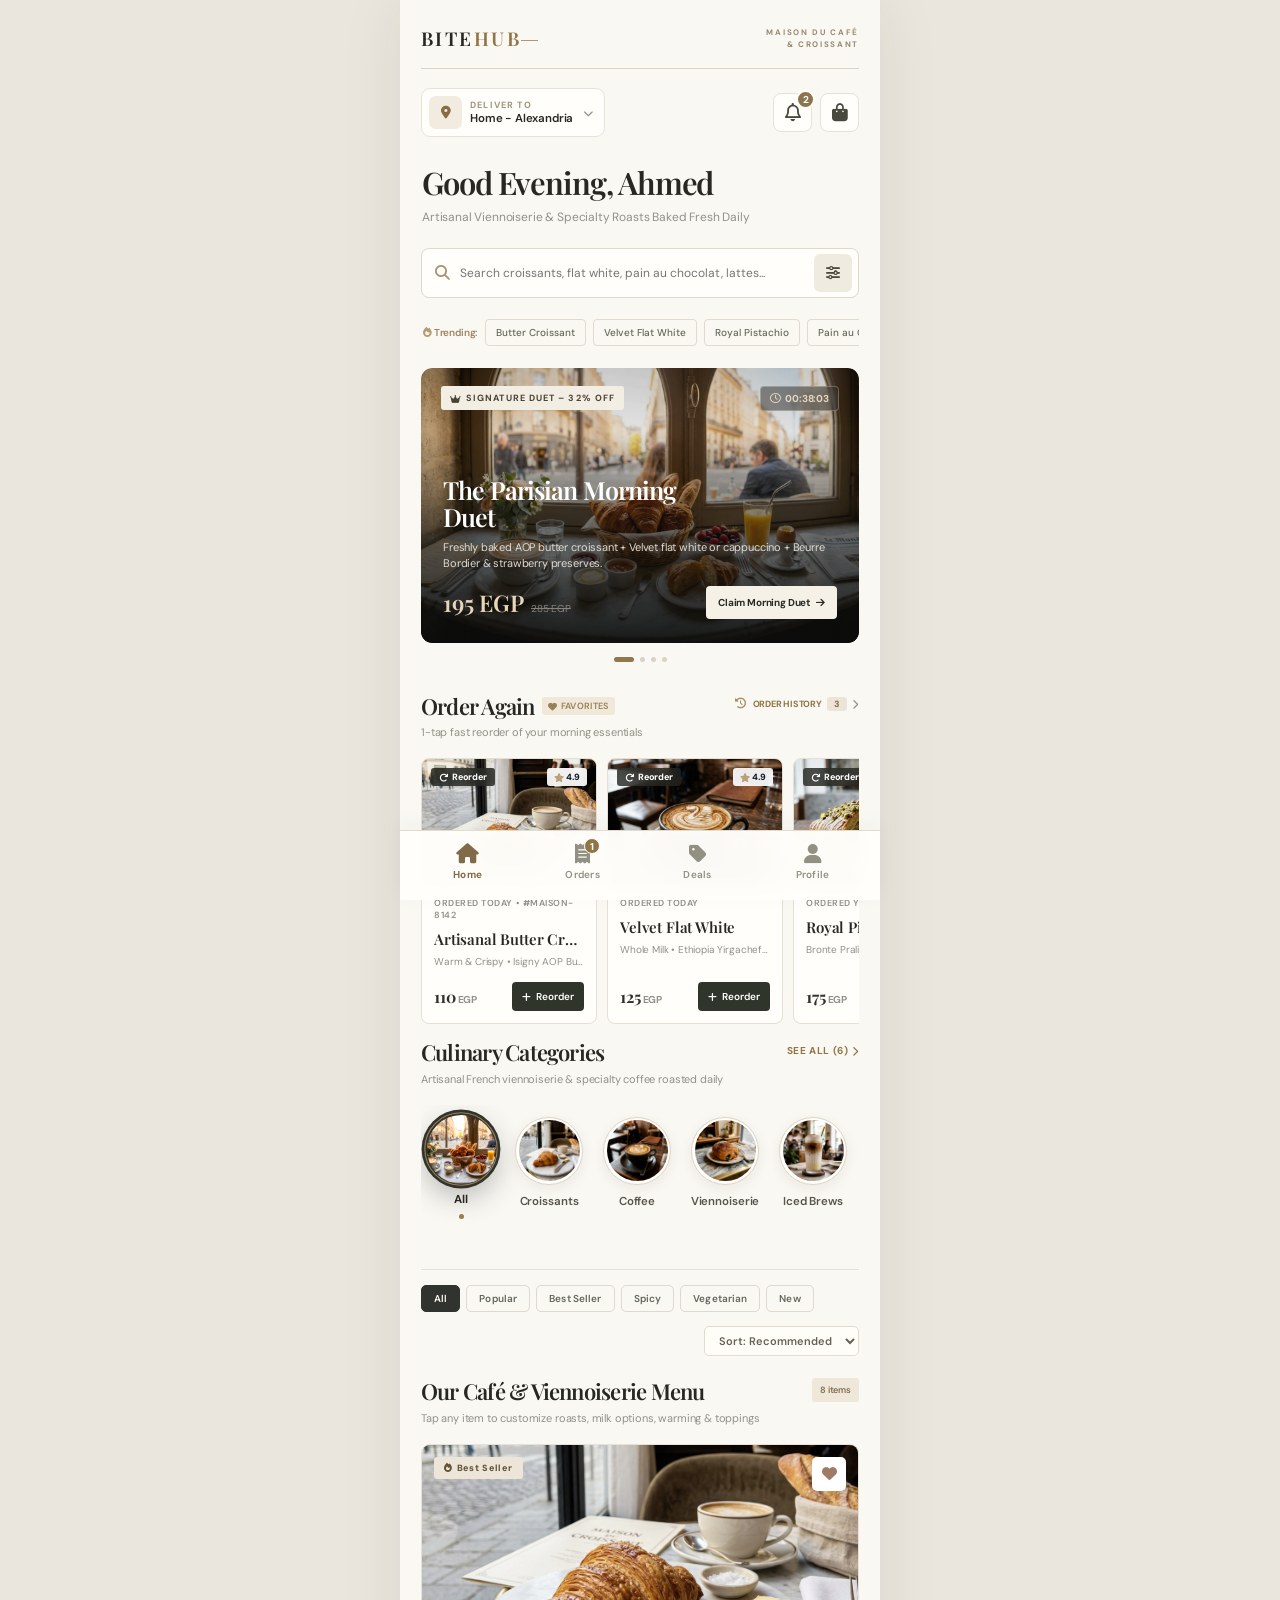
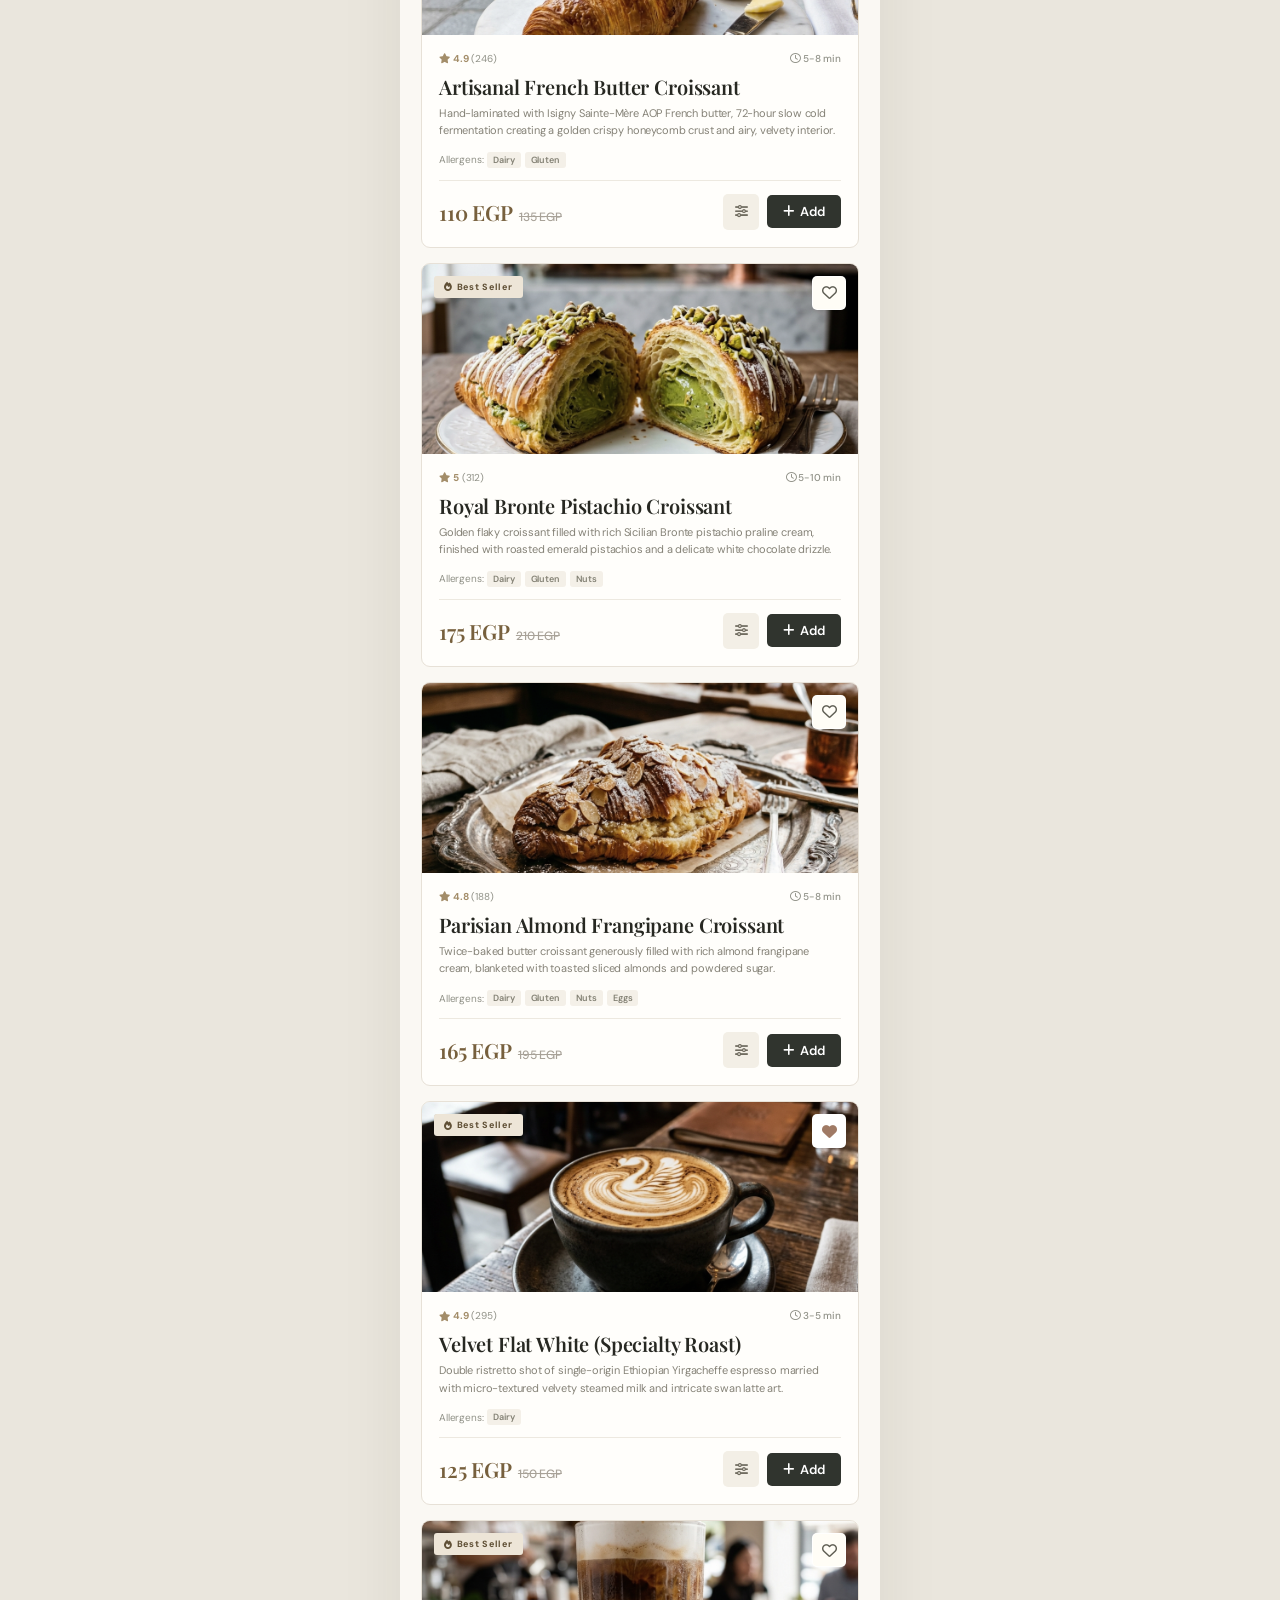
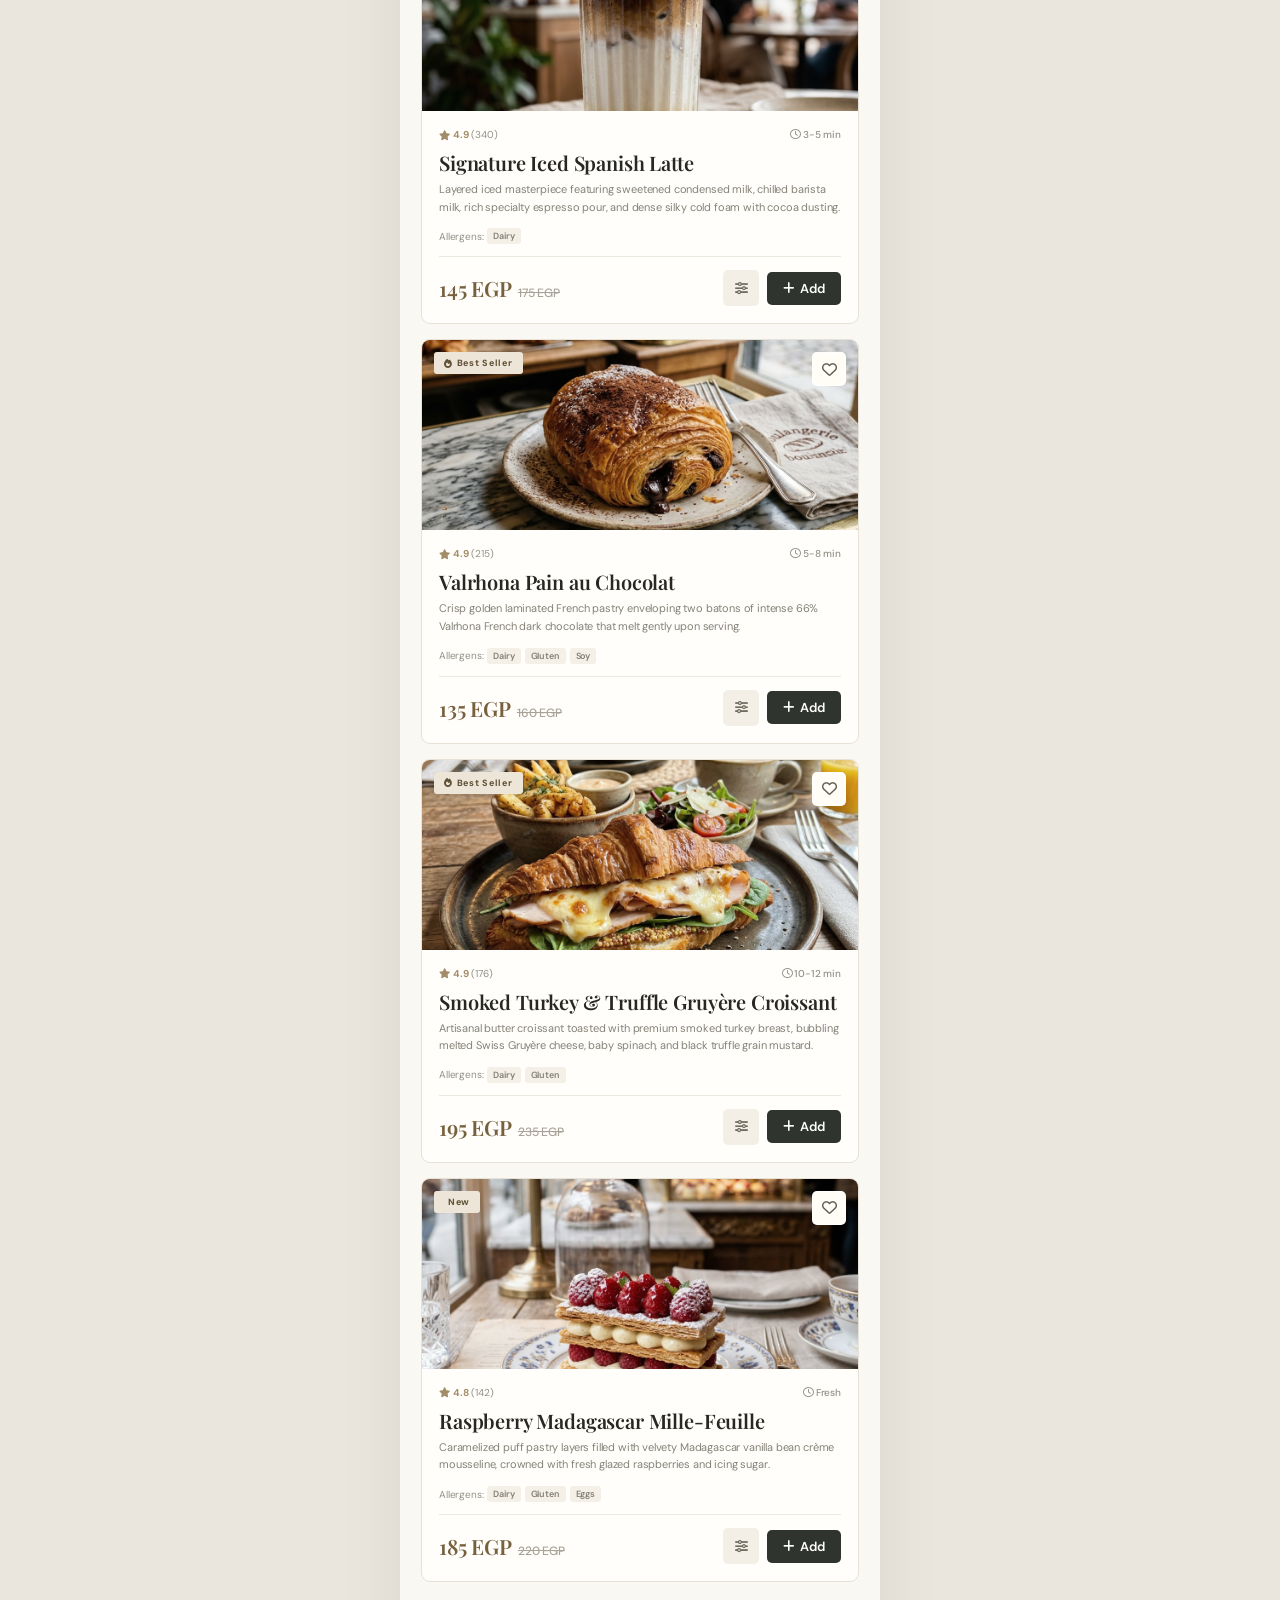
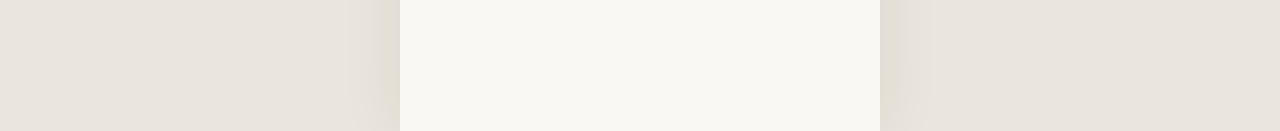
<file: index.html>
<!DOCTYPE html>
<html lang="en">
<head>
  <meta charset="UTF-8" />
  <meta name="viewport" content="width=device-width, initial-scale=1.0" />
  <title>BiteHub Maison - Artisanal Café & Viennoiserie (EGP)</title>

  <!-- Favicon & App Icons -->
  <link rel="icon" type="image/svg+xml" href="images/favicon.svg" />
  <link rel="alternate icon" type="image/png" href="images/favicon.png" />
  <link rel="apple-touch-icon" href="images/apple-touch-icon.png" />

  <!-- Modern Google Fonts -->
  <link rel="preconnect" href="https://fonts.googleapis.com">
  <link rel="preconnect" href="https://fonts.gstatic.com" crossorigin>
  <link href="https://fonts.googleapis.com/css2?family=Inter:wght@400;500;600;700;800&family=Outfit:wght@500;600;700;800;900&display=swap" rel="stylesheet">

  <link rel="stylesheet" href="style.css" />
  <link rel="stylesheet" href="luxe.css?v=6" />

  <!-- FontAwesome Icons -->
  <link
    rel="stylesheet"
    href="https://cdnjs.cloudflare.com/ajax/libs/font-awesome/6.5.2/css/all.min.css"
  />
</head>

<body>

  <main class="app home-app">
    <div class="luxe-wordmark" aria-label="BiteHub Maison edition"><strong>BITE<span>HUB</span><span class="wordmark-stem"></span></strong><small>MAISON DU CAFÉ<br>& CROISSANT</small></div>

    <!-- 1. LOCATION ON LEFT & ICONS ON RIGHT -->
    <header class="home-top-bar">
      <!-- Location on Left -->
      <div class="home-location-pill location-picker" title="Switch Delivery Location">
        <div class="loc-pin-bubble">
          <i class="fa-solid fa-location-dot"></i>
        </div>
        <div class="loc-pill-text">
          <span class="deliver-tag">Deliver to</span>
          <strong class="dynamic-active-address">Home – Alexandria</strong>
        </div>
        <i class="fa-solid fa-chevron-down loc-chevron"></i>
      </div>

      <div class="header-actions">
        <!-- Notification Bell with Unread Badge -->
        <button class="icon-circle-btn open-notif-btn" aria-label="Notifications" title="Notifications">
          <i class="fa-regular fa-bell"></i>
          <span class="notif-badge" style="display:none;">2</span>
        </button>

        <!-- Shopping Cart Icon with Item Count Badge -->
        <button class="icon-circle-btn open-cart-btn" aria-label="Shopping Cart" title="Shopping Cart">
          <i class="fa-solid fa-bag-shopping"></i>
          <span class="cart-badge" style="display:none;">0</span>
        </button>
      </div>
    </header>

    <!-- 2. NAME & WELCOME -->
    <section class="home-welcome-box">
      <h1 class="dynamic-user-greeting">Good Morning, Ahmed</h1>
      <p class="greeting-subtitle">Artisanal Viennoiserie & Specialty Roasts Baked Fresh Daily</p>
    </section>

    <!-- 3. SEARCH -->
    <section class="search-discovery-section" style="position:relative;">
      <div class="search-bar" id="searchBarWrapper">
        <i class="fa-solid fa-magnifying-glass search-icon"></i>
        <input
          type="text"
          id="searchInput"
          placeholder="Search croissants, flat white, pain au chocolat, lattes..."
          autocomplete="off"
        />
        <button class="clear-search-btn" id="clearSearchBtn" aria-label="Clear search" style="display: none;">
          <i class="fa-solid fa-xmark"></i>
        </button>
        <button class="filter-btn" id="filterModalBtn" aria-label="Filter" onclick="toggleSortMenu()">
          <i class="fa-solid fa-sliders"></i>
        </button>
      </div>

      <!-- Live Search Dropdown -->
      <div id="searchDropdown" class="search-dropdown" style="display:none;"></div>

      <!-- Quick Suggested Searches -->
      <div class="search-suggestions" id="searchSuggestions">
        <span class="suggest-label" id="suggestLabel"><i class="fa-solid fa-fire"></i> <span id="trendingLabelText">Trending:</span></span>
        <button class="suggest-pill" data-tag-en="Butter Croissant" data-tag-ar="كرواسون زبدة" onclick="applySearchTag(this)">Butter Croissant</button>
        <button class="suggest-pill" data-tag-en="Velvet Flat White" data-tag-ar="فلات وايت" onclick="applySearchTag(this)">Velvet Flat White</button>
        <button class="suggest-pill" data-tag-en="Royal Pistachio" data-tag-ar="كرواسون بستاشيو" onclick="applySearchTag(this)">Royal Pistachio</button>
        <button class="suggest-pill" data-tag-en="Pain au Chocolat" data-tag-ar="بان أو شوكولا" onclick="applySearchTag(this)">Pain au Chocolat</button>
        <button class="suggest-pill" data-tag-en="Spanish Latte" data-tag-ar="سبانش لاتيه" onclick="applySearchTag(this)">Spanish Latte</button>
        <button class="suggest-pill" data-tag-en="Savory Croissant" data-tag-ar="كرواسون مالح" onclick="applySearchTag(this)">Savory Croissant</button>
        <button class="suggest-pill" data-tag-en="Vanilla Mille-Feuille" data-tag-ar="ميل فوي" onclick="applySearchTag(this)">Vanilla Mille-Feuille</button>
      </div>
    </section>

    <style>
      .search-dropdown {
        position: absolute;
        top: calc(100% - 8px);
        left: 0; right: 0;
        background: var(--surface);
        border: 1px solid var(--border);
        border-radius: 16px;
        box-shadow: 0 16px 40px rgba(0,0,0,0.13);
        z-index: 500;
        overflow: hidden;
        max-height: 340px;
        overflow-y: auto;
        scrollbar-width: none;
      }
      .search-dropdown::-webkit-scrollbar { display: none; }
      .sdrop-item {
        display: flex;
        align-items: center;
        gap: 12px;
        padding: 10px 14px;
        border-bottom: 1px solid var(--border-light);
        cursor: pointer;
        transition: background 0.15s;
      }
      .sdrop-item:last-child { border-bottom: none; }
      .sdrop-item:hover { background: var(--surface-alt); }
      .sdrop-img {
        width: 44px; height: 44px;
        border-radius: 10px;
        object-fit: cover;
        flex-shrink: 0;
      }
      .sdrop-info { flex: 1; min-width: 0; }
      .sdrop-name {
        font-size: 13px; font-weight: 700;
        color: var(--text);
        white-space: nowrap; overflow: hidden; text-overflow: ellipsis;
      }
      .sdrop-price {
        font-size: 11px; color: var(--primary); font-weight: 700; margin-top: 2px;
      }
      .sdrop-add-btn {
        background: var(--primary-gradient);
        color: #fff;
        border: none;
        border-radius: 8px;
        padding: 6px 12px;
        font-size: 12px;
        font-weight: 700;
        cursor: pointer;
        flex-shrink: 0;
        transition: opacity 0.15s;
      }
      .sdrop-add-btn:hover { opacity: 0.88; }
      .sdrop-empty {
        padding: 20px;
        text-align: center;
        font-size: 13px;
        color: var(--muted);
      }
      .sdrop-count {
        padding: 8px 14px 6px;
        font-size: 10px;
        font-weight: 700;
        color: var(--muted);
        text-transform: uppercase;
        letter-spacing: 0.4px;
        border-bottom: 1px solid var(--border-light);
      }
    </style>

    <!-- 4. FLASH SALE, DEAL OF THE DAY & SPECIAL OFFERS (CAROUSEL) -->
    <section class="home-carousel-section" aria-label="Featured Feasts Carousel">
      <div class="home-carousel-wrapper" id="dealsCarouselWrapper">
        <div class="home-carousel-track" id="dealsCarouselTrack">

          <!-- Slide 1: The Parisian Morning Duet (32% OFF) -->
          <article class="carousel-slide-item" style="background-image: url('images/banner_morning_duo.jpg');">
            <div class="slide-header-badges">
              <span class="slide-main-badge flash">
                <i class="fa-solid fa-crown"></i> Signature Duet – 32% OFF
              </span>
              <span class="slide-timer-chip">
                <i class="fa-regular fa-clock"></i> <strong class="flash-sale-timer">01:42:35</strong>
              </span>
            </div>
            <div class="slide-body-content">
              <h3>The Parisian Morning Duet</h3>
              <p>Freshly baked AOP butter croissant + Velvet flat white or cappuccino + Beurre Bordier & strawberry preserves.</p>
              <div class="slide-footer-row">
                <div class="slide-price-stack">
                  <span class="current-val">195 EGP</span>
                  <span class="original-val">285 EGP</span>
                </div>
                <a href="product-detail.html?deal=deal-morning-duo" class="slide-cta-btn">
                  <span>Claim Morning Duet</span> <i class="fa-solid fa-arrow-right"></i>
                </a>
              </div>
            </div>
          </article>

          <!-- Slide 2: Roastery Tasting Flight (32% OFF) -->
          <article class="carousel-slide-item" style="background-image: url('images/banner_tasting_flight.jpg');">
            <div class="slide-header-badges">
              <span class="slide-main-badge day-deal">
                <i class="fa-solid fa-mug-hot"></i> Roastery Flight – 32% OFF
              </span>
              <span class="slide-timer-chip">
                <i class="fa-solid fa-stopwatch"></i> <strong class="deal-of-day-timer">23h : 59m : 59s</strong>
              </span>
            </div>
            <div class="slide-body-content">
              <h3>Specialty Roastery Tasting Flight</h3>
              <p>Layered Iced Spanish Latte with cold foam + Warm Valrhona Pain au Chocolat + Single-origin espresso tasting.</p>
              <div class="slide-footer-row">
                <div class="slide-price-stack">
                  <span class="current-val">245 EGP</span>
                  <span class="original-val">360 EGP</span>
                </div>
                <a href="product-detail.html?deal=deal-tasting-flight" class="slide-cta-btn">
                  <span>Order Flight</span> <i class="fa-solid fa-arrow-right"></i>
                </a>
              </div>
            </div>
          </article>

          <!-- Slide 3: Royal Pistachio Croissant -->
          <article class="carousel-slide-item" style="background-image: url('images/croissant_pistachio.jpg');">
            <div class="slide-header-badges">
              <span class="slide-main-badge offer">
                <i class="fa-solid fa-star"></i> Chef's Creation
              </span>
              <span class="slide-timer-chip" style="color: #93c5fd; border-color: rgba(147, 197, 253, 0.4);">
                <i class="fa-solid fa-fire"></i> Best Seller
              </span>
            </div>
            <div class="slide-body-content">
              <h3>Royal Bronte Pistachio Croissant</h3>
              <p>Filled with silky Sicilian Bronte pistachio praline cream, topped with roasted emerald pistachios & white chocolate.</p>
              <div class="slide-footer-row">
                <div class="slide-price-stack">
                  <span class="current-val">175 EGP</span>
                  <span class="original-val">210 EGP</span>
                </div>
                <a href="product-detail.html?id=croissant-pistachio" class="slide-cta-btn">
                  <span>Taste Luxury</span> <i class="fa-solid fa-arrow-right"></i>
                </a>
              </div>
            </div>
          </article>

          <!-- Slide 4: Maison Welcome Promo -->
          <article class="carousel-slide-item" style="background-image: url('images/croissant_almond.jpg');">
            <div class="slide-header-badges">
              <span class="slide-main-badge offer" style="background: linear-gradient(135deg, #10b981 0%, #059669 100%);">
                <i class="fa-solid fa-ticket"></i> Welcome Voucher
              </span>
              <span class="slide-timer-chip" style="color: #6ee7b7; border-color: rgba(110, 231, 183, 0.4);">
                Code: MAISON50
              </span>
            </div>
            <div class="slide-body-content">
              <h3>Save 50 EGP on First Order</h3>
              <p>Apply code MAISON50 at checkout for an instant 50 EGP discount on artisan coffee & croissants (min. 200 EGP)!</p>
              <div class="slide-footer-row">
                <div class="slide-price-stack">
                  <span class="current-val" style="color: #34d399;">50 EGP OFF</span>
                  <span class="original-val" style="text-decoration:none; opacity:0.9;">Min. 200 EGP</span>
                </div>
                <button onclick="AppState.applyVoucher('MAISON50')" class="slide-cta-btn" style="border:none; cursor:pointer;">
                  <span>Apply Code</span> <i class="fa-solid fa-check"></i>
                </button>
              </div>
            </div>
          </article>

        </div>
      </div>

      <!-- Carousel Dot Indicators -->
      <div class="carousel-dots-row" id="carouselDots">
        <span class="carousel-dot-indicator active" onclick="goToDealSlide(0)"></span>
        <span class="carousel-dot-indicator" onclick="goToDealSlide(1)"></span>
        <span class="carousel-dot-indicator" onclick="goToDealSlide(2)"></span>
        <span class="carousel-dot-indicator" onclick="goToDealSlide(3)"></span>
      </div>
    </section>



      <!-- Section Headline with Dedicated "Order History" Pill Button -->
      <div class="order-again-header-row">
        <div class="oah-left">
          <div class="oah-title-group">
            <h2>Order Again</h2>
            <span class="oah-fav-badge"><i class="fa-solid fa-heart"></i> Favorites</span>
          </div>
          <p>1-tap fast reorder of your morning essentials</p>
        </div>
        <a href="orders.html" class="order-history-badge-btn" title="View Full Order History & Receipts">
          <div class="ohb-icon"><i class="fa-solid fa-clock-rotate-left"></i></div>
          <span class="ohb-text">Order History</span>
          <span class="ohb-count" id="homePastOrdersCount">2</span>
          <i class="fa-solid fa-chevron-right ohb-arrow"></i>
        </a>
      </div>

      <!-- Modern Visual Cards Scroller -->
      <div class="order-again-scroller-v2" id="orderAgainScroller">
        
        <!-- Reorder Item 1: Butter Croissant -->
        <article class="reorder-card-item">
          <div class="rc-media-box">
            <img src="images/croissant_butter.jpg" alt="Artisanal French Butter Croissant" />
            <div class="rc-media-overlay">
              <span class="rc-tag-reorder"><i class="fa-solid fa-arrow-rotate-right"></i> Reorder</span>
              <span class="rc-tag-rating"><i class="fa-solid fa-star"></i> 4.9</span>
            </div>
          </div>
          <div class="rc-body">
            <span class="rc-date">Ordered Today • #MAISON-8142</span>
            <h4 class="rc-title" title="Artisanal Butter Croissant">Artisanal Butter Croissant</h4>
            <p class="rc-options">Warm & Crispy • Isigny AOP Butter</p>
            <div class="rc-footer">
              <div class="rc-price-box">
                <span class="rc-price">110</span>
                <span class="rc-curr">EGP</span>
              </div>
              <button class="rc-reorder-btn" onclick="quickReorderDirect('croissant-butter')" aria-label="Reorder Artisanal Butter Croissant">
                <i class="fa-solid fa-plus"></i>
                <span>Reorder</span>
              </button>
            </div>
          </div>
        </article>

        <!-- Reorder Item 2: Flat White -->
        <article class="reorder-card-item">
          <div class="rc-media-box">
            <img src="images/coffee_latte.jpg" alt="Velvet Flat White" />
            <div class="rc-media-overlay">
              <span class="rc-tag-reorder"><i class="fa-solid fa-arrow-rotate-right"></i> Reorder</span>
              <span class="rc-tag-rating"><i class="fa-solid fa-star"></i> 4.9</span>
            </div>
          </div>
          <div class="rc-body">
            <span class="rc-date">Ordered Today</span>
            <h4 class="rc-title" title="Velvet Flat White">Velvet Flat White</h4>
            <p class="rc-options">Whole Milk • Ethiopia Yirgacheffe</p>
            <div class="rc-footer">
              <div class="rc-price-box">
                <span class="rc-price">125</span>
                <span class="rc-curr">EGP</span>
              </div>
              <button class="rc-reorder-btn" onclick="quickReorderDirect('coffee-flat-white')" aria-label="Reorder Velvet Flat White">
                <i class="fa-solid fa-plus"></i>
                <span>Reorder</span>
              </button>
            </div>
          </div>
        </article>

        <!-- Reorder Item 3: Pistachio Croissant -->
        <article class="reorder-card-item">
          <div class="rc-media-box">
            <img src="images/croissant_pistachio.jpg" alt="Royal Bronte Pistachio Croissant" />
            <div class="rc-media-overlay">
              <span class="rc-tag-reorder"><i class="fa-solid fa-arrow-rotate-right"></i> Reorder</span>
              <span class="rc-tag-rating"><i class="fa-solid fa-star"></i> 5.0</span>
            </div>
          </div>
          <div class="rc-body">
            <span class="rc-date">Ordered Yesterday</span>
            <h4 class="rc-title" title="Royal Pistachio Croissant">Royal Pistachio Croissant</h4>
            <p class="rc-options">Bronte Praline • White Chocolate</p>
            <div class="rc-footer">
              <div class="rc-price-box">
                <span class="rc-price">175</span>
                <span class="rc-curr">EGP</span>
              </div>
              <button class="rc-reorder-btn" onclick="quickReorderDirect('croissant-pistachio')" aria-label="Reorder Royal Pistachio Croissant">
                <i class="fa-solid fa-plus"></i>
                <span>Reorder</span>
              </button>
            </div>
          </div>
        </article>

        <!-- Reorder Item 4: Iced Spanish Latte -->
        <article class="reorder-card-item">
          <div class="rc-media-box">
            <img src="images/iced_spanish_latte.jpg" alt="Signature Iced Spanish Latte" />
            <div class="rc-media-overlay">
              <span class="rc-tag-reorder"><i class="fa-solid fa-arrow-rotate-right"></i> Reorder</span>
              <span class="rc-tag-rating"><i class="fa-solid fa-star"></i> 4.9</span>
            </div>
          </div>
          <div class="rc-body">
            <span class="rc-date">Ordered Yesterday</span>
            <h4 class="rc-title" title="Signature Iced Spanish Latte">Iced Spanish Latte</h4>
            <p class="rc-options">Maison Classic • Silky Cold Foam</p>
            <div class="rc-footer">
              <div class="rc-price-box">
                <span class="rc-price">145</span>
                <span class="rc-curr">EGP</span>
              </div>
              <button class="rc-reorder-btn" onclick="quickReorderDirect('coffee-latte-spanish')" aria-label="Reorder Iced Spanish Latte">
                <i class="fa-solid fa-plus"></i>
                <span>Reorder</span>
              </button>
            </div>
          </div>
        </article>

      </div>
    </section>
    <!-- 4. CATEGORIES HORIZONTAL SCROLLER -->
    <section class="categories-section">
      <div class="section-headline">
        <div>
          <h2>Culinary Categories</h2>
          <p>Artisanal French viennoiserie & specialty coffee roasted daily</p>
        </div>
        <button class="see-all-link" id="seeAllCategoriesBtn" onclick="openAllCategoriesModal()">
          See All (6) <i class="fa-solid fa-chevron-right"></i>
        </button>
      </div>
      <div class="categories-modern-scroller" id="categoryChips">
        <button class="category-modern-card active" data-category="all" aria-label="All Categories">
          <div class="category-icon-squircle all">
            <img src="images/banner_morning_duo.jpg" alt="All Menu" class="category-circle-img" />
          </div>
          <span class="category-modern-label">All</span>
        </button>
        <button class="category-modern-card" data-category="croissants" aria-label="Croissants">
          <div class="category-icon-squircle croissants">
            <img src="images/croissant_butter.jpg" alt="Croissants" class="category-circle-img" />
          </div>
          <span class="category-modern-label">Croissants</span>
        </button>
        <button class="category-modern-card" data-category="coffee" aria-label="Specialty Coffee">
          <div class="category-icon-squircle coffee">
            <img src="images/coffee_latte.jpg" alt="Specialty Coffee" class="category-circle-img" />
          </div>
          <span class="category-modern-label">Coffee</span>
        </button>
        <button class="category-modern-card" data-category="viennoiserie" aria-label="Viennoiserie & Danishes">
          <div class="category-icon-squircle viennoiserie">
            <img src="images/pain_au_chocolat.jpg" alt="Viennoiserie" class="category-circle-img" />
          </div>
          <span class="category-modern-label">Viennoiserie</span>
        </button>
        <button class="category-modern-card" data-category="iced" aria-label="Iced Brews & Lattes">
          <div class="category-icon-squircle iced">
            <img src="images/iced_spanish_latte.jpg" alt="Iced Brews" class="category-circle-img" />
          </div>
          <span class="category-modern-label">Iced Brews</span>
        </button>
        <button class="category-modern-card" data-category="savory" aria-label="Savory & Brunch Croissants">
          <div class="category-icon-squircle savory">
            <img src="images/croissant_savory.jpg" alt="Savory & Brunch" class="category-circle-img" />
          </div>
          <span class="category-modern-label">Savory</span>
        </button>
        <button class="category-modern-card" data-category="patisserie" aria-label="Patisserie & Sweets">
          <div class="category-icon-squircle patisserie">
            <img src="images/patisserie_millefeuille.jpg" alt="Patisserie" class="category-circle-img" />
          </div>
          <span class="category-modern-label">Patisserie</span>
        </button>
      </div>
    </section>
    
    <!-- Product Discovery Filters & Sorting -->
    <section class="filters-sorting-bar">
      <div class="filter-pills-list">
        <button class="filter-tag-pill active" onclick="setProductFilter('all', this)">All</button>
        <button class="filter-tag-pill" onclick="setProductFilter('popular', this)">Popular</button>
        <button class="filter-tag-pill" onclick="setProductFilter('bestseller', this)">Best Seller</button>
        <button class="filter-tag-pill" onclick="setProductFilter('spicy', this)">Spicy</button>
        <button class="filter-tag-pill" onclick="setProductFilter('veg', this)">Vegetarian</button>
        <button class="filter-tag-pill" onclick="setProductFilter('new', this)">New</button>
      </div>

      <div class="sort-selector-wrapper">
        <select id="sortSelect" onchange="applySorting(this.value)">
          <option value="recommended">Sort: Recommended</option>
          <option value="popular">Most Popular</option>
          <option value="price-asc">Price: Low to High</option>
          <option value="price-desc">Price: High to Low</option>
          <option value="rating">Highest Rated</option>
        </select>
      </div>
    </section>

    <!-- Food Menu Items Grid -->
    <section class="featured-section">
      <div class="section-headline">
        <div>
          <h2>Our Café & Viennoiserie Menu</h2>
          <p>Tap any item to customize roasts, milk options, warming & toppings</p>
        </div>
        <span class="items-found" id="itemsCountBadge">12 items</span>
      </div>

      <div class="products-grid" id="mainProductsGrid">
        <!-- Injected and filtered dynamically by JS -->
      </div>

      <!-- Empty State -->
      <div class="empty-state" id="emptyState" style="display: none;">
        <i class="fa-solid fa-magnifying-glass"></i>
        <h4 id="emptyStateTitle">No dishes found</h4>
        <p id="emptyStateDesc">Try searching for a different dish, ingredient, or reset filters.</p>
        <button class="reset-filter-btn" id="emptyStateResetBtn" onclick="resetAllFilters()">Reset All Filters</button>
      </div>
    </section>

    <!-- ALL CATEGORIES MODAL -->
    <div class="all-categories-modal" id="allCategoriesModal">
      <div class="all-cat-card">
        <div class="all-cat-header">
          <h3 id="allCatModalTitle">All Café Categories</h3>
          <button onclick="closeAllCategoriesModal()"><i class="fa-solid fa-xmark"></i></button>
        </div>
        <button class="all-cat-all-btn" id="allCatFullMenuBtn" data-category="all" onclick="selectModalCategory('all')">
          <div class="cat-modal-thumb-box"><img src="images/banner_morning_duo.jpg" alt="All Menu" /></div>
          <span class="cat-modal-name">View Complete Menu (All Items)</span>
        </button>
        <div class="all-cat-grid">
          <div class="cat-modal-item" data-category="croissants" onclick="selectModalCategory('croissants')">
            <div class="cat-modal-thumb-box"><img src="images/croissant_butter.jpg" alt="Croissants" /></div>
            <strong class="cat-modal-name">Croissants</strong>
          </div>
          <div class="cat-modal-item" data-category="coffee" onclick="selectModalCategory('coffee')">
            <div class="cat-modal-thumb-box"><img src="images/coffee_latte.jpg" alt="Specialty Coffee" /></div>
            <strong class="cat-modal-name">Specialty Coffee</strong>
          </div>
          <div class="cat-modal-item" data-category="viennoiserie" onclick="selectModalCategory('viennoiserie')">
            <div class="cat-modal-thumb-box"><img src="images/pain_au_chocolat.jpg" alt="Viennoiserie & Pain" /></div>
            <strong class="cat-modal-name">Viennoiserie & Pain</strong>
          </div>
          <div class="cat-modal-item" data-category="iced" onclick="selectModalCategory('iced')">
            <div class="cat-modal-thumb-box"><img src="images/iced_spanish_latte.jpg" alt="Iced Brews & Lattes" /></div>
            <strong class="cat-modal-name">Iced Brews & Lattes</strong>
          </div>
          <div class="cat-modal-item" data-category="savory" onclick="selectModalCategory('savory')">
            <div class="cat-modal-thumb-box"><img src="images/croissant_savory.jpg" alt="Savory & Brunch" /></div>
            <strong class="cat-modal-name">Savory & Brunch</strong>
          </div>
          <div class="cat-modal-item" data-category="patisserie" onclick="selectModalCategory('patisserie')">
            <div class="cat-modal-thumb-box"><img src="images/patisserie_millefeuille.jpg" alt="Patisserie & Sweets" /></div>
            <strong class="cat-modal-name">Patisserie & Sweets</strong>
          </div>
        </div>
      </div>
    </div></div>

    <!-- 7. BOTTOM NAVIGATION BAR (4 DESTINATIONS: HOME | ORDERS | DEALS | PROFILE) -->
    <nav class="bottom-nav">
      <a href="index.html" class="nav-item active">
        <i class="fa-solid fa-house"></i>
        <span>Home</span>
      </a>

      <a href="orders.html" class="nav-item">
        <div class="nav-icon-container">
          <i class="fa-solid fa-receipt"></i>
          <span class="nav-badge">1</span>
        </div>
        <span>Orders</span>
      </a>

      <a href="deals.html" class="nav-item">
        <div class="nav-icon-container">
          <i class="fa-solid fa-tag"></i>
        </div>
        <span>Deals</span>
      </a>

      <a href="profile.html" class="nav-item">
        <i class="fa-solid fa-user"></i>
        <span>Profile</span>
      </a>
    </nav>

  </main>

  <!-- Central App-State Logic -->
  <script src="app-state.js"></script>

  <!-- Home Dynamic Logic, Carousel & Filter Script -->
  <script>
    let currentCategory = 'all';
    let currentTagFilter = 'all';
    let currentSort = 'recommended';

    // Carousel State
    let currentSlide = 0;
    const totalSlides = 4;
    let carouselInterval = null;

    document.addEventListener('DOMContentLoaded', () => {
      renderProductsGrid();
      initHomeInteractions();
      initDealsCarousel();
      initHomeOrderWidgets();
      translateHomeElementsAr();
    });

    function translateHomeElementsAr() {
      const isAr = AppState.getLanguage() === 'ar';
      if (!isAr) return;

      // 0. Page Title & Welcome Subtitle
      document.title = 'بايت هَب ميزون - مخبوزات باريسية وقهوة مختصة (ج.م)';
      const welcomeSub = document.querySelector('.greeting-subtitle');
      if (welcomeSub) welcomeSub.textContent = 'ماذا تحب أن تتذوق اليوم من القهوة والمخبوزات الطازجة؟';

      // 1. Search Bar & Trending Suggestions
      const searchInput = document.getElementById('searchInput');
      if (searchInput) {
        searchInput.placeholder = 'ابحث عن كرواسون، فلات وايت، بان أو شوكولا، سبانش لاتيه...';
      }
      const trendingLabel = document.getElementById('trendingLabelText');
      if (trendingLabel) trendingLabel.textContent = 'الأكثر طلباً:';

      document.querySelectorAll('.suggest-pill').forEach(pill => {
        const ar = pill.getAttribute('data-tag-ar');
        if (ar) pill.textContent = ar;
      });

      // 2. Carousel Slides
      const slide1Title = document.querySelector('.carousel-slide-item:nth-child(1) .slide-body-content h3');
      const slide1Desc = document.querySelector('.carousel-slide-item:nth-child(1) .slide-body-content p');
      const slide1Badge = document.querySelector('.carousel-slide-item:nth-child(1) .slide-main-badge');
      const slide1Cta = document.querySelector('.carousel-slide-item:nth-child(1) .slide-cta-btn span');
      if (slide1Title) slide1Title.textContent = 'ثنائية الصباح الباريسية (قهوة وكرواسون)';
      if (slide1Desc) slide1Desc.textContent = 'كرواسون زبدة فرنسي فاخر طازج + فلات وايت بحليب مخملي + زبدة بورديه ومربى الفراولة.';
      if (slide1Badge) slide1Badge.innerHTML = `<i class="fa-solid fa-crown"></i> ثنائية مميزة – خصم 32%`;
      if (slide1Cta) slide1Cta.textContent = 'اطلب ثنائية الصباح';

      const slide2Title = document.querySelector('.carousel-slide-item:nth-child(2) .slide-body-content h3');
      const slide2Desc = document.querySelector('.carousel-slide-item:nth-child(2) .slide-body-content p');
      const slide2Badge = document.querySelector('.carousel-slide-item:nth-child(2) .slide-main-badge');
      const slide2Cta = document.querySelector('.carousel-slide-item:nth-child(2) .slide-cta-btn span');
      if (slide2Title) slide2Title.textContent = 'باقة تذوق محامص الميزون';
      if (slide2Desc) slide2Desc.textContent = 'سبانش لاتيه مثلج مميز بطبقات الحليب المكثف + بان أو شوكولا فالرونا ساخن + تذوق اسبريسو مختص.';
      if (slide2Badge) slide2Badge.innerHTML = `<i class="fa-solid fa-mug-hot"></i> باقة المحمصة – خصم 32%`;
      if (slide2Cta) slide2Cta.textContent = 'اطلب الباقة';

      const slide3Title = document.querySelector('.carousel-slide-item:nth-child(3) .slide-body-content h3');
      const slide3Desc = document.querySelector('.carousel-slide-item:nth-child(3) .slide-body-content p');
      const slide3Badge = document.querySelector('.carousel-slide-item:nth-child(3) .slide-main-badge');
      const slide3Chip = document.querySelector('.carousel-slide-item:nth-child(3) .slide-timer-chip');
      const slide3Cta = document.querySelector('.carousel-slide-item:nth-child(3) .slide-cta-btn span');
      if (slide3Title) slide3Title.textContent = 'كرواسون البستاشيو والشوكولاتة البيضاء';
      if (slide3Desc) slide3Desc.textContent = 'محشو بكريمة برالين فستق برونتي الصقلي الفاخر، مزين بالفستق المحمص والشوكولاتة البيضاء.';
      if (slide3Badge) slide3Badge.innerHTML = `<i class="fa-solid fa-star"></i> إبداع الشيف`;
      if (slide3Chip) slide3Chip.innerHTML = `<i class="fa-solid fa-fire"></i> الأكثر طلباً`;
      if (slide3Cta) slide3Cta.textContent = 'تذوق الفخامة';

      const slide4Title = document.querySelector('.carousel-slide-item:nth-child(4) .slide-body-content h3');
      const slide4Desc = document.querySelector('.carousel-slide-item:nth-child(4) .slide-body-content p');
      const slide4Badge = document.querySelector('.carousel-slide-item:nth-child(4) .slide-main-badge');
      const slide4Cta = document.querySelector('.carousel-slide-item:nth-child(4) .slide-cta-btn span');
      if (slide4Title) slide4Title.textContent = 'وفّر 50 ج.م على أول طلب لك';
      if (slide4Desc) slide4Desc.textContent = 'استخدم كود MAISON50 عند الدفع لتحصل على خصم فوري 50 ج.م للطلبات من 200 ج.م!';
      if (slide4Badge) slide4Badge.innerHTML = `<i class="fa-solid fa-ticket"></i> كود ترحيبي`;
      if (slide4Cta) slide4Cta.textContent = 'تطبيق الكود';

      // 3. Order Again Section Titles & Cards
      const oahTitle = document.querySelector('.oah-title-group h2');
      const oahFav = document.querySelector('.oah-fav-badge');
      const oahSub = document.querySelector('.oah-left p');
      const ohbText = document.querySelector('.ohb-text');
      if (oahTitle) oahTitle.textContent = 'اطلب مجدداً';
      if (oahFav) oahFav.innerHTML = `<i class="fa-solid fa-heart"></i> المفضلة`;
      if (oahSub) oahSub.textContent = 'إعادة طلب سريعة بنقرة واحدة لقهوتك ومخبوزاتك المفضلة';
      if (ohbText) ohbText.textContent = 'سجل الطلبات';

      const reorderCards = document.querySelectorAll('.reorder-card-item');
      if (reorderCards.length >= 4) {
        // Butter Croissant
        const t0 = reorderCards[0].querySelector('.rc-title');
        const o0 = reorderCards[0].querySelector('.rc-options');
        const c0 = reorderCards[0].querySelector('.rc-curr');
        const b0 = reorderCards[0].querySelector('.rc-reorder-btn span');
        const tg0 = reorderCards[0].querySelector('.rc-tag-reorder');
        if (t0) t0.textContent = 'كرواسون الزبدة الفرنسية';
        if (o0) o0.textContent = 'ساخن ومقرمش • زبدة إيزيني AOP';
        if (c0) c0.textContent = 'ج.م';
        if (b0) b0.textContent = 'أعد الطلب';
        if (tg0) tg0.innerHTML = `<i class="fa-solid fa-arrow-rotate-right"></i> طلب متكرر`;

        // Flat White
        const t1 = reorderCards[1].querySelector('.rc-title');
        const o1 = reorderCards[1].querySelector('.rc-options');
        const c1 = reorderCards[1].querySelector('.rc-curr');
        const b1 = reorderCards[1].querySelector('.rc-reorder-btn span');
        const tg1 = reorderCards[1].querySelector('.rc-tag-reorder');
        if (t1) t1.textContent = 'فلات وايت مخملي';
        if (o1) o1.textContent = 'حليب كامل الدسم • بن إثيوبي';
        if (c1) c1.textContent = 'ج.م';
        if (b1) b1.textContent = 'أعد الطلب';
        if (tg1) tg1.innerHTML = `<i class="fa-solid fa-arrow-rotate-right"></i> طلب متكرر`;

        // Pistachio Croissant
        const t2 = reorderCards[2].querySelector('.rc-title');
        const o2 = reorderCards[2].querySelector('.rc-options');
        const c2 = reorderCards[2].querySelector('.rc-curr');
        const b2 = reorderCards[2].querySelector('.rc-reorder-btn span');
        const tg2 = reorderCards[2].querySelector('.rc-tag-reorder');
        if (t2) t2.textContent = 'كرواسون البستاشيو الملكي';
        if (o2) o2.textContent = 'برالين برونتي • شوكولاتة بيضاء';
        if (c2) c2.textContent = 'ج.م';
        if (b2) b2.textContent = 'أعد الطلب';
        if (tg2) tg2.innerHTML = `<i class="fa-solid fa-arrow-rotate-right"></i> طلب متكرر`;

        // Iced Spanish Latte
        const t3 = reorderCards[3].querySelector('.rc-title');
        const o3 = reorderCards[3].querySelector('.rc-options');
        const c3 = reorderCards[3].querySelector('.rc-curr');
        const b3 = reorderCards[3].querySelector('.rc-reorder-btn span');
        const tg3 = reorderCards[3].querySelector('.rc-tag-reorder');
        if (t3) t3.textContent = 'سبانش لاتيه مثلج';
        if (o3) o3.textContent = 'كلاسيك ميزون • رغوة حليب باردة';
        if (c3) c3.textContent = 'ج.م';
        if (b3) b3.textContent = 'أعد الطلب';
        if (tg3) tg3.innerHTML = `<i class="fa-solid fa-arrow-rotate-right"></i> طلب متكرر`;
      }

      // 4. Categories Section Header
      const catSecTitle = document.querySelector('.categories-section .section-headline h2');
      const catSecSub = document.querySelector('.categories-section .section-headline p');
      const seeAllBtn = document.getElementById('seeAllCategoriesBtn');
      if (catSecTitle) catSecTitle.textContent = 'أقسام القهوة والمخبوزات';
      if (catSecSub) catSecSub.textContent = 'مخبوزات باريسية طازجة وقهوة مختصة يومياً';
      if (seeAllBtn) seeAllBtn.innerHTML = `عرض الكل (6) <i class="fa-solid fa-chevron-left"></i>`;

      // 5. Category Scroller Cards
      const catLabelsMap = {
        'all': 'جميع الأصناف',
        'croissants': 'كرواسون فرنسي',
        'coffee': 'قهوة مختصة',
        'viennoiserie': 'دانش وفينوازري',
        'iced': 'مشروبات مثلجة',
        'savory': 'كرواسون مالح وبرانش',
        'patisserie': 'حلويات وتارت'
      };
      document.querySelectorAll('#categoryChips .category-modern-card').forEach(card => {
        const cat = card.getAttribute('data-category');
        const lbl = card.querySelector('.category-modern-label');
        if (lbl && catLabelsMap[cat]) lbl.textContent = catLabelsMap[cat];
      });

      // 6. Filter Tag Pills
      const filterPills = document.querySelectorAll('.filter-tag-pill');
      const filterMap = [
        'الكل',
        'الأكثر شهرة',
        'الأكثر مبيعاً',
        'ساخن ومقرمش',
        'نباتي',
        'جديد ومميز'
      ];
      filterPills.forEach((p, idx) => {
        if (filterMap[idx]) p.textContent = filterMap[idx];
      });

      // 7. Sort Select Dropdown
      const sortSelect = document.getElementById('sortSelect');
      if (sortSelect && sortSelect.options) {
        if (sortSelect.options[0]) sortSelect.options[0].text = 'ترتيب: الموصى به';
        if (sortSelect.options[1]) sortSelect.options[1].text = 'الأكثر طلباً';
        if (sortSelect.options[2]) sortSelect.options[2].text = 'السعر: من الأقل للأعلى';
        if (sortSelect.options[3]) sortSelect.options[3].text = 'السعر: من الأعلى للأقل';
        if (sortSelect.options[4]) sortSelect.options[4].text = 'الأعلى تقييماً';
      }

      // 8. Gourmet Menu Headline
      const menuTitle = document.querySelector('.featured-section .section-headline h2');
      const menuSub = document.querySelector('.featured-section .section-headline p');
      if (menuTitle) menuTitle.textContent = 'قائمة القهوة والمخبوزات الفاخرة';
      if (menuSub) menuSub.textContent = 'اضغط على أي صنف لتخصيص نوع الحليب، درجة التحميص والتسخين والإضافات';

      // 9. All Categories Modal
      const modalTitle = document.getElementById('allCatModalTitle');
      if (modalTitle) modalTitle.textContent = 'جميع أقسام القهوة والمخبوزات';
      const modalMap = {
        'all': 'جميع الأصناف',
        'croissants': 'كرواسون فرنسي فاخر',
        'coffee': 'قهوة مختصة ساخنة',
        'viennoiserie': 'دانش وفينوازري وشوكولا',
        'iced': 'مشروبات مثلجة وبستاشيو',
        'savory': 'كرواسون مالح وبرانش',
        'patisserie': 'حلويات وتارت فرنسي'
      };
      document.querySelectorAll('.cat-modal-item').forEach(item => {
        const nameEl = item.querySelector('.cat-modal-name') || item.querySelector('strong');
        const cat = item.getAttribute('data-category');
        if (cat && modalMap[cat] && nameEl) {
          nameEl.textContent = modalMap[cat];
        }
      });
      const modalAllBtn = document.querySelector('.all-cat-all-btn .cat-modal-name');
      if (modalAllBtn) modalAllBtn.textContent = 'عرض القائمة الكاملة (جميع الأصناف)';
    }

    /* ==========================================================================
       Deals Carousel Controls (Flash Sale, Deal of Day, Special Offers)
       ========================================================================== */
    function initDealsCarousel() {
      startCarouselTimer();

      const wrapper = document.getElementById('dealsCarouselWrapper');
      if (wrapper) {
        wrapper.addEventListener('mouseenter', stopCarouselTimer);
        wrapper.addEventListener('mouseleave', startCarouselTimer);
        wrapper.addEventListener('touchstart', stopCarouselTimer, { passive: true });
        wrapper.addEventListener('touchend', startCarouselTimer, { passive: true });
      }
    }

    function startCarouselTimer() {
      stopCarouselTimer();
      carouselInterval = setInterval(() => {
        nextDealSlide();
      }, 4800);
    }

    function stopCarouselTimer() {
      if (carouselInterval) clearInterval(carouselInterval);
    }

    function updateCarouselPosition() {
      const track = document.getElementById('dealsCarouselTrack');
      const isRtl = document.documentElement.dir === 'rtl';
      if (track) {
        track.style.transform = isRtl 
          ? `translateX(${currentSlide * 100}%)` 
          : `translateX(-${currentSlide * 100}%)`;
      }
      document.querySelectorAll('#carouselDots .carousel-dot-indicator').forEach((dot, idx) => {
        dot.classList.toggle('active', idx === currentSlide);
      });
    }

    function nextDealSlide() {
      currentSlide = (currentSlide + 1) % totalSlides;
      updateCarouselPosition();
    }

    function prevDealSlide() {
      currentSlide = (currentSlide - 1 + totalSlides) % totalSlides;
      updateCarouselPosition();
    }

    function goToDealSlide(idx) {
      currentSlide = idx;
      updateCarouselPosition();
      startCarouselTimer();
    }

    /* ==========================================================================
       Home Search, Filtering & Categories
       ========================================================================== */
    function toggleSortMenu() {
      const sortSelect = document.getElementById('sortSelect');
      if (sortSelect) {
        sortSelect.scrollIntoView({ behavior: 'smooth', block: 'center' });
        sortSelect.focus();
      }
    }

    function initHomeInteractions() {
      // Category modern cards / chips
      document.querySelectorAll('#categoryChips .category-modern-card, #categoryChips .category-chip').forEach(chip => {
        chip.addEventListener('click', () => {
          document.querySelectorAll('#categoryChips .category-modern-card, #categoryChips .category-chip').forEach(c => c.classList.remove('active'));
          chip.classList.add('active');
          currentCategory = chip.getAttribute('data-category');
          renderProductsGrid();
        });
      });

      // Search input
      const searchInput = document.getElementById('searchInput');
      const clearBtn = document.getElementById('clearSearchBtn');
      const dropdown = document.getElementById('searchDropdown');

      function renderSearchDropdown(query) {
        if (!dropdown) return;
        if (!query || query.length < 1) {
          dropdown.style.display = 'none';
          return;
        }
        const isAr = AppState.getLanguage() === 'ar';
        const results = AppState.searchProducts(query, 'all', 'all').slice(0, 8);
        dropdown.style.display = 'block';
        if (results.length === 0) {
          dropdown.innerHTML = `<div class="sdrop-empty">${isAr ? 'لا توجد نتائج لـ "' + query + '"' : 'No results for "' + query + '"'}</div>`;
          return;
        }
        dropdown.innerHTML =
          `<div class="sdrop-count">${results.length}${results.length === 8 ? '+' : ''} ${isAr ? 'نتيجة' : 'results'}</div>` +
          results.map(item => {
            const name = isAr ? (item.nameAr || item.name) : item.name;
            return `
              <div class="sdrop-item" onclick="window.location.href='product-detail.html?id=${item.id}'">
                <img class="sdrop-img" src="${item.image}" alt="${name}" />
                <div class="sdrop-info">
                  <div class="sdrop-name">${name}</div>
                  <div class="sdrop-price">${AppState.formatEGP(item.basePrice)}</div>
                </div>
                <button class="sdrop-add-btn" onclick="event.stopPropagation(); quickAddToCartItem('${item.id}', this)">
                  ${isAr ? '+ أضف' : '+ Add'}
                </button>
              </div>`;
          }).join('');
      }

      if (searchInput) {
        searchInput.addEventListener('input', () => {
          const val = searchInput.value.trim();
          if (clearBtn) clearBtn.style.display = searchInput.value.length > 0 ? 'flex' : 'none';
          if (!val) {
            document.querySelectorAll('.suggest-pill').forEach(p => p.classList.remove('active'));
          }
          renderSearchDropdown(val);
          renderProductsGrid();
        });
        searchInput.addEventListener('keydown', (e) => {
          if (e.key === 'Enter') {
            dropdown.style.display = 'none';
            searchInput.blur();
          }
          if (e.key === 'Escape') {
            dropdown.style.display = 'none';
            searchInput.value = '';
            if (clearBtn) clearBtn.style.display = 'none';
            renderProductsGrid();
          }
        });
        searchInput.addEventListener('focus', () => {
          if (searchInput.value.trim().length > 0) renderSearchDropdown(searchInput.value.trim());
        });
      }

      // Close dropdown on outside click
      document.addEventListener('click', (e) => {
        if (dropdown && !dropdown.contains(e.target) && e.target !== searchInput) {
          dropdown.style.display = 'none';
        }
      });

      if (clearBtn) {
        clearBtn.addEventListener('click', () => {
          searchInput.value = '';
          clearBtn.style.display = 'none';
          if (dropdown) dropdown.style.display = 'none';
          document.querySelectorAll('.suggest-pill').forEach(p => p.classList.remove('active'));
          searchInput.focus();
          renderProductsGrid();
        });
      }
    }

    function applySearchTag(target) {
      const isAr = AppState.getLanguage() === 'ar';
      let tag = '';
      if (typeof target === 'string') {
        tag = target;
      } else if (target && target.getAttribute) {
        tag = isAr 
          ? (target.getAttribute('data-tag-ar') || target.textContent.trim()) 
          : (target.getAttribute('data-tag-en') || target.textContent.trim());
        document.querySelectorAll('.suggest-pill').forEach(p => p.classList.remove('active'));
        target.classList.add('active');
      }

      const searchInput = document.getElementById('searchInput');
      if (searchInput) {
        searchInput.value = tag;
        const clearBtn = document.getElementById('clearSearchBtn');
        if (clearBtn) clearBtn.style.display = 'flex';
        renderProductsGrid();
        searchInput.scrollIntoView({ behavior: 'smooth', block: 'nearest' });
      }
    }

    function setProductFilter(filter, btn) {
      document.querySelectorAll('.filter-tag-pill').forEach(b => b.classList.remove('active'));
      btn.classList.add('active');
      currentTagFilter = filter;
      renderProductsGrid();
    }

    function applySorting(sortVal) {
      currentSort = sortVal;
      renderProductsGrid();
    }

    function renderProductsGrid() {
      const container = document.getElementById('mainProductsGrid');
      const emptyState = document.getElementById('emptyState');
      const countBadge = document.getElementById('itemsCountBadge');
      const searchInput = document.getElementById('searchInput');
      const query = (searchInput ? searchInput.value : '').trim();

      if (!container) return;

      // Smart bilingual multi-attribute search via AppState
      let items = AppState.searchProducts(query, currentCategory, currentTagFilter);

      // Sorting
      if (currentSort === 'price-asc') items.sort((a, b) => a.basePrice - b.basePrice);
      else if (currentSort === 'price-desc') items.sort((a, b) => b.basePrice - a.basePrice);
      else if (currentSort === 'rating') items.sort((a, b) => b.rating - a.rating);
      else if (currentSort === 'popular') items.sort((a, b) => (b.isPopular ? 1 : 0) - (a.isPopular ? 1 : 0));

      const isAr = AppState.getLanguage() === 'ar';
      if (countBadge) countBadge.textContent = isAr ? `${items.length} صنف` : `${items.length} items`;

      if (items.length === 0) {
        container.innerHTML = '';
        if (emptyState) {
          emptyState.style.display = 'flex';
          const emptyTitle = document.getElementById('emptyStateTitle');
          const emptyDesc = document.getElementById('emptyStateDesc');
          const emptyBtn = document.getElementById('emptyStateResetBtn');
          if (emptyTitle) {
            emptyTitle.textContent = query 
              ? (isAr ? `لم نجد نتائج مطابقة لـ "${query}"` : `No dishes found for "${query}"`)
              : (isAr ? 'لم نجد أطباقاً مطابقة في هذا القسم' : 'No dishes found in this category');
          }
          if (emptyDesc) {
            emptyDesc.textContent = isAr 
              ? 'جرب البحث بكلمات أخرى أو بمكون مختلف، أو أعد ضبط الفلاتر.'
              : 'Try searching for a different dish, ingredient, or reset filters.';
          }
          if (emptyBtn) {
            emptyBtn.textContent = isAr ? 'إعادة ضبط البحث والفلاتر' : 'Reset All Filters';
          }
        }
        return;
      }

      if (emptyState) emptyState.style.display = 'none';

      const allergenNamesAr = {
        'Dairy': 'ألبان',
        'Gluten': 'جلوتين',
        'Eggs': 'بيض',
        'Nuts': 'مكسرات',
        'Soy': 'صويا'
      };

      container.innerHTML = items.map(item => {
        const isFav = AppState.isFavorite(item.id);
        const allergensBadges = (item.allergens || []).map(a => `<span class="allergen-tag" title="${isAr ? 'يحتوي على ' + (allergenNamesAr[a] || a) : 'Contains ' + a}">${isAr ? (allergenNamesAr[a] || a) : a}</span>`).join('');
        const itemName = isAr ? (item.nameAr || item.name) : item.name;
        const itemDesc = isAr ? (item.descriptionAr || item.description) : item.description;
        const prepTimeText = isAr ? item.prepTime.replace('min', 'دقيقة') : item.prepTime;
        const bestSellerBadge = isAr ? `<i class="fa-solid fa-fire"></i> الأكثر مبيعاً` : `<i class="fa-solid fa-fire"></i> Best Seller`;
        const newBadge = isAr ? `<i class="fa-solid fa-sparkles"></i> جديد` : `<i class="fa-solid fa-sparkles"></i> New`;

        return `
          <article class="product-card" data-product-id="${item.id}">
            <div class="product-img-box" onclick="window.location.href='product-detail.html?id=${item.id}'" style="cursor:pointer;">
              <img src="${item.image}" alt="${itemName}" loading="lazy" />
              ${item.isBestSeller ? `<span class="product-tag best-seller">${bestSellerBadge}</span>` : (item.isNew ? `<span class="product-tag new-tag">${newBadge}</span>` : '')}
              <button class="fav-btn ${isFav ? 'favorited' : ''}" aria-label="Favorite" onclick="event.stopPropagation(); AppState.toggleFavorite('${item.id}')">
                <i class="${isFav ? 'fa-solid' : 'fa-regular'} fa-heart"></i>
              </button>
            </div>

            <div class="product-info">
              <div class="product-meta">
                <span class="rating">
                  <i class="fa-solid fa-star"></i> ${item.rating}
                  <span class="reviews-count">(${item.reviews})</span>
                </span>
                <span class="time-cal">
                  <i class="fa-regular fa-clock"></i> ${prepTimeText}
                </span>
              </div>

              <h3 class="product-title" onclick="window.location.href='product-detail.html?id=${item.id}'" style="cursor:pointer;">
                ${itemName}
              </h3>
              <p class="product-desc">${itemDesc}</p>

              ${allergensBadges ? `<div class="allergens-row"><small>${isAr ? 'المسببات:' : 'Allergens:'}</small> ${allergensBadges}</div>` : ''}

              <div class="product-footer">
                <div class="pricing">
                  <span class="price">${AppState.formatEGP(item.basePrice)}</span>
                  ${item.originalPrice ? `<span class="original-price">${AppState.formatEGP(item.originalPrice)}</span>` : ''}
                </div>

                <div class="product-action-buttons">
                  <a href="product-detail.html?id=${item.id}" class="customize-link-btn" title="${isAr ? 'تخصيص المكونات والإضافات' : 'Customize ingredients & options'}">
                    <i class="fa-solid fa-sliders"></i>
                  </a>
                  <button class="add-to-cart-btn" onclick="quickAddToCartItem('${item.id}', this)" aria-label="Quick Add to cart">
                    <i class="fa-solid fa-plus"></i> ${isAr ? 'إضافة' : 'Add'}
                  </button>
                </div>
              </div>
            </div>
          </article>
        `;
      }).join('');
    }

    function quickAddToCartItem(id, btn) {
      const item = AppState.catalog[id];
      if (!item) return;

      const isAr = AppState.getLanguage() === 'ar';
      AppState.addToCart({
        id: item.id,
        name: item.name,
        nameAr: item.nameAr,
        image: item.image,
        unitPrice: item.basePrice,
        selectedOptions: {},
        quantity: 1
      });

      if (btn) {
        const orig = btn.innerHTML;
        btn.classList.add('added');
        btn.innerHTML = `<i class="fa-solid fa-check"></i> ${isAr ? 'تمت الإضافة' : 'Added'}`;
        setTimeout(() => {
          btn.classList.remove('added');
          btn.innerHTML = orig;
        }, 1100);
      }
    }

    function quickReorderDirect(id) {
      quickAddToCartItem(id, null);
      AppState.openCartDrawer();
    }

    function resetAllFilters() {
      currentCategory = 'all';
      currentTagFilter = 'all';
      currentSort = 'recommended';
      const searchInput = document.getElementById('searchInput');
      if (searchInput) searchInput.value = '';
      const clearBtn = document.getElementById('clearSearchBtn');
      if (clearBtn) clearBtn.style.display = 'none';
      document.querySelectorAll('.suggest-pill').forEach(p => p.classList.remove('active'));
      document.querySelectorAll('#categoryChips .category-modern-card, #categoryChips .category-chip').forEach(c => c.classList.remove('active'));
      document.querySelector('#categoryChips .category-modern-card[data-category="all"], #categoryChips .category-chip[data-category="all"]')?.classList.add('active');
      document.querySelectorAll('.filter-tag-pill').forEach(b => b.classList.remove('active'));
      document.querySelector('.filter-tag-pill')?.classList.add('active');
      const sortSelect = document.getElementById('sortSelect');
      if (sortSelect) sortSelect.value = 'recommended';
      renderProductsGrid();
    }

    function openAllCategoriesModal() {
      const allBtn = document.getElementById('allCatFullMenuBtn');
      if (allBtn) {
        allBtn.classList.toggle('active', currentCategory === 'all');
      }
      document.querySelectorAll('.cat-modal-item').forEach(item => {
        item.classList.toggle('active', item.getAttribute('data-category') === currentCategory);
      });
      document.getElementById('allCategoriesModal')?.classList.add('open');
    }

    function closeAllCategoriesModal() {
      document.getElementById('allCategoriesModal')?.classList.remove('open');
    }

    function selectModalCategory(cat) {
      closeAllCategoriesModal();
      document.querySelectorAll('#categoryChips .category-modern-card, #categoryChips .category-chip').forEach(c => {
        c.classList.toggle('active', c.getAttribute('data-category') === cat);
      });
      currentCategory = cat;
      renderProductsGrid();
    }

    function initHomeOrderWidgets() {
      try {
        const past = AppState.getPastOrders();
        const pastCountEl = document.getElementById('homePastOrdersCount');
        if (pastCountEl) {
          pastCountEl.textContent = (past && past.length) ? past.length : '0';
        }

        const active = AppState.getActiveOrder();
        const tracker = document.getElementById('homeActiveOrderTracker');
        if (!tracker) return;

        if (active && active.statusStep < 5) {
          tracker.style.display = 'block';
          const orderIdEl = document.getElementById('homeTrackerOrderId');
          const etaEl = document.getElementById('homeTrackerEta');
          const titleEl = document.getElementById('homeTrackerTitle');
          const descEl = document.getElementById('homeTrackerDesc');

          if (orderIdEl) orderIdEl.textContent = active.id;
          if (etaEl) etaEl.innerHTML = `<i class="fa-regular fa-clock"></i> ~14 mins`;
          if (titleEl && active.items && active.items.length) {
            titleEl.textContent = active.items[0].name + (active.items.length > 1 ? ` + ${active.items.length - 1} item` : '');
          }
          if (descEl) {
            descEl.textContent = `${active.courier?.name || 'Courier'} is en route to Smouha`;
          }
        } else if (past && past.length) {
          tracker.style.display = 'block';
          const latest = past[0];
          const chipEl = tracker.querySelector('.hot-status-chip');
          if (chipEl) {
            chipEl.innerHTML = `<i class="fa-solid fa-check"></i> Delivered`;
            chipEl.style.color = '#34d399';
          }
          const iconCircle = tracker.querySelector('.hot-icon-circle');
          if (iconCircle) {
            iconCircle.innerHTML = `<i class="fa-solid fa-bag-shopping"></i>`;
            iconCircle.style.color = '#34d399';
            iconCircle.style.background = 'rgba(16, 185, 129, 0.15)';
            iconCircle.style.borderColor = 'rgba(16, 185, 129, 0.35)';
          }
          const orderIdEl = document.getElementById('homeTrackerOrderId');
          const etaEl = document.getElementById('homeTrackerEta');
          const titleEl = document.getElementById('homeTrackerTitle');
          const descEl = document.getElementById('homeTrackerDesc');

          if (orderIdEl) orderIdEl.textContent = latest.id;
          if (etaEl) etaEl.textContent = latest.date ? latest.date.split(',')[0] : 'Delivered';
          if (titleEl && latest.items && latest.items.length) {
            titleEl.textContent = 'Recent Order: ' + latest.items[0].name;
          }
          if (descEl) {
            descEl.textContent = `Total: ${latest.total} EGP • Tap to view full receipt`;
          }
        } else {
          tracker.style.display = 'none';
        }
      } catch (err) {
        console.warn('initHomeOrderWidgets error', err);
      }
    }
  </script>

</body>
</html>
</file>
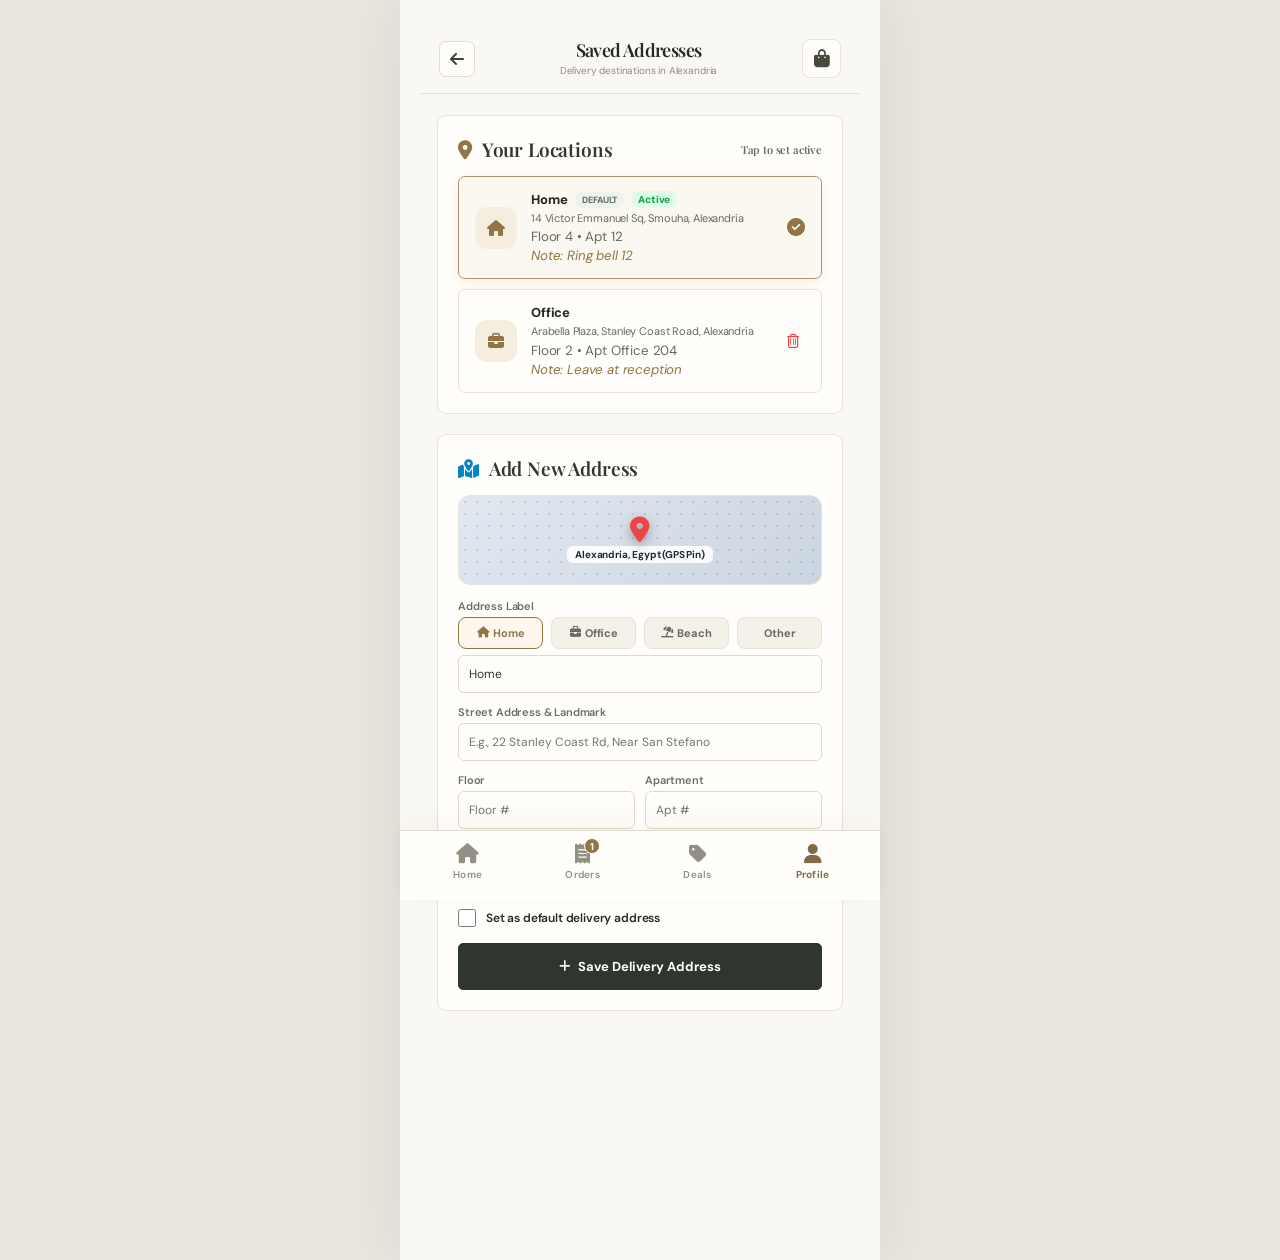
<file: addresses.html>
<!DOCTYPE html>
<html lang="en">
<head>
  <meta charset="UTF-8" />
  <meta name="viewport" content="width=device-width, initial-scale=1.0" />
  <title>Saved Delivery Addresses - BiteHub (EGP)</title>

  <!-- Favicon & App Icons -->
  <link rel="icon" type="image/svg+xml" href="images/favicon.svg" />
  <link rel="alternate icon" type="image/png" href="images/favicon.png" />
  <link rel="apple-touch-icon" href="images/apple-touch-icon.png" />

  <!-- Modern Google Fonts -->
  <link rel="preconnect" href="https://fonts.googleapis.com">
  <link rel="preconnect" href="https://fonts.gstatic.com" crossorigin>
  <link href="https://fonts.googleapis.com/css2?family=Inter:wght@400;500;600;700;800&family=Outfit:wght@500;600;700;800;900&display=swap" rel="stylesheet">

  <link rel="stylesheet" href="style.css" />
  <link rel="stylesheet" href="luxe.css" />

  <!-- FontAwesome Icons -->
  <link
    rel="stylesheet"
    href="https://cdnjs.cloudflare.com/ajax/libs/font-awesome/6.5.2/css/all.min.css"
  />
</head>

<body>

  <main class="app profile-app">

    <!-- Subpage Top Bar -->
    <header class="subpage-top-bar">
      <a href="profile.html" class="subpage-back-btn" aria-label="Back to Account Hub">
        <i class="fa-solid fa-arrow-left"></i>
      </a>
      <div class="subpage-title-box">
        <h1>Saved Addresses</h1>
        <p>Delivery destinations in Alexandria</p>
      </div>
      <button class="icon-circle-btn open-cart-btn" aria-label="Shopping Cart">
        <i class="fa-solid fa-bag-shopping"></i>
        <span class="cart-badge" style="display:none;">0</span>
      </button>
    </header>

    <div class="subpage-container">

      <!-- 1. Saved Addresses List -->
      <section class="subpage-card">
        <div class="subpage-card-title">
          <span><i class="fa-solid fa-location-dot" style="color: var(--primary); margin-right: 6px;"></i> Your Locations</span>
          <span style="font-size: 11px; color: var(--text-secondary);">Tap to set active</span>
        </div>

        <div class="address-cards-list" id="addressesPageList">
          <!-- Rendered by JS -->
        </div>
      </section>

      <!-- 2. Add New Address Form -->
      <section class="subpage-card">
        <div class="subpage-card-title">
          <span><i class="fa-solid fa-map-location-dot" style="color: #0284c7; margin-right: 6px;"></i> Add New Address</span>
        </div>

        <!-- Simulated Map Pin Banner -->
        <div style="background: linear-gradient(135deg, #e2e8f0 0%, #cbd5e1 100%); border-radius: 12px; height: 90px; position: relative; overflow: hidden; margin-bottom: 14px; display: flex; align-items: center; justify-content: center; border: 1px solid var(--border);">
          <div style="position: absolute; inset: 0; opacity: 0.25; background-image: radial-gradient(#64748b 1px, transparent 1px); background-size: 12px 12px;"></div>
          <div style="position: relative; z-index: 2; text-align: center;">
            <i class="fa-solid fa-location-dot" style="color: #ef4444; font-size: 26px; filter: drop-shadow(0 4px 6px rgba(0,0,0,0.3)); animation: bounce 1.8s infinite;"></i>
            <span style="display: block; font-size: 10px; font-weight: 700; color: #1e293b; background: rgba(255,255,255,0.9); padding: 2px 8px; border-radius: 6px; margin-top: 2px;">
              Alexandria, Egypt (GPS Pin)
            </span>
          </div>
        </div>

        <form id="newAddressForm" onsubmit="event.preventDefault(); handleAddNewAddress();">
          <div class="form-group">
            <label>Address Label</label>
            <div style="display: flex; gap: 8px; margin-bottom: 6px;">
              <button type="button" class="btn-label-tag active" onclick="setLabelType(this, 'Home')"><i class="fa-solid fa-house"></i> Home</button>
              <button type="button" class="btn-label-tag" onclick="setLabelType(this, 'Office')"><i class="fa-solid fa-briefcase"></i> Office</button>
              <button type="button" class="btn-label-tag" onclick="setLabelType(this, 'Beach House')"><i class="fa-solid fa-umbrella-beach"></i> Beach</button>
              <button type="button" class="btn-label-tag" onclick="setLabelType(this, 'Other')">Other</button>
            </div>
            <input type="text" id="addrLabelInput" value="Home" placeholder="Address name" required />
          </div>

          <div class="form-group">
            <label for="addrStreetInput">Street Address & Landmark</label>
            <input type="text" id="addrStreetInput" placeholder="E.g., 22 Stanley Coast Rd, Near San Stefano" required />
          </div>

          <div class="form-row">
            <div class="form-group">
              <label for="addrFloorInput">Floor</label>
              <input type="text" id="addrFloorInput" placeholder="Floor #" />
            </div>
            <div class="form-group">
              <label for="addrAptInput">Apartment</label>
              <input type="text" id="addrAptInput" placeholder="Apt #" />
            </div>
          </div>

          <div class="form-group">
            <label for="addrNotesInput">Delivery Instructions for Captain</label>
            <input type="text" id="addrNotesInput" placeholder="E.g., Ring bell twice, leave with security" />
          </div>

          <div style="display: flex; align-items: center; gap: 10px; margin-bottom: 16px;">
            <input type="checkbox" id="addrSetDefaultCheck" style="width: 18px; height: 18px; accent-color: var(--primary);" />
            <label for="addrSetDefaultCheck" style="font-size: 12px; font-weight: 600; cursor: pointer; margin: 0;">Set as default delivery address</label>
          </div>

          <button type="submit" class="btn-primary" style="width: 100%; padding: 14px;">
            <i class="fa-solid fa-plus"></i> Save Delivery Address
          </button>
        </form>
      </section>

    </div>

    <!-- Bottom Navigation Bar (Home | Orders | Deals | Profile) -->
    <nav class="bottom-nav">
      <a href="index.html" class="nav-item">
        <i class="fa-solid fa-house"></i>
        <span>Home</span>
      </a>

      <a href="orders.html" class="nav-item">
        <div class="nav-icon-container">
          <i class="fa-solid fa-receipt"></i>
          <span class="nav-badge">1</span>
        </div>
        <span>Orders</span>
      </a>

      <a href="deals.html" class="nav-item">
        <div class="nav-icon-container">
          <i class="fa-solid fa-tag"></i>
        </div>
        <span>Deals</span>
      </a>

      <a href="profile.html" class="nav-item active">
        <i class="fa-solid fa-user"></i>
        <span>Profile</span>
      </a>
    </nav>

  </main>

  <style>
    .btn-label-tag {
      flex: 1;
      padding: 8px 6px;
      border: 1px solid var(--border);
      background: var(--surface-alt);
      color: var(--text-secondary);
      border-radius: 8px;
      font-size: 11px;
      font-weight: 700;
      cursor: pointer;
      display: flex;
      align-items: center;
      justify-content: center;
      gap: 4px;
      transition: all 0.2s ease;
    }
    .btn-label-tag.active {
      background: #fff7ed;
      border-color: var(--primary);
      color: var(--primary);
    }
  </style>

  <!-- Central App-State Logic -->
  <script src="app-state.js"></script>

  <script>
    document.addEventListener('DOMContentLoaded', () => {
      renderAddressesPage();
    });

    function setLabelType(btn, label) {
      document.querySelectorAll('.btn-label-tag').forEach(b => b.classList.remove('active'));
      btn.classList.add('active');
      document.getElementById('addrLabelInput').value = label;
    }

    function renderAddressesPage() {
      const profile = AppState.getProfile();
      const container = document.getElementById('addressesPageList');
      if (!container) return;

      if (!profile.addresses || profile.addresses.length === 0) {
        container.innerHTML = `
          <div style="text-align: center; padding: 20px; color: var(--text-secondary); font-size: 12px;">
            No saved addresses found. Add your first address below!
          </div>
        `;
        return;
      }

      container.innerHTML = profile.addresses.map(a => {
        let iconName = 'house';
        const lbl = (a.label || '').toLowerCase();
        if (lbl.includes('office') || lbl.includes('work')) iconName = 'briefcase';
        else if (lbl.includes('beach')) iconName = 'umbrella-beach';
        else if (lbl.includes('gym')) iconName = 'dumbbell';

        const isActive = a.id === profile.activeAddressId;

        return `
          <div class="address-card ${isActive ? 'active' : ''}" onclick="selectActiveAddress('${a.id}')">
            <div class="address-icon"><i class="fa-solid fa-${iconName}"></i></div>
            <div class="address-info">
              <div class="address-title-row">
                <strong>${a.label}</strong>
                ${a.isDefault ? `<span class="default-chip">Default</span>` : ''}
                ${isActive ? `<span style="font-size: 10px; background: #dcfce7; color: #16a34a; font-weight: 800; padding: 2px 6px; border-radius: 6px;">Active</span>` : ''}
              </div>
              <p>${a.address}</p>
              ${a.floor || a.apt ? `<small style="color:var(--text-secondary); display:block; margin-top:2px;">Floor ${a.floor || '-'} • Apt ${a.apt || '-'}</small>` : ''}
              ${a.notes ? `<small style="color:var(--primary); font-style:italic; display:block; margin-top:2px;">Note: ${a.notes}</small>` : ''}
            </div>
            ${isActive ? `<i class="fa-solid fa-circle-check check-mark"></i>` : ''}
            ${!a.isDefault ? `
              <button onclick="event.stopPropagation(); deleteAddressItem('${a.id}')" style="background:none; border:none; color:#ef4444; font-size:14px; cursor:pointer; padding:6px; margin-left: 6px;" title="Delete Address">
                <i class="fa-regular fa-trash-can"></i>
              </button>
            ` : ''}
          </div>
        `;
      }).join('');
    }

    function selectActiveAddress(id) {
      AppState.setActiveAddress(id);
      renderAddressesPage();
    }

    function deleteAddressItem(id) {
      const p = AppState.getProfile();
      p.addresses = p.addresses.filter(a => a.id !== id);
      if (p.activeAddressId === id) {
        p.activeAddressId = p.addresses[0]?.id || '';
      }
      AppState.saveProfile(p);
      renderAddressesPage();
      showToast('Address removed from your account.');
    }

    function handleAddNewAddress() {
      const label = document.getElementById('addrLabelInput').value.trim() || 'Other';
      const street = document.getElementById('addrStreetInput').value.trim();
      const floor = document.getElementById('addrFloorInput').value.trim();
      const apt = document.getElementById('addrAptInput').value.trim();
      const notes = document.getElementById('addrNotesInput').value.trim();
      const isDefault = document.getElementById('addrSetDefaultCheck').checked;

      if (!street) {
        showToast('Please enter a street address.');
        return;
      }

      const p = AppState.getProfile();
      const newId = 'addr-' + Date.now();

      if (isDefault) {
        p.addresses.forEach(a => a.isDefault = false);
      }

      p.addresses.push({
        id: newId,
        label: label,
        address: street,
        floor: floor,
        apt: apt,
        notes: notes,
        isDefault: isDefault
      });

      p.activeAddressId = newId;
      AppState.saveProfile(p);

      // Reset form
      document.getElementById('addrStreetInput').value = '';
      document.getElementById('addrFloorInput').value = '';
      document.getElementById('addrAptInput').value = '';
      document.getElementById('addrNotesInput').value = '';
      document.getElementById('addrSetDefaultCheck').checked = false;

      renderAddressesPage();
      showToast(`Address "${label}" saved and set as active!`);
    }
  </script>

</body>
</html>
</file>
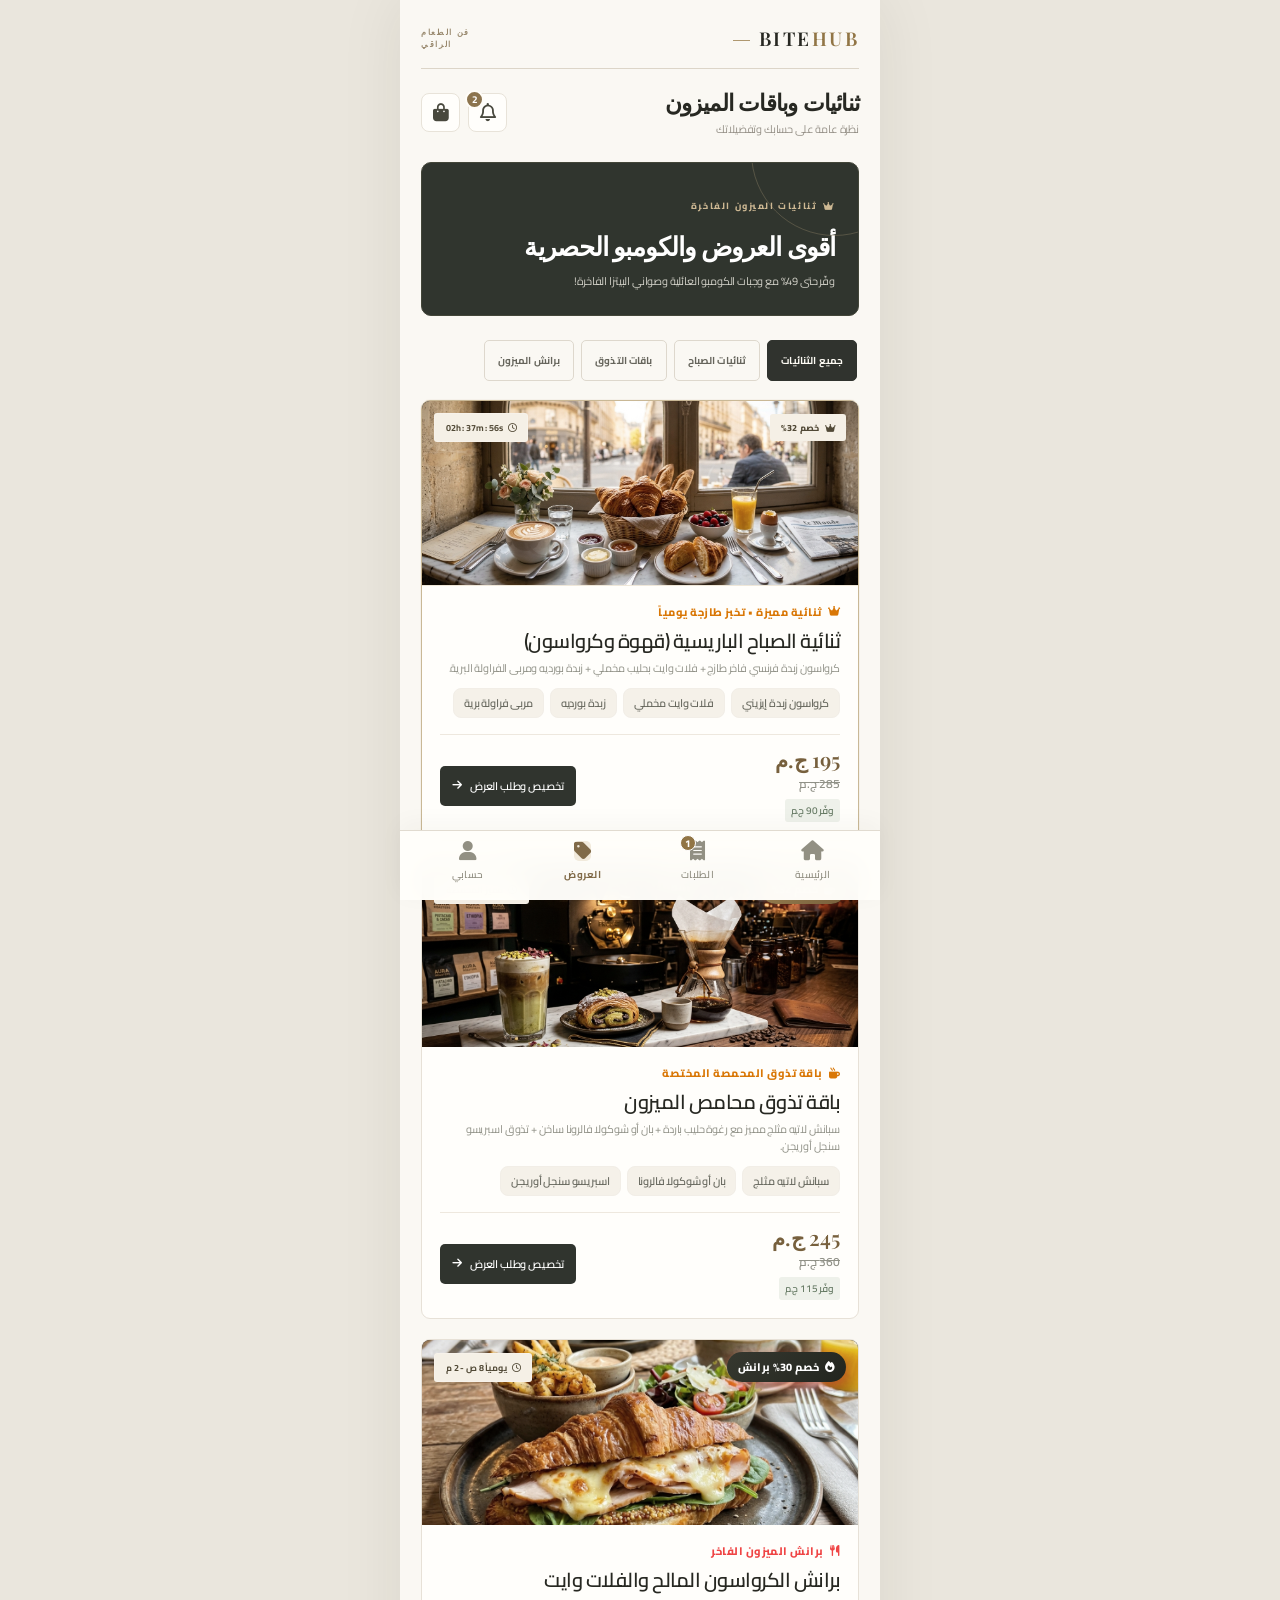
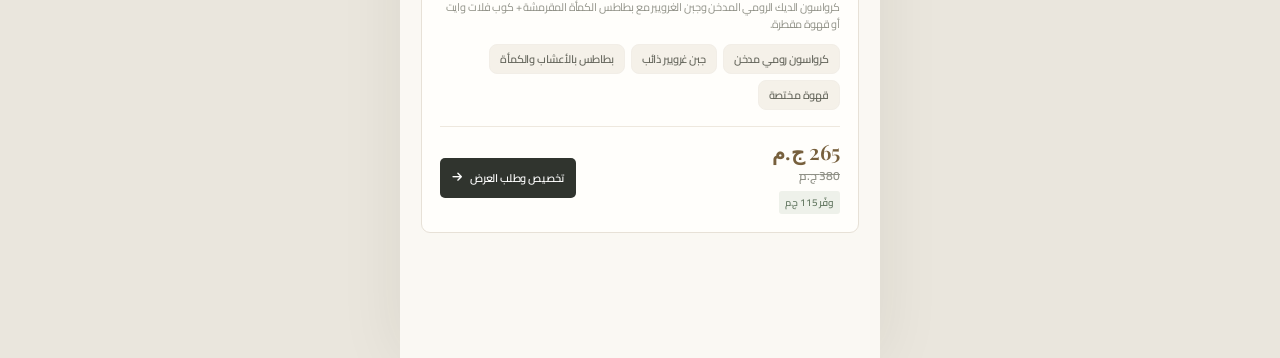
<file: deals-ar.html>
<!DOCTYPE html>
<html lang="ar" dir="rtl" class="rtl-mode">
<head>
  <meta charset="UTF-8" />
  <meta name="viewport" content="width=device-width, initial-scale=1.0" />
  <title>ثنائيات وعروض القهوة والكرواسون - بايت هَب ميزون (ج.م)</title>

  <!-- Favicon & App Icons -->
  <link rel="icon" type="image/svg+xml" href="images/favicon.svg" />
  <link rel="alternate icon" type="image/png" href="images/favicon.png" />
  <link rel="apple-touch-icon" href="images/apple-touch-icon.png" />

  <!-- Modern Google Fonts with Cairo Arabic -->
  <link rel="preconnect" href="https://fonts.googleapis.com">
  <link rel="preconnect" href="https://fonts.gstatic.com" crossorigin>
  <link href="https://fonts.googleapis.com/css2?family=Cairo:wght@400;500;600;700;800;900&family=Inter:wght@400;500;600;700;800&family=Outfit:wght@500;600;700;800;900&display=swap" rel="stylesheet">

  <link rel="stylesheet" href="style.css" />
  <link rel="stylesheet" href="luxe.css" />

  <!-- FontAwesome Icons -->
  <link
    rel="stylesheet"
    href="https://cdnjs.cloudflare.com/ajax/libs/font-awesome/6.5.2/css/all.min.css"
  />
</head>

<body>

  <main class="app deals-app">
    <div class="luxe-wordmark" aria-label="BiteHub Maison edition"><strong>BITE<span>HUB</span><span class="wordmark-stem"></span></strong><small>فن الطعام<br>الراقي</small></div>

    <!-- Top Header -->
    <header class="home-header">
      <div class="user-greeting-box">
        <h1 class="dynamic-deals-title">ثنائيات وباقات الميزون</h1>
        <p class="greeting-subtitle">تشكيلات باريسية حصرية بخصومات تصل إلى 32% • طازجة يومياً</p>
      </div>

      <div class="header-actions">
        <button class="icon-circle-btn open-notif-btn" aria-label="الإشعارات">
          <i class="fa-regular fa-bell"></i>
          <span class="notif-badge" style="display:none;">2</span>
        </button>

        <button class="icon-circle-btn open-cart-btn" aria-label="سلة المشتريات">
          <i class="fa-solid fa-bag-shopping"></i>
          <span class="cart-badge" style="display:none;">0</span>
        </button>
      </div>
    </header>

    <!-- Hero Value Banner -->
    <section class="deals-hero-banner">
      <div class="hero-badge-tag">
        <i class="fa-solid fa-crown"></i> ثنائيات الميزون الفاخرة
      </div>
      <h2>ثنائيات الصباح وباقات تذوق المحمصة</h2>
      <p>وفّر حتى 32% مع باقات القهوة المختصة والكرواسون المورق بزبدة إيزيني الفاخرة.</p>
    </section>

    <!-- Deal Category Filters -->
    <section class="deal-category-filters">
      <button class="deal-pill active" onclick="filterDealsTab('all', this)">جميع الثنائيات</button>
      <button class="deal-pill" onclick="filterDealsTab('morning', this)">ثنائيات الصباح</button>
      <button class="deal-pill" onclick="filterDealsTab('tasting', this)">باقات التذوق</button>
      <button class="deal-pill" onclick="filterDealsTab('brunch', this)">برانش الميزون</button>
    </section>

    <!-- Deals Listing Grid -->
    <section class="deals-list-section" id="dealsCardsContainer">

      <!-- Deal 1: The Parisian Morning Duet (32% OFF) -->
      <article class="deal-card featured-day-card" data-category="morning">
        <div class="deal-card-media">
          <img src="images/banner_morning_duo.jpg" alt="ثنائية الصباح الباريسية (قهوة وكرواسون)" />
          <div class="deal-card-tags">
            <span class="discount-pill-glow">
              <i class="fa-solid fa-crown"></i> خصم 32%
            </span>
            <span class="timer-pill">
              <i class="fa-regular fa-clock"></i> <span class="deal-of-day-timer">23h : 59m : 59s</span>
            </span>
          </div>
        </div>

        <div class="deal-card-body">
          <div class="deal-type-indicator">
            <i class="fa-solid fa-crown"></i> ثنائية مميزة • تخبز طازجة يومياً
          </div>

          <h3 class="deal-title">ثنائية الصباح الباريسية (قهوة وكرواسون)</h3>
          <p class="deal-description">
            كرواسون زبدة فرنسي فاخر طازج + فلات وايت بحليب مخملي + زبدة بورديه ومربى الفراولة البرية.
          </p>

          <div class="deal-included-tags">
            <span>كرواسون زبدة إيزيني</span>
            <span>فلات وايت مخملي</span>
            <span>زبدة بورديه</span>
            <span>مربى فراولة برية</span>
          </div>

          <div class="deal-card-footer">
            <div class="deal-pricing-block">
              <div class="discounted-deal-price">195 ج.م</div>
              <div class="original-deal-price">285 ج.م</div>
              <span class="savings-badge">وفّر 90 ج.م</span>
            </div>

            <a href="product-detail.html?deal=deal-morning-duo" class="customize-deal-btn">
              <span>تخصيص وطلب الباقة</span>
              <i class="fa-solid fa-arrow-left"></i>
            </a>
          </div>
        </div>
      </article>

      <!-- Deal 2: Specialty Roastery Tasting Flight (32% OFF) -->
      <article class="deal-card" data-category="tasting">
        <div class="deal-card-media">
          <img src="images/banner_tasting_flight.jpg" alt="باقة تذوق محامص الميزون" />
          <div class="deal-card-tags">
            <span class="discount-pill">
              <i class="fa-solid fa-mug-hot"></i> خصم 32%
            </span>
            <span class="timer-pill">
              <i class="fa-regular fa-clock"></i> مميز المحمصة
            </span>
          </div>
        </div>

        <div class="deal-card-body">
          <div class="deal-type-indicator">
            <i class="fa-solid fa-mug-hot"></i> باقة تذوق المحمصة المختصة
          </div>

          <h3 class="deal-title">باقة تذوق محامص الميزون</h3>
          <p class="deal-description">
            سبانش لاتيه مثلج مميز مع رغوة حليب باردة + بان أو شوكولا فالرونا ساخن + تذوق اسبريسو سنجل أوريجن.
          </p>

          <div class="deal-included-tags">
            <span>سبانش لاتيه مثلج</span>
            <span>بان أو شوكولا فالرونا</span>
            <span>اسبريسو سنجل أوريجن</span>
          </div>

          <div class="deal-card-footer">
            <div class="deal-pricing-block">
              <div class="discounted-deal-price">245 ج.م</div>
              <div class="original-deal-price">360 ج.م</div>
              <span class="savings-badge">وفّر 115 ج.م</span>
            </div>

            <a href="product-detail.html?deal=deal-tasting-flight" class="customize-deal-btn">
              <span>تخصيص وطلب الباقة</span>
              <i class="fa-solid fa-arrow-left"></i>
            </a>
          </div>
        </div>
      </article>

      <!-- Deal 3: Savory Croissant Brunch (30% OFF) -->
      <article class="deal-card" data-category="brunch">
        <div class="deal-card-media">
          <img src="images/croissant_savory.jpg" alt="برانش الكرواسون المالح والفلات وايت" />
          <div class="deal-card-tags">
            <span class="discount-pill-hot">
              <i class="fa-solid fa-fire"></i> خصم 30% برانش
            </span>
            <span class="timer-pill">
              <i class="fa-regular fa-clock"></i> يومياً 8 ص - 2 م
            </span>
          </div>
        </div>

        <div class="deal-card-body">
          <div class="deal-type-indicator flash-indicator">
            <i class="fa-solid fa-utensils"></i> برانش الميزون الفاخر
          </div>

          <h3 class="deal-title">برانش الكرواسون المالح والفلات وايت</h3>
          <p class="deal-description">
            كرواسون الديك الرومي المدخن وجبن الغرويير مع بطاطس الكمأة المقرمشة + كوب فلات وايت أو قهوة مقطرة.
          </p>

          <div class="deal-included-tags">
            <span>كرواسون رومي مدخن</span>
            <span>جبن غرويير ذائب</span>
            <span>بطاطس بالأعشاب والكمأة</span>
            <span>قهوة مختصة</span>
          </div>

          <div class="deal-card-footer">
            <div class="deal-pricing-block">
              <div class="discounted-deal-price">265 ج.م</div>
              <div class="original-deal-price">380 ج.م</div>
              <span class="savings-badge">وفّر 115 ج.م</span>
            </div>

            <a href="product-detail.html?deal=deal-brunch-combo" class="customize-deal-btn">
              <span>تخصيص وطلب الباقة</span>
              <i class="fa-solid fa-arrow-left"></i>
            </a>
          </div>
        </div>
      </article>

    </section>

    <!-- Bottom Navigation Bar (Home | Orders | Deals | Profile) -->
    <nav class="bottom-nav">
      <a href="index.html" class="nav-item">
        <i class="fa-solid fa-house"></i>
        <span>الرئيسية</span>
      </a>

      <a href="orders.html" class="nav-item">
        <div class="nav-icon-container">
          <i class="fa-solid fa-receipt"></i>
          <span class="nav-badge">1</span>
        </div>
        <span>الطلبات</span>
      </a>

      <a href="deals-ar.html" class="nav-item active">
        <div class="nav-icon-container">
          <i class="fa-solid fa-tag"></i>
        </div>
        <span>العروض</span>
      </a>

      <a href="profile.html" class="nav-item">
        <i class="fa-solid fa-user"></i>
        <span>حسابي</span>
      </a>
    </nav>

  </main>

  <!-- Central App-State Logic -->
  <script src="app-state.js"></script>

  <script>
    // Ensure Arabic state is stored in localStorage
    try {
      localStorage.setItem('gb_lang_v3', 'ar');
    } catch(e) {}

    function filterDealsTab(cat, btn) {
      document.querySelectorAll('.deal-pill').forEach(p => p.classList.remove('active'));
      btn.classList.add('active');

      const cards = document.querySelectorAll('.deal-card');
      cards.forEach(card => {
        const cardCats = card.getAttribute('data-category') || '';
        if (cat === 'all' || cardCats.includes(cat)) {
          card.style.display = 'flex';
        } else {
          card.style.display = 'none';
        }
      });
    }

    function switchToEnglish() {
      if (window.AppState && AppState.setLanguage) {
        AppState.setLanguage('en');
      } else {
        localStorage.setItem('gb_lang_v3', 'en');
      }
      window.location.href = 'deals.html';
    }
  </script>

</body>
</html>
</file>
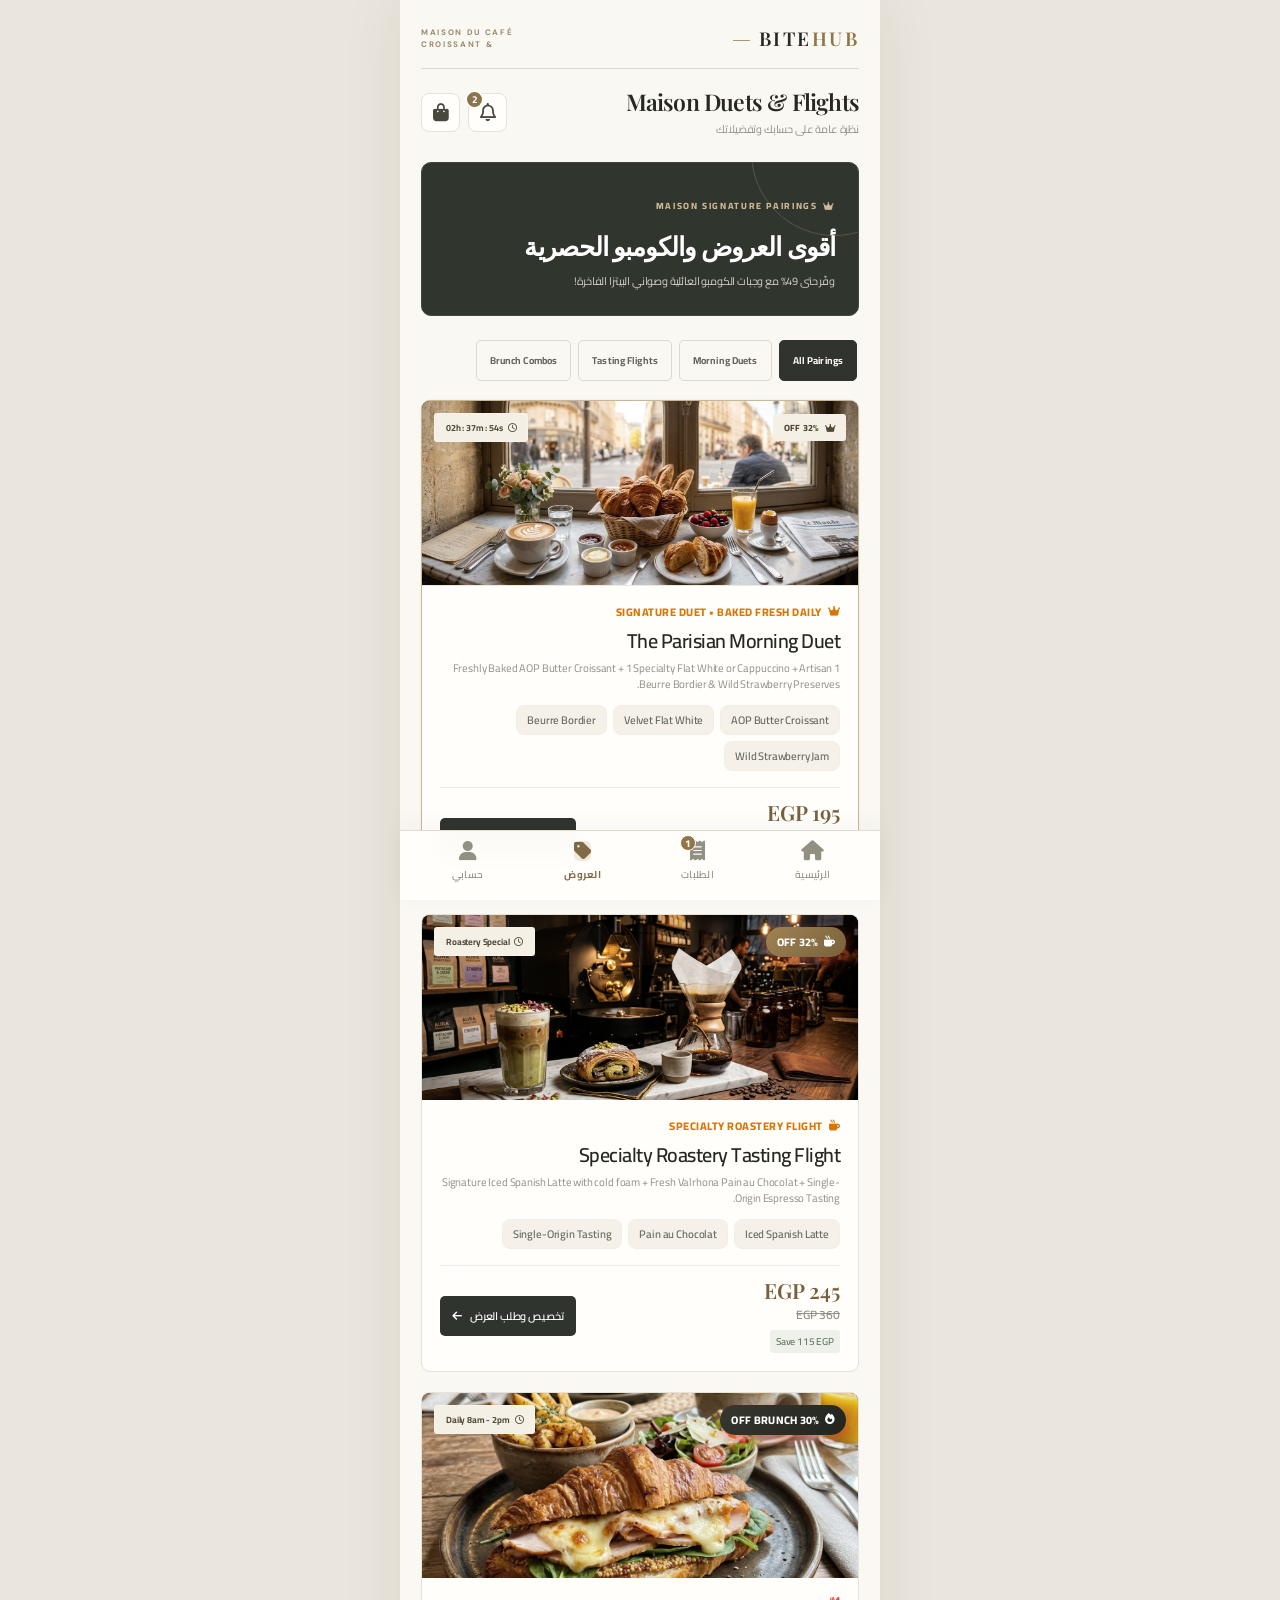
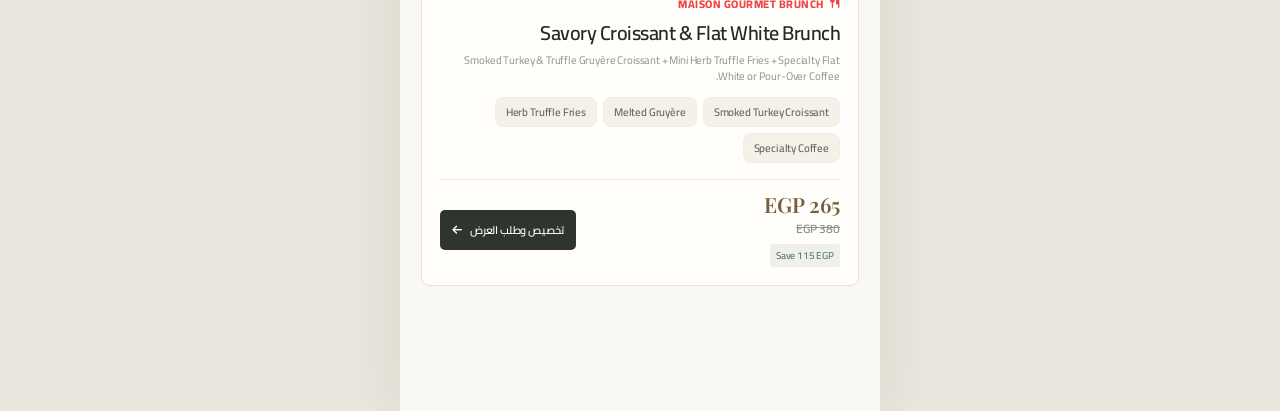
<file: deals.html>
<!DOCTYPE html>
<html lang="en">
<head>
  <meta charset="UTF-8" />
  <meta name="viewport" content="width=device-width, initial-scale=1.0" />
  <title>Artisanal Coffee & Croissant Pairings - BiteHub Maison (EGP)</title>

  <!-- Favicon & App Icons -->
  <link rel="icon" type="image/svg+xml" href="images/favicon.svg" />
  <link rel="alternate icon" type="image/png" href="images/favicon.png" />
  <link rel="apple-touch-icon" href="images/apple-touch-icon.png" />

  <!-- Modern Google Fonts -->
  <link rel="preconnect" href="https://fonts.googleapis.com">
  <link rel="preconnect" href="https://fonts.gstatic.com" crossorigin>
  <link href="https://fonts.googleapis.com/css2?family=Cairo:wght@400;500;600;700;800;900&family=Inter:wght@400;500;600;700;800&family=Outfit:wght@500;600;700;800;900&display=swap" rel="stylesheet">

  <link rel="stylesheet" href="style.css" />
  <link rel="stylesheet" href="luxe.css" />

  <!-- FontAwesome Icons -->
  <link
    rel="stylesheet"
    href="https://cdnjs.cloudflare.com/ajax/libs/font-awesome/6.5.2/css/all.min.css"
  />
</head>

<body>

  <main class="app deals-app">
    <div class="luxe-wordmark" aria-label="BiteHub Maison edition"><strong>BITE<span>HUB</span><span class="wordmark-stem"></span></strong><small>MAISON DU CAFÉ<br>& CROISSANT</small></div>

    <!-- Top Header -->
    <header class="home-header">
      <div class="user-greeting-box">
        <h1 class="dynamic-deals-title">Maison Duets & Flights</h1>
        <p class="greeting-subtitle">Artisanal Pairings up to 32% OFF • Baked Fresh Daily</p>
      </div>

      <div class="header-actions">
        <button class="icon-circle-btn open-notif-btn" onclick="AppState.openNotifications()" aria-label="Notifications">
          <i class="fa-regular fa-bell"></i>
          <span class="notif-badge" style="display:none;">2</span>
        </button>

        <button class="icon-circle-btn open-cart-btn" onclick="AppState.openCartDrawer()" aria-label="Shopping Cart">
          <i class="fa-solid fa-bag-shopping"></i>
          <span class="cart-badge" style="display:none;">0</span>
        </button>
      </div>
    </header>

    <!-- Hero Value Banner -->
    <section class="deals-hero-banner">
      <div class="hero-badge-tag">
        <i class="fa-solid fa-crown"></i> MAISON SIGNATURE PAIRINGS
      </div>
      <h2>Artisanal Duets & Tasting Flights</h2>
      <p>Save up to 32% with our curated coffee and croissant pairings. Freshly baked AOP butter croissants served alongside single-origin specialty espresso.</p>
    </section>

    <!-- Deal Category Filters -->
    <section class="deal-category-filters">
      <button class="deal-pill active" onclick="filterDealsTab('all', this)">All Pairings</button>
      <button class="deal-pill" onclick="filterDealsTab('morning', this)">Morning Duets</button>
      <button class="deal-pill" onclick="filterDealsTab('tasting', this)">Tasting Flights</button>
      <button class="deal-pill" onclick="filterDealsTab('brunch', this)">Brunch Combos</button>
    </section>

    <!-- Deals Listing Grid -->
    <section class="deals-list-section" id="dealsCardsContainer">

      <!-- Deal 1: The Parisian Morning Duet (32% OFF) -->
      <article class="deal-card featured-day-card" data-category="morning">
        <div class="deal-card-media">
          <img src="images/banner_morning_duo.jpg" alt="The Parisian Morning Duet" />
          <div class="deal-card-tags">
            <span class="discount-pill-glow">
              <i class="fa-solid fa-crown"></i> 32% OFF
            </span>
            <span class="timer-pill">
              <i class="fa-regular fa-clock"></i> <span class="deal-of-day-timer">23h : 59m : 59s</span>
            </span>
          </div>
        </div>

        <div class="deal-card-body">
          <div class="deal-type-indicator">
            <i class="fa-solid fa-crown"></i> SIGNATURE DUET • BAKED FRESH DAILY
          </div>

          <h3 class="deal-title">The Parisian Morning Duet</h3>
          <p class="deal-description">
            1 Freshly Baked AOP Butter Croissant + 1 Specialty Flat White or Cappuccino + Artisan Beurre Bordier & Wild Strawberry Preserves.
          </p>

          <div class="deal-included-tags">
            <span>AOP Butter Croissant</span>
            <span>Velvet Flat White</span>
            <span>Beurre Bordier</span>
            <span>Wild Strawberry Jam</span>
          </div>

          <div class="deal-card-footer">
            <div class="deal-pricing-block">
              <div class="discounted-deal-price">195 EGP</div>
              <div class="original-deal-price">285 EGP</div>
              <span class="savings-badge">Save 90 EGP</span>
            </div>

            <a href="product-detail.html?deal=deal-morning-duo" class="customize-deal-btn">
              <span>Customize & Order</span>
              <i class="fa-solid fa-arrow-right"></i>
            </a>
          </div>
        </div>
      </article>

      <!-- Deal 2: Specialty Roastery Tasting Flight (32% OFF) -->
      <article class="deal-card" data-category="tasting">
        <div class="deal-card-media">
          <img src="images/banner_tasting_flight.jpg" alt="Specialty Roastery Tasting Flight" />
          <div class="deal-card-tags">
            <span class="discount-pill">
              <i class="fa-solid fa-mug-hot"></i> 32% OFF
            </span>
            <span class="timer-pill">
              <i class="fa-regular fa-clock"></i> Roastery Special
            </span>
          </div>
        </div>

        <div class="deal-card-body">
          <div class="deal-type-indicator">
            <i class="fa-solid fa-mug-hot"></i> SPECIALTY ROASTERY FLIGHT
          </div>

          <h3 class="deal-title">Specialty Roastery Tasting Flight</h3>
          <p class="deal-description">
            Signature Iced Spanish Latte with cold foam + Fresh Valrhona Pain au Chocolat + Single-Origin Espresso Tasting.
          </p>

          <div class="deal-included-tags">
            <span>Iced Spanish Latte</span>
            <span>Pain au Chocolat</span>
            <span>Single-Origin Tasting</span>
          </div>

          <div class="deal-card-footer">
            <div class="deal-pricing-block">
              <div class="discounted-deal-price">245 EGP</div>
              <div class="original-deal-price">360 EGP</div>
              <span class="savings-badge">Save 115 EGP</span>
            </div>

            <a href="product-detail.html?deal=deal-tasting-flight" class="customize-deal-btn">
              <span>Customize & Order</span>
              <i class="fa-solid fa-arrow-right"></i>
            </a>
          </div>
        </div>
      </article>

      <!-- Deal 3: Savory Croissant & Flat White Brunch (30% OFF) -->
      <article class="deal-card" data-category="brunch">
        <div class="deal-card-media">
          <img src="images/croissant_savory.jpg" alt="Savory Croissant & Flat White Brunch" />
          <div class="deal-card-tags">
            <span class="discount-pill-hot">
              <i class="fa-solid fa-fire"></i> 30% OFF BRUNCH
            </span>
            <span class="timer-pill">
              <i class="fa-regular fa-clock"></i> Daily 8am - 2pm
            </span>
          </div>
        </div>

        <div class="deal-card-body">
          <div class="deal-type-indicator flash-indicator">
            <i class="fa-solid fa-utensils"></i> MAISON GOURMET BRUNCH
          </div>

          <h3 class="deal-title">Savory Croissant & Flat White Brunch</h3>
          <p class="deal-description">
            Smoked Turkey & Truffle Gruyère Croissant + Mini Herb Truffle Fries + Specialty Flat White or Pour-Over Coffee.
          </p>

          <div class="deal-included-tags">
            <span>Smoked Turkey Croissant</span>
            <span>Melted Gruyère</span>
            <span>Herb Truffle Fries</span>
            <span>Specialty Coffee</span>
          </div>

          <div class="deal-card-footer">
            <div class="deal-pricing-block">
              <div class="discounted-deal-price">265 EGP</div>
              <div class="original-deal-price">380 EGP</div>
              <span class="savings-badge">Save 115 EGP</span>
            </div>

            <a href="product-detail.html?deal=deal-brunch-combo" class="customize-deal-btn">
              <span>Customize & Order</span>
              <i class="fa-solid fa-arrow-right"></i>
            </a>
          </div>
        </div>
      </article>

    </section>

    <!-- Bottom Navigation Bar (Home | Orders | Deals | Profile) -->
    <nav class="bottom-nav">
      <a href="index.html" class="nav-item">
        <i class="fa-solid fa-house"></i>
        <span>Home</span>
      </a>

      <a href="orders.html" class="nav-item">
        <div class="nav-icon-container">
          <i class="fa-solid fa-receipt"></i>
          <span class="nav-badge">1</span>
        </div>
        <span>Orders</span>
      </a>

      <a href="deals.html" class="nav-item active">
        <div class="nav-icon-container">
          <i class="fa-solid fa-tag"></i>
        </div>
        <span>Deals</span>
      </a>

      <a href="profile.html" class="nav-item">
        <i class="fa-solid fa-user"></i>
        <span>Profile</span>
      </a>
    </nav>

  </main>

  <!-- Central App-State Logic -->
  <script src="app-state.js"></script>

  <script>
    document.addEventListener('DOMContentLoaded', () => {
      translateDealsContentAr();
    });

    function filterDealsTab(cat, btn) {
      document.querySelectorAll('.deal-pill').forEach(p => p.classList.remove('active'));
      btn.classList.add('active');

      const cards = document.querySelectorAll('.deal-card');
      cards.forEach(card => {
        const cardCats = card.getAttribute('data-category') || '';
        if (cat === 'all' || cardCats.includes(cat)) {
          card.style.display = 'flex';
        } else {
          card.style.display = 'none';
        }
      });
    }

    function translateDealsContentAr() {
      const isAr = AppState.getLanguage() === 'ar';
      if (!isAr) return;

      document.title = 'ثنائيات وعروض القهوة والكرواسون - بايت هَب ميزون (ج.م)';

      const title = document.querySelector('.dynamic-deals-title');
      const sub = document.querySelector('.home-header .greeting-subtitle');
      if (title) title.textContent = 'ثنائيات وباقات الميزون';
      if (sub) sub.textContent = 'تشكيلات باريسية حصرية بخصومات تصل إلى 32% • طازجة يومياً';

      const bannerH2 = document.querySelector('.deals-hero-banner h2');
      const bannerP = document.querySelector('.deals-hero-banner p');
      const heroBadge = document.querySelector('.hero-badge-tag');
      if (heroBadge) heroBadge.innerHTML = `<i class="fa-solid fa-crown"></i> ثنائيات الميزون الفاخرة`;
      if (bannerH2) bannerH2.textContent = 'ثنائيات الصباح وباقات تذوق المحمصة';
      if (bannerP) bannerP.textContent = 'وفّر حتى 32% مع باقات القهوة المختصة والكرواسون المورق بزبدة إيزيني الفاخرة.';

      // Deal category pills
      const pillTextsAr = ['جميع الثنائيات', 'ثنائيات الصباح', 'باقات التذوق', 'برانش الميزون'];
      document.querySelectorAll('.deal-category-filters .deal-pill').forEach((pill, idx) => {
        if (pillTextsAr[idx]) pill.textContent = pillTextsAr[idx];
      });

      const cards = document.querySelectorAll('.deal-card');
      if (cards.length >= 3) {
        // Deal 1
        const d1 = cards[0];
        const p1 = d1.querySelector('.discount-pill-glow');
        const ind1 = d1.querySelector('.deal-type-indicator');
        const dt1 = d1.querySelector('.deal-title');
        const dd1 = d1.querySelector('.deal-description');
        if (p1) p1.innerHTML = `<i class="fa-solid fa-crown"></i> خصم 32%`;
        if (ind1) ind1.innerHTML = `<i class="fa-solid fa-crown"></i> ثنائية مميزة • تخبز طازجة يومياً`;
        if (dt1) dt1.textContent = 'ثنائية الصباح الباريسية (قهوة وكرواسون)';
        if (dd1) dd1.textContent = 'كرواسون زبدة فرنسي فاخر طازج + فلات وايت بحليب مخملي + زبدة بورديه ومربى الفراولة البرية.';

        // Deal 2
        const d2 = cards[1];
        const p2 = d2.querySelector('.discount-pill');
        const ind2 = d2.querySelector('.deal-type-indicator');
        const dt2 = d2.querySelector('.deal-title');
        const dd2 = d2.querySelector('.deal-description');
        if (p2) p2.innerHTML = `<i class="fa-solid fa-mug-hot"></i> خصم 32%`;
        if (ind2) ind2.innerHTML = `<i class="fa-solid fa-mug-hot"></i> باقة تذوق المحمصة المختصة`;
        if (dt2) dt2.textContent = 'باقة تذوق محامص الميزون';
        if (dd2) dd2.textContent = 'سبانش لاتيه مثلج مميز مع رغوة حليب باردة + بان أو شوكولا فالرونا ساخن + تذوق اسبريسو سنجل أوريجن.';

        // Deal 3
        const d3 = cards[2];
        const p3 = d3.querySelector('.discount-pill-hot');
        const ind3 = d3.querySelector('.deal-type-indicator');
        const dt3 = d3.querySelector('.deal-title');
        const dd3 = d3.querySelector('.deal-description');
        if (p3) p3.innerHTML = `<i class="fa-solid fa-fire"></i> خصم 30% برانش`;
        if (ind3) ind3.innerHTML = `<i class="fa-solid fa-utensils"></i> برانش الميزون الفاخر`;
        if (dt3) dt3.textContent = 'برانش الكرواسون المالح والفلات وايت';
        if (dd3) dd3.textContent = 'كرواسون الديك الرومي المدخن وجبن الغرويير مع بطاطس الكمأة المقرمشة + كوب فلات وايت أو قهوة مقطرة.';
      }

      document.querySelectorAll('.customize-deal-btn span').forEach(sp => {
        sp.textContent = 'تخصيص وطلب الباقة';
      });

      const navLabels = ['الرئيسية', 'الطلبات', 'العروض', 'حسابي'];
      document.querySelectorAll('.bottom-nav .nav-item span:not(.nav-badge)').forEach((sp, idx) => {
        if (navLabels[idx]) sp.textContent = navLabels[idx];
      });
    }
</file>
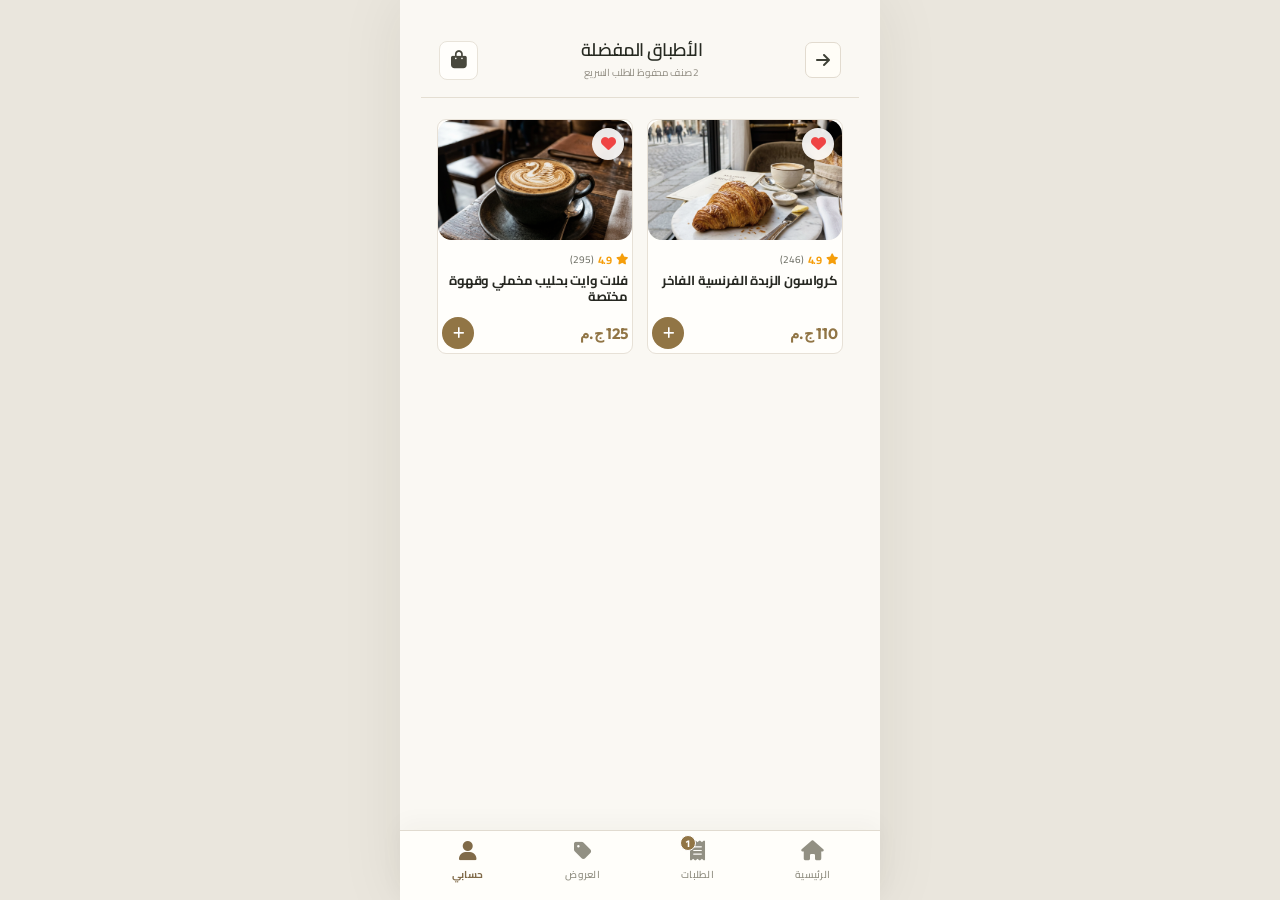
<file: favorites.html>
<!DOCTYPE html>
<html lang="en">
<head>
  <meta charset="UTF-8" />
  <meta name="viewport" content="width=device-width, initial-scale=1.0" />
  <title>My Favorite Dishes - BiteHub (EGP)</title>

  <!-- Favicon & App Icons -->
  <link rel="icon" type="image/svg+xml" href="images/favicon.svg" />
  <link rel="alternate icon" type="image/png" href="images/favicon.png" />
  <link rel="apple-touch-icon" href="images/apple-touch-icon.png" />

  <!-- Modern Google Fonts -->
  <link rel="preconnect" href="https://fonts.googleapis.com">
  <link rel="preconnect" href="https://fonts.gstatic.com" crossorigin>
  <link href="https://fonts.googleapis.com/css2?family=Inter:wght@400;500;600;700;800&family=Outfit:wght@500;600;700;800;900&display=swap" rel="stylesheet">

  <link rel="stylesheet" href="style.css" />
  <link rel="stylesheet" href="luxe.css" />

  <!-- FontAwesome Icons -->
  <link
    rel="stylesheet"
    href="https://cdnjs.cloudflare.com/ajax/libs/font-awesome/6.5.2/css/all.min.css"
  />
</head>

<body>

  <main class="app profile-app">

    <!-- Subpage Top Bar -->
    <header class="subpage-top-bar">
      <a href="profile.html" class="subpage-back-btn" aria-label="Back to Account Hub">
        <i class="fa-solid fa-arrow-left"></i>
      </a>
      <div class="subpage-title-box">
        <h1>My Favorites</h1>
        <p><span id="favItemCount">0</span> items saved for quick ordering</p>
      </div>
      <button class="icon-circle-btn open-cart-btn" aria-label="Shopping Cart">
        <i class="fa-solid fa-bag-shopping"></i>
        <span class="cart-badge" style="display:none;">0</span>
      </button>
    </header>

    <div class="subpage-container">

      <!-- Favorites Grid Container -->
      <div class="products-grid" id="favoritesGridContainer" style="display: grid; grid-template-columns: 1fr 1fr; gap: 14px;">
        <!-- Injected dynamically by JS -->
      </div>

    </div>

    <!-- Bottom Navigation Bar (Home | Orders | Deals | Profile) -->
    <nav class="bottom-nav">
      <a href="index.html" class="nav-item">
        <i class="fa-solid fa-house"></i>
        <span>Home</span>
      </a>

      <a href="orders.html" class="nav-item">
        <div class="nav-icon-container">
          <i class="fa-solid fa-receipt"></i>
          <span class="nav-badge">1</span>
        </div>
        <span>Orders</span>
      </a>

      <a href="deals.html" class="nav-item">
        <div class="nav-icon-container">
          <i class="fa-solid fa-tag"></i>
        </div>
        <span>Deals</span>
      </a>

      <a href="profile.html" class="nav-item active">
        <i class="fa-solid fa-user"></i>
        <span>Profile</span>
      </a>
    </nav>

  </main>

  <!-- Central App-State Logic -->
  <script src="app-state.js"></script>

  <script>
    document.addEventListener('DOMContentLoaded', () => {
      renderFavoritesPage();
    });

    function renderFavoritesPage() {
      const isAr = AppState.getLanguage() === 'ar';
      const favIds = AppState.getFavorites();
      const countEl = document.getElementById('favItemCount');
      if (countEl) countEl.textContent = favIds.length;

      const titleEl = document.querySelector('.subpage-title-box h1');
      if (titleEl) titleEl.textContent = isAr ? 'الأطباق المفضلة' : 'My Favorites';
      const subTitleEl = document.querySelector('.subpage-title-box p');
      if (subTitleEl) subTitleEl.innerHTML = isAr ? `<span id="favItemCount">${favIds.length}</span> صنف محفوظ للطلب السريع` : `<span id="favItemCount">${favIds.length}</span> items saved for quick ordering`;

      const container = document.getElementById('favoritesGridContainer');
      if (!container) return;

      if (favIds.length === 0) {
        container.style.display = 'block';
        container.innerHTML = `
          <div style="text-align: center; padding: 48px 20px; background: var(--surface); border-radius: 20px; border: 1px solid var(--border);">
            <div style="width: 64px; height: 64px; border-radius: 50%; background: #fee2e2; color: #ef4444; font-size: 28px; display: flex; align-items: center; justify-content: center; margin: 0 auto 16px;">
              <i class="fa-regular fa-heart"></i>
            </div>
            <h3 style="font-family: 'Outfit', sans-serif; font-size: 18px; margin: 0 0 6px;">${isAr ? 'لا توجد أطباق مفضلة بعد' : 'No Favorites Saved Yet'}</h3>
            <p style="font-size: 12px; color: var(--text-secondary); margin: 0 0 20px; line-height: 1.5;">
              ${isAr ? 'تصفح قائمة الطعام واضغط على رمز القلب لحفظ أطباقك المفضلة هنا لإعادة طلبها بضغطة واحدة!' : 'Explore our menu and tap the heart icon on any gourmet burger, pizza, or shake to save it here for fast 1-tap reordering!'}
            </p>
            <a href="index.html" class="btn-primary" style="display: inline-flex; align-items: center; gap: 8px; text-decoration: none; padding: 12px 20px; border-radius: 12px;">
              <i class="fa-solid fa-compass"></i> ${isAr ? 'تصفح القائمة' : 'Explore Menu'}
            </a>
          </div>
        `;
        return;
      }

      container.style.display = 'grid';
      container.innerHTML = favIds.map(id => {
        const item = AppState.catalog[id];
        if (!item) return '';
        const itemName = isAr ? (item.nameAr || item.name) : item.name;

        return `
          <div class="product-card" data-product-id="${item.id}" onclick="window.location.href='product-detail.html?id=${item.id}'" style="cursor:pointer; display: flex; flex-direction: column;">
            <div class="product-image-container" style="position: relative; height: 120px; border-radius: 14px; overflow: hidden; background: var(--surface-alt);">
              <img src="${item.image}" alt="${itemName}" style="width: 100%; height: 100%; object-fit: cover;" />
              <button class="fav-btn favorited" onclick="event.stopPropagation(); removeFavoriteItem('${item.id}')" aria-label="Remove favorite" style="position: absolute; top: 8px; right: 8px; background: rgba(255,255,255,0.9); border: none; width: 32px; height: 32px; border-radius: 50%; display: flex; align-items: center; justify-content: center; color: #ef4444; cursor: pointer; box-shadow: 0 2px 6px rgba(0,0,0,0.15);">
                <i class="fa-solid fa-heart"></i>
              </button>
            </div>

            <div class="product-info" style="padding: 10px 4px 4px; flex: 1; display: flex; flex-direction: column; justify-content: space-between;">
              <div>
                <div style="display: flex; align-items: center; gap: 4px; font-size: 11px; color: #f59e0b; margin-bottom: 2px;">
                  <i class="fa-solid fa-star"></i>
                  <strong>${item.rating}</strong>
                  <span style="color: var(--text-secondary); font-size: 10px;">(${item.reviews})</span>
                </div>
                <h4 style="font-size: 13px; font-weight: 700; margin: 0 0 2px; line-height: 1.3;">${itemName}</h4>
              </div>

              <div style="display: flex; align-items: center; justify-content: space-between; margin-top: 10px;">
                <strong style="font-size: 15px; font-family: 'Outfit', sans-serif; color: var(--primary);">
                  ${AppState.formatEGP(item.basePrice)}
                </strong>
                <button class="add-to-cart-btn" onclick="event.stopPropagation(); quickAddFavoriteToCart('${item.id}')" style="width: 32px; height: 32px; border-radius: 50%; background: var(--primary); color: #ffffff; border: none; display: flex; align-items: center; justify-content: center; cursor: pointer;" title="Add to cart">
                  <i class="fa-solid fa-plus"></i>
                </button>
              </div>
            </div>
          </div>
        `;
      }).join('');
    }

    function removeFavoriteItem(id) {
      AppState.toggleFavorite(id);
      renderFavoritesPage();
    }

    function quickAddFavoriteToCart(id) {
      const item = AppState.catalog[id];
      if (!item) return;
      AppState.addToCart({
        id: item.id,
        name: item.name,
        nameAr: item.nameAr,
        image: item.image,
        unitPrice: item.basePrice,
        selectedOptions: {},
        quantity: 1
      });
      AppState.openCartDrawer();
    }
  </script>

</body>
</html>
</file>
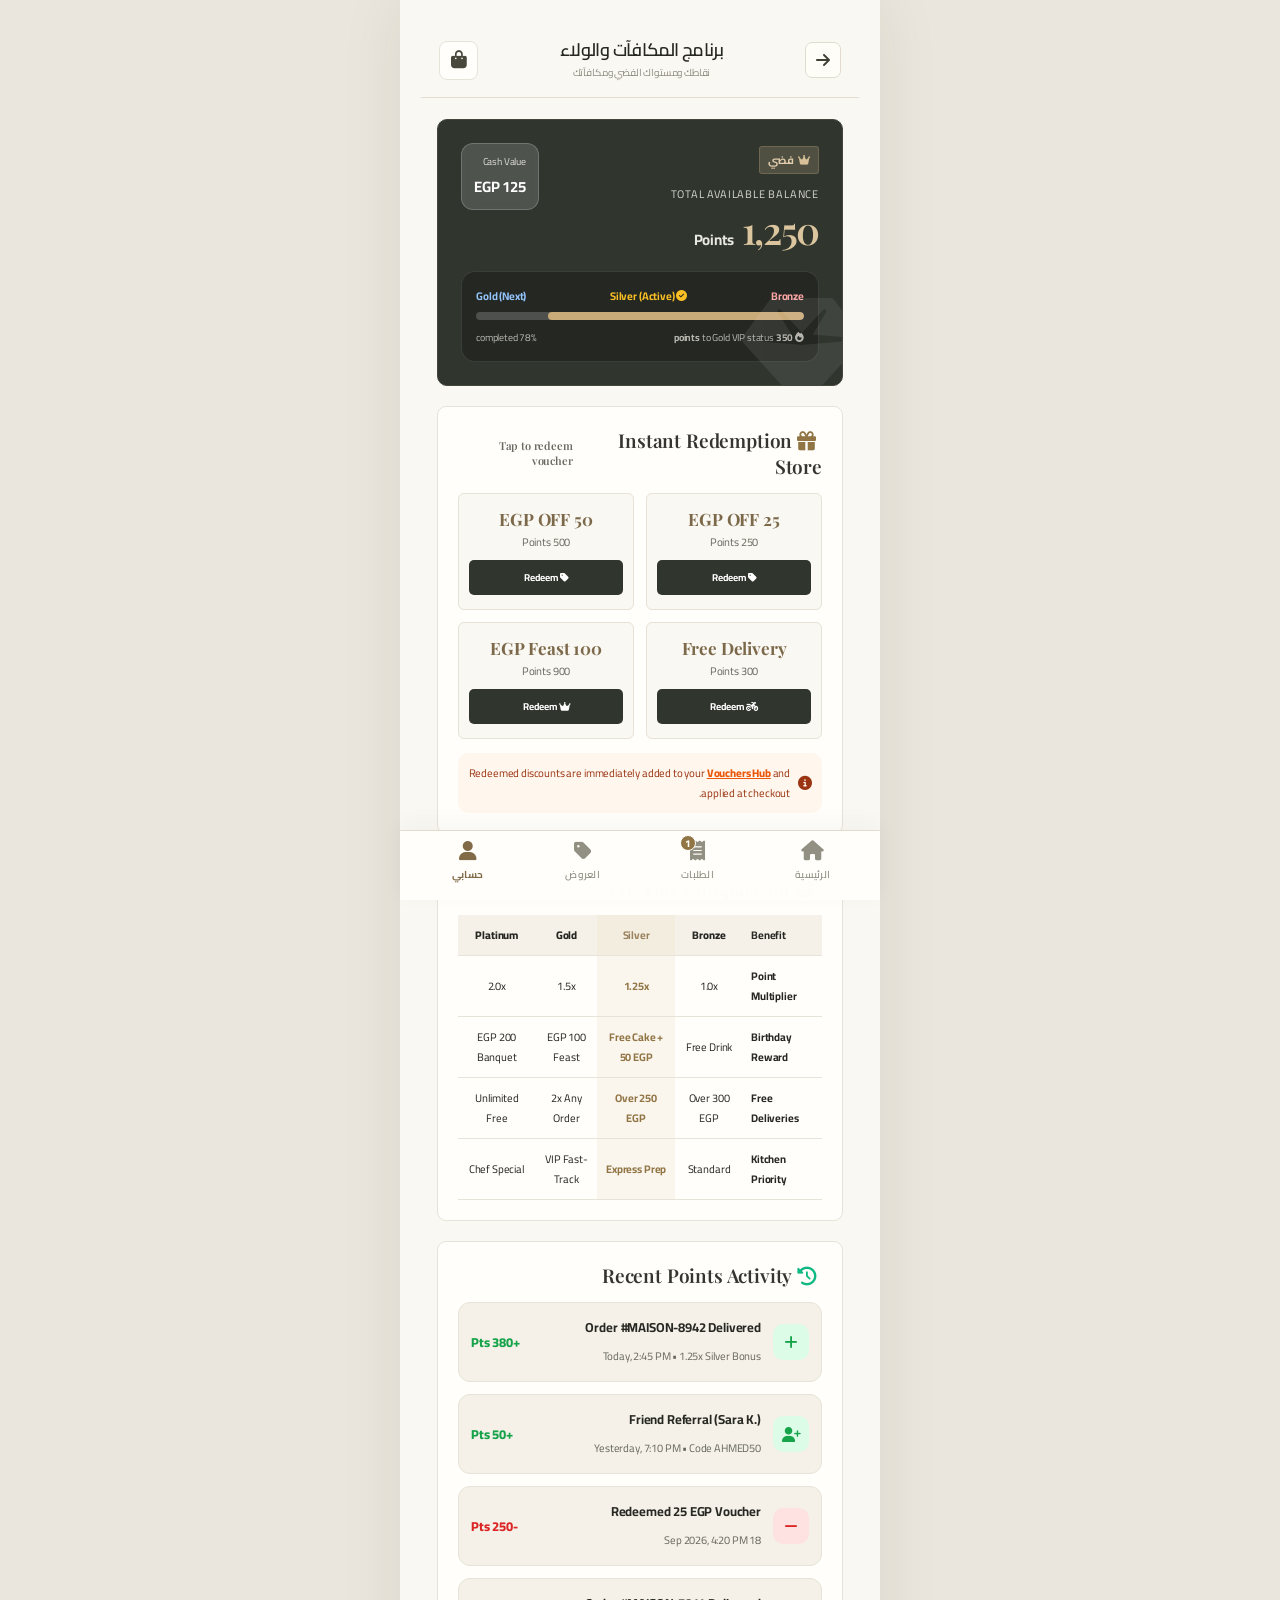
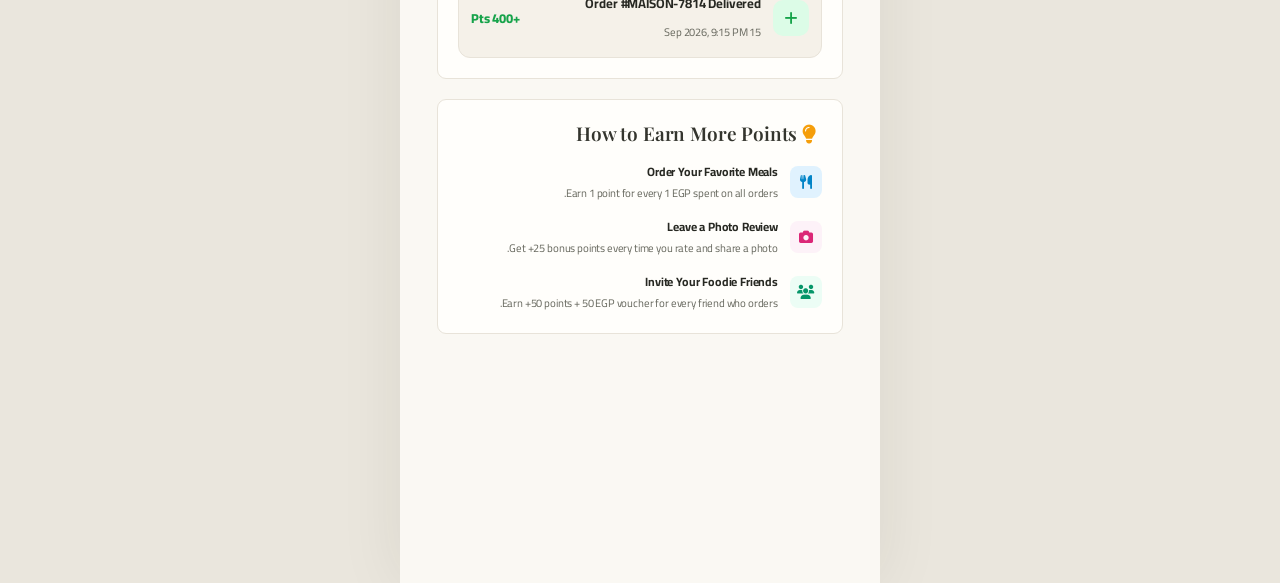
<file: loyalty.html>
<!DOCTYPE html>
<html lang="en">
<head>
  <meta charset="UTF-8" />
  <meta name="viewport" content="width=device-width, initial-scale=1.0" />
  <title>Loyalty & Rewards Club - BiteHub (EGP)</title>

  <!-- Favicon & App Icons -->
  <link rel="icon" type="image/svg+xml" href="images/favicon.svg" />
  <link rel="alternate icon" type="image/png" href="images/favicon.png" />
  <link rel="apple-touch-icon" href="images/apple-touch-icon.png" />

  <!-- Modern Google Fonts -->
  <link rel="preconnect" href="https://fonts.googleapis.com">
  <link rel="preconnect" href="https://fonts.gstatic.com" crossorigin>
  <link href="https://fonts.googleapis.com/css2?family=Inter:wght@400;500;600;700;800&family=Outfit:wght@500;600;700;800;900&display=swap" rel="stylesheet">

  <link rel="stylesheet" href="style.css" />
  <link rel="stylesheet" href="luxe.css" />

  <!-- FontAwesome Icons -->
  <link
    rel="stylesheet"
    href="https://cdnjs.cloudflare.com/ajax/libs/font-awesome/6.5.2/css/all.min.css"
  />
</head>

<body>

  <main class="app profile-app">

    <!-- Subpage Top Bar -->
    <header class="subpage-top-bar">
      <a href="profile.html" class="subpage-back-btn" aria-label="Back to Account Hub">
        <i class="fa-solid fa-arrow-left"></i>
      </a>
      <div class="subpage-title-box">
        <h1>Loyalty & Rewards</h1>
        <p>Convert your bites into cash rewards</p>
      </div>
      <button class="icon-circle-btn open-cart-btn" aria-label="Shopping Cart">
        <i class="fa-solid fa-bag-shopping"></i>
        <span class="cart-badge" style="display:none;">0</span>
      </button>
    </header>

    <div class="subpage-container">

      <!-- 1. Hero Points Card -->
      <section class="loyalty-hero-card">
        <div style="display: flex; justify-content: space-between; align-items: flex-start; margin-bottom: 16px;">
          <div>
            <span class="account-tier-chip" style="background: rgba(255, 255, 255, 0.2); font-size: 11px;">
              <i class="fa-solid fa-crown" style="color: #fbbf24;"></i> Silver VIP Member
            </span>
            <div style="margin-top: 10px;">
              <span style="font-size: 11px; text-transform: uppercase; letter-spacing: 0.8px; opacity: 0.8; display: block;">Total Available Balance</span>
              <div style="display: flex; align-items: baseline; gap: 8px;">
                <h2 id="loyaltyPointsHero" style="font-family: 'Outfit', sans-serif; font-size: 38px; font-weight: 900; margin: 0; color: #fbbf24;">1,250</h2>
                <span style="font-size: 15px; font-weight: 700; opacity: 0.9;">Points</span>
              </div>
            </div>
          </div>
          <div style="background: rgba(255, 255, 255, 0.15); backdrop-filter: blur(8px); padding: 8px 12px; border-radius: 12px; text-align: right; border: 1px solid rgba(255, 255, 255, 0.2);">
            <span style="font-size: 10px; opacity: 0.8; display: block;">Cash Value</span>
            <strong id="loyaltyCashValue" style="font-size: 15px; color: #ffffff;">125 EGP</strong>
          </div>
        </div>

        <!-- Tier Progress Bar -->
        <div style="background: rgba(0, 0, 0, 0.25); border-radius: 14px; padding: 14px; border: 1px solid rgba(255, 255, 255, 0.1);">
          <div style="display: flex; justify-content: space-between; font-size: 11px; font-weight: 700; margin-bottom: 6px;">
            <span style="color: #fca5a5;">Bronze</span>
            <span style="color: #fbbf24;"><i class="fa-solid fa-circle-check"></i> Silver (Active)</span>
            <span style="color: #93c5fd;">Gold (Next)</span>
          </div>
          <div class="tier-bar-track" style="height: 8px; background: rgba(255, 255, 255, 0.2); border-radius: 6px; overflow: hidden; margin-bottom: 8px;">
            <div class="tier-bar-fill" style="width: 78%; height: 100%; background: linear-gradient(90deg, #f59e0b, #fbbf24); border-radius: 6px;"></div>
          </div>
          <div style="display: flex; justify-content: space-between; font-size: 10px; opacity: 0.85;">
            <span><i class="fa-solid fa-fire"></i> <strong>350 points</strong> to Gold VIP status</span>
            <span>78% completed</span>
          </div>
        </div>
      </section>

      <!-- 2. Redeem Points for Discounts Store -->
      <section class="subpage-card">
        <div class="subpage-card-title">
          <span><i class="fa-solid fa-gift" style="color: var(--primary); margin-right: 6px;"></i> Instant Redemption Store</span>
          <span style="font-size: 11px; color: var(--text-secondary); font-weight: 600;">Tap to redeem voucher</span>
        </div>

        <div style="display: grid; grid-template-columns: 1fr 1fr; gap: 12px;">
          <!-- 25 EGP -->
          <div class="redeem-option" onclick="handleSubpageRedeem(250, 25)">
            <strong style="color: var(--primary); font-size: 16px;">25 EGP OFF</strong>
            <span style="font-size: 11px; color: var(--text-secondary); margin: 2px 0 8px;">250 Points</span>
            <button class="redeem-action" style="width: 100%;"><i class="fa-solid fa-tag"></i> Redeem</button>
          </div>

          <!-- 50 EGP -->
          <div class="redeem-option" onclick="handleSubpageRedeem(500, 50)">
            <strong style="color: var(--primary); font-size: 16px;">50 EGP OFF</strong>
            <span style="font-size: 11px; color: var(--text-secondary); margin: 2px 0 8px;">500 Points</span>
            <button class="redeem-action" style="width: 100%;"><i class="fa-solid fa-tag"></i> Redeem</button>
          </div>

          <!-- Free Delivery -->
          <div class="redeem-option" onclick="handleSubpageRedeem(300, 'free-del')">
            <strong style="color: #0284c7; font-size: 16px;">Free Delivery</strong>
            <span style="font-size: 11px; color: var(--text-secondary); margin: 2px 0 8px;">300 Points</span>
            <button class="redeem-action" style="width: 100%; background: #0284c7;"><i class="fa-solid fa-motorcycle"></i> Redeem</button>
          </div>

          <!-- 100 EGP Feast -->
          <div class="redeem-option" onclick="handleSubpageRedeem(900, 100)">
            <strong style="color: #16a34a; font-size: 16px;">100 EGP Feast</strong>
            <span style="font-size: 11px; color: var(--text-secondary); margin: 2px 0 8px;">900 Points</span>
            <button class="redeem-action" style="width: 100%; background: #16a34a;"><i class="fa-solid fa-crown"></i> Redeem</button>
          </div>
        </div>

        <div style="background: #fff7ed; border-radius: 10px; padding: 10px; margin-top: 14px; display: flex; align-items: center; gap: 8px; font-size: 11px; color: #9a3412;">
          <i class="fa-solid fa-circle-info" style="font-size: 14px;"></i>
          <span>Redeemed discounts are immediately added to your <a href="vouchers.html" style="font-weight: 800; color: #ea580c; text-decoration: underline;">Vouchers Hub</a> and applied at checkout.</span>
        </div>
      </section>

      <!-- 3. VIP Tier Benefits Comparison Table -->
      <section class="subpage-card">
        <div class="subpage-card-title">
          <span><i class="fa-solid fa-layer-group" style="color: #8b5cf6; margin-right: 6px;"></i> VIP Tier Comparison</span>
        </div>

        <div class="tier-perks-table-wrap">
          <table class="tier-perks-table">
            <thead>
              <tr>
                <th>Benefit</th>
                <th>Bronze</th>
                <th class="active-col">Silver</th>
                <th>Gold</th>
                <th>Platinum</th>
              </tr>
            </thead>
            <tbody>
              <tr>
                <td>Point Multiplier</td>
                <td>1.0x</td>
                <td class="active-col">1.25x</td>
                <td>1.5x</td>
                <td>2.0x</td>
              </tr>
              <tr>
                <td>Birthday Reward</td>
                <td>Free Drink</td>
                <td class="active-col">Free Cake + 50 EGP</td>
                <td>100 EGP Feast</td>
                <td>200 EGP Banquet</td>
              </tr>
              <tr>
                <td>Free Deliveries</td>
                <td>Over 300 EGP</td>
                <td class="active-col">Over 250 EGP</td>
                <td>2x Any Order</td>
                <td>Unlimited Free</td>
              </tr>
              <tr>
                <td>Kitchen Priority</td>
                <td>Standard</td>
                <td class="active-col">Express Prep</td>
                <td>VIP Fast-Track</td>
                <td>Chef Special</td>
              </tr>
            </tbody>
          </table>
        </div>
      </section>

      <!-- 4. Points Activity Log -->
      <section class="subpage-card">
        <div class="subpage-card-title">
          <span><i class="fa-solid fa-clock-rotate-left" style="color: #10b981; margin-right: 6px;"></i> Recent Points Activity</span>
        </div>

        <div class="activity-log-list" id="loyaltyActivityList">
          <div class="activity-log-item">
            <div class="activity-log-left">
              <div class="activity-log-icon plus"><i class="fa-solid fa-plus"></i></div>
              <div class="activity-log-info">
                <strong>Order #MAISON-8942 Delivered</strong>
                <span>Today, 2:45 PM • 1.25x Silver Bonus</span>
              </div>
            </div>
            <span class="activity-log-points earned">+380 Pts</span>
          </div>

          <div class="activity-log-item">
            <div class="activity-log-left">
              <div class="activity-log-icon plus"><i class="fa-solid fa-user-plus"></i></div>
              <div class="activity-log-info">
                <strong>Friend Referral (Sara K.)</strong>
                <span>Yesterday, 7:10 PM • Code AHMED50</span>
              </div>
            </div>
            <span class="activity-log-points earned">+50 Pts</span>
          </div>

          <div class="activity-log-item">
            <div class="activity-log-left">
              <div class="activity-log-icon minus"><i class="fa-solid fa-minus"></i></div>
              <div class="activity-log-info">
                <strong>Redeemed 25 EGP Voucher</strong>
                <span>18 Sep 2026, 4:20 PM</span>
              </div>
            </div>
            <span class="activity-log-points spent">-250 Pts</span>
          </div>

          <div class="activity-log-item">
            <div class="activity-log-left">
              <div class="activity-log-icon plus"><i class="fa-solid fa-plus"></i></div>
              <div class="activity-log-info">
                <strong>Order #MAISON-7814 Delivered</strong>
                <span>15 Sep 2026, 9:15 PM</span>
              </div>
            </div>
            <span class="activity-log-points earned">+400 Pts</span>
          </div>
        </div>
      </section>

      <!-- 5. How to Earn More Points -->
      <section class="subpage-card">
        <div class="subpage-card-title">
          <span><i class="fa-solid fa-lightbulb" style="color: #f59e0b; margin-right: 6px;"></i> How to Earn More Points</span>
        </div>

        <div style="display: flex; flex-direction: column; gap: 12px; font-size: 12px;">
          <div style="display: flex; gap: 12px; align-items: center;">
            <div style="width: 32px; height: 32px; border-radius: 8px; background: #e0f2fe; color: #0284c7; display: flex; align-items: center; justify-content: center; font-size: 14px;">
              <i class="fa-solid fa-utensils"></i>
            </div>
            <div>
              <strong>Order Your Favorite Meals</strong>
              <p style="margin: 0; color: var(--text-secondary); font-size: 11px;">Earn 1 point for every 1 EGP spent on all orders.</p>
            </div>
          </div>

          <div style="display: flex; gap: 12px; align-items: center;">
            <div style="width: 32px; height: 32px; border-radius: 8px; background: #fdf2f8; color: #db2777; display: flex; align-items: center; justify-content: center; font-size: 14px;">
              <i class="fa-solid fa-camera"></i>
            </div>
            <div>
              <strong>Leave a Photo Review</strong>
              <p style="margin: 0; color: var(--text-secondary); font-size: 11px;">Get +25 bonus points every time you rate and share a photo.</p>
            </div>
          </div>

          <div style="display: flex; gap: 12px; align-items: center;">
            <div style="width: 32px; height: 32px; border-radius: 8px; background: #ecfdf5; color: #059669; display: flex; align-items: center; justify-content: center; font-size: 14px;">
              <i class="fa-solid fa-users"></i>
            </div>
            <div>
              <strong>Invite Your Foodie Friends</strong>
              <p style="margin: 0; color: var(--text-secondary); font-size: 11px;">Earn +50 points + 50 EGP voucher for every friend who orders.</p>
            </div>
          </div>
        </div>
      </section>

    </div>

    <!-- Bottom Navigation Bar (Home | Orders | Deals | Profile) -->
    <nav class="bottom-nav">
      <a href="index.html" class="nav-item">
        <i class="fa-solid fa-house"></i>
        <span>Home</span>
      </a>

      <a href="orders.html" class="nav-item">
        <div class="nav-icon-container">
          <i class="fa-solid fa-receipt"></i>
          <span class="nav-badge">1</span>
        </div>
        <span>Orders</span>
      </a>

      <a href="deals.html" class="nav-item">
        <div class="nav-icon-container">
          <i class="fa-solid fa-tag"></i>
        </div>
        <span>Deals</span>
      </a>

      <a href="profile.html" class="nav-item active">
        <i class="fa-solid fa-user"></i>
        <span>Profile</span>
      </a>
    </nav>

  </main>

  <!-- Central App-State Logic -->
  <script src="app-state.js"></script>

  <script>
    document.addEventListener('DOMContentLoaded', () => {
      renderLoyaltyData();
    });

    function renderLoyaltyData() {
      const p = AppState.getProfile();
      const pts = p.loyaltyPoints || 1250;
      document.getElementById('loyaltyPointsHero').textContent = pts.toLocaleString();
      document.getElementById('loyaltyCashValue').textContent = `${Math.round(pts / 10)} EGP`;
    }

    function handleSubpageRedeem(points, rewardVal) {
      const p = AppState.getProfile();
      if ((p.loyaltyPoints || 0) < points) {
        showToast('Not enough points for this reward.');
        return;
      }

      p.loyaltyPoints -= points;
      AppState.saveProfile(p);

      // Create voucher
      const vouchers = AppState.getVouchers();
      const code = `LOYALTY${points}`;
      const newV = {
        code: code,
        title: rewardVal === 'free-del' ? 'Loyalty Free Delivery' : `Loyalty ${rewardVal} EGP Reward`,
        titleAr: rewardVal === 'free-del' ? 'توصيل مجاني من المكافآت' : `مكافأة ولاء ${rewardVal} ج.م`,
        amount: rewardVal === 'free-del' ? 0 : rewardVal,
        freeDelivery: rewardVal === 'free-del',
        percent: 0,
        minOrder: 100,
        status: 'available',
        expiry: '30 Nov 2026'
      };
      vouchers.unshift(newV);
      localStorage.setItem(AppState.STORAGE_KEYS.VOUCHERS, JSON.stringify(vouchers));

      // Append to activity log in UI
      const list = document.getElementById('loyaltyActivityList');
      if (list) {
        const item = document.createElement('div');
        item.className = 'activity-log-item';
        item.innerHTML = `
          <div class="activity-log-left">
            <div class="activity-log-icon minus"><i class="fa-solid fa-minus"></i></div>
            <div class="activity-log-info">
              <strong>Redeemed ${rewardVal === 'free-del' ? 'Free Delivery' : rewardVal + ' EGP'} Reward</strong>
              <span>Just now • Code ${code} created</span>
            </div>
          </div>
          <span class="activity-log-points spent">-${points} Pts</span>
        `;
        list.prepend(item);
      }

      renderLoyaltyData();
      showToast(`Redeemed ${points} points! Code ${code} is ready in your Vouchers.`);
    }
  </script>

</body>
</html>
</file>
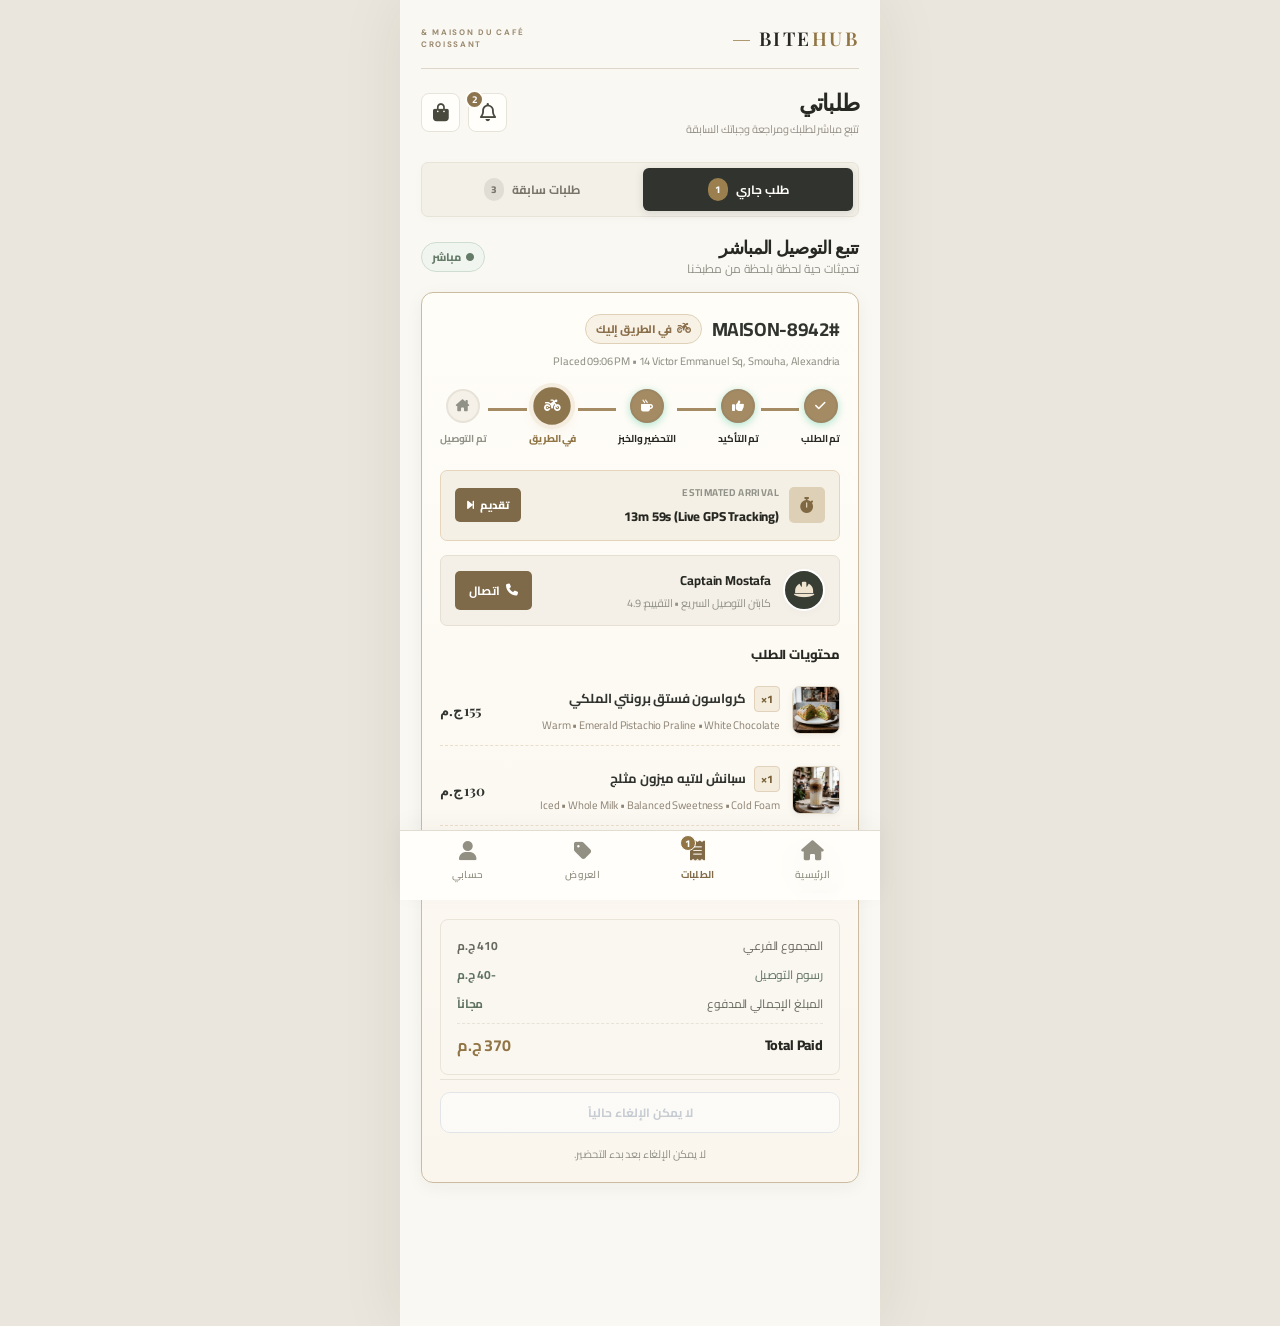
<file: orders.html>
<!DOCTYPE html>
<html lang="en">
<head>
  <meta charset="UTF-8" />
  <meta name="viewport" content="width=device-width, initial-scale=1.0" />
  <title>My Orders & Live Tracking - BiteHub Maison (EGP)</title>

  <!-- Favicon & App Icons -->
  <link rel="icon" type="image/svg+xml" href="images/favicon.svg" />
  <link rel="alternate icon" type="image/png" href="images/favicon.png" />
  <link rel="apple-touch-icon" href="images/apple-touch-icon.png" />

  <!-- Modern Google Fonts -->
  <link rel="preconnect" href="https://fonts.googleapis.com">
  <link rel="preconnect" href="https://fonts.gstatic.com" crossorigin>
  <link href="https://fonts.googleapis.com/css2?family=Cairo:wght@400;500;600;700;800;900&family=Inter:wght@400;500;600;700;800&family=Outfit:wght@500;600;700;800&display=swap" rel="stylesheet">

  <link rel="stylesheet" href="style.css" />
  <link rel="stylesheet" href="luxe.css?v=9" />

  <!-- FontAwesome Icons -->
  <link
    rel="stylesheet"
    href="https://cdnjs.cloudflare.com/ajax/libs/font-awesome/6.5.2/css/all.min.css"
  />
</head>

<body>

  <main class="app orders-app">
    <div class="luxe-wordmark" aria-label="BiteHub Maison edition"><strong>BITE<span>HUB</span><span class="wordmark-stem"></span></strong><small>MAISON DU CAFÉ &<br>CROISSANT</small></div>

    <!-- Top Header -->
    <header class="home-header">
      <div class="user-greeting-box">
        <h1>My Orders</h1>
        <p class="greeting-subtitle">Track live delivery & review artisan pastries & brews</p>
      </div>

      <div class="header-actions">
        <button class="icon-circle-btn open-notif-btn" onclick="AppState.openNotifications()" aria-label="Notifications">
          <i class="fa-regular fa-bell"></i>
          <span class="notif-badge" style="display:none;">2</span>
        </button>

        <button class="icon-circle-btn open-cart-btn" onclick="AppState.openCartDrawer()" aria-label="Shopping Cart">
          <i class="fa-solid fa-bag-shopping"></i>
          <span class="cart-badge" style="display:none;">0</span>
        </button>
      </div>
    </header>

    <!-- Orders Filter Tabs (Active vs Past) -->
    <section class="order-tabs user-order-tabs">
      <button class="tab active" id="tabActiveBtn" onclick="switchOrderTab('active')">
        Active Order
        <span class="tab-badge" id="activeOrdersBadge">1</span>
      </button>

      <button class="tab" id="tabPastBtn" onclick="switchOrderTab('past')">
        Past Orders
        <span class="tab-badge" id="pastOrdersBadge">3</span>
      </button>
    </section>

    <!-- 1. ACTIVE ORDER SECTION WITH 5-STAGE TRACKING -->
    <section id="activeOrdersSection" class="orders-container">

      <div class="section-headline">
        <div>
          <h2>Active Delivery Tracking</h2>
          <p>Real-time status updates from our roastery & bakery</p>
        </div>
        <span class="live-pill"><i class="fa-solid fa-circle"></i> Live Tracking</span>
      </div>

      <article class="user-order-card active-tracking-card" id="activeOrderCard">
        <!-- Order Header -->
        <div class="order-card-top">
          <div>
            <div class="order-id-row">
              <h3 id="activeOrderId">#MAISON-8942</h3>
              <span class="status-chip on-way" id="activeStatusChip">
                <i class="fa-solid fa-motorcycle"></i> Out for Delivery
              </span>
            </div>
            <p class="order-timestamp" id="activeOrderTimestamp">Placed today at 4:15 PM • Deliver to Smouha</p>
          </div>
        </div>

        <!-- 5-STAGE PROGRESS STEPPER TRACKER -->
        <div class="order-5-stepper" id="orderStepper">
          <div class="step-node completed" id="stNode1">
            <div class="step-circle"><i class="fa-solid fa-check"></i></div>
            <span>Placed</span>
          </div>
          <div class="stepper-connector completed" id="stConn1"></div>

          <div class="step-node completed" id="stNode2">
            <div class="step-circle"><i class="fa-solid fa-thumbs-up"></i></div>
            <span>Confirmed</span>
          </div>
          <div class="stepper-connector completed" id="stConn2"></div>

          <div class="step-node completed" id="stNode3">
            <div class="step-circle"><i class="fa-solid fa-mug-hot"></i></div>
            <span>Brewing & Baking</span>
          </div>
          <div class="stepper-connector active" id="stConn3"></div>

          <div class="step-node active" id="stNode4">
            <div class="step-circle pulse-circle"><i class="fa-solid fa-motorcycle"></i></div>
            <span>On Way</span>
          </div>
          <div class="stepper-connector" id="stConn4"></div>

          <div class="step-node" id="stNode5">
            <div class="step-circle"><i class="fa-solid fa-house-chimney"></i></div>
            <span>Delivered</span>
          </div>
        </div>

        <!-- ETA + Advance Stage (compact) -->
        <div class="eta-box" style="justify-content: space-between;">
          <div style="display:flex; align-items:center; gap:10px;">
            <div class="eta-icon"><i class="fa-solid fa-stopwatch"></i></div>
            <div class="eta-info">
              <span>Estimated Arrival</span>
              <strong id="activeEta">12 - 18 min</strong>
            </div>
          </div>
          <button class="sim-advance-btn" id="simAdvanceBtn" onclick="advanceLiveStage()" style="flex-shrink:0;">
            <span id="simStatusHeadline">Advance</span>
            <i class="fa-solid fa-forward-step"></i>
          </button>
        </div>

        <!-- Courier Information -->
        <div class="courier-card">
          <div class="courier-avatar">
            <i class="fa-solid fa-helmet-safety"></i>
          </div>
          <div class="courier-info">
            <strong id="courierName">Captain Mostafa</strong>
            <p id="courierRole">Maison Express Courier • Rating: 4.9</p>
          </div>
          <button class="call-courier-btn" title="Call Courier" onclick="openDriverCallModal()">
            <i class="fa-solid fa-phone"></i> Call
          </button>
        </div>

        <!-- Itemized Order Details -->
        <div class="order-items-wrapper">
          <h4>Order Items</h4>
          <div class="ordered-items-list" id="activeItemsList"></div>

          <div class="order-price-summary">
            <div class="summary-line">
              <span>Subtotal</span>
              <strong id="activeSubtotal">410 EGP</strong>
            </div>
            <div class="summary-line" id="activeDiscountRow" style="display:flex; color:var(--green)">
              <span>Coupon Discount (<strong id="activeDiscountCode">MAISON50</strong>)</span>
              <strong id="activeDiscountVal">-40 EGP</strong>
            </div>
            <div class="summary-line">
              <span>Delivery Fee</span>
              <strong id="activeDeliveryFee" style="color:var(--green)">FREE</strong>
            </div>
            <div class="summary-line total-highlight">
              <span>Total Paid</span>
              <strong id="activeTotal">370 EGP</strong>
            </div>
          </div>
        </div>

        <!-- Cancel Order Section -->
        <div class="cancel-order-box" style="border-top: 1px solid var(--border); padding-top: 12px; margin-top: 4px;">
          <button class="cancel-order-btn" id="cancelOrderBtn" onclick="AppState.cancelActiveOrder()">
            Cancel Order
          </button>
          <p class="cancel-policy-note" id="cancelPolicyNote" style="margin-top:6px; text-align:center; font-size:11px;"></p>
        </div>

      </article>

      <!-- Empty State for Active Orders -->
      <div class="empty-state" id="noActiveOrderState" style="display:none;">
        <i class="fa-solid fa-mug-saucer"></i>
        <h4>No active orders right now</h4>
        <p>Your freshly extracted coffee & golden pastries will appear here as soon as you order.</p>
        <button class="explore-btn" onclick="window.location.href='index.html'">Explore Menu</button>
      </div>

    </section>

    <!-- 2. PAST ORDERS SECTION WITH REORDER & RATINGS -->
    <section id="pastOrdersSection" class="orders-container" style="display:none;">

      <div class="section-headline">
        <div>
          <h2>Past Order History</h2>
          <p>Tap Reorder to add items back to your cart</p>
        </div>
      </div>

      <div id="pastOrdersList">
        <!-- Rendered by JS from AppState.getPastOrders() -->
      </div>

    </section>

    <!-- RATE YOUR ORDER MODAL (1-5 STARS) -->
    <div class="rating-modal" id="ratingModal">
      <div class="rating-modal-content">
        <div class="rating-header">
          <h3>Rate Your Order</h3>
          <button onclick="closeRatingModal()"><i class="fa-solid fa-xmark"></i></button>
        </div>
        <p class="rating-subtitle" id="ratingOrderTitle">How was order #EGY-7814?</p>

        <!-- Rating Criteria -->
        <div class="rating-category-block">
          <label>Food Quality & Taste</label>
          <div class="star-rating" data-target="food">
            <span class="star" onclick="setStars('food', 1)"><i class="fa-solid fa-star"></i></span>
            <span class="star" onclick="setStars('food', 2)"><i class="fa-solid fa-star"></i></span>
            <span class="star" onclick="setStars('food', 3)"><i class="fa-solid fa-star"></i></span>
            <span class="star" onclick="setStars('food', 4)"><i class="fa-solid fa-star"></i></span>
            <span class="star" onclick="setStars('food', 5)"><i class="fa-solid fa-star"></i></span>
          </div>
        </div>

        <div class="rating-category-block">
          <label>Delivery Speed & Courier</label>
          <div class="star-rating" data-target="delivery">
            <span class="star" onclick="setStars('delivery', 1)"><i class="fa-solid fa-star"></i></span>
            <span class="star" onclick="setStars('delivery', 2)"><i class="fa-solid fa-star"></i></span>
            <span class="star" onclick="setStars('delivery', 3)"><i class="fa-solid fa-star"></i></span>
            <span class="star" onclick="setStars('delivery', 4)"><i class="fa-solid fa-star"></i></span>
            <span class="star" onclick="setStars('delivery', 5)"><i class="fa-solid fa-star"></i></span>
          </div>
        </div>

        <div class="rating-category-block">
          <label>Written Feedback (Optional)</label>
          <textarea id="ratingComments" placeholder="Tell us what you loved or how we can improve..." rows="3"></textarea>
        </div>

        <button class="submit-rating-btn" onclick="submitRating()">Submit Rating</button>
      </div>
    </div>

    <!-- DRIVER CALL MODAL -->
    <div class="driver-call-modal" id="driverCallModal">
      <div class="driver-call-content">
        <div class="driver-call-avatar">
          <i class="fa-solid fa-helmet-safety"></i>
        </div>
        <h3 id="callModalDriverName">Captain Mostafa</h3>
        <p style="font-size:12px; color:var(--muted); margin-bottom:12px;">Express Courier • Assigned to your order</p>
        <p style="font-size:16px; font-weight:800; color:var(--primary); margin-bottom:6px;" id="callModalDriverPhone">+20 112 345 6789</p>
        <p style="font-size:11px; color:var(--green); font-weight:700;"><i class="fa-solid fa-circle-check"></i> Verified Driver On Duty</p>

        <div class="driver-call-actions">
          <a href="tel:+201123456789" class="driver-call-btn-main" id="directDialLink">
            <i class="fa-solid fa-phone"></i> Dial Now
          </a>
          <button class="driver-call-btn-close" onclick="closeDriverCallModal()">Close</button>
        </div>
      </div>
    </div>

    <!-- Bottom Navigation Bar (Home | Orders | Deals | Profile) -->
    <nav class="bottom-nav">
      <a href="index.html" class="nav-item">
        <i class="fa-solid fa-house"></i>
        <span>Home</span>
      </a>

      <a href="orders.html" class="nav-item active">
        <div class="nav-icon-container">
          <i class="fa-solid fa-receipt"></i>
          <span class="nav-badge">1</span>
        </div>
        <span>Orders</span>
      </a>

      <a href="deals.html" class="nav-item">
        <div class="nav-icon-container">
          <i class="fa-solid fa-tag"></i>
        </div>
        <span>Deals</span>
      </a>

      <a href="profile.html" class="nav-item">
        <i class="fa-solid fa-user"></i>
        <span>Profile</span>
      </a>
    </nav>

  </main>

  <!-- Central App-State Logic -->
  <script src="app-state.js"></script>

  <script>
    let activeRatingOrderId = null;
    const ratingValues = { food: 5, delivery: 5 };
    let liveSeconds = 840; // ~14 mins
    let liveCountdownInterval = null;

    const STAGE_CONFIG = {
      1: {
        chipClass: 'placed',
        chipIcon: 'fa-regular fa-clock',
        chipText: 'Order Placed',
        headline: 'Stage 1 of 5: Placed at Maison Roastery',
        etaText: '20 - 30 Minutes (Estimating ~5:00 PM)',
        telemetry: 'Order ticket printed at Smouha Roastery & Oven',
        speed: '0 km/h',
        scooterPos: { top: '80%', left: '16%' }
      },
      2: {
        chipClass: 'confirmed',
        chipIcon: 'fa-solid fa-thumbs-up',
        chipText: 'Order Confirmed',
        headline: 'Stage 2 of 5: Order Accepted by Barista',
        etaText: '18 - 25 Minutes (Estimated arrival 4:55 PM)',
        telemetry: 'Barista calibrated grinder & queued artisan extraction',
        speed: '0 km/h',
        scooterPos: { top: '75%', left: '18%' }
      },
      3: {
        chipClass: 'preparing',
        chipIcon: 'fa-solid fa-mug-hot',
        chipText: 'Brewing & Baking',
        headline: 'Stage 3 of 5: Barista Brewing & Oven Baking',
        etaText: '12 - 18 Minutes (Fresh from oven & roaster)',
        telemetry: 'Head Barista Julien is pulling single-origin espresso & baking croissants',
        speed: '0 km/h',
        scooterPos: { top: '70%', left: '22%' }
      },
      4: {
        chipClass: 'on-way',
        chipIcon: 'fa-solid fa-motorcycle',
        chipText: 'Out for Delivery',
        headline: 'Stage 4 of 5: Courier En Route with Thermal Parcel',
        etaText: '8 - 14 Minutes (Arriving soon)',
        telemetry: 'GPS Live: On Albert Al Awal St (1.2 km away) • Temperature-Controlled',
        speed: '38 km/h',
        scooterPos: { top: '50%', left: '55%' }
      },
      5: {
        chipClass: 'delivered',
        chipIcon: 'fa-solid fa-house-chimney',
        chipText: 'Delivered Successfully',
        headline: 'Stage 5 of 5: Delivered! Savor your coffee & viennoiserie',
        etaText: 'Arrived & Handed to Customer',
        telemetry: 'Courier arrived at destination building with thermal package',
        speed: '0 km/h',
        scooterPos: { top: '25%', left: '85%' }
      }
    };

    document.addEventListener('DOMContentLoaded', () => {
      renderActiveOrder();
      renderPastOrders();
      startLiveTicker();
    });

    function startLiveTicker() {
      if (liveCountdownInterval) clearInterval(liveCountdownInterval);
      liveCountdownInterval = setInterval(() => {
        const order = AppState.getActiveOrder();
        if (!order || order.statusStep === 5) return;
        if (liveSeconds > 60) {
          liveSeconds--;
          const m = Math.floor(liveSeconds / 60);
          const s = liveSeconds % 60;
          const etaEl = document.getElementById('activeEta');
          if (etaEl && order.statusStep === 4) {
            etaEl.textContent = `${m}m ${s < 10 ? '0' : ''}${s}s (Live GPS Tracking)`;
          }
        }
      }, 1000);
    }

    function switchOrderTab(tab) {
      const activeSec = document.getElementById('activeOrdersSection');
      const pastSec = document.getElementById('pastOrdersSection');
      const tabActive = document.getElementById('tabActiveBtn');
      const tabPast = document.getElementById('tabPastBtn');

      if (tab === 'active') {
        activeSec.style.display = 'block';
        pastSec.style.display = 'none';
        tabActive.classList.add('active');
        tabPast.classList.remove('active');
      } else {
        activeSec.style.display = 'none';
        pastSec.style.display = 'block';
        tabPast.classList.add('active');
        tabActive.classList.remove('active');
      }
    }

    function renderActiveOrder() {
      const order = AppState.getActiveOrder();
      const card = document.getElementById('activeOrderCard');
      const empty = document.getElementById('noActiveOrderState');

      if (!order) {
        if (card) card.style.display = 'none';
        if (empty) empty.style.display = 'flex';
        document.getElementById('activeOrdersBadge').textContent = '0';
        return;
      }

      if (card) card.style.display = 'block';
      if (empty) empty.style.display = 'none';

      document.getElementById('activeOrderId').textContent = order.id;
      document.getElementById('activeOrderTimestamp').textContent = `Placed ${order.placedAt} • ${order.address}`;

      const isAr = AppState.getLanguage() === 'ar';
      const step = order.statusStep || 4;
      const cfg = STAGE_CONFIG[step] || STAGE_CONFIG[4];

      const chipText = isAr ? ({
        1: 'تم الطلب',
        2: 'تم تأكيد الطلب',
        3: 'التحضير والخبز',
        4: 'في الطريق إليك',
        5: 'تم التوصيل بنجاح'
      }[step] || cfg.chipText) : cfg.chipText;

      const headlineText = isAr ? ({
        1: 'المرحلة 1 من 5: تم استلام الطلب في محمصتنا',
        2: 'المرحلة 2 من 5: تم تأكيد الطلب من الباريستا والمخبز',
        3: 'المرحلة 3 من 5: استخلاص القهوة المختصة وخبز الكرواسون',
        4: 'المرحلة 4 من 5: المندوب في الطريق إليك بحقيبة حرارية',
        5: 'المرحلة 5 من 5: تم تسليم الطلب! استمتع بقهوتك ومخبوزاتك'
      }[step] || cfg.headline) : cfg.headline;

      const etaText = isAr ? ({
        1: '20 - 30 دقيقة (تقريباً 5:00 م)',
        2: '18 - 25 دقيقة (تقريباً 4:55 م)',
        3: '12 - 18 دقيقة (طازج وساخن من الفرن)',
        4: '8 - 14 دقيقة (يصل قريباً)',
        5: 'وصل المندوب وتم التسليم للعميل'
      }[step] || cfg.etaText) : cfg.etaText;

      // Update Chip
      const chip = document.getElementById('activeStatusChip');
      if (chip) {
        chip.className = `status-chip ${cfg.chipClass}`;
        chip.innerHTML = `<i class="${cfg.chipIcon}"></i> ${chipText}`;
      }

      // Update ETA
      document.getElementById('activeEta').textContent = etaText;
      document.getElementById('simStatusHeadline').textContent = isAr ? 'تقديم المرحلة' : (step >= 5 ? 'Rate' : 'Advance');

      // Update Stepper Labels
      if (isAr) {
        const n1 = document.querySelector('#stNode1 span');
        const n2 = document.querySelector('#stNode2 span');
        const n3 = document.querySelector('#stNode3 span');
        const n4 = document.querySelector('#stNode4 span');
        const n5 = document.querySelector('#stNode5 span');
        if (n1) n1.textContent = 'تم الطلب';
        if (n2) n2.textContent = 'تم التأكيد';
        if (n3) n3.textContent = 'التحضير والخبز';
        if (n4) n4.textContent = 'في الطريق';
        if (n5) n5.textContent = 'تم التوصيل';
      }

      // Update Stepper Stage
      for (let i = 1; i <= 5; i++) {
        const node = document.getElementById(`stNode${i}`);
        if (node) {
          node.classList.toggle('completed', i < step);
          node.classList.toggle('active', i === step);
        }
        if (i <= 4) {
          const conn = document.getElementById(`stConn${i}`);
          if (conn) {
            conn.classList.toggle('completed', i < step);
            conn.classList.toggle('active', i === step);
          }
        }
      }

      // Courier
      if (order.courier) {
        document.getElementById('courierName').textContent = order.courier.name;
        document.getElementById('courierRole').textContent = `${isAr ? 'كابتن التوصيل السريع' : order.courier.badge} • ${isAr ? 'التقييم' : 'Rating'}: ${order.courier.rating}`;
        document.getElementById('callModalDriverName').textContent = order.courier.name;
        document.getElementById('callModalDriverPhone').textContent = order.courier.phone || '+20 112 345 6789';
      }

      // Items
      const itemsList = document.getElementById('activeItemsList');
      if (itemsList && order.items) {
        itemsList.innerHTML = order.items.map(it => {
          const catItem = AppState.catalog[it.id];
          const itemName = isAr ? (it.nameAr || (catItem && catItem.nameAr) || it.name) : it.name;
          const itemImg = (catItem && catItem.image) || it.image || 'images/croissant_butter.jpg';
          return `
            <div class="ordered-item-row">
              <div class="ordered-item-thumb">
                <img src="${itemImg}" alt="${itemName}" loading="lazy" />
              </div>
              <div class="item-meta">
                <div class="item-title-row">
                  <span class="item-qty">${it.quantity}×</span>
                  <strong>${itemName}</strong>
                </div>
                ${it.options ? `<p class="item-specs">${it.options}</p>` : ''}
              </div>
              <strong class="item-price">${AppState.formatEGP(it.unitPrice * it.quantity)}</strong>
            </div>
          `;
        }).join('');
      }

      document.getElementById('activeSubtotal').textContent = AppState.formatEGP(order.subtotal);
      
      const discRow = document.getElementById('activeDiscountRow');
      const discTag = document.getElementById('activeDiscountCode');
      const discVal = document.getElementById('activeDiscountVal');
      if (discRow && discVal) {
        if (order.discount && order.discount > 0) {
          discRow.style.display = 'flex';
          if (discTag) discTag.textContent = order.voucherCode || (isAr ? 'كوبون' : 'COUPON');
          discVal.textContent = `-${AppState.formatEGP(order.discount)}`;
        } else {
          discRow.style.display = 'none';
        }
      }

      const delFeeEl = document.getElementById('activeDeliveryFee');
      if (delFeeEl) {
        delFeeEl.textContent = (!order.deliveryFee || order.deliveryFee === 0) ? (isAr ? 'مجاناً' : 'FREE') : AppState.formatEGP(order.deliveryFee);
      }

      document.getElementById('activeTotal').textContent = AppState.formatEGP(order.total);

      // Cancel button status
      const cancelBtn = document.getElementById('cancelOrderBtn');
      const cancelPolicy = document.getElementById('cancelPolicyNote');
      if (order.statusStep >= 3) {
        cancelBtn.disabled = true;
        cancelBtn.classList.add('disabled');
        cancelBtn.textContent = isAr ? 'لا يمكن الإلغاء حالياً' : 'Cancellation Unavailable';
        if (cancelPolicy) cancelPolicy.textContent = isAr ? 'لا يمكن الإلغاء بعد بدء التحضير.' : 'Cannot cancel after cooking starts.';
      } else {
        cancelBtn.disabled = false;
        cancelBtn.classList.remove('disabled');
        cancelBtn.textContent = isAr ? 'إلغاء الطلب' : 'Cancel Order';
        if (cancelPolicy) cancelPolicy.textContent = '';
      }

      // Advance Button
      const advBtn = document.getElementById('simAdvanceBtn');
      if (advBtn) {
        if (step >= 5) {
          advBtn.innerHTML = `<span>${isAr ? 'تقييم' : 'Rate'}</span>`;
          advBtn.onclick = () => openRatingModal(order.id);
        } else {
          advBtn.innerHTML = `<span id="simStatusHeadline">${isAr ? 'تقديم' : 'Advance'}</span> <i class="fa-solid fa-forward-step"></i>`;
          advBtn.onclick = advanceLiveStage;
        }
      }
    }

    function advanceLiveStage() {
      const order = AppState.getActiveOrder();
      if (!order) return;
      let nextStep = (order.statusStep || 1) + 1;
      if (nextStep > 5) nextStep = 1; // cycle back for demonstration

      order.statusStep = nextStep;
      order.status = STAGE_CONFIG[nextStep].chipText;
      AppState.saveActiveOrder(order);

      const isAr = AppState.getLanguage() === 'ar';
      showToast(isAr ? 'تم تحديث حالة الطلب!' : `Order status updated to: ${STAGE_CONFIG[nextStep].chipText}`);
      renderActiveOrder();

      if (nextStep === 5) {
        const past = AppState.getPastOrders();
        if (!past.some(p => p.id === order.id)) {
          past.unshift({
            id: order.id,
            date: isAr ? 'اليوم، الآن' : 'Today, Just Now',
            status: isAr ? 'تم التوصيل بنجاح' : 'Delivered',
            items: order.items,
            subtotal: order.subtotal,
            discount: order.discount || 0,
            deliveryFee: order.deliveryFee || 0,
            voucherCode: order.voucherCode || null,
            total: order.total,
            rated: false
          });
          localStorage.setItem(AppState.STORAGE_KEYS.PAST_ORDERS, JSON.stringify(past));
          renderPastOrders();
        }
      }
    }

    function openDriverCallModal() {
      document.getElementById('driverCallModal')?.classList.add('open');
    }

    function closeDriverCallModal() {
      document.getElementById('driverCallModal')?.classList.remove('open');
    }

    function renderPastOrders() {
      const isAr = AppState.getLanguage() === 'ar';
      const past = AppState.getPastOrders();
      const container = document.getElementById('pastOrdersList');
      if (!container) return;

      document.getElementById('pastOrdersBadge').textContent = past.length;

      if (past.length === 0) {
        container.innerHTML = `
          <div class="empty-state">
            <i class="fa-solid fa-clock-rotate-left"></i>
            <h4>${isAr ? 'لا توجد طلبات سابقة' : 'No past orders yet'}</h4>
            <p>${isAr ? 'طلباتك المكتملة ستظهر هنا.' : 'Your completed orders will appear here.'}</p>
            <button class="explore-btn" onclick="window.location.href='index.html'">${isAr ? 'استكشف القائمة' : 'Explore Menu'}</button>
          </div>`;
        return;
      }

      container.innerHTML = past.map(o => `
        <article class="user-order-card past-order-card">

          <!-- Header -->
          <div class="order-card-top">
            <div class="order-id-row">
              <h3>${o.id}</h3>
              <span class="status-chip delivered">${isAr ? 'تم التوصيل' : 'Delivered'}</span>
            </div>
            <p class="order-timestamp">${o.date}</p>
          </div>

          <!-- Items (compact) -->
          <div class="ordered-items-list">
            ${o.items.map(it => {
              const catItem = AppState.catalog[it.id];
              const name = isAr ? (it.nameAr || (catItem && catItem.nameAr) || it.name) : it.name;
              const img = (catItem && catItem.image) || it.image || 'images/croissant_butter.jpg';
              return `
                <div class="ordered-item-row">
                  <div class="ordered-item-thumb">
                    <img src="${img}" alt="${name}" loading="lazy" />
                  </div>
                  <div class="item-meta">
                    <div class="item-title-row">
                      <span class="item-qty">${it.quantity}×</span>
                      <strong>${name}</strong>
                    </div>
                  </div>
                  <strong class="item-price">${AppState.formatEGP(it.unitPrice * it.quantity)}</strong>
                </div>`;
            }).join('')}
          </div>

          <!-- Total row -->
          <div class="past-order-footer">
            <div class="past-total-block">
              <div class="past-total-label-row">
                <span class="past-total-label">${isAr ? 'المجموع المدفوع' : 'Paid Total'}</span>
                ${o.discount && o.discount > 0 ? `
                  <span class="past-discount-pill">
                    <i class="fa-solid fa-tag"></i> ${isAr ? 'وفرت' : 'Saved'} ${AppState.formatEGP(o.discount)}
                  </span>
                ` : ''}
              </div>
              <div class="past-total-price-row">
                <strong class="past-total-amount">${AppState.formatEGP(o.total)}</strong>
                ${o.discount && o.discount > 0 ? `
                  <span class="past-original-price">${AppState.formatEGP(o.total + o.discount)}</span>
                ` : ''}
              </div>
            </div>
            <div class="past-actions-group">
              <button class="rate-order-btn" onclick="openRatingModal('${o.id}')">
                <i class="fa-regular fa-star"></i>
                <span>${isAr ? 'تقييم' : 'Rate'}</span>
              </button>
              <button class="reorder-btn" onclick='AppState.reorder(${JSON.stringify(o.items)})'>
                <i class="fa-solid fa-arrow-rotate-right"></i>
                <span>${isAr ? 'إعادة الطلب' : 'Order Again'}</span>
              </button>
            </div>
          </div>

        </article>
      `).join('');
    }

    function handleReorderClick(orderId) {
      const past = AppState.getPastOrders();
      const found = past.find(o => o.id === orderId);
      if (found && found.items) {
        AppState.reorder(found.items);
      }
    }

    function openRatingModal(orderId) {
      activeRatingOrderId = orderId;
      const isAr = AppState.getLanguage() === 'ar';
      document.getElementById('ratingOrderTitle').textContent = isAr 
        ? `كيف كانت تجربتك مع طلب ${orderId} من ميزون القهوة والكرواسون؟`
        : `How was your Maison Coffee & Croissant experience with ${orderId}?`;
      document.getElementById('ratingModal')?.classList.add('open');
      setStars('food', 5);
      setStars('delivery', 5);
    }

    function closeRatingModal() {
      document.getElementById('ratingModal')?.classList.remove('open');
    }

    function setStars(target, stars) {
      ratingValues[target] = stars;
      const container = document.querySelector(`.star-rating[data-target="${target}"]`);
      if (container) {
        container.querySelectorAll('.star').forEach((st, i) => {
          st.classList.toggle('active', i < stars);
        });
      }
    }

    function submitRating() {
      const comments = document.getElementById('ratingComments').value.trim();
      AppState.rateOrder(activeRatingOrderId, {
        food: ratingValues.food,
        delivery: ratingValues.delivery,
        comments: comments
      });
      closeRatingModal();
      renderPastOrders();
    }
  </script>

</body>
</html>
</file>
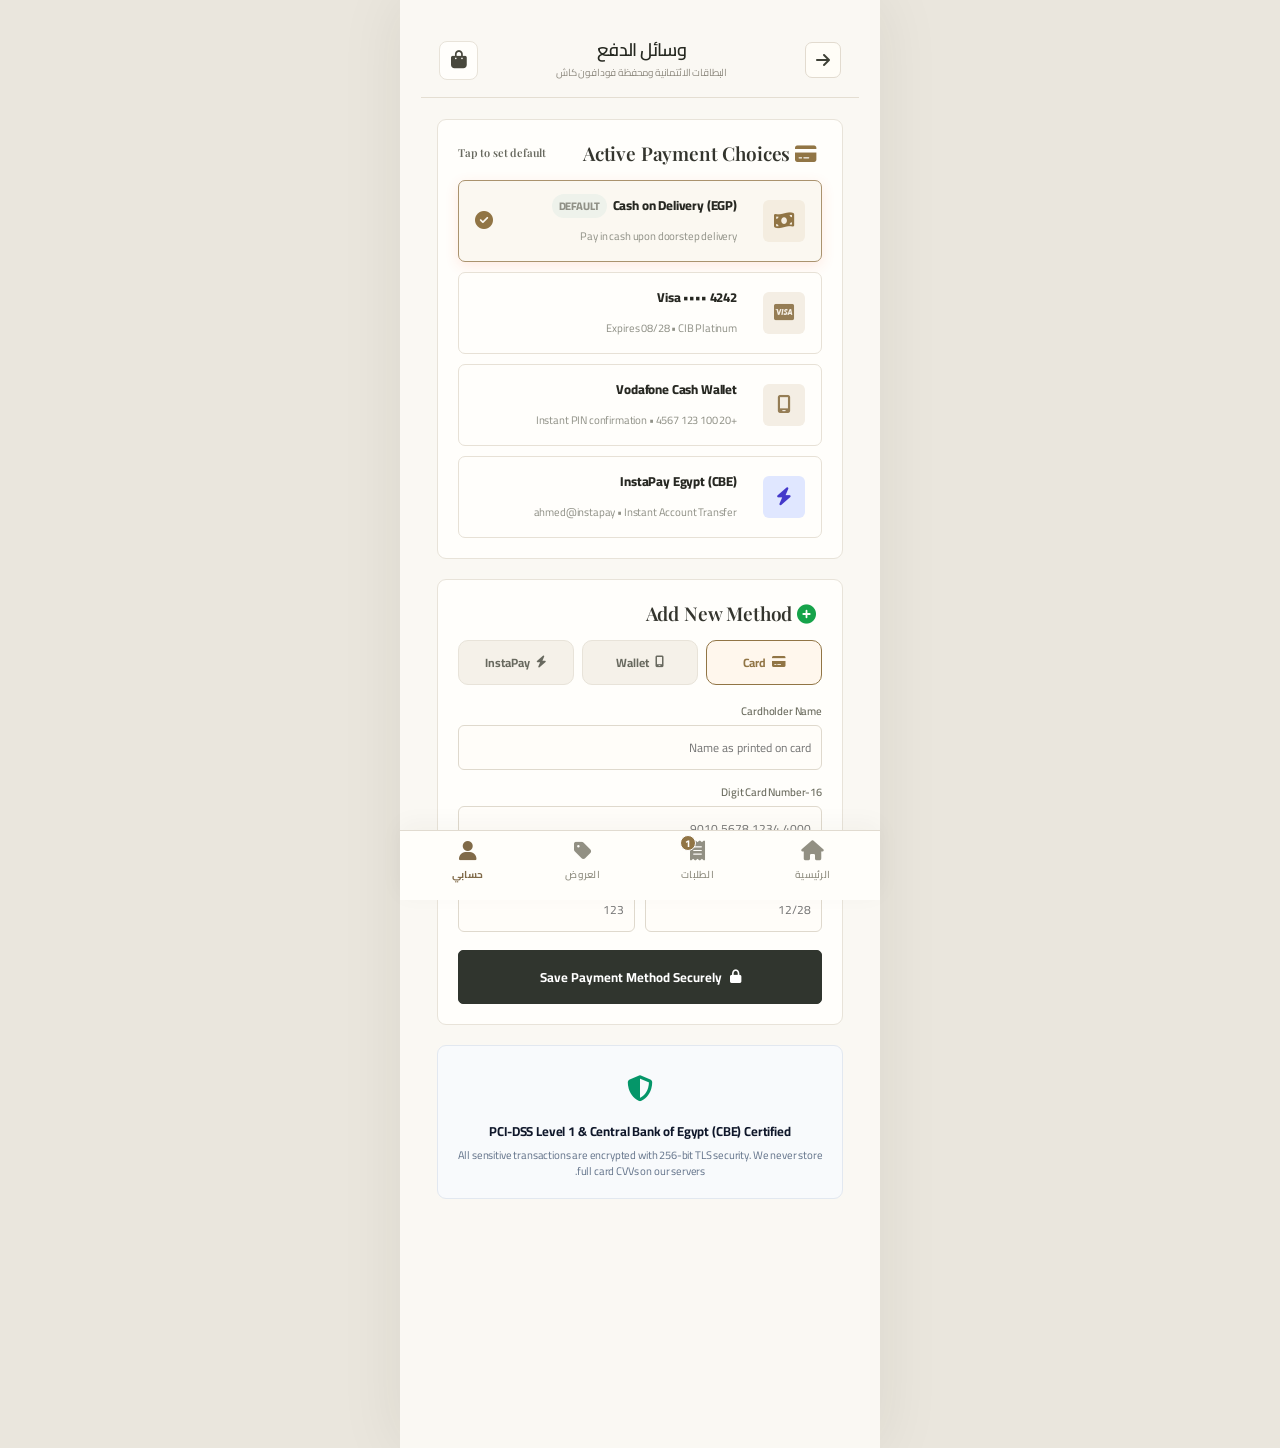
<file: payments.html>
<!DOCTYPE html>
<html lang="en">
<head>
  <meta charset="UTF-8" />
  <meta name="viewport" content="width=device-width, initial-scale=1.0" />
  <title>Payment Methods & Wallets - BiteHub (EGP)</title>

  <!-- Favicon & App Icons -->
  <link rel="icon" type="image/svg+xml" href="images/favicon.svg" />
  <link rel="alternate icon" type="image/png" href="images/favicon.png" />
  <link rel="apple-touch-icon" href="images/apple-touch-icon.png" />

  <!-- Modern Google Fonts -->
  <link rel="preconnect" href="https://fonts.googleapis.com">
  <link rel="preconnect" href="https://fonts.gstatic.com" crossorigin>
  <link href="https://fonts.googleapis.com/css2?family=Inter:wght@400;500;600;700;800&family=Outfit:wght@500;600;700;800;900&display=swap" rel="stylesheet">

  <link rel="stylesheet" href="style.css" />
  <link rel="stylesheet" href="luxe.css" />

  <!-- FontAwesome Icons -->
  <link
    rel="stylesheet"
    href="https://cdnjs.cloudflare.com/ajax/libs/font-awesome/6.5.2/css/all.min.css"
  />
</head>

<body>

  <main class="app profile-app">

    <!-- Subpage Top Bar -->
    <header class="subpage-top-bar">
      <a href="profile.html" class="subpage-back-btn" aria-label="Back to Account Hub">
        <i class="fa-solid fa-arrow-left"></i>
      </a>
      <div class="subpage-title-box">
        <h1>Payment Methods</h1>
        <p>Cards, Wallets & Cash (EGP)</p>
      </div>
      <button class="icon-circle-btn open-cart-btn" aria-label="Shopping Cart">
        <i class="fa-solid fa-bag-shopping"></i>
        <span class="cart-badge" style="display:none;">0</span>
      </button>
    </header>

    <div class="subpage-container">

      <!-- 1. Saved Methods List -->
      <section class="subpage-card">
        <div class="subpage-card-title">
          <span><i class="fa-solid fa-credit-card" style="color: var(--primary); margin-right: 6px;"></i> Active Payment Choices</span>
          <span style="font-size: 11px; color: var(--text-secondary);">Tap to set default</span>
        </div>

        <div class="payment-methods-list" id="paymentsListContainer">
          <!-- COD -->
          <div class="payment-card active" onclick="setSubpagePayment(this, 'Cash on Delivery (EGP)')">
            <div class="pay-icon"><i class="fa-solid fa-money-bill-wave"></i></div>
            <div class="pay-info">
              <div style="display: flex; align-items: center; gap: 6px;">
                <strong>Cash on Delivery (EGP)</strong>
                <span class="default-chip">Default</span>
              </div>
              <span>Pay in cash upon doorstep delivery</span>
            </div>
            <i class="fa-solid fa-circle-check check-mark"></i>
          </div>

          <!-- Visa Card -->
          <div class="payment-card" onclick="setSubpagePayment(this, 'Visa •••• 4242')">
            <div class="pay-icon"><i class="fa-brands fa-cc-visa"></i></div>
            <div class="pay-info">
              <strong>Visa •••• 4242</strong>
              <span>Expires 08/28 • CIB Platinum</span>
            </div>
          </div>

          <!-- Vodafone Cash -->
          <div class="payment-card" onclick="setSubpagePayment(this, 'Vodafone Cash Wallet')">
            <div class="pay-icon"><i class="fa-solid fa-mobile-screen"></i></div>
            <div class="pay-info">
              <strong>Vodafone Cash Wallet</strong>
              <span>+20 100 123 4567 • Instant PIN confirmation</span>
            </div>
          </div>

          <!-- InstaPay Egypt -->
          <div class="payment-card" onclick="setSubpagePayment(this, 'InstaPay Egypt')">
            <div class="pay-icon" style="background: #e0e7ff; color: #4338ca;"><i class="fa-solid fa-bolt"></i></div>
            <div class="pay-info">
              <strong>InstaPay Egypt (CBE)</strong>
              <span>ahmed@instapay • Instant Account Transfer</span>
            </div>
          </div>
        </div>
      </section>

      <!-- 2. Add New Payment Method Form -->
      <section class="subpage-card">
        <div class="subpage-card-title">
          <span><i class="fa-solid fa-plus-circle" style="color: #16a34a; margin-right: 6px;"></i> Add New Method</span>
        </div>

        <!-- Method Type Selector -->
        <div style="display: grid; grid-template-columns: repeat(3, 1fr); gap: 8px; margin-bottom: 16px;">
          <button type="button" class="btn-label-tag active" id="btnTypeCard" onclick="switchPayFormTab('card', this)">
            <i class="fa-solid fa-credit-card"></i> Card
          </button>
          <button type="button" class="btn-label-tag" id="btnTypeWallet" onclick="switchPayFormTab('wallet', this)">
            <i class="fa-solid fa-mobile-screen"></i> Wallet
          </button>
          <button type="button" class="btn-label-tag" id="btnTypeInstapay" onclick="switchPayFormTab('instapay', this)">
            <i class="fa-solid fa-bolt"></i> InstaPay
          </button>
        </div>

        <form id="addPaymentForm" onsubmit="event.preventDefault(); handleAddNewPayment();">
          <!-- Card Fields -->
          <div id="cardFields">
            <div class="form-group">
              <label>Cardholder Name</label>
              <input type="text" id="payCardName" placeholder="Name as printed on card" />
            </div>
            <div class="form-group">
              <label>16-Digit Card Number</label>
              <input type="text" id="payCardNum" placeholder="4000 1234 5678 9010" maxlength="19" />
            </div>
            <div class="form-row">
              <div class="form-group">
                <label>Expiry (MM/YY)</label>
                <input type="text" id="payCardExp" placeholder="12/28" maxlength="5" />
              </div>
              <div class="form-group">
                <label>CVV / CVC</label>
                <input type="password" id="payCardCvv" placeholder="123" maxlength="4" />
              </div>
            </div>
          </div>

          <!-- Wallet Fields (Hidden by default) -->
          <div id="walletFields" style="display: none;">
            <div class="form-group">
              <label>Mobile Wallet Provider</label>
              <select id="payWalletProvider" style="width: 100%; border: 1px solid var(--border); border-radius: 10px; padding: 12px; font-size: 13px; outline: none; background: #ffffff;">
                <option value="Vodafone Cash">Vodafone Cash (فودافون كاش)</option>
                <option value="Orange Money">Orange Cash (أورنچ كاش)</option>
                <option value="Etisalat Cash">Etisalat Cash (اتصالات كاش)</option>
                <option value="WE Pay">WE Pay (وي باي)</option>
              </select>
            </div>
            <div class="form-group">
              <label>Registered Mobile Number</label>
              <input type="tel" id="payWalletPhone" placeholder="010 1234 5678" />
            </div>
          </div>

          <!-- InstaPay Fields (Hidden by default) -->
          <div id="instapayFields" style="display: none;">
            <div class="form-group">
              <label>InstaPay Address (IPA)</label>
              <input type="text" id="payInstaIpa" placeholder="username@instapay" />
            </div>
            <p style="font-size: 11px; color: var(--text-secondary); margin: 0 0 14px;">
              InstaPay payments are confirmed instantly through Egypt's National Payment Scheme.
            </p>
          </div>

          <button type="submit" class="btn-primary" style="width: 100%; padding: 14px; margin-top: 6px;">
            <i class="fa-solid fa-lock"></i> Save Payment Method Securely
          </button>
        </form>
      </section>

      <!-- 3. Security Assurance Badge -->
      <section class="subpage-card" style="background: #f8fafc; border: 1px solid #e2e8f0; text-align: center; padding: 18px;">
        <div style="font-size: 26px; color: #059669; margin-bottom: 6px;">
          <i class="fa-solid fa-shield-halved"></i>
        </div>
        <strong style="font-size: 13px; display: block; color: #0f172a; margin-bottom: 4px;">
          PCI-DSS Level 1 & Central Bank of Egypt (CBE) Certified
        </strong>
        <p style="font-size: 11px; color: #64748b; margin: 0; line-height: 1.5;">
          All sensitive transactions are encrypted with 256-bit TLS security. We never store full card CVVs on our servers.
        </p>
      </section>

    </div>

    <!-- Bottom Navigation Bar (Home | Orders | Deals | Profile) -->
    <nav class="bottom-nav">
      <a href="index.html" class="nav-item">
        <i class="fa-solid fa-house"></i>
        <span>Home</span>
      </a>

      <a href="orders.html" class="nav-item">
        <div class="nav-icon-container">
          <i class="fa-solid fa-receipt"></i>
          <span class="nav-badge">1</span>
        </div>
        <span>Orders</span>
      </a>

      <a href="deals.html" class="nav-item">
        <div class="nav-icon-container">
          <i class="fa-solid fa-tag"></i>
        </div>
        <span>Deals</span>
      </a>

      <a href="profile.html" class="nav-item active">
        <i class="fa-solid fa-user"></i>
        <span>Profile</span>
      </a>
    </nav>

  </main>

  <style>
    .btn-label-tag {
      padding: 10px 8px;
      border: 1px solid var(--border);
      background: var(--surface-alt);
      color: var(--text-secondary);
      border-radius: 10px;
      font-size: 12px;
      font-weight: 700;
      cursor: pointer;
      display: flex;
      align-items: center;
      justify-content: center;
      gap: 6px;
      transition: all 0.2s ease;
    }
    .btn-label-tag.active {
      background: #fff7ed;
      border-color: var(--primary);
      color: var(--primary);
    }
  </style>

  <!-- Central App-State Logic -->
  <script src="app-state.js"></script>

  <script>
    let activePayType = 'card';

    function switchPayFormTab(type, btn) {
      document.querySelectorAll('.btn-label-tag').forEach(b => b.classList.remove('active'));
      btn.classList.add('active');
      activePayType = type;

      document.getElementById('cardFields').style.display = (type === 'card') ? 'block' : 'none';
      document.getElementById('walletFields').style.display = (type === 'wallet') ? 'block' : 'none';
      document.getElementById('instapayFields').style.display = (type === 'instapay') ? 'block' : 'none';
    }

    function setSubpagePayment(cardEl, title) {
      document.querySelectorAll('#paymentsListContainer .payment-card').forEach(c => {
        c.classList.remove('active');
        const cm = c.querySelector('.check-mark');
        if (cm) cm.remove();
        const chip = c.querySelector('.default-chip');
        if (chip) chip.remove();
      });

      cardEl.classList.add('active');

      const check = document.createElement('i');
      check.className = 'fa-solid fa-circle-check check-mark';
      cardEl.appendChild(check);

      const titleDiv = cardEl.querySelector('.pay-info > div') || cardEl.querySelector('.pay-info strong');
      if (titleDiv) {
        const chip = document.createElement('span');
        chip.className = 'default-chip';
        chip.textContent = 'Default';
        chip.style.marginLeft = '6px';
        titleDiv.appendChild(chip);
      }

      showToast(`Default payment set to: ${title}`);
    }

    function handleAddNewPayment() {
      const container = document.getElementById('paymentsListContainer');
      let title = '';
      let desc = '';
      let iconHtml = '<i class="fa-solid fa-credit-card"></i>';

      if (activePayType === 'card') {
        const num = document.getElementById('payCardNum').value.trim() || '4532 9988 7766 1122';
        const last4 = num.slice(-4) || '1122';
        title = `Visa •••• ${last4}`;
        desc = `Expires ${document.getElementById('payCardExp').value.trim() || '10/29'} • Cardholder Saved`;
        iconHtml = '<i class="fa-brands fa-cc-visa"></i>';
      } else if (activePayType === 'wallet') {
        const provider = document.getElementById('payWalletProvider').value;
        const phone = document.getElementById('payWalletPhone').value.trim() || '010 1234 5678';
        title = provider;
        desc = `+20 ${phone} • Mobile Wallet`;
        iconHtml = '<i class="fa-solid fa-mobile-screen"></i>';
      } else {
        const ipa = document.getElementById('payInstaIpa').value.trim() || 'user@instapay';
        title = 'InstaPay Egypt';
        desc = `${ipa} • Instant Bank Transfer`;
        iconHtml = '<i class="fa-solid fa-bolt"></i>';
      }

      const newCard = document.createElement('div');
      newCard.className = 'payment-card';
      newCard.onclick = function() { setSubpagePayment(this, title); };
      newCard.innerHTML = `
        <div class="pay-icon">${iconHtml}</div>
        <div class="pay-info">
          <div style="display:flex; align-items:center; gap:6px;">
            <strong>${title}</strong>
          </div>
          <span>${desc}</span>
        </div>
      `;

      container.appendChild(newCard);
      setSubpagePayment(newCard, title);
      showToast(`Payment method "${title}" saved!`);

      // Reset fields
      document.getElementById('payCardNum').value = '';
      document.getElementById('payCardName').value = '';
      document.getElementById('payCardExp').value = '';
      document.getElementById('payCardCvv').value = '';
      document.getElementById('payWalletPhone').value = '';
      document.getElementById('payInstaIpa').value = '';
    }
  </script>

</body>
</html>
</file>
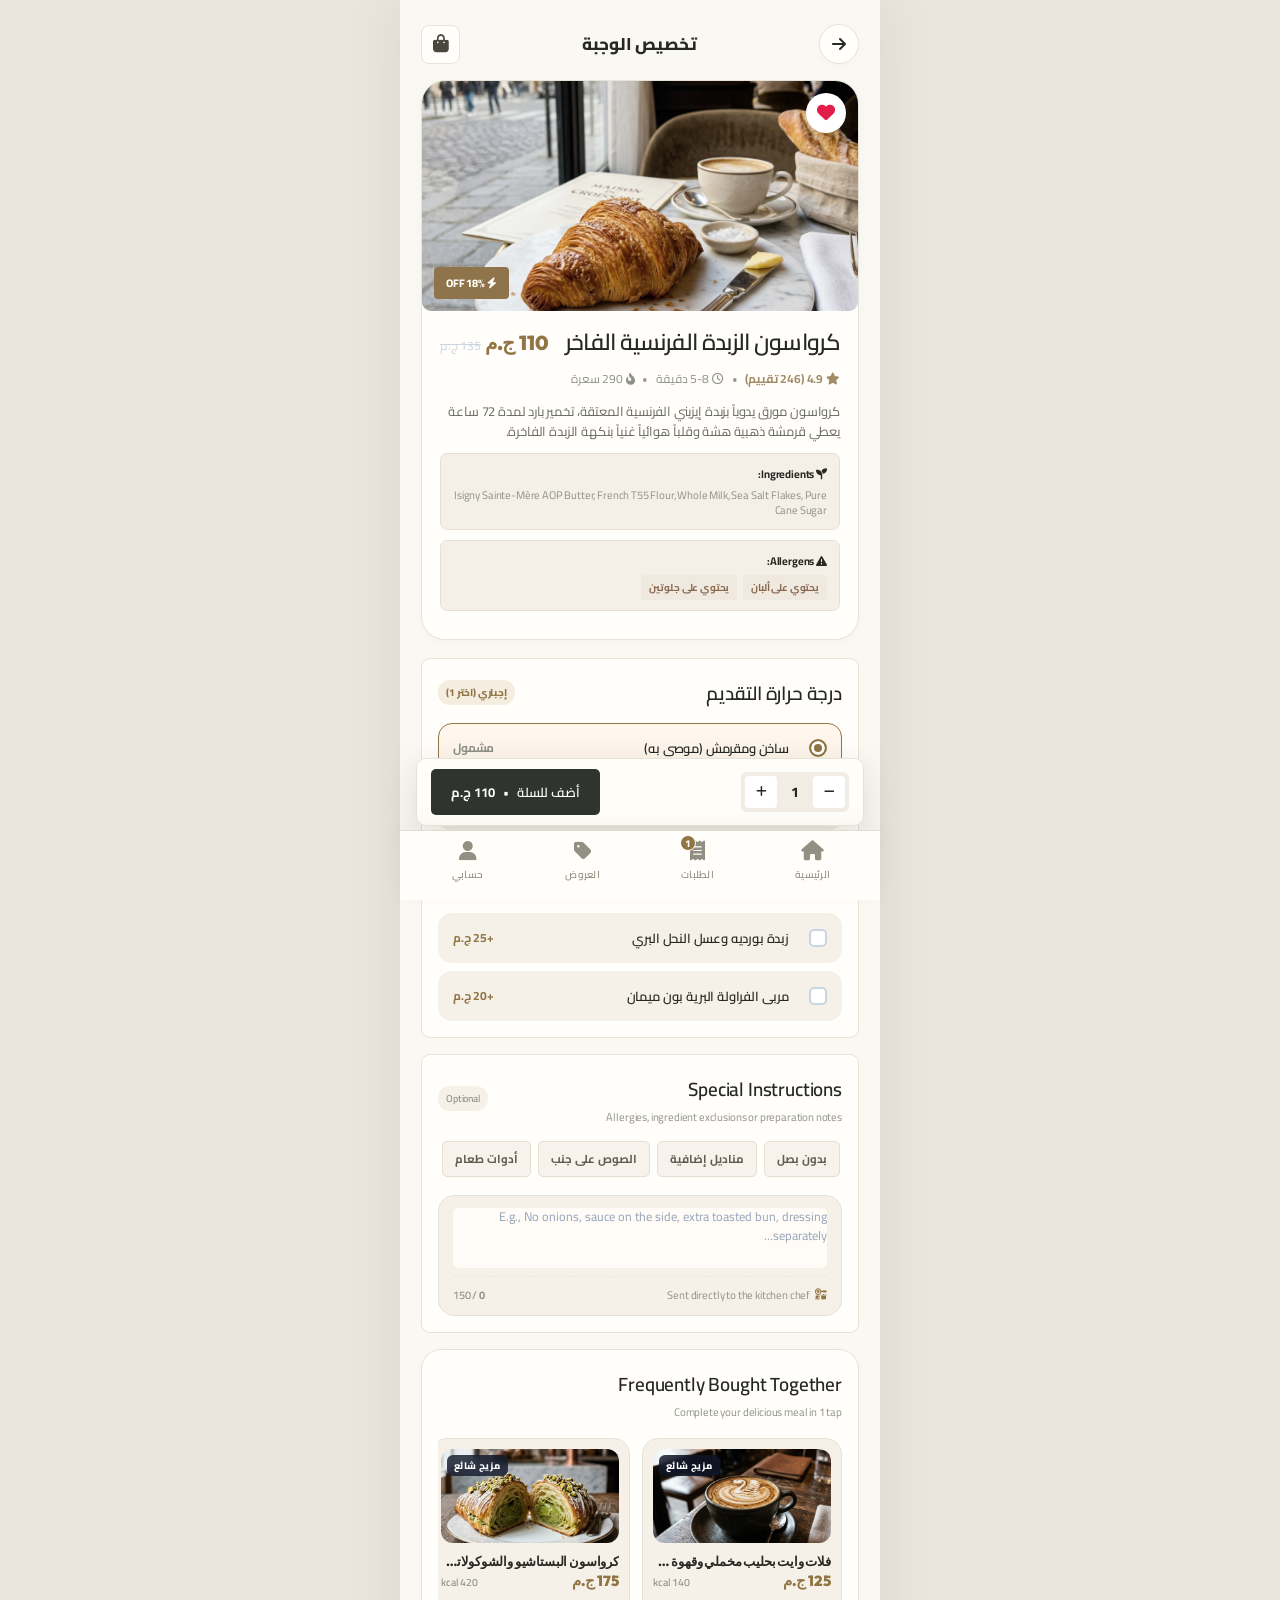
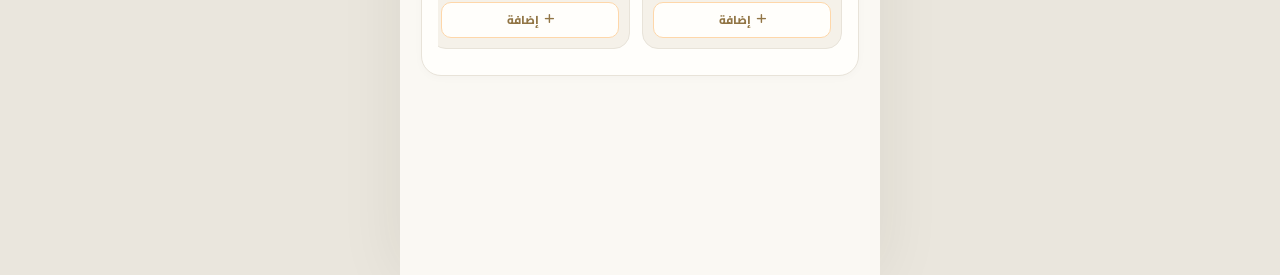
<file: product-detail.html>
<!DOCTYPE html>
<html lang="en">
<head>
  <meta charset="UTF-8" />
  <meta name="viewport" content="width=device-width, initial-scale=1.0" />
  <title>Customize Item - BiteHub</title>

  <!-- Favicon & App Icons -->
  <link rel="icon" type="image/svg+xml" href="images/favicon.svg" />
  <link rel="alternate icon" type="image/png" href="images/favicon.png" />
  <link rel="apple-touch-icon" href="images/apple-touch-icon.png" />

  <!-- Modern Google Fonts -->
  <link rel="preconnect" href="https://fonts.googleapis.com">
  <link rel="preconnect" href="https://fonts.gstatic.com" crossorigin>
  <link href="https://fonts.googleapis.com/css2?family=Inter:wght@400;500;600;700;800&family=Outfit:wght@500;600;700;800;900&display=swap" rel="stylesheet">

  <link rel="stylesheet" href="style.css" />
  <link rel="stylesheet" href="luxe.css" />

  <!-- FontAwesome Icons -->
  <link
    rel="stylesheet"
    href="https://cdnjs.cloudflare.com/ajax/libs/font-awesome/6.5.2/css/all.min.css"
  />
</head>

<body>

  <main class="app product-detail-app">

    <!-- Top Navigation Header -->
    <header class="detail-header">
      <button class="back-circle-btn" onclick="window.history.length > 1 ? window.history.back() : window.location.href='index.html'" aria-label="Go Back">
        <i class="fa-solid fa-arrow-left"></i>
      </button>

      <h1 class="detail-page-title" id="pageHeaderTitle">Customize Order</h1>

      <div class="header-actions">
        <button class="icon-circle-btn open-cart-btn" aria-label="Shopping Cart">
          <i class="fa-solid fa-bag-shopping"></i>
          <span class="cart-badge" style="display:none;">0</span>
        </button>
      </div>
    </header>

    <!-- Product Hero Image & Quick Info -->
    <section class="detail-hero">
      <div class="detail-img-container">
        <img id="productImage" src="images/croissant_butter.jpg" alt="Café item visual" />
        <span class="detail-badge" id="productBadge"><i class="fa-solid fa-crown"></i> Chef's Selection</span>
        <button class="hero-fav-btn" id="heroFavBtn" aria-label="Save to favorites">
          <i class="fa-regular fa-heart"></i>
        </button>
      </div>

      <div class="detail-intro">
        <div class="intro-headline">
          <h2 id="productTitle">Artisanal French Butter Croissant</h2>
          <div class="price-display">
            <span class="current-price" id="displayUnitPrice">195 EGP</span>
            <span class="original-price-strike" id="displayOriginalPrice">240 EGP</span>
          </div>
        </div>

        <div class="intro-meta">
          <span class="rating">
            <i class="fa-solid fa-star"></i> <strong id="productRating">4.9</strong>
            <span class="reviews" id="productReviews">(184 reviews)</span>
          </span>
          <span class="meta-dot">•</span>
          <span class="prep-time">
            <i class="fa-regular fa-clock"></i> <span id="productPrepTime">15-20 min</span>
          </span>
          <span class="meta-dot">•</span>
          <span class="calories">
            <i class="fa-solid fa-fire-flame-curved"></i> <span id="productCalories">620 kcal</span>
          </span>
        </div>

        <p class="intro-desc" id="productDesc">
          Two seared angus smash patties, melted aged cheddar, crispy smoked beef bacon, caramelized onions, and house secret sauce on a toasted brioche bun.
        </p>

        <!-- Ingredients List -->
        <div class="ingredients-box" id="ingredientsBox">
          <span class="box-label"><i class="fa-solid fa-seedling"></i> Ingredients:</span>
          <p id="ingredientsList">100% Angus Beef, Aged Cheddar, Smoked Bacon, Brioche Bun</p>
        </div>

        <!-- Allergens Badges -->
        <div class="allergens-box" id="allergensBox">
          <span class="box-label"><i class="fa-solid fa-triangle-exclamation"></i> Allergens:</span>
          <div class="allergens-list" id="allergensList">
            <span class="allergen-pill">Contains Dairy</span>
            <span class="allergen-pill">Contains Gluten</span>
          </div>
        </div>
      </div>
    </section>

    <!-- Customization Form Sections -->
    <form class="customization-form" id="customizationForm" onsubmit="event.preventDefault();">
      <!-- Options injected by JS based on product specs -->
      <div id="optionsContainer"></div>

      <!-- Special Instructions with Quick Presets & Enhanced Card Style -->
      <div class="spec-section instructions-section">
        <div class="spec-section-header">
          <div>
            <h3>Special Instructions</h3>
            <p>Allergies, ingredient exclusions or preparation notes</p>
          </div>
          <span class="optional-tag">Optional</span>
        </div>

        <!-- Quick 1-tap instruction preset chips -->
        <div class="instruction-presets" id="instructionPresets">
          <button type="button" class="instruction-chip" onclick="toggleInstructionPreset(this, 'No Onions')">
            No Onions
          </button>
          <button type="button" class="instruction-chip" onclick="toggleInstructionPreset(this, 'Sauce on the Side')">
            Sauce on Side
          </button>
          <button type="button" class="instruction-chip" onclick="toggleInstructionPreset(this, 'Extra Spicy')">
            Extra Spicy
          </button>
          <button type="button" class="instruction-chip" onclick="toggleInstructionPreset(this, 'Extra Crispy')">
            Extra Crispy
          </button>
          <button type="button" class="instruction-chip" onclick="toggleInstructionPreset(this, 'Include Cutlery & Napkins')">
            Extra Cutlery
          </button>
          <button type="button" class="instruction-chip" onclick="toggleInstructionPreset(this, 'Well Done')">
            Well Done
          </button>
        </div>

        <div class="instructions-card-box">
          <textarea 
            class="spec-notes-input" 
            id="orderNotes" 
            placeholder="E.g., No onions, sauce on the side, extra toasted bun, dressing separately..."
            rows="3"
            maxlength="150"
            oninput="updateCharCount(this)"
          ></textarea>
          <div class="instructions-footer">
            <span class="instructions-hint"><i class="fa-solid fa-kitchen-set"></i> Sent directly to the kitchen chef</span>
            <span class="char-counter"><strong id="charCount">0</strong> / 150</span>
          </div>
        </div>
      </div>

      <!-- Frequently Bought Together Section -->
      <div class="frequently-bought-section" id="freqBoughtSection">
        <div class="spec-section-header">
          <div>
            <h3>Frequently Bought Together</h3>
            <p>Complete your delicious meal in 1 tap</p>
          </div>
        </div>
        <div class="freq-items-grid" id="freqItemsGrid"></div>
      </div>
    </form>

    <!-- Sticky Bottom Add-to-Cart Action Bar -->
    <div class="detail-sticky-bar">
      <div class="quantity-controller">
        <button class="qty-control-btn" id="qtyMinus" aria-label="Decrease quantity">
          <i class="fa-solid fa-minus"></i>
        </button>
        <span class="qty-display" id="qtyDisplay">1</span>
        <button class="qty-control-btn" id="qtyPlus" aria-label="Increase quantity">
          <i class="fa-solid fa-plus"></i>
        </button>
      </div>

      <button class="detail-add-btn" id="addToCartBtn">
        <span>Add to Cart</span>
        <span class="btn-divider">•</span>
        <strong id="btnTotalPrice">195 EGP</strong>
      </button>
    </div>

    <!-- Bottom Navigation Bar (Home | Orders | Deals | Profile) -->
    <nav class="bottom-nav">
      <a href="index.html" class="nav-item">
        <i class="fa-solid fa-house"></i>
        <span>Home</span>
      </a>

      <a href="orders.html" class="nav-item">
        <div class="nav-icon-container">
          <i class="fa-solid fa-receipt"></i>
          <span class="nav-badge">1</span>
        </div>
        <span>Orders</span>
      </a>

      <a href="deals.html" class="nav-item">
        <div class="nav-icon-container">
          <i class="fa-solid fa-tag"></i>
        </div>
        <span>Deals</span>
      </a>

      <a href="profile.html" class="nav-item">
        <i class="fa-solid fa-user"></i>
        <span>Profile</span>
      </a>
    </nav>

  </main>

  <!-- Central App-State Logic -->
  <script src="app-state.js"></script>

  <script>
    let currentItem = null;
    let currentQuantity = 1;

    document.addEventListener('DOMContentLoaded', () => {
      const urlParams = new URLSearchParams(window.location.search);
      const pid = urlParams.get('id') || urlParams.get('deal') || 'croissant-butter';
      currentItem = AppState.catalog[pid] || AppState.catalog['croissant-butter'];

      // Track recently viewed
      AppState.trackRecentlyViewed(currentItem.id);

      renderProductDetails();
      initFavoriteButton();
      initQuantityControls();
      initAddToCart();
    });

    function renderProductDetails() {
      const isAr = AppState.getLanguage() === 'ar';
      document.getElementById('productImage').src = currentItem.image;
      document.getElementById('productTitle').textContent = isAr ? (currentItem.nameAr || currentItem.name) : currentItem.name;
      document.getElementById('productDesc').textContent = isAr ? (currentItem.descriptionAr || currentItem.description) : currentItem.description;
      document.getElementById('productRating').textContent = currentItem.rating;
      document.getElementById('productReviews').textContent = `(${currentItem.reviews} ${isAr ? 'تقييم' : 'reviews'})`;
      document.getElementById('productPrepTime').textContent = isAr ? currentItem.prepTime.replace('min', 'دقيقة') : currentItem.prepTime;
      document.getElementById('productCalories').textContent = isAr ? currentItem.calories.replace('kcal', 'سعرة') : currentItem.calories;

      const pageTitleEl = document.getElementById('pageHeaderTitle');
      if (pageTitleEl) pageTitleEl.textContent = isAr ? 'تخصيص الوجبة' : 'Customize Order';

      const addBtnText = document.querySelector('#addToCartBtn span:first-child');
      if (addBtnText) addBtnText.textContent = isAr ? 'أضف للسلة' : 'Add to Cart';

      const instructionsTitle = document.querySelector('.instructions-label');
      if (instructionsTitle) instructionsTitle.innerHTML = `<i class="fa-solid fa-pen-to-square"></i> ${isAr ? 'تعليمات خاصة للمطبخ' : 'Special Cooking Instructions'}`;

      const instructionsInput = document.getElementById('specialInstructions');
      if (instructionsInput) {
        instructionsInput.placeholder = isAr 
          ? 'مثال: بدون مخلل، صوص إضافي جانبي، مناديل إضافية...' 
          : 'E.g., No pickles, extra napkins, dressing on the side...';
      }

      if (isAr) {
        const chips = document.querySelectorAll('.instruction-chip');
        if (chips.length >= 4) {
          chips[0].textContent = 'بدون بصل';
          chips[1].textContent = 'مناديل إضافية';
          chips[2].textContent = 'الصوص على جنب';
          chips[3].textContent = 'أدوات طعام';
        }
      }

      if (currentItem.discountPercent) {
        document.getElementById('productBadge').innerHTML = `<i class="fa-solid fa-bolt"></i> ${currentItem.discountPercent}% OFF`;
        document.getElementById('displayOriginalPrice').style.display = 'inline';
        document.getElementById('displayOriginalPrice').textContent = AppState.formatEGP(currentItem.originalPrice);
      } else {
        document.getElementById('displayOriginalPrice').style.display = 'none';
      }

      // Ingredients & Allergens
      if (currentItem.ingredients && currentItem.ingredients.length) {
        document.getElementById('ingredientsList').textContent = currentItem.ingredients.join(', ');
        document.getElementById('ingredientsBox').style.display = 'block';
      } else {
        document.getElementById('ingredientsBox').style.display = 'none';
      }

      const allergensContainer = document.getElementById('allergensList');
      if (currentItem.allergens && currentItem.allergens.length) {
        const allergenMap = {
          'Dairy': 'ألبان',
          'Gluten': 'جلوتين',
          'Eggs': 'بيض',
          'Nuts': 'مكسرات',
          'Soy': 'صويا'
        };
        allergensContainer.innerHTML = currentItem.allergens.map(a => `<span class="allergen-pill">${isAr ? 'يحتوي على ' + (allergenMap[a] || a) : 'Contains ' + a}</span>`).join('');
        document.getElementById('allergensBox').style.display = 'block';
      } else {
        document.getElementById('allergensBox').style.display = 'none';
      }

      // Render Dynamic Specification Controls (Radios & Checkboxes)
      const container = document.getElementById('optionsContainer');
      container.innerHTML = '';

      if (currentItem.specs) {
        Object.entries(currentItem.specs).forEach(([groupKey, group]) => {
          const section = document.createElement('div');
          section.className = 'spec-section';

          const isRadio = (group.type === 'radio');
          const badgeClass = group.required ? 'required-tag' : 'optional-tag';
          const badgeText = group.required 
            ? (isAr ? 'إجباري (اختر 1)' : 'Required (Choose 1)') 
            : (group.maxSelect ? (isAr ? `اختياري (حتى ${group.maxSelect})` : `Optional (Up to ${group.maxSelect})`) : (isAr ? 'اختياري' : 'Optional'));
          const groupTitle = isAr ? (group.titleAr || group.title) : group.title;

          section.innerHTML = `
            <div class="spec-section-header">
              <div>
                <h3>${groupTitle}</h3>
              </div>
              <span class="${badgeClass}">${badgeText}</span>
            </div>
            <div class="spec-options-grid">
              ${group.options.map((opt, i) => {
                const inputName = `spec_${groupKey}`;
                const isChecked = opt.default ? 'checked' : '';
                const optName = isAr ? (opt.nameAr || opt.name) : opt.name;
                const deltaLabel = opt.delta > 0 
                  ? `+${AppState.formatEGP(opt.delta)}` 
                  : (opt.delta < 0 ? `-${AppState.formatEGP(Math.abs(opt.delta))}` : (isAr ? 'مشمول' : 'Included'));

                return `
                  <label class="spec-option-card">
                    <input 
                      type="${isRadio ? 'radio' : 'checkbox'}" 
                      name="${inputName}" 
                      value="${opt.name}" 
                      data-group="${groupKey}"
                      data-delta="${opt.delta}"
                      data-max="${group.maxSelect || 99}"
                      ${isChecked}
                      onchange="handleOptionChange(this)"
                    />
                    <div class="option-pill-content">
                      <div class="option-left">
                        <span class="custom-control-indicator ${isRadio ? 'radio-circle' : 'check-square'}"></span>
                        <span class="option-name">${optName}</span>
                      </div>
                      <span class="option-delta ${opt.delta > 0 ? 'plus' : ''}">${deltaLabel}</span>
                    </div>
                  </label>
                `;
              }).join('')}
            </div>
          `;
          container.appendChild(section);
        });
      }

      // Frequently bought together items
      renderFrequentlyBought();

      recalculatePrice();
    }

    function handleOptionChange(input) {
      // Enforce max selections for checkboxes
      if (input.type === 'checkbox') {
        const group = input.getAttribute('data-group');
        const max = parseInt(input.getAttribute('data-max') || '99', 10);
        const checkedBoxes = document.querySelectorAll(`input[data-group="${group}"]:checked`);
        if (checkedBoxes.length > max) {
          input.checked = false;
          showToast(`You can select up to ${max} options.`);
          return;
        }
      }
      recalculatePrice();
    }

    function recalculatePrice() {
      let unitPrice = currentItem.basePrice;
      const selectedOpts = {};

      document.querySelectorAll('#optionsContainer input:checked').forEach(inp => {
        const delta = parseFloat(inp.getAttribute('data-delta') || 0);
        const group = inp.getAttribute('data-group');
        unitPrice += delta;

        if (inp.type === 'radio') {
          selectedOpts[group] = inp.value;
        } else {
          if (!selectedOpts[group]) selectedOpts[group] = [];
          selectedOpts[group].push(inp.value);
        }
      });

      const total = unitPrice * currentQuantity;

      document.getElementById('displayUnitPrice').textContent = AppState.formatEGP(unitPrice);
      document.getElementById('btnTotalPrice').textContent = AppState.formatEGP(total);

      return { unitPrice, total, selectedOpts };
    }

    function renderFrequentlyBought() {
      const container = document.getElementById('freqItemsGrid');
      if (!container) return;

      const isAr = AppState.getLanguage() === 'ar';

      // Pool of eligible candidates (all standard catalog items excluding current item and deals)
      const allDishes = Object.values(AppState.catalog).filter(
        item => item.id !== currentItem.id && item.type !== 'deal'
      );

      // Start with specified frequentlyBoughtWith if any
      const pairedIds = [...(currentItem.frequentlyBoughtWith || [])];

      // Eligible items not already in pairedIds
      const remainingCandidates = allDishes.filter(item => !pairedIds.includes(item.id));

      // Always pick at least 1 random product
      let randomProduct = null;
      if (remainingCandidates.length > 0) {
        const randomIndex = Math.floor(Math.random() * remainingCandidates.length);
        randomProduct = remainingCandidates[randomIndex];
      }

      // Build the final items array
      const displayItems = [];

      // Add paired items
      pairedIds.forEach(id => {
        const item = AppState.catalog[id];
        if (item) displayItems.push({ item, isRandom: false });
      });

      // Insert the random product
      if (randomProduct) {
        displayItems.push({ item: randomProduct, isRandom: true });
      }

      // If still fewer than 3 items, fill up with more random recommendations
      const usedIds = new Set(displayItems.map(d => d.item.id));
      const pool = allDishes.filter(d => !usedIds.has(d.id));
      while (displayItems.length < 3 && pool.length > 0) {
        const rIdx = Math.floor(Math.random() * pool.length);
        displayItems.push({ item: pool.splice(rIdx, 1)[0], isRandom: true });
      }

      container.innerHTML = displayItems.map(({ item, isRandom }) => {
        const itemName = isAr ? (item.nameAr || item.name) : item.name;
        const badgeLabel = isRandom 
          ? (isAr ? 'اختيار عشوائي' : 'Random Pick') 
          : (isAr ? 'مزيج شائع' : 'Popular Pair');

        return `
          <div class="freq-item-card ${isRandom ? 'is-random' : ''}">
            <div class="freq-img-wrap">
              <img src="${item.image}" alt="${itemName}" />
              <span class="freq-badge ${isRandom ? 'random-pick' : 'popular-pair'}">
                ${badgeLabel}
              </span>
            </div>
            <div class="freq-meta">
              <strong title="${itemName}">${itemName}</strong>
              <div class="freq-price-row">
                <span class="freq-price">${AppState.formatEGP(item.basePrice)}</span>
                <span class="freq-cal">${item.calories || ''}</span>
              </div>
            </div>
            <button class="freq-add-btn" onclick="quickAddFreqItem('${item.id}', this)" title="Add ${itemName} to order">
              <i class="fa-solid fa-plus"></i> <span>${isAr ? 'إضافة' : 'Add'}</span>
            </button>
          </div>
        `;
      }).join('');
    }

    function quickAddFreqItem(id, btn) {
      const item = AppState.catalog[id];
      if (!item) return;
      AppState.addToCart({
        id: item.id,
        name: item.name,
        nameAr: item.nameAr,
        image: item.image,
        unitPrice: item.basePrice,
        selectedOptions: {},
        quantity: 1
      });
      btn.innerHTML = `<i class="fa-solid fa-check"></i>`;
      setTimeout(() => btn.innerHTML = `<i class="fa-solid fa-plus"></i>`, 1200);
    }

    function initQuantityControls() {
      document.getElementById('qtyMinus').addEventListener('click', () => {
        if (currentQuantity > 1) {
          currentQuantity--;
          document.getElementById('qtyDisplay').textContent = currentQuantity;
          recalculatePrice();
        }
      });

      document.getElementById('qtyPlus').addEventListener('click', () => {
        currentQuantity++;
        document.getElementById('qtyDisplay').textContent = currentQuantity;
        recalculatePrice();
      });
    }

    function initFavoriteButton() {
      const favBtn = document.getElementById('heroFavBtn');
      const isFav = AppState.isFavorite(currentItem.id);
      favBtn.classList.toggle('favorited', isFav);
      favBtn.querySelector('i').className = isFav ? 'fa-solid fa-heart' : 'fa-regular fa-heart';

      favBtn.addEventListener('click', () => {
        const nowFav = AppState.toggleFavorite(currentItem.id);
        favBtn.classList.toggle('favorited', nowFav);
        favBtn.querySelector('i').className = nowFav ? 'fa-solid fa-heart' : 'fa-regular fa-heart';
      });
    }

    function initAddToCart() {
      document.getElementById('addToCartBtn').addEventListener('click', () => {
        // Validate Required Options
        let hasError = false;
        let missingGroupTitle = '';

        if (currentItem.specs) {
          Object.entries(currentItem.specs).forEach(([k, group]) => {
            if (group.required) {
              const checked = document.querySelector(`input[name="spec_${k}"]:checked`);
              if (!checked) {
                hasError = true;
                missingGroupTitle = group.title;
              }
            }
          });
        }

        if (hasError) {
          showToast(`Please make a selection for "${missingGroupTitle}" to continue!`);
          return;
        }

        const { unitPrice, selectedOpts } = recalculatePrice();
        const notes = document.getElementById('orderNotes').value.trim();

        AppState.addToCart({
          id: currentItem.id,
          name: currentItem.name,
          nameAr: currentItem.nameAr,
          image: currentItem.image,
          unitPrice: unitPrice,
          selectedOptions: selectedOpts,
          notes: notes,
          quantity: currentQuantity
        });

        const btn = document.getElementById('addToCartBtn');
        const orig = btn.innerHTML;
        btn.classList.add('added');
        btn.innerHTML = `<i class="fa-solid fa-check"></i> Added ${currentQuantity} item(s)!`;

        setTimeout(() => {
          btn.classList.remove('added');
          btn.innerHTML = orig;
          AppState.openCartDrawer();
        }, 800);
      });
    }

    function updateCharCount(textarea) {
      const countEl = document.getElementById('charCount');
      if (countEl) {
        countEl.textContent = textarea.value.length;
        if (textarea.value.length >= 135) {
          countEl.parentElement.classList.add('near-limit');
        } else {
          countEl.parentElement.classList.remove('near-limit');
        }
      }
    }

    function toggleInstructionPreset(chip, text) {
      const textarea = document.getElementById('orderNotes');
      if (!textarea) return;

      const currentNotes = textarea.value.trim();
      const isActive = chip.classList.contains('active');

      if (isActive) {
        chip.classList.remove('active');
        const regex = new RegExp(`(^|,\\s*)${text}`, 'gi');
        textarea.value = currentNotes.replace(regex, '').replace(/^,\s*/, '').trim();
      } else {
        chip.classList.add('active');
        if (currentNotes.length > 0) {
          if (!currentNotes.toLowerCase().includes(text.toLowerCase())) {
            textarea.value = `${currentNotes}, ${text}`;
          }
        } else {
          textarea.value = text;
        }
      }

      updateCharCount(textarea);
    }
  </script>

</body>
</html>
</file>
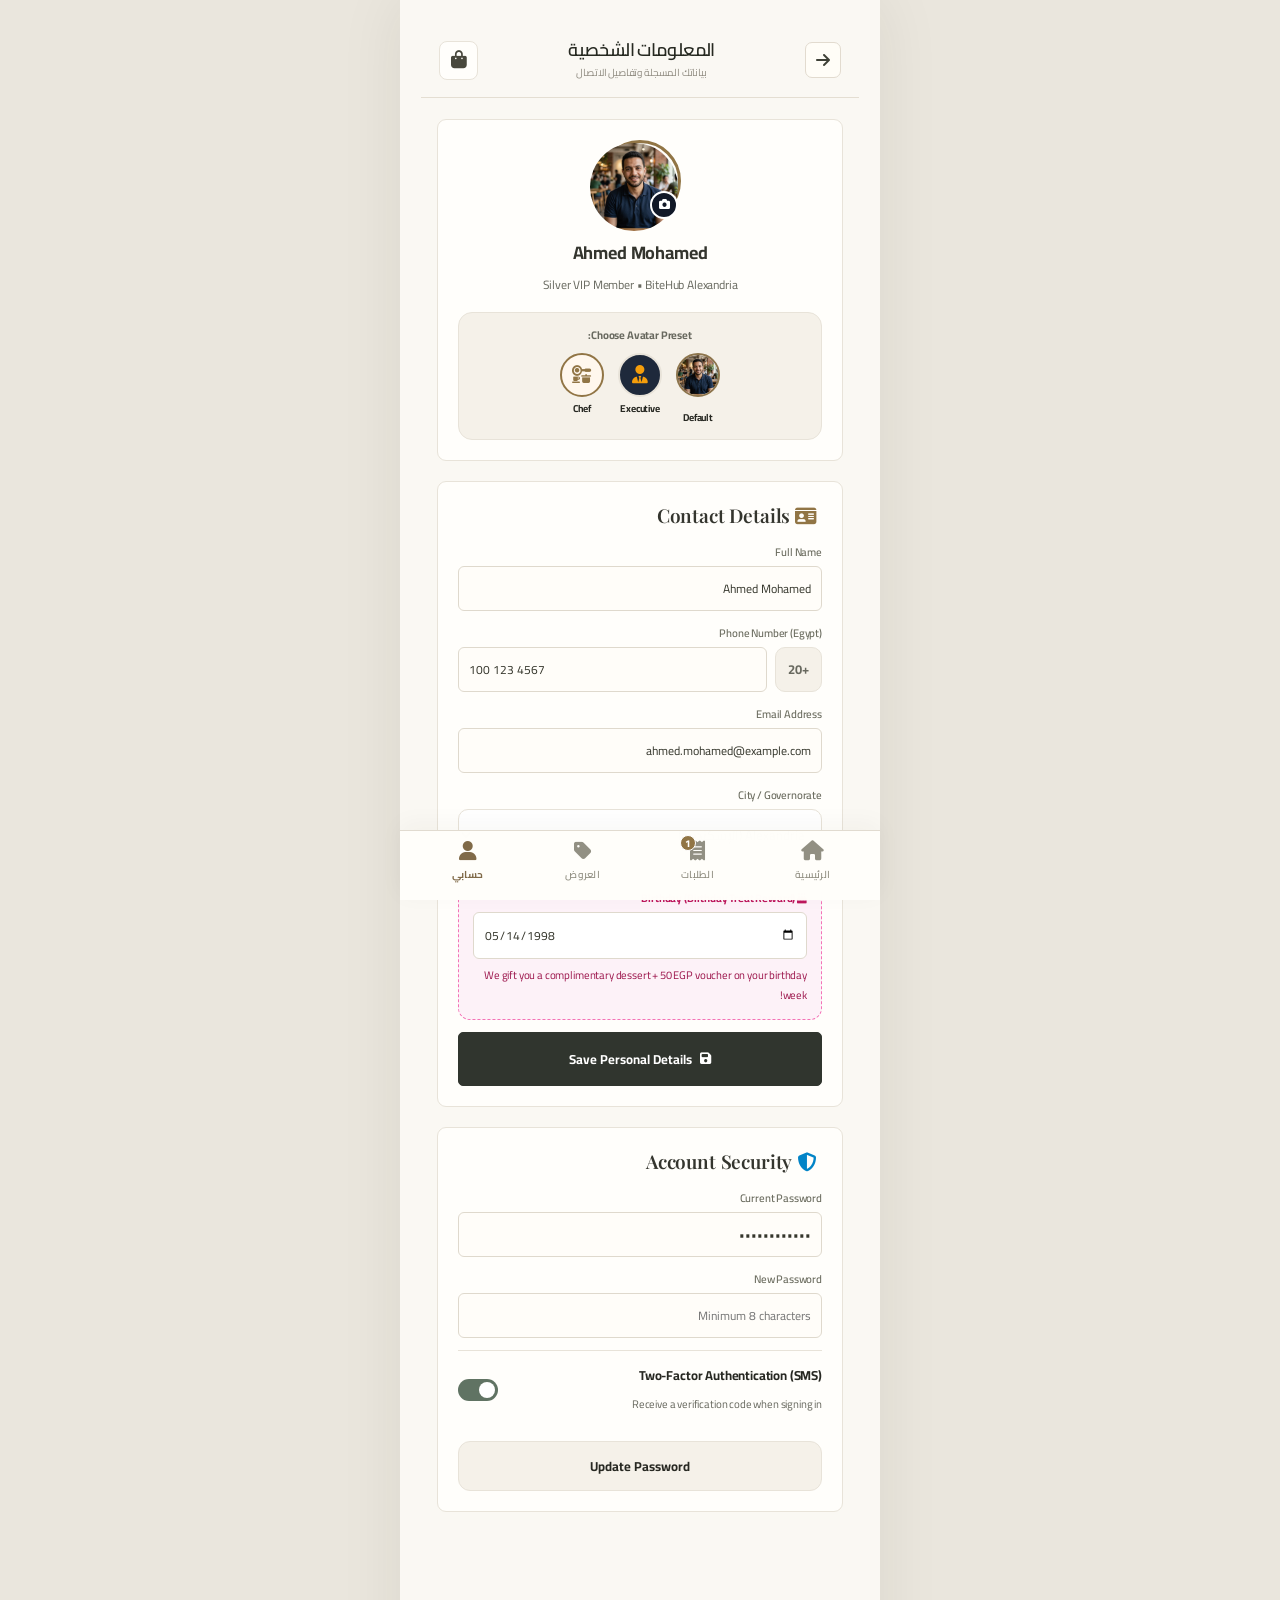
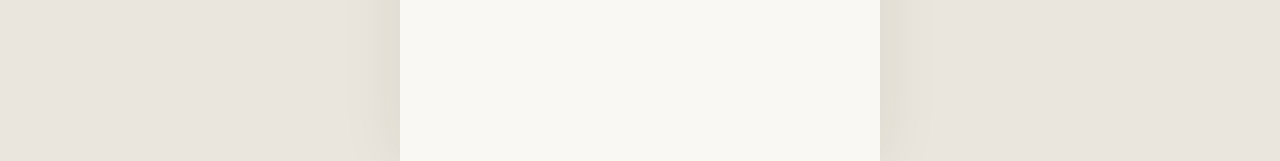
<file: profile-personal.html>
<!DOCTYPE html>
<html lang="en">
<head>
  <meta charset="UTF-8" />
  <meta name="viewport" content="width=device-width, initial-scale=1.0" />
  <title>Personal Information - BiteHub (EGP)</title>

  <!-- Favicon & App Icons -->
  <link rel="icon" type="image/svg+xml" href="images/favicon.svg" />
  <link rel="alternate icon" type="image/png" href="images/favicon.png" />
  <link rel="apple-touch-icon" href="images/apple-touch-icon.png" />

  <!-- Modern Google Fonts -->
  <link rel="preconnect" href="https://fonts.googleapis.com">
  <link rel="preconnect" href="https://fonts.gstatic.com" crossorigin>
  <link href="https://fonts.googleapis.com/css2?family=Inter:wght@400;500;600;700;800&family=Outfit:wght@500;600;700;800;900&display=swap" rel="stylesheet">

  <link rel="stylesheet" href="style.css" />
  <link rel="stylesheet" href="luxe.css" />

  <!-- FontAwesome Icons -->
  <link
    rel="stylesheet"
    href="https://cdnjs.cloudflare.com/ajax/libs/font-awesome/6.5.2/css/all.min.css"
  />
</head>

<body>

  <main class="app profile-app">

    <!-- Subpage Top Bar -->
    <header class="subpage-top-bar">
      <a href="profile.html" class="subpage-back-btn" aria-label="Back to Account Hub">
        <i class="fa-solid fa-arrow-left"></i>
      </a>
      <div class="subpage-title-box">
        <h1>Personal Information</h1>
        <p>Your identity & contact details</p>
      </div>
      <button class="icon-circle-btn open-cart-btn" aria-label="Shopping Cart">
        <i class="fa-solid fa-bag-shopping"></i>
        <span class="cart-badge" style="display:none;">0</span>
      </button>
    </header>

    <div class="subpage-container">

      <!-- 1. Profile Avatar Card -->
      <section class="subpage-card" style="text-align: center;">
        <div class="profile-avatar-wrapper" style="margin: 0 auto 14px;">
          <img src="images/user_avatar.jpg" alt="Ahmed Mohamed" id="personalAvatarImg" class="real-person-avatar" style="width: 88px; height: 88px;" />
          <div class="avatar-controls">
            <label for="avatarFileInput" class="change-photo-btn" title="Upload new photo" style="cursor: pointer;">
              <i class="fa-solid fa-camera"></i>
            </label>
            <input type="file" id="avatarFileInput" accept="image/*" style="display: none;" onchange="handlePersonalPhotoUpload(event)" />
          </div>
        </div>

        <h3 id="personalCardName" style="font-family: 'Outfit', sans-serif; font-size: 18px; margin: 0 0 4px;">Ahmed Mohamed</h3>
        <p style="font-size: 12px; color: var(--text-secondary); margin: 0 0 16px;">Silver VIP Member • BiteHub Alexandria</p>

        <!-- Preset Avatars -->
        <div style="background: var(--surface-alt); border-radius: 14px; padding: 12px; border: 1px solid var(--border);">
          <span style="font-size: 11px; font-weight: 700; color: var(--text-secondary); display: block; margin-bottom: 8px;">Choose Avatar Preset:</span>
          <div style="display: flex; justify-content: center; gap: 14px;">
            <div onclick="selectPreset('images/user_avatar.jpg')" style="cursor: pointer; text-align: center;">
              <img src="images/user_avatar.jpg" style="width: 44px; height: 44px; border-radius: 50%; border: 2px solid var(--primary); object-fit: cover;" />
              <span style="font-size: 10px; font-weight: 700; display: block; margin-top: 2px;">Default</span>
            </div>
            <div onclick="selectPresetIcon('exec')" style="cursor: pointer; text-align: center;">
              <div style="width: 44px; height: 44px; border-radius: 50%; background: #1e293b; color: #f59e0b; display: flex; align-items: center; justify-content: center; font-size: 18px; border: 2px solid var(--border);">
                <i class="fa-solid fa-user-tie"></i>
              </div>
              <span style="font-size: 10px; font-weight: 700; display: block; margin-top: 2px;">Executive</span>
            </div>
            <div onclick="selectPresetIcon('chef')" style="cursor: pointer; text-align: center;">
              <div style="width: 44px; height: 44px; border-radius: 50%; background: #fff7ed; color: var(--primary); display: flex; align-items: center; justify-content: center; font-size: 18px; border: 2px solid var(--primary);">
                <i class="fa-solid fa-kitchen-set"></i>
              </div>
              <span style="font-size: 10px; font-weight: 700; display: block; margin-top: 2px;">Chef</span>
            </div>
          </div>
        </div>
      </section>

      <!-- 2. Personal Details Form -->
      <section class="subpage-card">
        <div class="subpage-card-title">
          <span><i class="fa-solid fa-id-card" style="color: var(--primary); margin-right: 6px;"></i> Contact Details</span>
        </div>

        <form id="personalInfoForm" onsubmit="event.preventDefault(); savePersonalDetails();">
          <div class="form-group">
            <label for="personalName">Full Name</label>
            <input type="text" id="personalName" value="Ahmed Mohamed" required />
          </div>

          <div class="form-group">
            <label for="personalPhone">Phone Number (Egypt)</label>
            <div style="display: flex; gap: 8px;">
              <span style="display: flex; align-items: center; padding: 0 12px; background: var(--surface-alt); border: 1px solid var(--border); border-radius: 10px; font-size: 13px; font-weight: 700; color: var(--text-secondary);">+20</span>
              <input type="tel" id="personalPhone" value="100 123 4567" style="flex: 1;" required />
            </div>
          </div>

          <div class="form-group">
            <label for="personalEmail">Email Address</label>
            <input type="email" id="personalEmail" value="ahmed.mohamed@example.com" required />
          </div>

          <div class="form-group">
            <label for="personalCity">City / Governorate</label>
            <select id="personalCity" style="width: 100%; border: 1px solid var(--border); border-radius: 10px; padding: 12px; font-size: 13px; outline: none; background: #ffffff;">
              <option value="Alexandria" selected>Alexandria (الإسكندرية)</option>
              <option value="Cairo">Cairo (القاهرة)</option>
              <option value="Giza">Giza (الجيزة)</option>
              <option value="North Coast">North Coast (الساحل الشمالي)</option>
            </select>
          </div>

          <!-- Birthday Perk Box -->
          <div class="form-group" style="background: #fdf2f8; border: 1.5px dashed #f472b6; border-radius: 12px; padding: 14px;">
            <label for="personalBirthday" style="color: #be185d; font-weight: 700;">
              <i class="fa-solid fa-cake-candles"></i> Birthday (Birthday Treat Reward)
            </label>
            <input type="date" id="personalBirthday" value="1998-05-14" style="background: #ffffff;" />
            <small style="display: block; margin-top: 6px; font-size: 11px; color: #9d174d;">
              We gift you a complimentary dessert + 50 EGP voucher on your birthday week!
            </small>
          </div>

          <button type="submit" class="btn-primary" style="width: 100%; padding: 14px; margin-top: 10px;">
            <i class="fa-solid fa-floppy-disk"></i> Save Personal Details
          </button>
        </form>
      </section>

      <!-- 3. Password & Security -->
      <section class="subpage-card">
        <div class="subpage-card-title">
          <span><i class="fa-solid fa-shield-halved" style="color: #0284c7; margin-right: 6px;"></i> Account Security</span>
        </div>

        <div class="form-group">
          <label>Current Password</label>
          <input type="password" id="curPassword" value="••••••••••••" />
        </div>

        <div class="form-group">
          <label>New Password</label>
          <input type="password" id="newPassword" placeholder="Minimum 8 characters" />
        </div>

        <div style="display: flex; align-items: center; justify-content: space-between; padding: 12px 0; border-top: 1px solid var(--border); margin-top: 8px;">
          <div>
            <strong style="font-size: 13px; display: block;">Two-Factor Authentication (SMS)</strong>
            <span style="font-size: 11px; color: var(--text-secondary);">Receive a verification code when signing in</span>
          </div>
          <label class="toggle-switch">
            <input type="checkbox" checked onchange="showToast('2-Factor Authentication setting updated')" />
            <span class="slider"></span>
          </label>
        </div>

        <button type="button" class="btn-secondary" onclick="updatePassword()" style="width: 100%; padding: 12px; margin-top: 12px; font-size: 13px; font-weight: 700; border: 1.5px solid var(--border); background: var(--surface-alt); border-radius: 12px; cursor: pointer;">
          Update Password
        </button>
      </section>

    </div>

    <!-- Bottom Navigation Bar (Home | Orders | Deals | Profile) -->
    <nav class="bottom-nav">
      <a href="index.html" class="nav-item">
        <i class="fa-solid fa-house"></i>
        <span>Home</span>
      </a>

      <a href="orders.html" class="nav-item">
        <div class="nav-icon-container">
          <i class="fa-solid fa-receipt"></i>
          <span class="nav-badge">1</span>
        </div>
        <span>Orders</span>
      </a>

      <a href="deals.html" class="nav-item">
        <div class="nav-icon-container">
          <i class="fa-solid fa-tag"></i>
        </div>
        <span>Deals</span>
      </a>

      <a href="profile.html" class="nav-item active">
        <i class="fa-solid fa-user"></i>
        <span>Profile</span>
      </a>
    </nav>

  </main>

  <!-- Central App-State Logic -->
  <script src="app-state.js"></script>

  <script>
    document.addEventListener('DOMContentLoaded', () => {
      loadPersonalDetails();
    });

    function loadPersonalDetails() {
      const p = AppState.getProfile();
      document.getElementById('personalName').value = p.name || 'Ahmed Mohamed';
      document.getElementById('personalCardName').textContent = p.name || 'Ahmed Mohamed';

      // Phone formatting without +20 prefix for display
      let phone = p.phone || '100 123 4567';
      phone = phone.replace('+20', '').trim();
      document.getElementById('personalPhone').value = phone;

      document.getElementById('personalEmail').value = p.email || 'ahmed.mohamed@example.com';
      document.getElementById('personalBirthday').value = p.birthday || '1998-05-14';

      if (p.city) {
        document.getElementById('personalCity').value = p.city;
      }

      const img = document.getElementById('personalAvatarImg');
      if (img && p.avatar) {
        img.src = p.avatar;
      }
    }

    function savePersonalDetails() {
      const p = AppState.getProfile();
      p.name = document.getElementById('personalName').value.trim();
      p.phone = '+20 ' + document.getElementById('personalPhone').value.trim();
      p.email = document.getElementById('personalEmail').value.trim();
      p.city = document.getElementById('personalCity').value;
      p.birthday = document.getElementById('personalBirthday').value;

      AppState.saveProfile(p);
      document.getElementById('personalCardName').textContent = p.name;
      showToast('Personal information saved successfully!');
    }

    function handlePersonalPhotoUpload(event) {
      const file = event.target.files[0];
      if (file) {
        const reader = new FileReader();
        reader.onload = function(e) {
          const p = AppState.getProfile();
          p.avatar = e.target.result;
          AppState.saveProfile(p);
          document.getElementById('personalAvatarImg').src = p.avatar;
          showToast('Profile photo updated!');
        };
        reader.readAsDataURL(file);
      }
    }

    function selectPreset(url) {
      const p = AppState.getProfile();
      p.avatar = url;
      AppState.saveProfile(p);
      document.getElementById('personalAvatarImg').src = url;
      showToast('Default photo restored!');
    }

    function selectPresetIcon(type) {
      // Create SVG data URL or preset
      const p = AppState.getProfile();
      p.avatar = 'images/user_avatar.jpg';
      AppState.saveProfile(p);
      document.getElementById('personalAvatarImg').src = p.avatar;
      showToast('Avatar theme applied!');
    }

    function updatePassword() {
      const np = document.getElementById('newPassword').value;
      if (!np || np.length < 6) {
        showToast('Password must be at least 6 characters long.');
        return;
      }
      showToast('Password updated securely!');
      document.getElementById('newPassword').value = '';
    }
  </script>

</body>
</html>
</file>
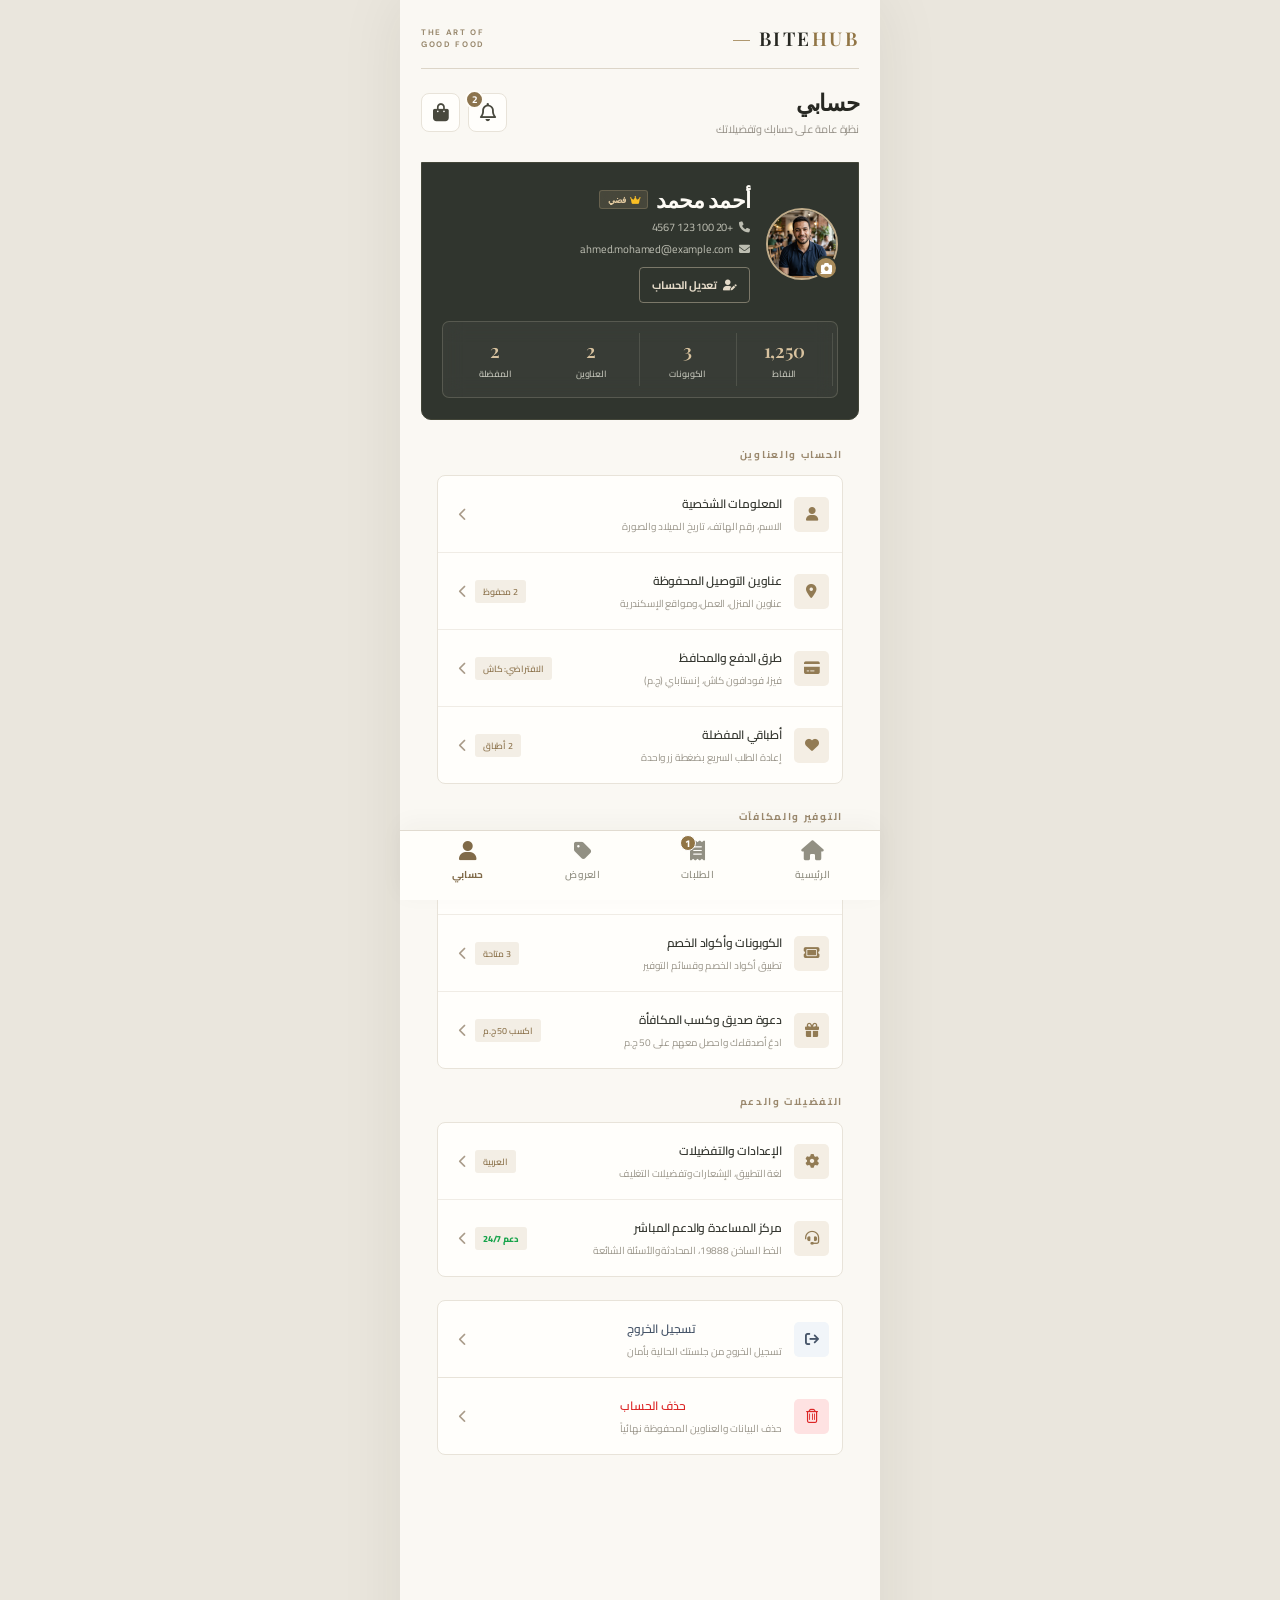
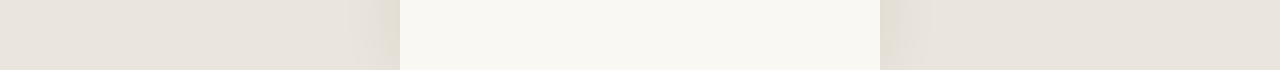
<file: profile.html>
<!DOCTYPE html>
<html lang="en">
<head>
  <meta charset="UTF-8" />
  <meta name="viewport" content="width=device-width, initial-scale=1.0" />
  <title>Customer Account Hub - BiteHub (EGP)</title>

  <!-- Favicon & App Icons -->
  <link rel="icon" type="image/svg+xml" href="images/favicon.svg" />
  <link rel="alternate icon" type="image/png" href="images/favicon.png" />
  <link rel="apple-touch-icon" href="images/apple-touch-icon.png" />

  <!-- Modern Google Fonts -->
  <link rel="preconnect" href="https://fonts.googleapis.com">
  <link rel="preconnect" href="https://fonts.gstatic.com" crossorigin>
  <link href="https://fonts.googleapis.com/css2?family=Cairo:wght@400;500;600;700;800;900&family=Inter:wght@400;500;600;700;800&family=Outfit:wght@500;600;700;800;900&display=swap" rel="stylesheet">

  <link rel="stylesheet" href="style.css" />
  <link rel="stylesheet" href="luxe.css" />

  <!-- FontAwesome Icons -->
  <link
    rel="stylesheet"
    href="https://cdnjs.cloudflare.com/ajax/libs/font-awesome/6.5.2/css/all.min.css"
  />
</head>

<body>

  <main class="app profile-app">
    <div class="luxe-wordmark" aria-label="BiteHub Maison edition"><strong>BITE<span>HUB</span><span class="wordmark-stem"></span></strong><small>THE ART OF<br>GOOD FOOD</small></div>

    <!-- Top Header -->
    <header class="home-header">
      <div class="user-greeting-box">
        <h1>My Account</h1>
        <p class="greeting-subtitle">Account overview & preferences</p>
      </div>

      <div class="header-actions">
        <button class="icon-circle-btn open-notif-btn" onclick="AppState.openNotifications()" aria-label="Notifications">
          <i class="fa-regular fa-bell"></i>
          <span class="notif-badge" style="display:none;">2</span>
        </button>

        <button class="icon-circle-btn open-cart-btn" onclick="AppState.openCartDrawer()" aria-label="Shopping Cart">
          <i class="fa-solid fa-bag-shopping"></i>
          <span class="cart-badge" style="display:none;">0</span>
        </button>
      </div>
    </header>

    <!-- 1. Hero Account Card -->
    <section class="account-hub-header">
      <div class="account-profile-main">
        <div class="account-avatar-wrapper">
          <img src="images/user_avatar.jpg" alt="Ahmed Mohamed" id="hubAvatarImg" class="account-avatar-img" />
          <a href="profile-personal.html" class="account-avatar-badge" title="Change photo">
            <i class="fa-solid fa-camera"></i>
          </a>
        </div>

        <div class="account-meta-info">
          <h2 class="account-user-name">
            <span id="hubUserName">Ahmed Mohamed</span>
            <span class="account-tier-chip">
              <i class="fa-solid fa-crown" style="color: #fbbf24;"></i> Silver
            </span>
          </h2>
          <div class="account-contact-info">
            <i class="fa-solid fa-phone" style="font-size: 11px;"></i>
            <span id="hubUserPhone">+20 100 123 4567</span>
          </div>
          <div class="account-contact-info">
            <i class="fa-solid fa-envelope" style="font-size: 11px;"></i>
            <span id="hubUserEmail">ahmed.mohamed@example.com</span>
          </div>
          <a href="profile-personal.html" class="account-quick-edit-btn">
            <i class="fa-solid fa-user-pen"></i> Edit Profile
          </a>
        </div>
      </div>

      <!-- Quick Metrics Bar -->
      <div class="account-stats-row">
        <a href="loyalty.html" class="account-stat-box" title="View Points">
          <span class="account-stat-val" id="statPoints">1,250</span>
          <span class="account-stat-label">Points</span>
        </a>

        <a href="vouchers.html" class="account-stat-box" title="View Vouchers">
          <span class="account-stat-val" id="statVouchers">3</span>
          <span class="account-stat-label">Vouchers</span>
        </a>

        <a href="addresses.html" class="account-stat-box" title="View Addresses">
          <span class="account-stat-val" id="statAddresses">2</span>
          <span class="account-stat-label">Places</span>
        </a>

        <a href="favorites.html" class="account-stat-box" title="View Favorites">
          <span class="account-stat-val" id="statFavorites">3</span>
          <span class="account-stat-label">Favorites</span>
        </a>
      </div>
    </section>

    <!-- 2. Menu Group: Account & Delivery -->
    <div class="account-menu-group">
      <div class="account-group-title">Account & Delivery</div>
      <div class="account-menu-card">
        <!-- Personal Information -->
        <a href="profile-personal.html" class="account-menu-item">
          <div class="menu-item-left">
            <div class="menu-icon-box blue">
              <i class="fa-solid fa-user"></i>
            </div>
            <div class="menu-text-box">
              <h3>Personal Information</h3>
              <p>Name, phone, birthday & photo</p>
            </div>
          </div>
          <div class="menu-item-right">
            <i class="fa-solid fa-chevron-right menu-chevron"></i>
          </div>
        </a>

        <!-- Saved Addresses -->
        <a href="addresses.html" class="account-menu-item">
          <div class="menu-item-left">
            <div class="menu-icon-box amber">
              <i class="fa-solid fa-location-dot"></i>
            </div>
            <div class="menu-text-box">
              <h3>Saved Delivery Addresses</h3>
              <p>Home, Office & Alexandria locations</p>
            </div>
          </div>
          <div class="menu-item-right">
            <span class="menu-item-badge" id="badgeAddresses">2 Saved</span>
            <i class="fa-solid fa-chevron-right menu-chevron"></i>
          </div>
        </a>

        <!-- Payment Methods -->
        <a href="payments.html" class="account-menu-item">
          <div class="menu-item-left">
            <div class="menu-icon-box green">
              <i class="fa-solid fa-credit-card"></i>
            </div>
            <div class="menu-text-box">
              <h3>Payment Methods & Wallets</h3>
              <p>Visa, Vodafone Cash, InstaPay (EGP)</p>
            </div>
          </div>
          <div class="menu-item-right">
            <span class="menu-item-badge">Default: Cash</span>
            <i class="fa-solid fa-chevron-right menu-chevron"></i>
          </div>
        </a>

        <!-- My Favorites -->
        <a href="favorites.html" class="account-menu-item">
          <div class="menu-item-left">
            <div class="menu-icon-box red">
              <i class="fa-solid fa-heart"></i>
            </div>
            <div class="menu-text-box">
              <h3>My Favorite Dishes</h3>
              <p>Fast 1-tap reordering</p>
            </div>
          </div>
          <div class="menu-item-right">
            <span class="menu-item-badge" id="badgeFavorites">3 Items</span>
            <i class="fa-solid fa-chevron-right menu-chevron"></i>
          </div>
        </a>
      </div>
    </div>

    <!-- 3. Menu Group: Rewards & Savings -->
    <div class="account-menu-group">
      <div class="account-group-title">Savings & Rewards</div>
      <div class="account-menu-card">
        <!-- Loyalty Rewards -->
        <a href="loyalty.html" class="account-menu-item">
          <div class="menu-item-left">
            <div class="menu-icon-box purple">
              <i class="fa-solid fa-crown"></i>
            </div>
            <div class="menu-text-box">
              <h3>Loyalty & Rewards Club</h3>
              <p>Redeem points for instant cash vouchers</p>
            </div>
          </div>
          <div class="menu-item-right">
            <span class="menu-item-badge highlight" id="badgeLoyalty">1,250 Pts</span>
            <i class="fa-solid fa-chevron-right menu-chevron"></i>
          </div>
        </a>

        <!-- Vouchers & Promo Codes -->
        <a href="vouchers.html" class="account-menu-item">
          <div class="menu-item-left">
            <div class="menu-icon-box orange">
              <i class="fa-solid fa-ticket"></i>
            </div>
            <div class="menu-text-box">
              <h3>Vouchers & Promo Codes</h3>
              <p>Apply discounts & promo coupons</p>
            </div>
          </div>
          <div class="menu-item-right">
            <span class="menu-item-badge highlight" id="badgeVouchers">3 Active</span>
            <i class="fa-solid fa-chevron-right menu-chevron"></i>
          </div>
        </a>

        <!-- Refer a Friend -->
        <a href="referral.html" class="account-menu-item">
          <div class="menu-item-left">
            <div class="menu-icon-box teal">
              <i class="fa-solid fa-gift"></i>
            </div>
            <div class="menu-text-box">
              <h3>Refer a Friend & Earn</h3>
              <p>Invite friends, you both get 50 EGP</p>
            </div>
          </div>
          <div class="menu-item-right">
            <span class="menu-item-badge highlight">Earn 50 EGP</span>
            <i class="fa-solid fa-chevron-right menu-chevron"></i>
          </div>
        </a>
      </div>
    </div>

    <!-- 4. Menu Group: Preferences & Care -->
    <div class="account-menu-group">
      <div class="account-group-title">Preferences & Care</div>
      <div class="account-menu-card">
        <!-- Settings & Language -->
        <a href="settings.html" class="account-menu-item">
          <div class="menu-item-left">
            <div class="menu-icon-box indigo">
              <i class="fa-solid fa-gear"></i>
            </div>
            <div class="menu-text-box">
              <h3>Settings & Preferences</h3>
              <p>English / العربية (RTL) & notifications</p>
            </div>
          </div>
          <div class="menu-item-right">
            <span class="menu-item-badge" id="badgeLang">English</span>
            <i class="fa-solid fa-chevron-right menu-chevron"></i>
          </div>
        </a>

        <!-- Help Center & Support -->
        <a href="support.html" class="account-menu-item">
          <div class="menu-item-left">
            <div class="menu-icon-box rose">
              <i class="fa-solid fa-headset"></i>
            </div>
            <div class="menu-text-box">
              <h3>Help Center & Live Support</h3>
              <p>Hotline 19888, Live Chat & FAQs</p>
            </div>
          </div>
          <div class="menu-item-right">
            <span class="menu-item-badge" style="color: #16a34a; font-weight: 800;">24/7 Care</span>
            <i class="fa-solid fa-chevron-right menu-chevron"></i>
          </div>
        </a>
      </div>
    </div>

    <!-- 5. Account Actions (Logout & Delete) -->
    <div class="account-menu-group" style="margin-bottom: 90px;">
      <div class="account-menu-card">
        <button class="account-menu-item" onclick="handleHubLogout()" style="width: 100%; border: none; background: transparent; cursor: pointer; text-align: left;">
          <div class="menu-item-left">
            <div class="menu-icon-box" style="background: #f1f5f9; color: #475569;">
              <i class="fa-solid fa-arrow-right-from-bracket"></i>
            </div>
            <div class="menu-text-box">
              <h3 style="color: #475569;">Sign Out</h3>
              <p>Log out of your current session</p>
            </div>
          </div>
          <div class="menu-item-right">
            <i class="fa-solid fa-chevron-right menu-chevron"></i>
          </div>
        </button>

        <button class="account-menu-item" onclick="handleHubDeleteAccount()" style="width: 100%; border: none; background: transparent; cursor: pointer; text-align: left; border-top: 1px solid var(--border);">
          <div class="menu-item-left">
            <div class="menu-icon-box" style="background: #fee2e2; color: #dc2626;">
              <i class="fa-regular fa-trash-can"></i>
            </div>
            <div class="menu-text-box">
              <h3 style="color: #dc2626;">Delete Account</h3>
              <p>Permanently remove data & saved addresses</p>
            </div>
          </div>
          <div class="menu-item-right">
            <i class="fa-solid fa-chevron-right menu-chevron"></i>
          </div>
        </button>
      </div>
    </div>

    <!-- Bottom Navigation Bar (Home | Orders | Deals | Profile) -->
    <nav class="bottom-nav">
      <a href="index.html" class="nav-item">
        <i class="fa-solid fa-house"></i>
        <span>Home</span>
      </a>

      <a href="orders.html" class="nav-item">
        <div class="nav-icon-container">
          <i class="fa-solid fa-receipt"></i>
          <span class="nav-badge">1</span>
        </div>
        <span>Orders</span>
      </a>

      <a href="deals.html" class="nav-item">
        <div class="nav-icon-container">
          <i class="fa-solid fa-tag"></i>
        </div>
        <span>Deals</span>
      </a>

      <a href="profile.html" class="nav-item active">
        <i class="fa-solid fa-user"></i>
        <span>Profile</span>
      </a>
    </nav>

  </main>

  <!-- Central App-State Logic -->
  <script src="app-state.js"></script>

  <script>
    document.addEventListener('DOMContentLoaded', () => {
      renderAccountHub();
    });

    function renderAccountHub() {
      const isAr = AppState.getLanguage() === 'ar';
      const p = AppState.getProfile();
      document.getElementById('hubUserName').textContent = isAr ? (p.nameAr || 'أحمد محمد') : (p.name || 'Ahmed Mohamed');
      document.getElementById('hubUserPhone').textContent = p.phone || '+20 100 123 4567';
      document.getElementById('hubUserEmail').textContent = p.email || 'ahmed.mohamed@example.com';

      const avatar = document.getElementById('hubAvatarImg');
      if (avatar && p.avatar) {
        avatar.src = p.avatar;
      }

      // Quick Stat values
      const pts = p.loyaltyPoints || 1250;
      document.getElementById('statPoints').textContent = pts.toLocaleString();
      document.getElementById('badgeLoyalty').textContent = isAr ? `${pts.toLocaleString()} نقطة` : `${pts.toLocaleString()} Pts`;

      const vouchers = AppState.getVouchers();
      const activeVouchers = vouchers.filter(v => v.status === 'available').length;
      document.getElementById('statVouchers').textContent = activeVouchers;
      document.getElementById('badgeVouchers').textContent = isAr ? `${activeVouchers} متاحة` : `${activeVouchers} Active`;

      const addrs = p.addresses || [];
      document.getElementById('statAddresses').textContent = addrs.length;
      document.getElementById('badgeAddresses').textContent = isAr ? `${addrs.length} محفوظ` : `${addrs.length} Saved`;

      const favs = AppState.getFavorites();
      document.getElementById('statFavorites').textContent = favs.length;
      document.getElementById('badgeFavorites').textContent = isAr ? `${favs.length} أطباق` : `${favs.length} Items`;

      // Current Language
      document.getElementById('badgeLang').textContent = isAr ? 'العربية' : 'English';

      if (isAr) {
        // Also ensure translateProfilePageAr runs
        AppState.translateProfilePageAr();
      }
    }

    function handleHubLogout() {
      const isAr = AppState.getLanguage() === 'ar';
      showToast(isAr ? 'تم تسجيل الخروج بنجاح.' : 'Logged out securely.');
      setTimeout(() => window.location.href = 'index.html', 800);
    }

    function handleHubDeleteAccount() {
      const isAr = AppState.getLanguage() === 'ar';
      const msg = isAr 
        ? 'هل أنت متأكد من رغبتك في حذف الحساب؟ سيتم مسح كافة النقاط والعناوين المحفوظة والكوبونات نهائياً.' 
        : 'Are you sure you want to delete your account? All points, saved addresses, and vouchers will be permanently cleared.';
      if (confirm(msg)) {
        localStorage.clear();
        sessionStorage.clear();
        showToast(isAr ? 'تم حذف الحساب بنجاح.' : 'Account deleted.');
        setTimeout(() => window.location.href = 'index.html', 1000);
      }
    }
  </script>

</body>
</html>
</file>
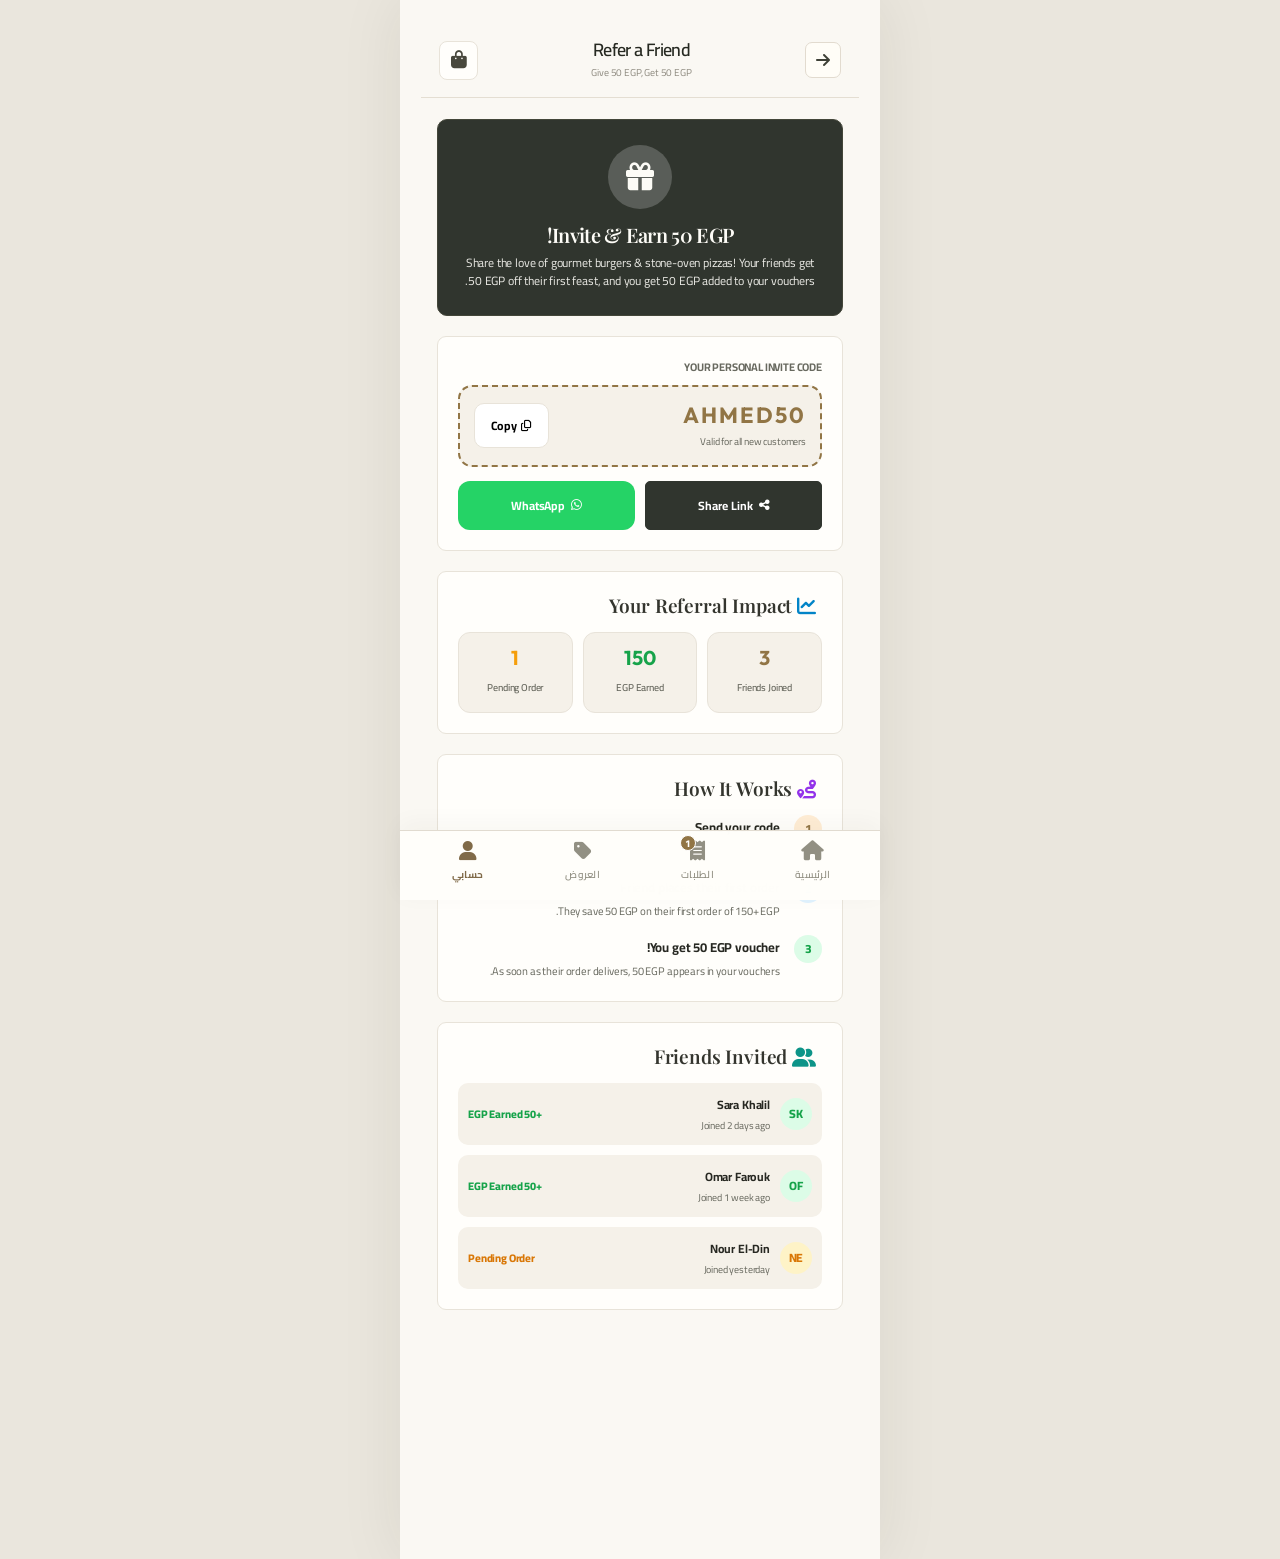
<file: referral.html>
<!DOCTYPE html>
<html lang="en">
<head>
  <meta charset="UTF-8" />
  <meta name="viewport" content="width=device-width, initial-scale=1.0" />
  <title>Refer a Friend & Earn 50 EGP - BiteHub</title>

  <!-- Favicon & App Icons -->
  <link rel="icon" type="image/svg+xml" href="images/favicon.svg" />
  <link rel="alternate icon" type="image/png" href="images/favicon.png" />
  <link rel="apple-touch-icon" href="images/apple-touch-icon.png" />

  <!-- Modern Google Fonts -->
  <link rel="preconnect" href="https://fonts.googleapis.com">
  <link rel="preconnect" href="https://fonts.gstatic.com" crossorigin>
  <link href="https://fonts.googleapis.com/css2?family=Inter:wght@400;500;600;700;800&family=Outfit:wght@500;600;700;800;900&display=swap" rel="stylesheet">

  <link rel="stylesheet" href="style.css" />
  <link rel="stylesheet" href="luxe.css" />

  <!-- FontAwesome Icons -->
  <link
    rel="stylesheet"
    href="https://cdnjs.cloudflare.com/ajax/libs/font-awesome/6.5.2/css/all.min.css"
  />
</head>

<body>

  <main class="app profile-app">

    <!-- Subpage Top Bar -->
    <header class="subpage-top-bar">
      <a href="profile.html" class="subpage-back-btn" aria-label="Back to Account Hub">
        <i class="fa-solid fa-arrow-left"></i>
      </a>
      <div class="subpage-title-box">
        <h1>Refer a Friend</h1>
        <p>Give 50 EGP, Get 50 EGP</p>
      </div>
      <button class="icon-circle-btn open-cart-btn" aria-label="Shopping Cart">
        <i class="fa-solid fa-bag-shopping"></i>
        <span class="cart-badge" style="display:none;">0</span>
      </button>
    </header>

    <div class="subpage-container">

      <!-- 1. Hero Referral Card -->
      <section class="referral-hero-card">
        <div class="referral-hero-icon">
          <i class="fa-solid fa-gift"></i>
        </div>
        <h2>Invite & Earn 50 EGP!</h2>
        <p>
          Share the love of gourmet burgers & stone-oven pizzas! Your friends get 50 EGP off their first feast, and you get 50 EGP added to your vouchers.
        </p>
      </section>

      <!-- 2. Code Box with 1-Tap Copy & Share -->
      <section class="subpage-card">
        <span style="font-size: 11px; font-weight: 700; text-transform: uppercase; color: var(--text-secondary); display: block; margin-bottom: 8px;">
          Your Personal Invite Code
        </span>

        <div style="background: var(--surface-alt); border: 2px dashed var(--primary); border-radius: 14px; padding: 14px; display: flex; align-items: center; justify-content: space-between; margin-bottom: 14px;">
          <div>
            <strong id="referralCodeText" style="font-size: 22px; font-family: 'Outfit', sans-serif; letter-spacing: 2px; color: var(--primary);">AHMED50</strong>
            <span style="display: block; font-size: 10px; color: var(--text-secondary);">Valid for all new customers</span>
          </div>
          <button class="copy-code-btn" onclick="copyRefCode()" style="padding: 10px 16px; border-radius: 10px; font-size: 12px; font-weight: 700;">
            <i class="fa-regular fa-copy"></i> Copy
          </button>
        </div>

        <div style="display: grid; grid-template-columns: 1fr 1fr; gap: 10px;">
          <button class="btn-primary" onclick="shareRefViaNative()" style="padding: 12px; font-size: 12px; display: flex; align-items: center; justify-content: center; gap: 6px;">
            <i class="fa-solid fa-share-nodes"></i> Share Link
          </button>
          <a href="https://api.whatsapp.com/send?text=Hey!%20Use%20my%20code%20AHMED50%20to%20get%2050%20EGP%20off%20your%20first%20delicious%20order%20at%20Gourmet%20Bites!" target="_blank" class="btn-secondary" style="padding: 12px; font-size: 12px; display: flex; align-items: center; justify-content: center; gap: 6px; background: #25d366; color: #ffffff; text-decoration: none; border-radius: 12px; font-weight: 700;">
            <i class="fa-brands fa-whatsapp"></i> WhatsApp
          </a>
        </div>
      </section>

      <!-- 3. Performance Metrics Counters -->
      <section class="subpage-card">
        <div class="subpage-card-title">
          <span><i class="fa-solid fa-chart-line" style="color: #0284c7; margin-right: 6px;"></i> Your Referral Impact</span>
        </div>

        <div style="display: grid; grid-template-columns: repeat(3, 1fr); gap: 10px; text-align: center;">
          <div style="background: var(--surface-alt); padding: 12px 6px; border-radius: 12px; border: 1px solid var(--border);">
            <strong style="font-size: 20px; font-family: 'Outfit', sans-serif; color: var(--primary); display: block;">3</strong>
            <span style="font-size: 10px; color: var(--text-secondary); font-weight: 600;">Friends Joined</span>
          </div>

          <div style="background: var(--surface-alt); padding: 12px 6px; border-radius: 12px; border: 1px solid var(--border);">
            <strong style="font-size: 20px; font-family: 'Outfit', sans-serif; color: #16a34a; display: block;">150</strong>
            <span style="font-size: 10px; color: var(--text-secondary); font-weight: 600;">EGP Earned</span>
          </div>

          <div style="background: var(--surface-alt); padding: 12px 6px; border-radius: 12px; border: 1px solid var(--border);">
            <strong style="font-size: 20px; font-family: 'Outfit', sans-serif; color: #f59e0b; display: block;">1</strong>
            <span style="font-size: 10px; color: var(--text-secondary); font-weight: 600;">Pending Order</span>
          </div>
        </div>
      </section>

      <!-- 4. 3-Step Journey -->
      <section class="subpage-card">
        <div class="subpage-card-title">
          <span><i class="fa-solid fa-route" style="color: #9333ea; margin-right: 6px;"></i> How It Works</span>
        </div>

        <div style="display: flex; flex-direction: column; gap: 14px;">
          <div style="display: flex; gap: 14px; align-items: flex-start;">
            <div style="width: 28px; height: 28px; border-radius: 50%; background: #ffedd5; color: var(--primary); font-weight: 800; font-size: 12px; display: flex; align-items: center; justify-content: center; flex-shrink: 0;">1</div>
            <div>
              <strong style="font-size: 13px; display: block;">Send your code</strong>
              <p style="font-size: 11px; color: var(--text-secondary); margin: 2px 0 0;">Share AHMED50 via WhatsApp, SMS, or social media.</p>
            </div>
          </div>

          <div style="display: flex; gap: 14px; align-items: flex-start;">
            <div style="width: 28px; height: 28px; border-radius: 50%; background: #e0f2fe; color: #0284c7; font-weight: 800; font-size: 12px; display: flex; align-items: center; justify-content: center; flex-shrink: 0;">2</div>
            <div>
              <strong style="font-size: 13px; display: block;">Friend places their first order</strong>
              <p style="font-size: 11px; color: var(--text-secondary); margin: 2px 0 0;">They save 50 EGP on their first order of 150+ EGP.</p>
            </div>
          </div>

          <div style="display: flex; gap: 14px; align-items: flex-start;">
            <div style="width: 28px; height: 28px; border-radius: 50%; background: #dcfce7; color: #16a34a; font-weight: 800; font-size: 12px; display: flex; align-items: center; justify-content: center; flex-shrink: 0;">3</div>
            <div>
              <strong style="font-size: 13px; display: block;">You get 50 EGP voucher!</strong>
              <p style="font-size: 11px; color: var(--text-secondary); margin: 2px 0 0;">As soon as their order delivers, 50 EGP appears in your vouchers.</p>
            </div>
          </div>
        </div>
      </section>

      <!-- 5. Friends Referred List -->
      <section class="subpage-card">
        <div class="subpage-card-title">
          <span><i class="fa-solid fa-user-group" style="color: #0d9488; margin-right: 6px;"></i> Friends Invited</span>
        </div>

        <div style="display: flex; flex-direction: column; gap: 10px;">
          <div style="display: flex; align-items: center; justify-content: space-between; padding: 10px; background: var(--surface-alt); border-radius: 10px; font-size: 12px;">
            <div style="display: flex; align-items: center; gap: 10px;">
              <div style="width: 32px; height: 32px; border-radius: 50%; background: #dcfce7; color: #16a34a; display: flex; align-items: center; justify-content: center; font-weight: 800;">SK</div>
              <div>
                <strong>Sara Khalil</strong>
                <span style="font-size: 10px; color: var(--text-secondary); display: block;">Joined 2 days ago</span>
              </div>
            </div>
            <span style="font-weight: 800; color: #16a34a; font-size: 11px;">+50 EGP Earned</span>
          </div>

          <div style="display: flex; align-items: center; justify-content: space-between; padding: 10px; background: var(--surface-alt); border-radius: 10px; font-size: 12px;">
            <div style="display: flex; align-items: center; gap: 10px;">
              <div style="width: 32px; height: 32px; border-radius: 50%; background: #dcfce7; color: #16a34a; display: flex; align-items: center; justify-content: center; font-weight: 800;">OF</div>
              <div>
                <strong>Omar Farouk</strong>
                <span style="font-size: 10px; color: var(--text-secondary); display: block;">Joined 1 week ago</span>
              </div>
            </div>
            <span style="font-weight: 800; color: #16a34a; font-size: 11px;">+50 EGP Earned</span>
          </div>

          <div style="display: flex; align-items: center; justify-content: space-between; padding: 10px; background: var(--surface-alt); border-radius: 10px; font-size: 12px;">
            <div style="display: flex; align-items: center; gap: 10px;">
              <div style="width: 32px; height: 32px; border-radius: 50%; background: #fef3c7; color: #d97706; display: flex; align-items: center; justify-content: center; font-weight: 800;">NE</div>
              <div>
                <strong>Nour El-Din</strong>
                <span style="font-size: 10px; color: var(--text-secondary); display: block;">Joined yesterday</span>
              </div>
            </div>
            <span style="font-weight: 800; color: #d97706; font-size: 11px;">Pending Order</span>
          </div>
        </div>
      </section>

    </div>

    <!-- Bottom Navigation Bar (Home | Orders | Deals | Profile) -->
    <nav class="bottom-nav">
      <a href="index.html" class="nav-item">
        <i class="fa-solid fa-house"></i>
        <span>Home</span>
      </a>

      <a href="orders.html" class="nav-item">
        <div class="nav-icon-container">
          <i class="fa-solid fa-receipt"></i>
          <span class="nav-badge">1</span>
        </div>
        <span>Orders</span>
      </a>

      <a href="deals.html" class="nav-item">
        <div class="nav-icon-container">
          <i class="fa-solid fa-tag"></i>
        </div>
        <span>Deals</span>
      </a>

      <a href="profile.html" class="nav-item active">
        <i class="fa-solid fa-user"></i>
        <span>Profile</span>
      </a>
    </nav>

  </main>

  <!-- Central App-State Logic -->
  <script src="app-state.js"></script>

  <script>
    function copyRefCode() {
      const code = document.getElementById('referralCodeText').textContent;
      navigator.clipboard?.writeText(code).then(() => {
        showToast(`Referral code ${code} copied! Share it now.`);
      }).catch(() => {
        showToast(`Referral code: ${code}`);
      });
    }

    function shareRefViaNative() {
      const code = document.getElementById('referralCodeText').textContent;
      if (navigator.share) {
        navigator.share({
          title: 'Join BiteHub',
          text: `Use my invite code ${code} for 50 EGP off your first order!`,
          url: window.location.origin
        });
      } else {
        copyRefCode();
      }
    }
  </script>

</body>
</html>
</file>
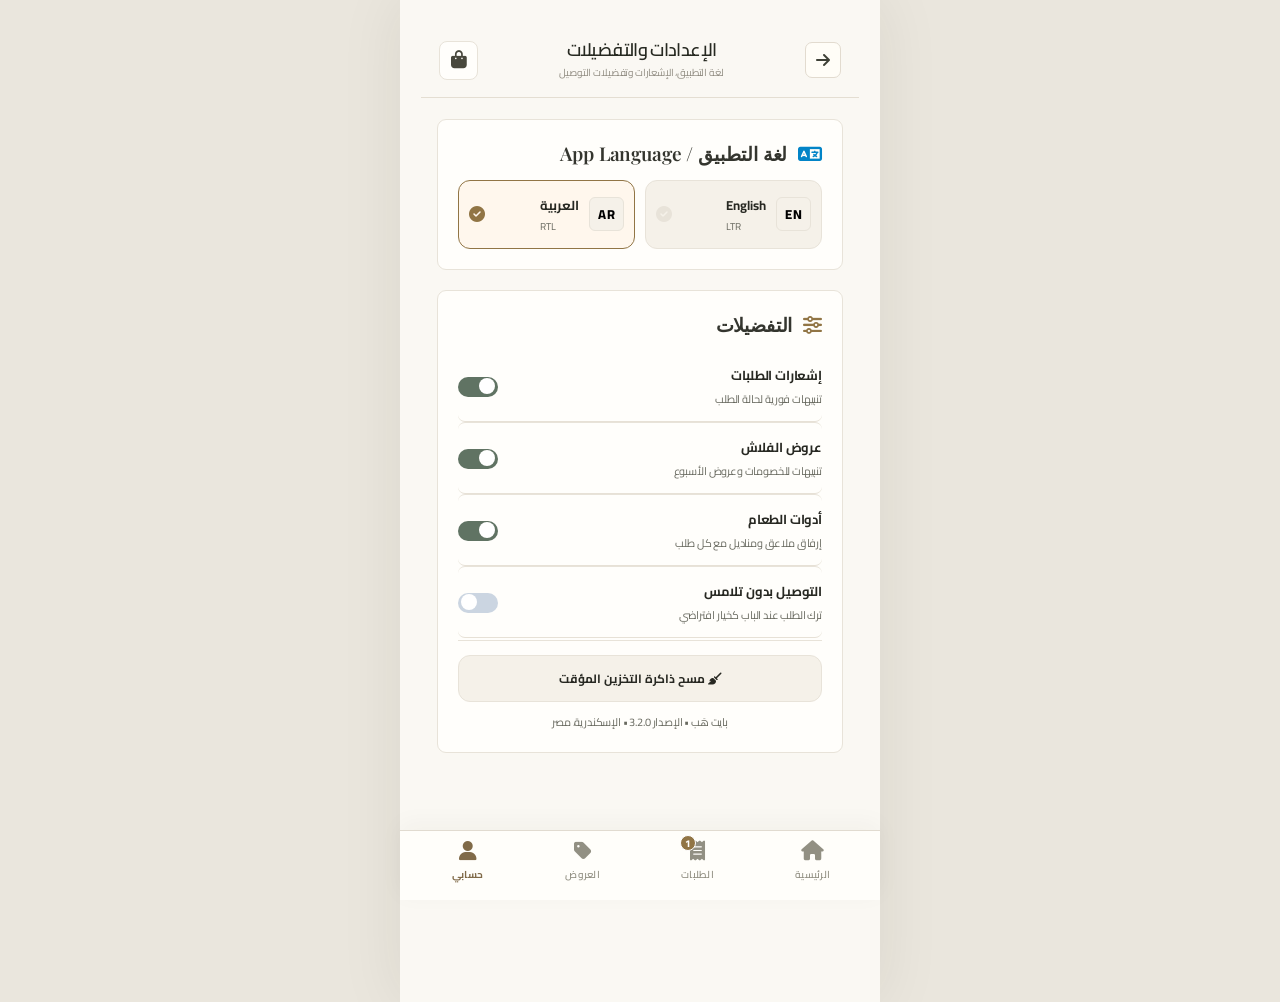
<file: settings.html>
<!DOCTYPE html>
<html lang="en">
<head>
  <meta charset="UTF-8" />
  <meta name="viewport" content="width=device-width, initial-scale=1.0" />
  <title>Settings &amp; Preferences - BiteHub (EGP)</title>

  <!-- Favicon & App Icons -->
  <link rel="icon" type="image/svg+xml" href="images/favicon.svg" />
  <link rel="alternate icon" type="image/png" href="images/favicon.png" />
  <link rel="apple-touch-icon" href="images/apple-touch-icon.png" />

  <link rel="preconnect" href="https://fonts.googleapis.com">
  <link rel="preconnect" href="https://fonts.gstatic.com" crossorigin>
  <link href="https://fonts.googleapis.com/css2?family=Cairo:wght@400;500;600;700;800;900&family=Inter:wght@400;500;600;700;800&family=Outfit:wght@500;600;700;800;900&display=swap" rel="stylesheet">
  <link rel="stylesheet" href="style.css" />
  <link rel="stylesheet" href="luxe.css" />
  <link rel="stylesheet" href="https://cdnjs.cloudflare.com/ajax/libs/font-awesome/6.5.2/css/all.min.css" />
</head>

<body>
  <main class="app profile-app">

    <header class="subpage-top-bar">
      <a href="profile.html" class="subpage-back-btn" aria-label="Back to Account Hub">
        <i class="fa-solid fa-arrow-left"></i>
      </a>
      <div class="subpage-title-box">
        <h1>Settings &amp; Preferences</h1>
        <p>Language, notifications &amp; app controls</p>
      </div>
      <button class="icon-circle-btn open-cart-btn" aria-label="Shopping Cart">
        <i class="fa-solid fa-bag-shopping"></i>
        <span class="cart-badge" style="display:none;">0</span>
      </button>
    </header>

    <div class="subpage-container">

      <!-- 1. Language -->
      <section class="subpage-card">
        <div class="subpage-card-title">
          <span><i class="fa-solid fa-language" style="color: #0284c7; margin-right: 6px;"></i> App Language / لغة التطبيق</span>
        </div>
        <div style="display: grid; grid-template-columns: 1fr 1fr; gap: 10px; margin-top: 4px;">
          <button class="btn-lang-choice" id="settingsLangEn" onclick="AppState.setLanguage('en')">
            <span style="font-size: 13px; font-weight: 800; letter-spacing: 0.5px; background: var(--surface-alt); padding: 4px 8px; border-radius: 6px; border: 1px solid var(--border);">EN</span>
            <div><strong>English</strong><small>LTR</small></div>
            <i class="fa-solid fa-circle-check check-lang-icon" style="margin-left: auto;"></i>
          </button>
          <button class="btn-lang-choice" id="settingsLangAr" onclick="AppState.setLanguage('ar')">
            <span style="font-size: 13px; font-weight: 800; letter-spacing: 0.5px; background: var(--surface-alt); padding: 4px 8px; border-radius: 6px; border: 1px solid var(--border);">AR</span>
            <div><strong>العربية</strong><small>RTL</small></div>
            <i class="fa-solid fa-circle-check check-lang-icon" style="margin-left: auto;"></i>
          </button>
        </div>
      </section>

      <!-- 2. All Preferences -->
      <section class="subpage-card">
        <div class="subpage-card-title">
          <span><i class="fa-solid fa-sliders" style="color: var(--primary); margin-right: 6px;"></i> Preferences</span>
        </div>

        <div class="pref-row">
          <div><strong>Order Notifications</strong><span>Real-time alerts for order status</span></div>
          <label class="toggle-switch"><input type="checkbox" checked onchange="showToast('Order notifications updated')" /><span class="slider"></span></label>
        </div>
        <div class="pref-row" style="border-top: 1px solid var(--border);">
          <div><strong>Flash Deals</strong><span>Alerts for sales &amp; weekend specials</span></div>
          <label class="toggle-switch"><input type="checkbox" checked onchange="showToast('Deal alerts updated')" /><span class="slider"></span></label>
        </div>
        <div class="pref-row" style="border-top: 1px solid var(--border);">
          <div><strong>Include Cutlery</strong><span>Cutlery &amp; napkins with every order</span></div>
          <label class="toggle-switch"><input type="checkbox" checked onchange="showToast('Cutlery preference updated')" /><span class="slider"></span></label>
        </div>
        <div class="pref-row" style="border-top: 1px solid var(--border);">
          <div><strong>Contactless Delivery</strong><span>Leave at door by default</span></div>
          <label class="toggle-switch"><input type="checkbox" onchange="showToast('Contactless preference updated')" /><span class="slider"></span></label>
        </div>

        <div style="border-top: 1px solid var(--border); padding-top: 14px; margin-top: 2px;">
          <button type="button" class="btn-secondary" onclick="clearLocalCache()" style="width:100%; padding:11px; font-size:12px; font-weight:700; border:1.5px solid var(--border); background:var(--surface-alt); border-radius:12px; cursor:pointer;">
            <i class="fa-solid fa-broom"></i> Clear App Cache
          </button>
          <p style="font-size:11px; color:var(--text-secondary); margin:10px 0 0; text-align:center;">BiteHub • v3.2.0 • Alexandria, Egypt</p>
        </div>
      </section>

    </div>

    <nav class="bottom-nav">
      <a href="index.html" class="nav-item"><i class="fa-solid fa-house"></i><span>Home</span></a>
      <a href="orders.html" class="nav-item">
        <div class="nav-icon-container"><i class="fa-solid fa-receipt"></i><span class="nav-badge">1</span></div>
        <span>Orders</span>
      </a>
      <a href="deals.html" class="nav-item">
        <div class="nav-icon-container"><i class="fa-solid fa-tag"></i></div>
        <span>Deals</span>
      </a>
      <a href="profile.html" class="nav-item active"><i class="fa-solid fa-user"></i><span>Profile</span></a>
    </nav>
  </main>

  <style>
    .btn-lang-choice {
      display: flex; align-items: center; gap: 10px; padding: 12px 10px;
      border-radius: 12px; border: 1.5px solid var(--border); background: var(--surface-alt);
      text-align: left; cursor: pointer; transition: all 0.2s ease;
    }
    .btn-lang-choice strong { display: block; font-size: 13px; color: var(--text-primary); }
    .btn-lang-choice small  { display: block; font-size: 10px; color: var(--text-secondary); }
    .btn-lang-choice .check-lang-icon { font-size: 16px; color: var(--border); }
    .btn-lang-choice.active { border-color: var(--primary); background: #fff7ed; }
    .btn-lang-choice.active .check-lang-icon { color: var(--primary); }

    .pref-row {
      display: flex; align-items: center; justify-content: space-between; padding: 12px 0;
    }
    .pref-row strong { font-size: 13px; display: block; color: var(--text-primary); }
    .pref-row span   { font-size: 11px; color: var(--text-secondary); display: block; margin-top: 2px; }
  </style>

  <script src="app-state.js"></script>
  <script>
    document.addEventListener('DOMContentLoaded', () => {
      const isAr = AppState.getLanguage() === 'ar';
      document.getElementById('settingsLangEn').classList.toggle('active', !isAr);
      document.getElementById('settingsLangAr').classList.toggle('active', isAr);

      if (isAr) {
        document.title = 'الإعدادات والتفضيلات - بايت هَب (ج.م)';

        const backBtn = document.querySelector('.subpage-back-btn');
        if (backBtn) backBtn.setAttribute('aria-label', 'الرجوع للحساب');
        const cartBtn = document.querySelector('.open-cart-btn');
        if (cartBtn) cartBtn.setAttribute('aria-label', 'سلة المشتريات');

        const titleH1 = document.querySelector('.subpage-title-box h1');
        const titleP  = document.querySelector('.subpage-title-box p');
        if (titleH1) titleH1.textContent = 'الإعدادات والتفضيلات';
        if (titleP)  titleP.textContent  = 'لغة التطبيق، الإشعارات وتفضيلات التوصيل';

        const cardTitles = document.querySelectorAll('.subpage-card-title span');
        if (cardTitles[0]) cardTitles[0].innerHTML = `<i class="fa-solid fa-language" style="color: #0284c7; margin-left: 6px;"></i> لغة التطبيق / App Language`;
        if (cardTitles[1]) cardTitles[1].innerHTML = `<i class="fa-solid fa-sliders" style="color: var(--primary); margin-left: 6px;"></i> التفضيلات`;

        const rows = document.querySelectorAll('.pref-row');
        const arTexts = [
          { strong: 'إشعارات الطلبات',        span: 'تنبيهات فورية لحالة الطلب' },
          { strong: 'عروض الفلاش',            span: 'تنبيهات للخصومات وعروض الأسبوع' },
          { strong: 'أدوات الطعام',           span: 'إرفاق ملاعق ومناديل مع كل طلب' },
          { strong: 'التوصيل بدون تلامس',     span: 'ترك الطلب عند الباب كخيار افتراضي' },
        ];
        rows.forEach((row, i) => {
          if (arTexts[i]) {
            const st = row.querySelector('strong');
            const sp = row.querySelector('span');
            if (st) st.textContent = arTexts[i].strong;
            if (sp) sp.textContent = arTexts[i].span;
          }
        });

        const clearBtn = document.querySelector('.btn-secondary');
        if (clearBtn) clearBtn.innerHTML = `<i class="fa-solid fa-broom"></i> مسح ذاكرة التخزين المؤقت`;
        const verP = document.querySelector('.subpage-card:last-child p');
        if (verP) verP.textContent = 'بايت هَب • الإصدار 3.2.0 • الإسكندرية، مصر';

        const navLabels = ['الرئيسية', 'الطلبات', 'العروض', 'حسابي'];
        document.querySelectorAll('.bottom-nav .nav-item span:not(.nav-badge)').forEach((sp, idx) => {
          if (navLabels[idx]) sp.textContent = navLabels[idx];
        });
      }
    });

    function clearLocalCache() {
      const isAr = AppState.getLanguage() === 'ar';
      const msg = isAr
        ? 'هل تريد مسح بيانات التطبيق المؤقتة وإعادة ضبط الحالة الافتراضية؟'
        : 'Clear cached app data and reset to initial state?';
      if (confirm(msg)) {
        localStorage.clear();
        sessionStorage.clear();
        showToast(isAr ? 'تم مسح ذاكرة التخزين المؤقت.' : 'App cache cleared.');
        setTimeout(() => window.location.href = 'index.html', 800);
      }
    }
  </script>
</body>
</html>
</file>
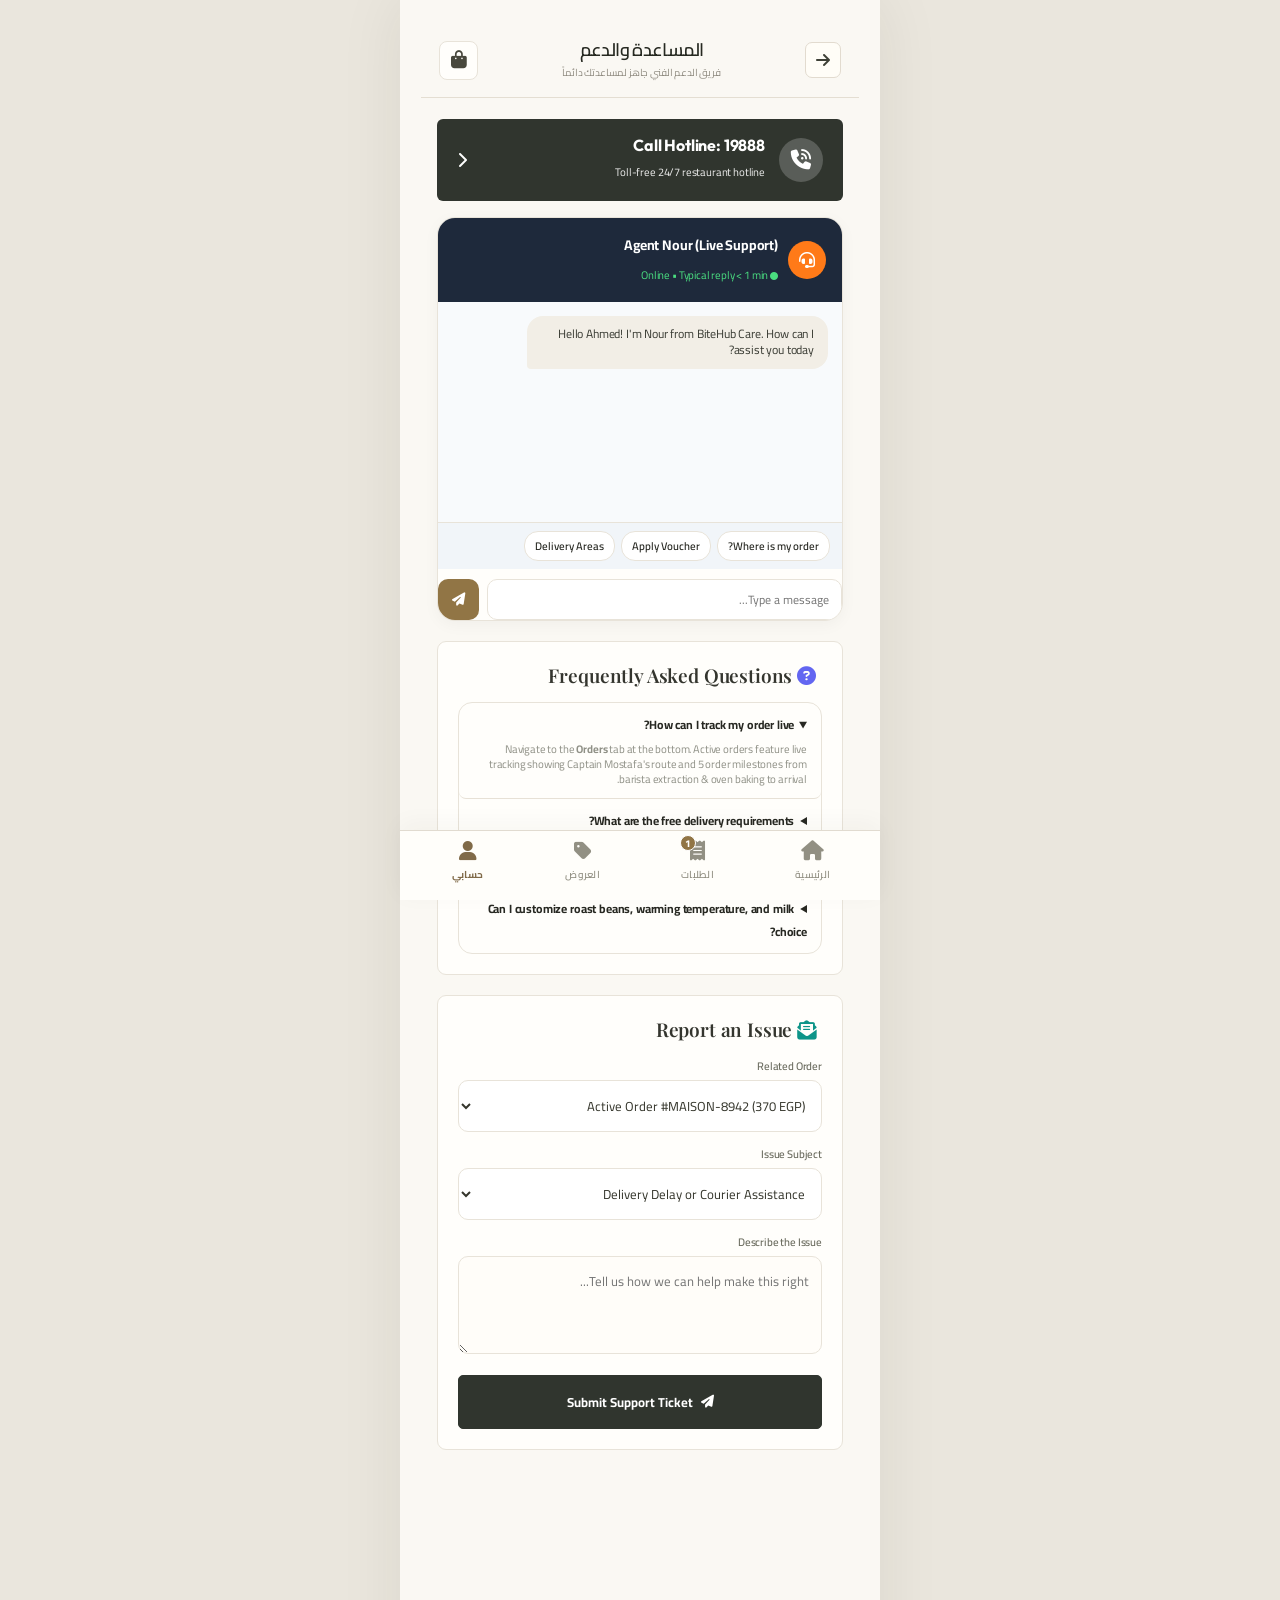
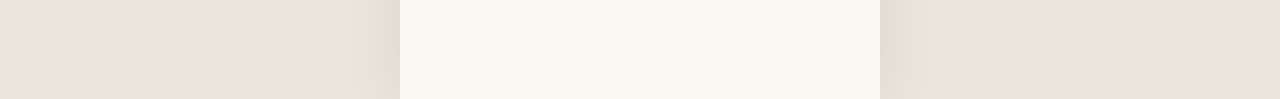
<file: support.html>
<!DOCTYPE html>
<html lang="en">
<head>
  <meta charset="UTF-8" />
  <meta name="viewport" content="width=device-width, initial-scale=1.0" />
  <title>Help Center & Customer Support - BiteHub</title>

  <!-- Favicon & App Icons -->
  <link rel="icon" type="image/svg+xml" href="images/favicon.svg" />
  <link rel="alternate icon" type="image/png" href="images/favicon.png" />
  <link rel="apple-touch-icon" href="images/apple-touch-icon.png" />

  <!-- Modern Google Fonts -->
  <link rel="preconnect" href="https://fonts.googleapis.com">
  <link rel="preconnect" href="https://fonts.gstatic.com" crossorigin>
  <link href="https://fonts.googleapis.com/css2?family=Inter:wght@400;500;600;700;800&family=Outfit:wght@500;600;700;800;900&display=swap" rel="stylesheet">

  <link rel="stylesheet" href="style.css" />
  <link rel="stylesheet" href="luxe.css" />

  <!-- FontAwesome Icons -->
  <link
    rel="stylesheet"
    href="https://cdnjs.cloudflare.com/ajax/libs/font-awesome/6.5.2/css/all.min.css"
  />
</head>

<body>

  <main class="app profile-app">

    <!-- Subpage Top Bar -->
    <header class="subpage-top-bar">
      <a href="profile.html" class="subpage-back-btn" aria-label="Back to Account Hub">
        <i class="fa-solid fa-arrow-left"></i>
      </a>
      <div class="subpage-title-box">
        <h1>Help & Support</h1>
        <p>24/7 dedicated customer care</p>
      </div>
      <button class="icon-circle-btn open-cart-btn" aria-label="Shopping Cart">
        <i class="fa-solid fa-bag-shopping"></i>
        <span class="cart-badge" style="display:none;">0</span>
      </button>
    </header>

    <div class="subpage-container">

      <!-- 1. Direct Hotline Call Button -->
      <a href="tel:19888" class="support-big-call-btn">
        <div class="support-big-call-left">
          <div class="support-big-call-icon">
            <i class="fa-solid fa-phone-volume"></i>
          </div>
          <div>
            <strong>Call Hotline: 19888</strong>
            <span>Toll-free 24/7 restaurant hotline</span>
          </div>
        </div>
        <i class="fa-solid fa-chevron-right"></i>
      </a>

      <!-- 2. Embedded Live Chat Box -->
      <section class="support-chat-embed">
        <div style="background: #1e293b; color: #ffffff; padding: 14px 16px; display: flex; align-items: center; justify-content: space-between;">
          <div style="display: flex; align-items: center; gap: 10px;">
            <div style="width: 38px; height: 38px; border-radius: 50%; background: #ff7a18; display: flex; align-items: center; justify-content: center; font-size: 16px;">
              <i class="fa-solid fa-headset"></i>
            </div>
            <div>
              <strong style="font-size: 14px; display: block;">Agent Nour (Live Support)</strong>
              <span style="font-size: 11px; color: #4ade80;"><i class="fa-solid fa-circle" style="font-size: 8px;"></i> Online • Typical reply &lt; 1 min</span>
            </div>
          </div>
        </div>

        <!-- Chat messages container -->
        <div class="chat-messages" id="supportChatContainer" style="height: 220px; padding: 14px; overflow-y: auto; background: #f8fafc; display: flex; flex-direction: column; gap: 10px;">
          <div class="chat-bubble bot">
            Hello Ahmed! I'm Nour from BiteHub Care. How can I assist you today?
          </div>
        </div>

        <!-- Quick Question Suggestions -->
        <div style="display: flex; gap: 6px; overflow-x: auto; padding: 8px 12px; background: #f1f5f9; border-top: 1px solid var(--border);">
          <button class="chat-quick-pill" onclick="sendQuickPrompt('Where is my order #MAISON-8942?')">Where is my order?</button>
          <button class="chat-quick-pill" onclick="sendQuickPrompt('How do I apply a voucher?')">Apply Voucher</button>
          <button class="chat-quick-pill" onclick="sendQuickPrompt('Do you deliver to Stanley?')">Delivery Areas</button>
        </div>

        <!-- Input Bar -->
        <div class="chat-input-bar">
          <input type="text" id="supportChatInput" placeholder="Type a message..." onkeydown="if(event.key==='Enter') sendSupportMessage()" />
          <button onclick="sendSupportMessage()"><i class="fa-solid fa-paper-plane"></i></button>
        </div>
      </section>

      <!-- 3. Frequently Asked Questions (Accordion) -->
      <section class="subpage-card">
        <div class="subpage-card-title">
          <span><i class="fa-solid fa-circle-question" style="color: #6366f1; margin-right: 6px;"></i> Frequently Asked Questions</span>
        </div>

        <div class="faq-accordion">
          <details class="faq-item" open>
            <summary>How can I track my order live?</summary>
            <p>
              Navigate to the <strong>Orders</strong> tab at the bottom. Active orders feature live tracking showing Captain Mostafa's route and 5 order milestones from barista extraction & oven baking to arrival.
            </p>
          </details>

          <details class="faq-item">
            <summary>What are the free delivery requirements?</summary>
            <p>
              Orders of <strong>300 EGP or more</strong> qualify for automatic 100% Free Delivery anywhere in Alexandria! You can also redeem 300 loyalty points for a Free Delivery voucher in the Loyalty Hub.
            </p>
          </details>

          <details class="faq-item">
            <summary>How do I pay via Vodafone Cash or InstaPay?</summary>
            <p>
              During checkout or on our <strong>Payment Methods</strong> page, select Vodafone Cash or InstaPay. For mobile wallets, Captain will present our verified CBE QR code or verify your wallet transfer PIN.
            </p>
          </details>

          <details class="faq-item">
            <summary>Can I customize roast beans, warming temperature, and milk choice?</summary>
            <p>
              Yes! Tap any croissant or specialty coffee to select bean roast origin (Ethiopian Yirgacheffe, Colombian Huila), milk types (Oat, Almond, Whole), warming temperature, and artisanal spreads.
            </p>
          </details>
        </div>
      </section>

      <!-- 4. Report an Issue Form -->
      <section class="subpage-card">
        <div class="subpage-card-title">
          <span><i class="fa-solid fa-envelope-open-text" style="color: #0d9488; margin-right: 6px;"></i> Report an Issue</span>
        </div>

        <form onsubmit="event.preventDefault(); submitSupportTicket();">
          <div class="form-group">
            <label>Related Order</label>
            <select id="ticketOrder" style="width: 100%; border: 1px solid var(--border); border-radius: 10px; padding: 12px; font-size: 13px; outline: none; background: #ffffff;">
              <option value="#MAISON-8942">Active Order #MAISON-8942 (370 EGP)</option>
              <option value="#MAISON-7814">Past Order #MAISON-7814 (410 EGP)</option>
              <option value="#MAISON-6590">Past Order #MAISON-6590 (400 EGP)</option>
              <option value="other">General Inquiry / App Feedback</option>
            </select>
          </div>

          <div class="form-group">
            <label>Issue Subject</label>
            <select id="ticketCategory" style="width: 100%; border: 1px solid var(--border); border-radius: 10px; padding: 12px; font-size: 13px; outline: none; background: #ffffff;">
              <option value="delivery">Delivery Delay or Courier Assistance</option>
              <option value="quality">Meal Quality or Missing Item</option>
              <option value="payment">Payment or Voucher Inquiry</option>
              <option value="other">Other Inquiry</option>
            </select>
          </div>

          <div class="form-group">
            <label>Describe the Issue</label>
            <textarea id="ticketMessage" rows="3" placeholder="Tell us how we can help make this right..." style="width: 100%; border: 1px solid var(--border); border-radius: 10px; padding: 12px; font-size: 13px; outline: none; resize: vertical;" required></textarea>
          </div>

          <button type="submit" class="btn-primary" style="width: 100%; padding: 14px;">
            <i class="fa-solid fa-paper-plane"></i> Submit Support Ticket
          </button>
        </form>
      </section>

    </div>

    <!-- Bottom Navigation Bar (Home | Orders | Deals | Profile) -->
    <nav class="bottom-nav">
      <a href="index.html" class="nav-item">
        <i class="fa-solid fa-house"></i>
        <span>Home</span>
      </a>

      <a href="orders.html" class="nav-item">
        <div class="nav-icon-container">
          <i class="fa-solid fa-receipt"></i>
          <span class="nav-badge">1</span>
        </div>
        <span>Orders</span>
      </a>

      <a href="deals.html" class="nav-item">
        <div class="nav-icon-container">
          <i class="fa-solid fa-tag"></i>
        </div>
        <span>Deals</span>
      </a>

      <a href="profile.html" class="nav-item active">
        <i class="fa-solid fa-user"></i>
        <span>Profile</span>
      </a>
    </nav>

  </main>

  <style>
    .chat-quick-pill {
      white-space: nowrap;
      background: #ffffff;
      border: 1px solid var(--border);
      border-radius: 14px;
      padding: 4px 10px;
      font-size: 11px;
      color: var(--text-primary);
      cursor: pointer;
      font-weight: 600;
      transition: all 0.2s ease;
    }
    .chat-quick-pill:hover {
      background: var(--primary);
      color: #ffffff;
      border-color: var(--primary);
    }
  </style>

  <!-- Central App-State Logic -->
  <script src="app-state.js"></script>

  <script>
    function sendSupportMessage() {
      const input = document.getElementById('supportChatInput');
      const text = input.value.trim();
      if (!text) return;
      postChatMessage(text);
      input.value = '';
    }

    function sendQuickPrompt(promptText) {
      postChatMessage(promptText);
    }

    function postChatMessage(text) {
      const container = document.getElementById('supportChatContainer');

      const userBubble = document.createElement('div');
      userBubble.className = 'chat-bubble user';
      userBubble.textContent = text;
      container.appendChild(userBubble);
      container.scrollTop = container.scrollHeight;

      // Smart bot response simulation
      setTimeout(() => {
        let reply = "Thanks for asking! Our support supervisor is checking into this right away.";
        const lower = text.toLowerCase();

        if (lower.includes('order') || lower.includes('maison-8942') || lower.includes('egy-8942') || lower.includes('where')) {
          reply = "Captain Mostafa is currently 8 minutes away with your fresh coffee and warm croissant order #MAISON-8942 on Stanley Coast Road! You can also track the moving courier on the Orders page.";
        } else if (lower.includes('voucher') || lower.includes('code') || lower.includes('apply')) {
          reply = "You can enter your voucher code in the Vouchers Hub or inside your Cart drawer! Try code WELCOME50 for 50 EGP off orders of 250+ EGP.";
        } else if (lower.includes('stanley') || lower.includes('area') || lower.includes('deliver')) {
          reply = "Yes! We deliver across all of Alexandria including Smouha, Stanley, Gleem, Sidi Gaber, and San Stefano with an average 25-minute ETA.";
        }

        const botBubble = document.createElement('div');
        botBubble.className = 'chat-bubble bot';
        botBubble.textContent = reply;
        container.appendChild(botBubble);
        container.scrollTop = container.scrollHeight;
      }, 800);
    }

    function submitSupportTicket() {
      const cat = document.getElementById('ticketCategory').value;
      const order = document.getElementById('ticketOrder').value;
      const refId = 'TCK-' + Math.floor(10000 + Math.random() * 90000);

      document.getElementById('ticketMessage').value = '';
      showToast(`Support ticket ${refId} created! Agent Nour will review within 15 mins.`);
    }
  </script>

</body>
</html>
</file>
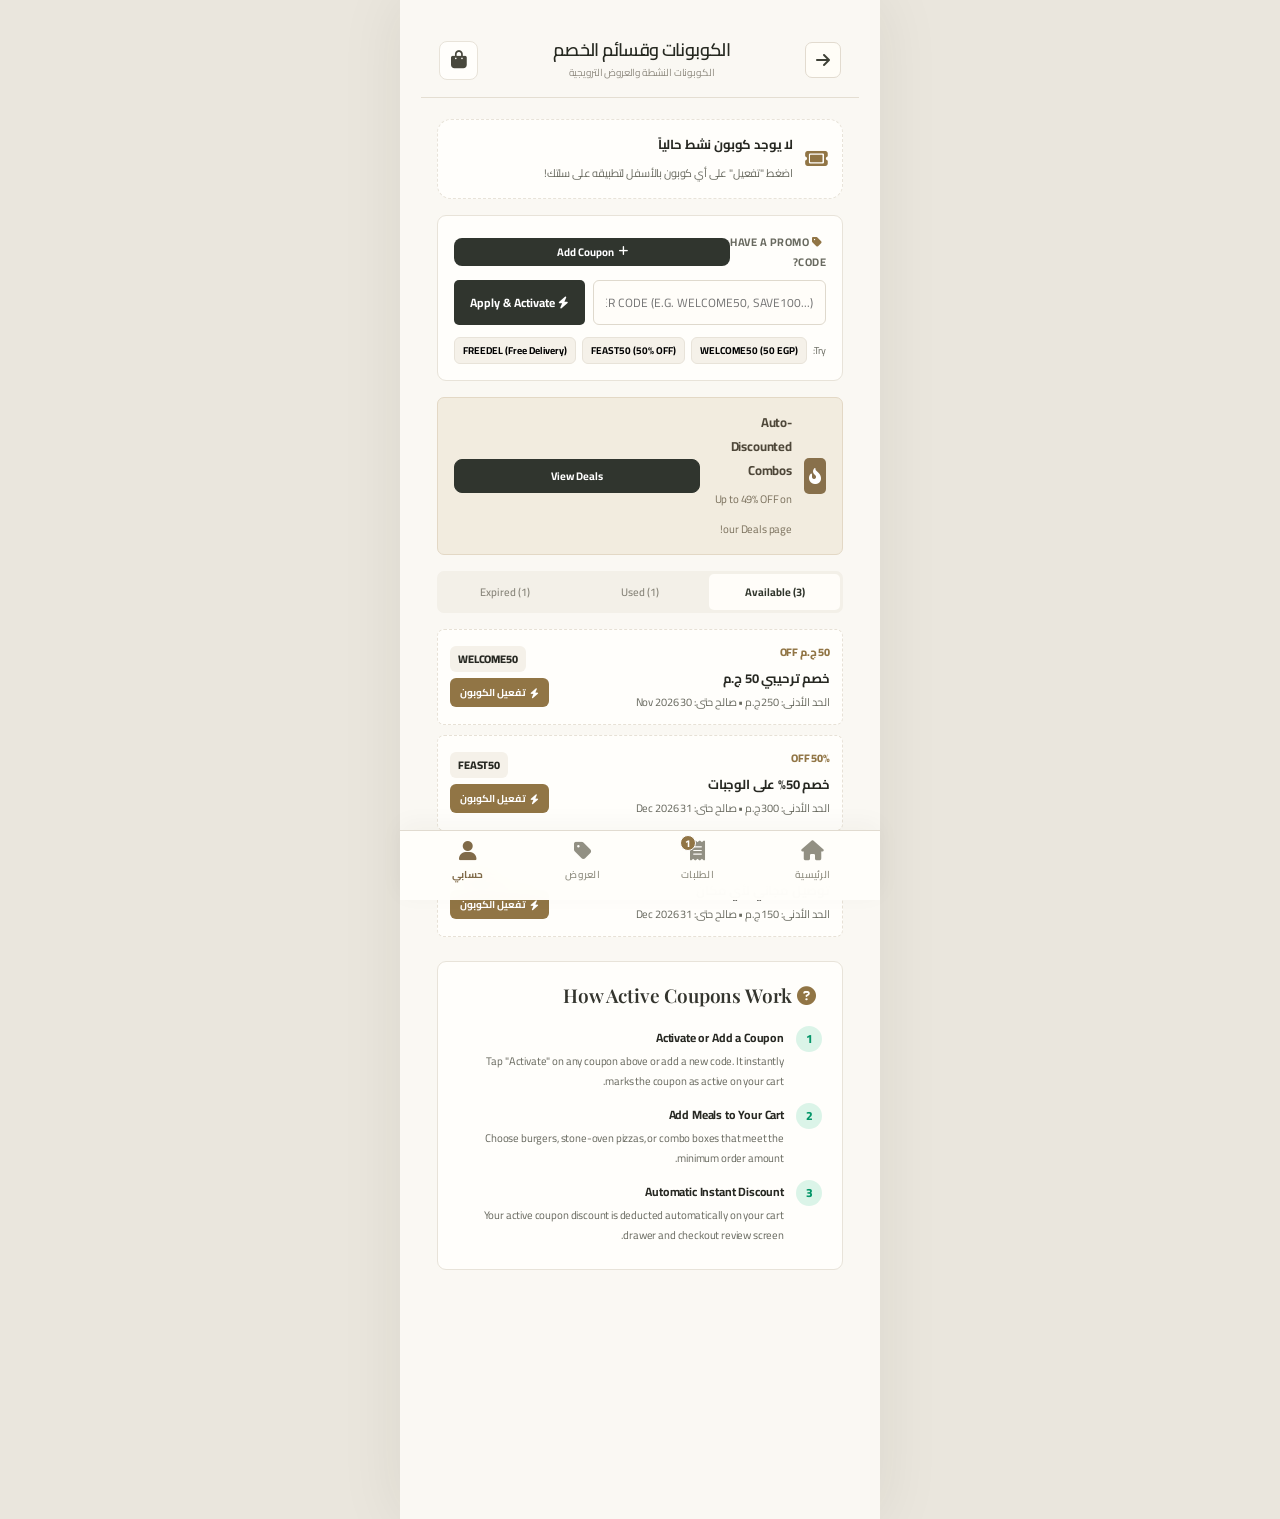
<file: vouchers.html>
<!DOCTYPE html>
<html lang="en">
<head>
  <meta charset="UTF-8" />
  <meta name="viewport" content="width=device-width, initial-scale=1.0" />
  <title>Vouchers & Promo Codes Hub - BiteHub (EGP)</title>

  <!-- Favicon & App Icons -->
  <link rel="icon" type="image/svg+xml" href="images/favicon.svg" />
  <link rel="alternate icon" type="image/png" href="images/favicon.png" />
  <link rel="apple-touch-icon" href="images/apple-touch-icon.png" />

  <!-- Modern Google Fonts -->
  <link rel="preconnect" href="https://fonts.googleapis.com">
  <link rel="preconnect" href="https://fonts.gstatic.com" crossorigin>
  <link href="https://fonts.googleapis.com/css2?family=Inter:wght@400;500;600;700;800&family=Outfit:wght@500;600;700;800;900&display=swap" rel="stylesheet">

  <link rel="stylesheet" href="style.css" />
  <link rel="stylesheet" href="luxe.css" />

  <!-- FontAwesome Icons -->
  <link
    rel="stylesheet"
    href="https://cdnjs.cloudflare.com/ajax/libs/font-awesome/6.5.2/css/all.min.css"
  />
</head>

<body>

  <main class="app profile-app">

    <!-- Subpage Top Bar -->
    <header class="subpage-top-bar">
      <a href="profile.html" class="subpage-back-btn" aria-label="Back to Account Hub">
        <i class="fa-solid fa-arrow-left"></i>
      </a>
      <div class="subpage-title-box">
        <h1 id="vouchersPageTitle">Vouchers & Promo Codes</h1>
        <p id="vouchersPageSubtitle">Save on your delicious orders</p>
      </div>
      <button class="icon-circle-btn open-cart-btn" onclick="AppState.openCartDrawer()" aria-label="Shopping Cart">
        <i class="fa-solid fa-bag-shopping"></i>
        <span class="cart-badge" id="cartBadgeCount" style="display:none;">0</span>
      </button>
    </header>

    <div class="subpage-container">

      <!-- 1. ACTIVE COUPON SPOTLIGHT BANNER -->
      <div id="activeCouponSpotlight">
        <!-- Rendered dynamically by JS -->
      </div>

      <!-- 2. Manual Promo Code Input & Add Custom Coupon -->
      <section class="subpage-card" style="padding: 16px; margin-bottom: 16px;">
        <div style="display: flex; align-items: center; justify-content: space-between; margin-bottom: 8px;">
          <span style="font-size: 11px; font-weight: 700; color: var(--text-secondary); text-transform: uppercase; letter-spacing: 0.5px;">
            <i class="fa-solid fa-tag" style="color:var(--primary); margin-right:4px;"></i> Have a promo code?
          </span>
          <button type="button" class="btn-primary" onclick="openAddCouponModal()" style="padding: 4px 10px; font-size: 11px; border-radius: 8px; border:none; cursor:pointer; display:inline-flex; align-items:center; gap:5px;">
            <i class="fa-solid fa-plus"></i> Add Coupon
          </button>
        </div>

        <div class="voucher-manual-input" style="margin-bottom: 8px;">
          <input type="text" id="voucherCodeInput" placeholder="Enter code (e.g. WELCOME50, SAVE100...)" style="text-transform: uppercase;" />
          <button type="button" onclick="applyEnteredVoucher()"><i class="fa-solid fa-bolt"></i> Apply & Activate</button>
        </div>

        <!-- Quick Suggestions Pill Row -->
        <div style="display: flex; gap: 6px; overflow-x: auto; padding-top: 4px;" class="hide-scrollbar">
          <span style="font-size: 10px; color: var(--text-secondary); align-self: center; white-space: nowrap;">Try:</span>
          <button type="button" onclick="quickApplyCode('WELCOME50')" style="background: var(--surface-alt); border: 1px solid var(--border); border-radius: 6px; padding: 3px 8px; font-size: 10px; font-weight: 700; cursor: pointer; white-space: nowrap;">WELCOME50 (50 EGP)</button>
          <button type="button" onclick="quickApplyCode('FEAST50')" style="background: var(--surface-alt); border: 1px solid var(--border); border-radius: 6px; padding: 3px 8px; font-size: 10px; font-weight: 700; cursor: pointer; white-space: nowrap;">FEAST50 (50% OFF)</button>
          <button type="button" onclick="quickApplyCode('FREEDEL')" style="background: var(--surface-alt); border: 1px solid var(--border); border-radius: 6px; padding: 3px 8px; font-size: 10px; font-weight: 700; cursor: pointer; white-space: nowrap;">FREEDEL (Free Delivery)</button>
          <button type="button" onclick="quickApplyCode('BURGER25')" style="background: var(--surface-alt); border: 1px solid var(--border); border-radius: 6px; padding: 3px 8px; font-size: 10px; font-weight: 700; cursor: pointer; white-space: nowrap;">BURGER25 (25 EGP)</button>
        </div>
      </section>

      <!-- 3. Flash Deals Link Banner -->
      <div class="luxe-combo-promo" style="background: linear-gradient(135deg, #fff7ed 0%, #ffedd5 100%); border: 1.5px solid #fdba74; border-radius: 16px; padding: 12px 16px; margin-bottom: 16px; display: flex; align-items: center; justify-content: space-between;">
        <div style="display: flex; align-items: center; gap: 12px;">
          <div style="width: 36px; height: 36px; border-radius: 10px; background: #ea580c; color: #ffffff; display: flex; align-items: center; justify-content: center; font-size: 16px;">
            <i class="fa-solid fa-fire-flame-curved"></i>
          </div>
          <div>
            <strong style="font-size: 13px; color: #9a3412; display: block;">Auto-Discounted Combos</strong>
            <span style="font-size: 11px; color: #c2410c;">Up to 49% OFF on our Deals page!</span>
          </div>
        </div>
        <a href="deals.html" class="btn-primary" style="padding: 6px 12px; font-size: 11px; text-decoration: none; border-radius: 8px;">
          View Deals
        </a>
      </div>

      <!-- 4. Status Tabs (Available, Used, Expired) -->
      <div class="voucher-status-tabs" style="margin-bottom: 16px;">
        <button class="v-tab active" id="tabAvailable" onclick="setVoucherFilter('available', this)">
          Available (<span id="countAvailable">0</span>)
        </button>
        <button class="v-tab" id="tabUsed" onclick="setVoucherFilter('used', this)">
          Used (<span id="countUsed">0</span>)
        </button>
        <button class="v-tab" id="tabExpired" onclick="setVoucherFilter('expired', this)">
          Expired (<span id="countExpired">0</span>)
        </button>
      </div>

      <!-- 5. Vouchers Cards List -->
      <div class="vouchers-list" id="vouchersPageContainer">
        <!-- Rendered by JS -->
      </div>

      <!-- 6. How Active Coupons Work Step-by-Step Guide -->
      <section class="subpage-card" style="margin-top: 24px;">
        <div class="subpage-card-title">
          <span><i class="fa-solid fa-circle-question" style="color: var(--primary); margin-right: 6px;"></i> How Active Coupons Work</span>
        </div>
        <div style="display: flex; flex-direction: column; gap: 12px; padding: 4px 0;">
          <div style="display: flex; gap: 12px; align-items: flex-start;">
            <div style="width: 26px; height: 26px; border-radius: 50%; background: rgba(16, 185, 129, 0.15); color: #059669; display: flex; align-items: center; justify-content: center; font-size: 12px; font-weight: 800; flex-shrink: 0;">1</div>
            <div>
              <strong style="font-size: 12px; display: block;">Activate or Add a Coupon</strong>
              <p style="font-size: 11px; color: var(--text-secondary); margin: 2px 0 0;">Tap "Activate" on any coupon above or add a new code. It instantly marks the coupon as active on your cart.</p>
            </div>
          </div>
          <div style="display: flex; gap: 12px; align-items: flex-start;">
            <div style="width: 26px; height: 26px; border-radius: 50%; background: rgba(16, 185, 129, 0.15); color: #059669; display: flex; align-items: center; justify-content: center; font-size: 12px; font-weight: 800; flex-shrink: 0;">2</div>
            <div>
              <strong style="font-size: 12px; display: block;">Add Meals to Your Cart</strong>
              <p style="font-size: 11px; color: var(--text-secondary); margin: 2px 0 0;">Choose burgers, stone-oven pizzas, or combo boxes that meet the minimum order amount.</p>
            </div>
          </div>
          <div style="display: flex; gap: 12px; align-items: flex-start;">
            <div style="width: 26px; height: 26px; border-radius: 50%; background: rgba(16, 185, 129, 0.15); color: #059669; display: flex; align-items: center; justify-content: center; font-size: 12px; font-weight: 800; flex-shrink: 0;">3</div>
            <div>
              <strong style="font-size: 12px; display: block;">Automatic Instant Discount</strong>
              <p style="font-size: 11px; color: var(--text-secondary); margin: 2px 0 0;">Your active coupon discount is deducted automatically on your cart drawer and checkout review screen.</p>
            </div>
          </div>
        </div>
      </section>

    </div>

    <!-- Bottom Navigation Bar (Home | Orders | Deals | Profile) -->
    <nav class="bottom-nav">
      <a href="index.html" class="nav-item">
        <i class="fa-solid fa-house"></i>
        <span>Home</span>
      </a>

      <a href="orders.html" class="nav-item">
        <div class="nav-icon-container">
          <i class="fa-solid fa-receipt"></i>
          <span class="nav-badge">1</span>
        </div>
        <span>Orders</span>
      </a>

      <a href="deals.html" class="nav-item">
        <div class="nav-icon-container">
          <i class="fa-solid fa-tag"></i>
        </div>
        <span>Deals</span>
      </a>

      <a href="profile.html" class="nav-item active">
        <i class="fa-solid fa-user"></i>
        <span>Profile</span>
      </a>
    </nav>

  </main>

  <!-- ADD NEW COUPON MODAL DIALOG -->
  <div class="add-coupon-modal-backdrop" id="addCouponModal" style="display: none;" onclick="handleModalBackdropClick(event)">
    <div class="add-coupon-modal-card" onclick="event.stopPropagation()">
      <div class="add-coupon-modal-header">
        <h3><i class="fa-solid fa-ticket-simple" style="color:var(--primary);"></i> Add New Coupon</h3>
        <button type="button" class="close-modal-x-btn" onclick="closeAddCouponModal()" aria-label="Close dialog">
          <i class="fa-solid fa-xmark"></i>
        </button>
      </div>

      <form class="add-coupon-form" onsubmit="handleCreateCoupon(event)">
        <div class="form-group">
          <label>Coupon Code *</label>
          <input type="text" id="modalCouponCode" placeholder="e.g. VIP50, SUMMER25, SPECIAL" required style="text-transform: uppercase;" />
        </div>

        <div class="form-group">
          <label>Coupon Title</label>
          <input type="text" id="modalCouponTitle" placeholder="e.g. 50 EGP Special VIP Discount" />
        </div>

        <div class="form-grid-2">
          <div class="form-group">
            <label>Discount Type</label>
            <select id="modalCouponType" onchange="handleDiscountTypeChange()">
              <option value="amount">Fixed Amount (EGP)</option>
              <option value="percent">Percentage (%)</option>
              <option value="freeDelivery">Free Delivery</option>
            </select>
          </div>
          <div class="form-group" id="modalValGroup">
            <label id="modalValLabel">Value (EGP)</label>
            <input type="number" id="modalCouponVal" min="1" max="1000" value="50" required />
          </div>
        </div>

        <div class="form-grid-2">
          <div class="form-group">
            <label>Min. Order (EGP)</label>
            <input type="number" id="modalCouponMinOrder" min="0" value="150" />
          </div>
          <div class="form-group">
            <label>Expiry Date</label>
            <input type="text" id="modalCouponExpiry" value="31 Dec 2026" />
          </div>
        </div>

        <label class="checkbox-highlight-box">
          <input type="checkbox" id="modalCouponAutoActivate" checked />
          <span>Make this coupon ACTIVE immediately on my cart</span>
        </label>

        <button type="submit" class="modal-submit-btn">
          <i class="fa-solid fa-bolt"></i> Add & Make Active
        </button>
      </form>
    </div>
  </div>

  <!-- Central App-State Logic -->
  <script src="app-state.js"></script>

  <script>
    let activeFilter = 'available';

    document.addEventListener('DOMContentLoaded', () => {
      renderVouchersPage();
      AppState.updateCartBadges();

      // Listen for voucher updates across app
      window.addEventListener('gb_voucher_changed', () => {
        renderVouchersPage();
      });
      window.addEventListener('gb_vouchers_updated', () => {
        renderVouchersPage();
      });
    });

    function setVoucherFilter(tab, btn) {
      document.querySelectorAll('.v-tab').forEach(b => b.classList.remove('active'));
      btn.classList.add('active');
      activeFilter = tab;
      renderVouchersPage();
    }

    function renderActiveBanner() {
      const bannerContainer = document.getElementById('activeCouponSpotlight');
      if (!bannerContainer) return;

      const activeVoucher = AppState.getAppliedVoucher();
      const subtotal = AppState.getCartSubtotal();
      const isAr = AppState.getLanguage() === 'ar';

      if (!activeVoucher) {
        bannerContainer.innerHTML = `
          <div class="no-active-voucher-banner">
            <i class="fa-solid fa-ticket"></i>
            <div>
              <strong style="font-size: 13px; color: var(--text); display: block;">${isAr ? 'لا يوجد كوبون نشط حالياً' : 'No coupon currently active'}</strong>
              <span style="font-size: 11px;">${isAr ? 'اضغط "تفعيل" على أي كوبون بالأسفل لتطبيقه على سلتك!' : 'Tap "Activate" on any coupon below to apply it to your cart!'}</span>
            </div>
          </div>
        `;
        return;
      }

      let discountText = '';
      if (activeVoucher.amount) discountText = `${AppState.formatEGP(activeVoucher.amount)} OFF`;
      else if (activeVoucher.percent) discountText = `${activeVoucher.percent}% OFF`;
      else if (activeVoucher.freeDelivery) discountText = isAr ? 'توصيل مجاني' : 'Free Delivery';

      const discountInfo = AppState.getAppliedVoucherDiscount(subtotal);

      bannerContainer.innerHTML = `
        <div class="active-voucher-hero-banner">
          <div class="avh-header">
            <div class="avh-status-pulse">
              <span class="pulsing-emerald-dot"></span>
              <span class="avh-badge">${isAr ? 'كوبون نشط في سلتك' : 'CURRENTLY ACTIVE ON CART'}</span>
            </div>
            <button type="button" class="avh-deactivate-btn" onclick="deactivateActiveVoucher()" title="${isAr ? 'إلغاء التفعيل' : 'Deactivate coupon'}">
              <i class="fa-solid fa-xmark"></i> ${isAr ? 'إلغاء التفعيل' : 'Deactivate'}
            </button>
          </div>

          <div class="avh-code-row">
            <span class="avh-code-tag">${activeVoucher.code}</span>
            <span class="avh-discount-text">${discountText}</span>
          </div>

          <p class="avh-meta">
            ${isAr ? (activeVoucher.titleAr || activeVoucher.title) : activeVoucher.title} • 
            ${isAr ? 'الحد الأدنى للطلب:' : 'Min. Order:'} ${AppState.formatEGP(activeVoucher.minOrder)} • 
            ${isAr ? 'صالح حتى:' : 'Valid until:'} ${activeVoucher.expiry}
          </p>

          <div class="avh-actions-row">
            <div class="avh-status-desc">
              ${discountInfo.isQualified ? `
                <i class="fa-solid fa-circle-check" style="color: #10b981;"></i>
                <span>${isAr ? `الخصم مطبق في السلة! وفرت ${AppState.formatEGP(discountInfo.amount)}` : `Qualified! Saving ${AppState.formatEGP(discountInfo.amount)} on your cart.`}</span>
              ` : `
                <i class="fa-solid fa-circle-info" style="color: #d97706;"></i>
                <span>${isAr ? `أضف ${AppState.formatEGP(discountInfo.diff)} للسلة للحصول على الخصم` : `Active! Add ${AppState.formatEGP(discountInfo.diff)} more to apply discount.`}</span>
              `}
            </div>

            <button type="button" class="avh-cart-btn" onclick="AppState.openCartDrawer()">
              <i class="fa-solid fa-bag-shopping"></i> ${isAr ? 'عرض بالسلة' : 'View in Cart'}
            </button>
          </div>
        </div>
      `;
    }

    function renderVouchersPage() {
      renderActiveBanner();

      const list = AppState.getVouchers();
      const container = document.getElementById('vouchersPageContainer');
      if (!container) return;

      const isAr = AppState.getLanguage() === 'ar';

      // Update counters
      const availCount = list.filter(v => v.status === 'available').length;
      const usedCount = list.filter(v => v.status === 'used').length;
      const expCount = list.filter(v => v.status === 'expired').length;

      document.getElementById('countAvailable').textContent = availCount;
      document.getElementById('countUsed').textContent = usedCount;
      document.getElementById('countExpired').textContent = expCount;

      const filtered = list.filter(v => v.status === activeFilter);

      if (filtered.length === 0) {
        container.innerHTML = `
          <div style="text-align: center; padding: 40px 20px; background: var(--surface); border-radius: 18px; border: 1px solid var(--border);">
            <i class="fa-solid fa-ticket-simple" style="font-size: 36px; color: var(--border); margin-bottom: 12px; display: block;"></i>
            <h4 style="margin: 0 0 4px; font-size: 14px;">${isAr ? `لا توجد كوبونات ${activeFilter}` : `No ${activeFilter} vouchers`}</h4>
            <p style="font-size: 12px; color: var(--text-secondary); margin: 0 0 16px;">${isAr ? 'اضغط إضافة كوبون لإضافة كود جديد وتفعيله فوراً.' : 'Click Add Coupon to create any promo code and activate it instantly.'}</p>
            <button type="button" class="btn-primary" onclick="openAddCouponModal()" style="font-size: 12px; padding: 8px 16px; border-radius: 10px; border:none; cursor:pointer;">
              <i class="fa-solid fa-plus"></i> ${isAr ? 'إضافة كوبون جديد' : 'Add New Coupon'}
            </button>
          </div>
        `;
        return;
      }

      container.innerHTML = filtered.map(v => {
        let discountLabel = '';
        if (v.amount) discountLabel = `${AppState.formatEGP(v.amount)} OFF`;
        else if (v.percent) discountLabel = `${v.percent}% OFF`;
        else if (v.freeDelivery) discountLabel = isAr ? 'توصيل مجاني' : 'Free Delivery';

        const isActive = AppState.isVoucherActive(v.code);
        const cardClass = `voucher-card ${v.status} ${isActive ? 'active-coupon' : ''}`;

        return `
          <div class="${cardClass}" id="voucherCard-${v.code}">
            <div class="v-left">
              ${isActive ? `
                <div class="active-on-cart-badge">
                  <span class="pulsing-emerald-dot" style="width:6px;height:6px;"></span>
                  <span>${isAr ? 'نشط في السلة' : 'ACTIVE ON CART'}</span>
                </div>
              ` : ''}
              <span class="v-discount-badge">${discountLabel}</span>
              <h4 style="font-size: 13px; font-weight: 700; margin: 4px 0 2px;">${isAr ? (v.titleAr || v.title) : v.title}</h4>
              <p style="font-size: 11px; color: var(--text-secondary); margin: 0;">
                ${isAr ? 'الحد الأدنى:' : 'Min. order:'} ${AppState.formatEGP(v.minOrder)} • ${isAr ? 'صالح حتى:' : 'Valid until:'} ${v.expiry}
              </p>
            </div>
            <div class="v-right">
              <span class="v-code-tag">${v.code}</span>
              ${v.status === 'available'
                ? (isActive
                    ? `<button type="button" class="v-apply-btn active-state" onclick="deactivateActiveVoucher()" title="${isAr ? 'اضغط للإلغاء' : 'Tap to remove'}">
                        <i class="fa-solid fa-circle-check"></i> ${isAr ? 'نشط (اضغط للإلغاء)' : 'Active (Tap to remove)'}
                       </button>`
                    : `<button type="button" class="v-apply-btn" onclick="activateVoucher('${v.code}')">
                        <i class="fa-solid fa-bolt"></i> ${isAr ? 'تفعيل الكوبون' : 'Activate'}
                       </button>`
                  )
                : `<span class="v-status-badge">${v.status.toUpperCase()}</span>`
              }
            </div>
          </div>
        `;
      }).join('');
    }

    function activateVoucher(code) {
      AppState.applyVoucher(code);
      renderVouchersPage();
    }

    function deactivateActiveVoucher() {
      AppState.removeVoucher();
      renderVouchersPage();
    }

    function applyEnteredVoucher() {
      const input = document.getElementById('voucherCodeInput');
      const code = input.value.trim();
      if (!code) {
        showToast('Please type a promo code first.');
        return;
      }

      AppState.applyVoucher(code);
      input.value = '';
      activeFilter = 'available';
      document.querySelectorAll('.v-tab').forEach(b => b.classList.toggle('active', b.id === 'tabAvailable'));
      renderVouchersPage();
    }

    function quickApplyCode(code) {
      AppState.applyVoucher(code);
      activeFilter = 'available';
      document.querySelectorAll('.v-tab').forEach(b => b.classList.toggle('active', b.id === 'tabAvailable'));
      renderVouchersPage();
    }

    // --- ADD COUPON MODAL LOGIC ---
    function openAddCouponModal() {
      const modal = document.getElementById('addCouponModal');
      if (modal) {
        modal.style.display = 'flex';
        document.getElementById('modalCouponCode').value = '';
        document.getElementById('modalCouponTitle').value = '';
        document.getElementById('modalCouponVal').value = '50';
        document.getElementById('modalCouponMinOrder').value = '150';
        handleDiscountTypeChange();
      }
    }

    function closeAddCouponModal() {
      const modal = document.getElementById('addCouponModal');
      if (modal) modal.style.display = 'none';
    }

    function handleModalBackdropClick(e) {
      if (e.target.id === 'addCouponModal') {
        closeAddCouponModal();
      }
    }

    function handleDiscountTypeChange() {
      const type = document.getElementById('modalCouponType').value;
      const group = document.getElementById('modalValGroup');
      const label = document.getElementById('modalValLabel');
      const valInput = document.getElementById('modalCouponVal');

      if (type === 'freeDelivery') {
        group.style.display = 'none';
        valInput.removeAttribute('required');
      } else {
        group.style.display = 'block';
        valInput.setAttribute('required', 'true');
        if (type === 'percent') {
          label.textContent = 'Discount Percentage (%)';
          valInput.placeholder = 'e.g. 20';
          valInput.max = '90';
          valInput.value = '25';
        } else {
          label.textContent = 'Value (EGP)';
          valInput.placeholder = 'e.g. 50';
          valInput.max = '1000';
          valInput.value = '50';
        }
      }
    }

    function handleCreateCoupon(e) {
      e.preventDefault();
      const code = document.getElementById('modalCouponCode').value.trim().toUpperCase();
      if (!code) {
        showToast('Please specify a coupon code.');
        return;
      }

      const type = document.getElementById('modalCouponType').value;
      const title = document.getElementById('modalCouponTitle').value.trim();
      const val = parseInt(document.getElementById('modalCouponVal').value || '50', 10);
      const minOrder = parseInt(document.getElementById('modalCouponMinOrder').value || '150', 10);
      const expiry = document.getElementById('modalCouponExpiry').value.trim() || '31 Dec 2026';
      const autoActivate = document.getElementById('modalCouponAutoActivate').checked;

      const voucherData = {
        code: code,
        title: title || `${code} Special Voucher`,
        titleAr: title || `كوبون ${code} الخاص`,
        type: type,
        amount: type === 'amount' ? val : 0,
        percent: type === 'percent' ? val : 0,
        freeDelivery: type === 'freeDelivery',
        minOrder: minOrder,
        expiry: expiry
      };

      const added = AppState.addVoucher(voucherData, autoActivate);
      closeAddCouponModal();

      // Switch to Available tab to show the new coupon
      activeFilter = 'available';
      document.querySelectorAll('.v-tab').forEach(b => b.classList.toggle('active', b.id === 'tabAvailable'));
      renderVouchersPage();

      if (autoActivate) {
        showToast(`Coupon ${code} added and is now ACTIVE! Applied to your cart.`);
      } else {
        showToast(`Coupon ${code} added to your available vouchers.`);
      }

      // Scroll to newly created voucher card
      setTimeout(() => {
        const el = document.getElementById(`voucherCard-${code}`);
        if (el) {
          el.scrollIntoView({ behavior: 'smooth', block: 'center' });
        }
      }, 150);
    }
  </script>

</body>
</html>
</file>
<file: style.css>
@import url("https://fonts.googleapis.com/css2?family=Inter:wght@400;500;600;700;800&family=Outfit:wght@500;600;700;800;900&family=Cairo:wght@500;600;700;800&display=swap");

* {
  box-sizing: border-box;
  margin: 0;
  padding: 0;
}

:root {
  --primary: #ff5c35;
  --primary-dark: #ed4822;
  --primary-glow: rgba(255, 92, 53, 0.32);
  --primary-gradient: linear-gradient(135deg, #ff6b45 0%, #ff380d 100%);
  --fire-gradient: linear-gradient(135deg, #ef4444 0%, #f97316 100%);
  --gold-gradient: linear-gradient(135deg, #f59e0b 0%, #d97706 100%);
  --green: #10b981;
  --green-dark: #059669;
  --green-light: #ecfdf5;
  --orange-light: #fff1ec;
  --amber: #f59e0b;
  --amber-light: #fef3c7;
  --background: #f7f8fa;
  --surface: #ffffff;
  --surface-alt: #f1f3f6;
  --text: #111827;
  --text-secondary: #4b5563;
  --muted: #8e95a2;
  --border: #e5e7eb;
  --border-light: #f3f4f6;
  --shadow-sm: 0 2px 8px rgba(0, 0, 0, 0.04);
  --card-shadow: 0 8px 24px rgba(17, 24, 39, 0.06);
  --card-hover-shadow: 0 14px 34px rgba(255, 92, 53, 0.16);
  --radius-sm: 10px;
  --radius-md: 16px;
  --radius-lg: 22px;
  --radius-xl: 28px;
}

body {
  font-family: "Inter", sans-serif;
  background: #e4e7ec;
  color: var(--text);
  -webkit-font-smoothing: antialiased;
}

[dir="rtl"] body {
  font-family: "Cairo", "Inter", sans-serif;
}

button,
a,
input,
textarea,
select {
  font-family: inherit;
}

button {
  cursor: pointer;
  border: none;
  background: transparent;
  outline: none;
}

/* APP FRAME */

.app {
  width: 100%;
  max-width: 480px;
  min-height: 100vh;
  margin: 0 auto;
  background: var(--background);
  padding: 18px 16px 105px;
  position: relative;
  box-shadow: 0 0 50px rgba(0, 0, 0, 0.09);
}

/* ==========================================================================
   TOP HEADER (NO PROFILE AVATAR, DYNAMIC GREETING, CART & NOTIF ICONS)
   ========================================================================== */

.home-header {
  display: flex;
  align-items: center;
  justify-content: space-between;
  margin-bottom: 14px;
}

.user-greeting-box h1 {
  font-family: 'Outfit', sans-serif;
  font-size: 20px;
  font-weight: 800;
  color: var(--text);
  letter-spacing: -0.4px;
  margin-bottom: 2px;
}

.greeting-subtitle {
  font-size: 12px;
  color: var(--muted);
}

.header-actions {
  display: flex;
  align-items: center;
  gap: 10px;
}

.icon-circle-btn {
  width: 42px;
  height: 42px;
  border-radius: 50%;
  background: var(--surface);
  border: 1px solid var(--border);
  color: var(--text);
  font-size: 17px;
  display: flex;
  align-items: center;
  justify-content: center;
  position: relative;
  box-shadow: var(--shadow-sm);
  transition: all 0.2s ease;
}

.icon-circle-btn:hover {
  background: var(--orange-light);
  color: var(--primary);
  border-color: rgba(255, 92, 53, 0.25);
}

.cart-badge,
.notif-badge {
  position: absolute;
  top: -4px;
  right: -4px;
  background: var(--primary);
  color: #ffffff;
  font-size: 10px;
  font-weight: 800;
  width: 19px;
  height: 19px;
  border-radius: 50%;
  display: flex;
  align-items: center;
  justify-content: center;
  border: 2px solid #ffffff;
  box-shadow: 0 2px 6px rgba(255, 92, 53, 0.4);
}

.notif-badge {
  background: #ef4444;
}

/* ==========================================================================
   DELIVERY LOCATION BAR
   ========================================================================== */

.delivery-location-bar {
  margin-bottom: 16px;
}

.location-picker {
  background: var(--surface);
  border-radius: 14px;
  padding: 8px 12px;
  display: flex;
  align-items: center;
  gap: 10px;
  border: 1px solid var(--border);
  box-shadow: var(--shadow-sm);
  cursor: pointer;
  transition: all 0.2s ease;
}

.location-picker:hover {
  border-color: var(--primary);
}

.loc-pin {
  width: 28px;
  height: 28px;
  border-radius: 50%;
  background: var(--orange-light);
  color: var(--primary);
  display: flex;
  align-items: center;
  justify-content: center;
  font-size: 13px;
}

.loc-details {
  flex: 1;
}

.loc-label {
  display: block;
  font-size: 10px;
  color: var(--muted);
  font-weight: 600;
  text-transform: uppercase;
}

.loc-details strong {
  font-size: 13px;
  color: var(--text);
  font-weight: 700;
}

.loc-arrow {
  font-size: 11px;
  color: var(--muted);
}

/* ==========================================================================
   SEARCH & SUGGESTED SEARCHES
   ========================================================================== */

.search-discovery-section {
  margin-bottom: 20px;
}

.search-bar {
  display: flex;
  align-items: center;
  background: var(--surface);
  border-radius: 16px;
  padding: 4px 6px 4px 14px;
  border: 1px solid var(--border);
  box-shadow: var(--shadow-sm);
  transition: all 0.2s ease;
}

.search-bar:focus-within {
  border-color: var(--primary);
  box-shadow: 0 4px 18px var(--primary-glow);
}

.search-icon {
  color: var(--muted);
  font-size: 15px;
  margin-right: 10px;
}

.search-bar input {
  flex: 1;
  border: none;
  outline: none;
  font-size: 13px;
  color: var(--text);
  background: transparent;
  padding: 10px 0;
}

.clear-search-btn {
  display: none;
  align-items: center;
  justify-content: center;
  width: 28px;
  height: 28px;
  border-radius: 50%;
  color: var(--muted);
  font-size: 13px;
}

.filter-btn {
  width: 38px;
  height: 38px;
  border-radius: 12px;
  background: var(--orange-light);
  color: var(--primary);
  display: flex;
  align-items: center;
  justify-content: center;
  font-size: 14px;
  transition: all 0.2s ease;
}

.filter-btn:hover {
  background: var(--primary);
  color: #ffffff;
}

.search-suggestions {
  display: flex;
  align-items: center;
  gap: 6px;
  overflow-x: auto;
  padding: 10px 2px 2px;
  scrollbar-width: none;
}

.search-suggestions::-webkit-scrollbar {
  display: none;
}

.suggest-label {
  font-size: 11px;
  color: var(--muted);
  white-space: nowrap;
  font-weight: 600;
}

.suggest-pill {
  flex-shrink: 0;
  background: var(--surface);
  border: 1px solid var(--border);
  border-radius: 20px;
  padding: 4px 10px;
  font-size: 11px;
  color: var(--text-secondary);
  font-weight: 500;
  transition: all 0.2s ease;
}

.suggest-pill:hover {
  background: var(--orange-light);
  color: var(--primary);
  border-color: rgba(255, 92, 53, 0.3);
}

.suggest-pill.active {
  background: var(--primary);
  color: #ffffff;
  border-color: var(--primary);
  box-shadow: 0 2px 8px rgba(255, 92, 53, 0.35);
}

/* ==========================================================================
   SIMPLIFIED CATEGORIES & SEE ALL
   ========================================================================== */

.categories-section {
  margin-bottom: 22px;
}

.see-all-link {
  font-size: 12px;
  font-weight: 700;
  color: var(--primary);
  background: transparent;
  display: flex;
  align-items: center;
  gap: 4px;
}

.category-chips-scroller {
  display: flex;
  gap: 8px;
  overflow-x: auto;
  padding: 4px 2px 6px;
  scrollbar-width: none;
}

.category-chips-scroller::-webkit-scrollbar {
  display: none;
}

.category-chip {
  flex-shrink: 0;
  background: var(--surface);
  border: 1px solid var(--border);
  padding: 9px 15px;
  border-radius: 14px;
  display: flex;
  align-items: center;
  gap: 7px;
  font-size: 13px;
  font-weight: 600;
  color: var(--text-secondary);
  transition: all 0.25s ease;
  box-shadow: 0 2px 6px rgba(0, 0, 0, 0.02);
}

.category-chip .chip-icon {
  font-size: 15px;
}

.category-chip:hover {
  background: #fdf5f2;
  border-color: rgba(255, 92, 53, 0.3);
  color: var(--primary);
}

.category-chip.active {
  background: var(--primary-gradient);
  color: #ffffff;
  border-color: transparent;
  box-shadow: 0 6px 16px var(--primary-glow);
  transform: translateY(-2px);
}

/* ==========================================================================
   PRODUCT DISCOVERY FILTERS & SORT BAR
   ========================================================================== */

.filters-sorting-bar {
  display: flex;
  flex-direction: column;
  gap: 10px;
  margin-bottom: 22px;
}

.filter-pills-list {
  display: flex;
  gap: 6px;
  overflow-x: auto;
  padding-bottom: 4px;
  scrollbar-width: none;
}

.filter-pills-list::-webkit-scrollbar {
  display: none;
}

.filter-tag-pill {
  flex-shrink: 0;
  background: var(--surface);
  border: 1px solid var(--border);
  padding: 6px 12px;
  border-radius: 20px;
  font-size: 12px;
  font-weight: 600;
  color: var(--text-secondary);
  transition: all 0.2s ease;
}

.filter-tag-pill.active {
  background: #111827;
  color: #ffffff;
  border-color: #111827;
}

.sort-selector-wrapper {
  display: flex;
  justify-content: flex-end;
}

.sort-selector-wrapper select {
  background: var(--surface);
  border: 1px solid var(--border);
  border-radius: 10px;
  padding: 6px 10px;
  font-size: 11px;
  font-weight: 600;
  color: var(--text-secondary);
  outline: none;
}

/* ==========================================================================
   FLASH SALE SECTION (COUNTDOWN TIMER & URGENCY)
   ========================================================================== */

.flash-sale-section {
  background: linear-gradient(135deg, #fff7ed 0%, #ffedd5 100%);
  border: 1.5px solid #fed7aa;
  border-radius: 22px;
  padding: 16px;
  margin-bottom: 24px;
  box-shadow: 0 6px 20px rgba(249, 115, 22, 0.08);
}

.flash-sale-header {
  display: flex;
  align-items: center;
  justify-content: space-between;
  margin-bottom: 14px;
}

.flash-title-row {
  display: flex;
  align-items: center;
  gap: 10px;
}

.flash-icon-box {
  width: 36px;
  height: 36px;
  border-radius: 10px;
  background: var(--primary);
  color: #ffffff;
  display: flex;
  align-items: center;
  justify-content: center;
  font-size: 16px;
}

.flash-title-row h2 {
  font-family: 'Outfit', sans-serif;
  font-size: 16px;
  font-weight: 800;
  color: #9a3412;
}

.flash-title-row p {
  font-size: 11px;
  color: #c2410c;
}

.flash-countdown-pill {
  background: #111827;
  color: #ffffff;
  padding: 6px 10px;
  border-radius: 12px;
  display: flex;
  align-items: center;
  gap: 5px;
  font-size: 11px;
}

.flash-countdown-pill .timer-label {
  color: #9ca3af;
  font-size: 10px;
}

.flash-countdown-pill strong {
  color: #fb923c;
  font-family: monospace;
  font-size: 12px;
}

.flash-card-spotlight {
  background: #ffffff;
  border-radius: 18px;
  overflow: hidden;
  border: 1px solid #ffedd5;
  display: flex;
  flex-direction: column;
}

.flash-media-box {
  height: 140px;
  position: relative;
}

.flash-media-box img {
  width: 100%;
  height: 100%;
  object-fit: cover;
}

.flash-tag-glow {
  position: absolute;
  top: 10px;
  left: 10px;
  background: var(--fire-gradient);
  color: #ffffff;
  font-size: 11px;
  font-weight: 800;
  padding: 4px 10px;
  border-radius: 8px;
  box-shadow: 0 4px 12px rgba(239, 68, 68, 0.4);
}

.flash-content {
  padding: 14px;
}

.flash-content h3 {
  font-family: 'Outfit', sans-serif;
  font-size: 15px;
  font-weight: 800;
  margin-bottom: 4px;
}

.flash-content p {
  font-size: 11px;
  color: var(--muted);
  line-height: 1.4;
  margin-bottom: 12px;
}

.flash-footer-line {
  display: flex;
  align-items: center;
  justify-content: space-between;
}

.flash-price {
  font-family: 'Outfit', sans-serif;
  font-size: 17px;
  font-weight: 900;
  color: var(--primary);
  margin-right: 6px;
}

.flash-del {
  font-size: 11px;
  color: var(--muted);
}

.flash-action-btn {
  background: var(--primary);
  color: #ffffff;
  text-decoration: none;
  font-size: 12px;
  font-weight: 700;
  padding: 8px 14px;
  border-radius: 10px;
  display: inline-flex;
  align-items: center;
  gap: 6px;
}

/* ==========================================================================
   EXCLUSIVE MEALS — UP TO 49% OFF
   ========================================================================== */

.exclusive-meals-section {
  margin-bottom: 24px;
}

.exclusive-cards-grid {
  display: grid;
  grid-template-columns: 1fr 1fr;
  gap: 12px;
}

.exclusive-card {
  background: var(--surface);
  border-radius: 18px;
  overflow: hidden;
  border: 1px solid var(--border);
  box-shadow: var(--shadow-sm);
  display: flex;
  flex-direction: column;
  transition: transform 0.2s ease;
}

.exclusive-card:hover {
  transform: translateY(-3px);
  border-color: rgba(255, 92, 53, 0.3);
}

.exclusive-img-wrap {
  position: relative;
  height: 110px;
}

.exclusive-img-wrap img {
  width: 100%;
  height: 100%;
  object-fit: cover;
}

.exclusive-badge {
  position: absolute;
  top: 8px;
  left: 8px;
  background: var(--fire-gradient);
  color: #ffffff;
  font-size: 10px;
  font-weight: 800;
  padding: 4px 8px;
  border-radius: 8px;
  box-shadow: 0 2px 6px rgba(239, 68, 68, 0.35);
}

.exclusive-badge.max-discount {
  background: linear-gradient(135deg, #b91c1c 0%, #ef4444 100%);
  border: 1px solid #fecaca;
}

.exclusive-details {
  padding: 10px;
  display: flex;
  flex-direction: column;
  flex: 1;
}

.exclusive-tag {
  font-size: 9px;
  font-weight: 700;
  text-transform: uppercase;
  color: var(--primary);
  margin-bottom: 3px;
}

.exclusive-details h3 {
  font-size: 13px;
  font-weight: 700;
  margin-bottom: 2px;
  line-height: 1.3;
}

.exclusive-details p {
  font-size: 10px;
  color: var(--muted);
  line-height: 1.35;
  margin-bottom: 10px;
}

.exclusive-footer {
  display: flex;
  align-items: center;
  justify-content: space-between;
  margin-top: auto;
  border-top: 1px dashed var(--border);
  padding-top: 8px;
}

.price-stack .new-price {
  font-family: 'Outfit', sans-serif;
  font-size: 14px;
  font-weight: 800;
  color: var(--primary);
  display: block;
}

.price-stack .old-price {
  font-size: 10px;
  color: var(--muted);
  text-decoration: line-through;
}

.exclusive-action-btn {
  background: var(--orange-light);
  color: var(--primary);
  text-decoration: none;
  font-size: 11px;
  font-weight: 700;
  padding: 6px 10px;
  border-radius: 8px;
  transition: all 0.2s ease;
}

.exclusive-action-btn:hover {
  background: var(--primary);
  color: #ffffff;
}

/* ==========================================================================
   DEAL OF THE DAY (24-HOUR DEAL)
   ========================================================================== */

.deal-of-the-day-section {
  margin-bottom: 24px;
}

.timer-badge-container {
  background: #111827;
  color: #ffde59;
  font-size: 11px;
  font-weight: 800;
  padding: 5px 10px;
  border-radius: 20px;
  display: flex;
  align-items: center;
  gap: 6px;
  box-shadow: 0 4px 10px rgba(0, 0, 0, 0.15);
}

.hero-deal-card {
  height: 220px;
  border-radius: 22px;
  background-size: cover;
  background-position: center;
  display: flex;
  flex-direction: column;
  justify-content: space-between;
  padding: 18px;
  color: #ffffff;
  position: relative;
  box-shadow: 0 10px 28px rgba(0, 0, 0, 0.16);
  border: 1.5px solid rgba(255, 255, 255, 0.12);
}

.hero-deal-top {
  display: flex;
  justify-content: space-between;
  align-items: center;
}

.deal-discount-tag {
  background: var(--fire-gradient);
  color: #ffffff;
  font-size: 11px;
  font-weight: 800;
  padding: 6px 12px;
  border-radius: 20px;
  box-shadow: 0 4px 12px rgba(239, 68, 68, 0.4);
}

.deal-remaining-tag {
  background: rgba(0, 0, 0, 0.5);
  backdrop-filter: blur(8px);
  padding: 5px 10px;
  border-radius: 20px;
  font-size: 11px;
  font-weight: 600;
}

.hero-deal-content h3 {
  font-family: 'Outfit', sans-serif;
  font-size: 19px;
  font-weight: 800;
  line-height: 1.25;
  margin-bottom: 4px;
  text-shadow: 0 2px 6px rgba(0, 0, 0, 0.6);
}

.hero-deal-content p {
  font-size: 12px;
  color: rgba(255, 255, 255, 0.92);
  margin-bottom: 14px;
  line-height: 1.4;
  text-shadow: 0 1px 4px rgba(0, 0, 0, 0.6);
}

.hero-deal-footer {
  display: flex;
  align-items: center;
  justify-content: space-between;
}

.deal-price-col {
  display: flex;
  flex-direction: column;
}

.original-price-strike {
  font-size: 12px;
  color: #cbd5e1;
  text-decoration: line-through;
}

.highlight-price {
  font-family: 'Outfit', sans-serif;
  font-size: 22px;
  font-weight: 900;
  color: #ffde59;
}

.hero-claim-btn {
  background: var(--primary);
  color: #ffffff;
  text-decoration: none;
  font-size: 13px;
  font-weight: 700;
  padding: 10px 18px;
  border-radius: 12px;
  display: inline-flex;
  align-items: center;
  gap: 8px;
  box-shadow: 0 4px 14px var(--primary-glow);
  transition: all 0.2s ease;
}

.hero-claim-btn:hover {
  background: var(--primary-dark);
  transform: translateY(-2px);
}

/* ==========================================================================
   DEDICATED DEALS PAGE (deals.html)
   ========================================================================== */

.deals-app {
  padding-bottom: 110px;
}

.dynamic-deals-title {
  font-family: 'Outfit', sans-serif;
  font-size: 20px;
  font-weight: 800;
  color: var(--text);
  letter-spacing: -0.4px;
}

.deals-hero-banner {
  background: linear-gradient(135deg, #1e293b 0%, #0f172a 100%);
  border-radius: var(--radius-lg);
  padding: 20px;
  color: #ffffff;
  margin-bottom: 20px;
  position: relative;
  overflow: hidden;
  box-shadow: 0 10px 25px rgba(15, 23, 42, 0.15);
  border: 1px solid rgba(255, 255, 255, 0.08);
}

.deals-hero-banner::after {
  content: '';
  position: absolute;
  top: -40px;
  right: -40px;
  width: 140px;
  height: 140px;
  background: radial-gradient(circle, rgba(255, 92, 53, 0.28) 0%, transparent 70%);
  border-radius: 50%;
  pointer-events: none;
}

.hero-badge-tag {
  display: inline-flex;
  align-items: center;
  gap: 6px;
  background: rgba(255, 92, 53, 0.2);
  color: #ff8566;
  border: 1px solid rgba(255, 92, 53, 0.35);
  padding: 4px 10px;
  border-radius: 30px;
  font-size: 11px;
  font-weight: 800;
  letter-spacing: 0.5px;
  margin-bottom: 10px;
}

.deals-hero-banner h2 {
  font-family: 'Outfit', sans-serif;
  font-size: 19px;
  font-weight: 800;
  margin-bottom: 6px;
  color: #ffffff;
  line-height: 1.3;
}

.deals-hero-banner p {
  font-size: 12px;
  color: #94a3b8;
  line-height: 1.5;
  margin: 0;
}

/* Category Filter Pills */
.deal-category-filters {
  display: flex;
  gap: 8px;
  overflow-x: auto;
  padding: 2px 2px 16px;
  scrollbar-width: none;
}

.deal-category-filters::-webkit-scrollbar {
  display: none;
}

.deal-pill {
  padding: 8px 16px;
  background: var(--surface);
  border: 1px solid var(--border);
  border-radius: 30px;
  font-size: 12px;
  font-weight: 700;
  color: var(--text-secondary);
  white-space: nowrap;
  cursor: pointer;
  transition: all 0.2s cubic-bezier(0.2, 0.8, 0.2, 1);
  box-shadow: var(--shadow-sm);
}

.deal-pill:hover {
  border-color: var(--primary);
  color: var(--primary);
  transform: translateY(-1px);
}

.deal-pill.active {
  background: var(--primary);
  color: #ffffff;
  border-color: var(--primary);
  box-shadow: 0 4px 14px var(--primary-glow);
}

/* Deals Listing Grid & Cards */
.deals-list-section {
  display: flex;
  flex-direction: column;
  gap: 20px;
}

.deal-card {
  background: var(--surface);
  border-radius: var(--radius-lg);
  overflow: hidden;
  border: 1px solid var(--border);
  box-shadow: var(--card-shadow);
  transition: all 0.3s cubic-bezier(0.2, 0.8, 0.2, 1);
  display: flex;
  flex-direction: column;
}

.deal-card:hover {
  transform: translateY(-3px);
  box-shadow: var(--card-hover-shadow);
  border-color: rgba(255, 92, 53, 0.3);
}

.deal-card.featured-day-card {
  border: 2px solid #f59e0b;
  box-shadow: 0 10px 30px rgba(245, 158, 11, 0.15);
}

.deal-card-media {
  position: relative;
  width: 100%;
  height: 185px;
  overflow: hidden;
  background: #111827;
}

.deal-card-media img {
  width: 100%;
  height: 100%;
  object-fit: cover;
  transition: transform 0.4s ease;
}

.deal-card:hover .deal-card-media img {
  transform: scale(1.04);
}

.deal-card-tags {
  position: absolute;
  top: 12px;
  left: 12px;
  right: 12px;
  display: flex;
  justify-content: space-between;
  align-items: center;
  pointer-events: none;
}

.discount-pill-glow,
.discount-pill-hot,
.discount-pill {
  display: inline-flex;
  align-items: center;
  gap: 5px;
  background: var(--primary-gradient);
  color: #ffffff;
  padding: 5px 11px;
  border-radius: 30px;
  font-size: 11px;
  font-weight: 800;
  box-shadow: 0 4px 12px rgba(255, 92, 53, 0.45);
  letter-spacing: 0.3px;
}

.discount-pill-hot {
  background: var(--fire-gradient);
  box-shadow: 0 4px 12px rgba(239, 68, 68, 0.45);
}

.timer-pill {
  display: inline-flex;
  align-items: center;
  gap: 5px;
  background: rgba(15, 23, 42, 0.85);
  backdrop-filter: blur(8px);
  color: #ffffff;
  padding: 5px 11px;
  border-radius: 30px;
  font-size: 11px;
  font-weight: 700;
  border: 1px solid rgba(255, 255, 255, 0.15);
  box-shadow: 0 4px 10px rgba(0, 0, 0, 0.2);
}

.deal-card-body {
  padding: 16px 18px 18px;
  display: flex;
  flex-direction: column;
  flex: 1;
}

.deal-type-indicator {
  display: inline-flex;
  align-items: center;
  gap: 6px;
  font-size: 11px;
  font-weight: 800;
  color: #d97706;
  text-transform: uppercase;
  letter-spacing: 0.5px;
  margin-bottom: 6px;
}

.deal-type-indicator.flash-indicator {
  color: #ef4444;
}

.deal-title {
  font-family: 'Outfit', sans-serif;
  font-size: 17px;
  font-weight: 800;
  color: var(--text);
  margin-bottom: 6px;
  line-height: 1.3;
}

.deal-description {
  font-size: 12px;
  color: var(--text-secondary);
  line-height: 1.5;
  margin-bottom: 12px;
}

.deal-included-tags {
  display: flex;
  flex-wrap: wrap;
  gap: 6px;
  margin-bottom: 16px;
}

.deal-included-tags span {
  background: var(--surface-alt);
  color: var(--text-secondary);
  padding: 4px 10px;
  border-radius: 8px;
  font-size: 11px;
  font-weight: 600;
  border: 1px solid var(--border-light);
}

.deal-card-footer {
  display: flex;
  align-items: center;
  justify-content: space-between;
  padding-top: 14px;
  border-top: 1px dashed var(--border);
  margin-top: auto;
  gap: 12px;
}

.deal-pricing-block {
  display: flex;
  flex-direction: column;
  gap: 2px;
}

.discounted-deal-price {
  font-family: 'Outfit', sans-serif;
  font-size: 20px;
  font-weight: 900;
  color: var(--primary);
  line-height: 1;
}

.original-deal-price {
  font-size: 12px;
  color: var(--muted);
  text-decoration: line-through;
  font-weight: 600;
}

.savings-badge {
  display: inline-block;
  font-size: 10px;
  font-weight: 800;
  color: var(--green);
  background: var(--green-light);
  padding: 2px 6px;
  border-radius: 6px;
  width: fit-content;
  margin-top: 2px;
}

.customize-deal-btn {
  background: var(--primary-gradient);
  color: #ffffff;
  padding: 10px 16px;
  border-radius: 12px;
  font-size: 12px;
  font-weight: 800;
  text-decoration: none;
  display: inline-flex;
  align-items: center;
  gap: 8px;
  box-shadow: 0 4px 14px var(--primary-glow);
  transition: all 0.25s cubic-bezier(0.2, 0.8, 0.2, 1);
  white-space: nowrap;
}

.customize-deal-btn:hover {
  transform: translateY(-2px);
  box-shadow: 0 6px 18px rgba(255, 92, 53, 0.45);
}

.customize-deal-btn i {
  font-size: 11px;
  transition: transform 0.2s ease;
}

.customize-deal-btn:hover i {
  transform: translateX(3px);
}

/* ==========================================================================
   RECOMMENDED FOR YOU & ORDER AGAIN
   ========================================================================== */

.recommended-section {
  margin-bottom: 24px;
}

.horizontal-card-scroller {
  display: flex;
  gap: 12px;
  overflow-x: auto;
  padding: 4px 2px 6px;
  scrollbar-width: none;
}

.horizontal-card-scroller::-webkit-scrollbar {
  display: none;
}

.compact-rec-card {
  flex-shrink: 0;
  width: 140px;
  background: var(--surface);
  border-radius: 16px;
  overflow: hidden;
  border: 1px solid var(--border);
  box-shadow: var(--shadow-sm);
  cursor: pointer;
  transition: transform 0.2s ease;
}

.compact-rec-card:hover {
  transform: translateY(-3px);
  border-color: rgba(255, 92, 53, 0.3);
}

.compact-rec-card img {
  width: 100%;
  height: 95px;
  object-fit: cover;
}

.rec-info {
  padding: 8px 10px;
}

.rec-info h4 {
  font-size: 11px;
  font-weight: 700;
  line-height: 1.3;
  margin-bottom: 3px;
  white-space: nowrap;
  overflow: hidden;
  text-overflow: ellipsis;
}

.rec-price {
  font-size: 12px;
  font-weight: 800;
  color: var(--primary);
}

.order-again-section {
  margin-bottom: 24px;
}

.order-again-card {
  background: var(--surface);
  border-radius: 18px;
  padding: 12px;
  display: flex;
  align-items: center;
  gap: 12px;
  border: 1px solid var(--border);
  box-shadow: var(--shadow-sm);
}

.order-again-img {
  width: 65px;
  height: 65px;
  border-radius: 12px;
  object-fit: cover;
}

.order-again-meta {
  flex: 1;
}

.order-again-meta h4 {
  font-size: 13px;
  font-weight: 700;
  margin-bottom: 2px;
}

.order-again-meta p {
  font-size: 11px;
  color: var(--muted);
  margin-bottom: 4px;
}

.order-again-meta strong {
  font-size: 13px;
  color: var(--primary);
}

.order-again-btn {
  background: var(--orange-light);
  color: var(--primary);
  font-size: 12px;
  font-weight: 700;
  padding: 8px 14px;
  border-radius: 10px;
  display: flex;
  align-items: center;
  gap: 6px;
  transition: all 0.2s ease;
}

.order-again-btn:hover {
  background: var(--primary);
  color: #ffffff;
}

/* ==========================================================================
   FEATURED PRODUCTS GRID & ALLERGENS
   ========================================================================== */

.featured-section {
  margin-bottom: 24px;
}

.items-found {
  font-size: 12px;
  font-weight: 600;
  color: var(--primary);
  background: var(--orange-light);
  padding: 4px 10px;
  border-radius: 20px;
}

.products-grid {
  display: grid;
  grid-template-columns: 1fr;
  gap: 16px;
}

.product-card {
  background: var(--surface);
  border-radius: 20px;
  overflow: hidden;
  border: 1px solid var(--border);
  box-shadow: var(--card-shadow);
  display: flex;
  flex-direction: column;
  transition: all 0.3s cubic-bezier(0.25, 1, 0.5, 1);
}

.product-card:hover {
  transform: translateY(-4px);
  box-shadow: var(--card-hover-shadow);
  border-color: rgba(255, 92, 53, 0.25);
}

.product-img-box {
  width: 100%;
  height: 180px;
  position: relative;
  overflow: hidden;
  background: var(--surface-alt);
}

.product-img-box img {
  width: 100%;
  height: 100%;
  object-fit: cover;
  transition: transform 0.5s ease;
}

.product-card:hover .product-img-box img {
  transform: scale(1.06);
}

.product-tag {
  position: absolute;
  top: 12px;
  left: 12px;
  padding: 5px 10px;
  border-radius: 20px;
  font-size: 10px;
  font-weight: 800;
  letter-spacing: 0.3px;
  backdrop-filter: blur(8px);
  display: flex;
  align-items: center;
  gap: 4px;
}

.product-tag.best-seller {
  background: rgba(255, 92, 53, 0.92);
  color: #ffffff;
}

.product-tag.new-tag {
  background: rgba(16, 185, 129, 0.92);
  color: #ffffff;
}

.fav-btn {
  position: absolute;
  top: 12px;
  right: 12px;
  width: 34px;
  height: 34px;
  border-radius: 50%;
  background: rgba(255, 255, 255, 0.9);
  backdrop-filter: blur(6px);
  color: #747a84;
  display: flex;
  align-items: center;
  justify-content: center;
  font-size: 15px;
  box-shadow: 0 4px 10px rgba(0, 0, 0, 0.08);
  transition: all 0.2s ease;
}

.fav-btn.favorited {
  color: #e11d48;
  background: #ffffff;
}

.product-info {
  padding: 16px;
  display: flex;
  flex-direction: column;
  flex: 1;
}

.product-meta {
  display: flex;
  align-items: center;
  justify-content: space-between;
  margin-bottom: 6px;
  font-size: 11px;
}

.rating {
  color: var(--amber);
  font-weight: 700;
  display: flex;
  align-items: center;
  gap: 3px;
}

.reviews-count {
  color: var(--muted);
  font-weight: 400;
}

.time-cal {
  color: var(--muted);
  font-weight: 500;
}

.product-title {
  font-family: 'Outfit', sans-serif;
  font-size: 16px;
  font-weight: 700;
  color: var(--text);
  margin-bottom: 4px;
  line-height: 1.3;
}

.product-desc {
  font-size: 12px;
  color: var(--muted);
  line-height: 1.45;
  margin-bottom: 8px;
}

.allergens-row {
  display: flex;
  align-items: center;
  gap: 4px;
  flex-wrap: wrap;
  margin-bottom: 12px;
}

.allergens-row small {
  font-size: 10px;
  color: var(--muted);
}

.allergen-tag {
  background: var(--surface-alt);
  color: #64748b;
  font-size: 9px;
  font-weight: 600;
  padding: 2px 6px;
  border-radius: 4px;
}

.product-footer {
  display: flex;
  align-items: center;
  justify-content: space-between;
  margin-top: auto;
  padding-top: 10px;
  border-top: 1px dashed var(--border);
}

.pricing {
  display: flex;
  align-items: baseline;
  gap: 6px;
}

.price {
  font-family: 'Outfit', sans-serif;
  font-size: 18px;
  font-weight: 800;
  color: var(--primary);
}

.original-price {
  font-size: 12px;
  color: #9ca3af;
  text-decoration: line-through;
  font-weight: 500;
}

.product-action-buttons {
  display: flex;
  align-items: center;
  gap: 8px;
}

.customize-link-btn {
  width: 36px;
  height: 36px;
  border-radius: 10px;
  background: var(--surface-alt);
  color: var(--text-secondary);
  display: flex;
  align-items: center;
  justify-content: center;
  text-decoration: none;
  font-size: 13px;
  transition: all 0.2s ease;
}

.customize-link-btn:hover {
  background: var(--orange-light);
  color: var(--primary);
}

.add-to-cart-btn {
  background: var(--primary);
  color: #ffffff;
  padding: 8px 16px;
  border-radius: 12px;
  font-size: 13px;
  font-weight: 700;
  display: flex;
  align-items: center;
  gap: 6px;
  box-shadow: 0 4px 12px var(--primary-glow);
  transition: all 0.2s ease;
}

.add-to-cart-btn:hover {
  background: var(--primary-dark);
}

.add-to-cart-btn.added {
  background: var(--green);
}

/* ==========================================================================
   PRODUCT DETAILS CUSTOMIZER (RADIO BUTTONS & CHECKBOXES)
   ========================================================================== */

.product-detail-app {
  padding-bottom: 120px;
}

.detail-header {
  display: flex;
  align-items: center;
  justify-content: space-between;
  margin-bottom: 16px;
}

.back-circle-btn {
  width: 40px;
  height: 40px;
  border-radius: 50%;
  background: var(--surface);
  border: 1px solid var(--border);
  color: var(--text);
  font-size: 16px;
  display: flex;
  align-items: center;
  justify-content: center;
  box-shadow: var(--shadow-sm);
}

.detail-page-title {
  font-family: 'Outfit', sans-serif;
  font-size: 17px;
  font-weight: 800;
}

.detail-hero {
  background: var(--surface);
  border-radius: 24px;
  overflow: hidden;
  border: 1px solid var(--border);
  margin-bottom: 18px;
  box-shadow: var(--shadow-sm);
}

.detail-img-container {
  height: 230px;
  position: relative;
  background: var(--surface-alt);
}

.detail-img-container img {
  width: 100%;
  height: 100%;
  object-fit: cover;
}

.hero-fav-btn {
  position: absolute;
  top: 12px;
  right: 12px;
  width: 40px;
  height: 40px;
  border-radius: 50%;
  background: #ffffff;
  color: #747a84;
  display: flex;
  align-items: center;
  justify-content: center;
  font-size: 18px;
  box-shadow: 0 4px 12px rgba(0, 0, 0, 0.12);
}

.hero-fav-btn.favorited {
  color: #e11d48;
}

.detail-badge {
  position: absolute;
  bottom: 12px;
  left: 12px;
  background: var(--primary);
  color: #ffffff;
  padding: 6px 12px;
  border-radius: 20px;
  font-size: 11px;
  font-weight: 800;
}

.detail-intro {
  padding: 18px;
}

.intro-headline {
  display: flex;
  justify-content: space-between;
  align-items: flex-start;
  margin-bottom: 8px;
}

.intro-headline h2 {
  font-family: 'Outfit', sans-serif;
  font-size: 20px;
  font-weight: 800;
}

.current-price {
  font-family: 'Outfit', sans-serif;
  font-size: 20px;
  font-weight: 900;
  color: var(--primary);
}

.intro-meta {
  display: flex;
  align-items: center;
  gap: 8px;
  font-size: 12px;
  color: var(--muted);
  margin-bottom: 12px;
}

.intro-desc {
  font-size: 13px;
  color: var(--text-secondary);
  line-height: 1.5;
  margin-bottom: 12px;
}

.ingredients-box,
.allergens-box {
  background: var(--surface-alt);
  border-radius: 12px;
  padding: 10px 12px;
  margin-bottom: 10px;
}

.box-label {
  font-size: 11px;
  font-weight: 700;
  color: var(--text);
  display: block;
  margin-bottom: 4px;
}

.ingredients-box p {
  font-size: 11px;
  color: var(--muted);
  line-height: 1.4;
}

.allergens-list {
  display: flex;
  flex-wrap: wrap;
  gap: 6px;
}

.allergen-pill {
  background: #fee2e2;
  color: #b91c1c;
  font-size: 10px;
  font-weight: 700;
  padding: 3px 8px;
  border-radius: 6px;
}

/* FORM SPECIFICATIONS WITH RADIO / CHECKBOX */

.customization-form {
  display: flex;
  flex-direction: column;
  gap: 16px;
  margin-bottom: 24px;
}

.spec-section {
  background: var(--surface);
  border-radius: 20px;
  padding: 16px;
  border: 1px solid var(--border);
  box-shadow: var(--shadow-sm);
}

.spec-section-header {
  display: flex;
  align-items: center;
  justify-content: space-between;
  margin-bottom: 12px;
}

.spec-section-header h3 {
  font-family: 'Outfit', sans-serif;
  font-size: 15px;
  font-weight: 700;
}

.spec-section-header p {
  font-size: 11px;
  color: var(--muted);
}

.required-tag {
  font-size: 10px;
  font-weight: 800;
  color: var(--primary);
  background: var(--orange-light);
  padding: 3px 8px;
  border-radius: 12px;
}

.optional-tag {
  font-size: 10px;
  font-weight: 600;
  color: var(--muted);
  background: var(--surface-alt);
  padding: 3px 8px;
  border-radius: 12px;
}

.spec-options-grid {
  display: flex;
  flex-direction: column;
  gap: 8px;
}

.spec-option-card {
  display: block;
  cursor: pointer;
  position: relative;
}

.spec-option-card input {
  position: absolute;
  opacity: 0;
}

.option-pill-content {
  display: flex;
  align-items: center;
  justify-content: space-between;
  padding: 12px 14px;
  border-radius: 14px;
  background: var(--surface-alt);
  border: 1.5px solid transparent;
  transition: all 0.2s ease;
}

.option-left {
  display: flex;
  align-items: center;
  gap: 10px;
}

/* Custom Radio Indicator */
.custom-control-indicator.radio-circle {
  width: 18px;
  height: 18px;
  border-radius: 50%;
  border: 2px solid #cbd5e1;
  background: #ffffff;
  display: inline-block;
  position: relative;
  transition: all 0.2s ease;
}

.spec-option-card input[type="radio"]:checked + .option-pill-content .radio-circle {
  border-color: var(--primary);
  background: var(--primary);
  box-shadow: inset 0 0 0 3px #ffffff;
}

/* Custom Checkbox Indicator */
.custom-control-indicator.check-square {
  width: 18px;
  height: 18px;
  border-radius: 5px;
  border: 2px solid #cbd5e1;
  background: #ffffff;
  display: inline-block;
  position: relative;
  transition: all 0.2s ease;
}

.spec-option-card input[type="checkbox"]:checked + .option-pill-content .check-square {
  border-color: var(--primary);
  background: var(--primary);
}

.spec-option-card input[type="checkbox"]:checked + .option-pill-content .check-square::after {
  content: '\2713';
  color: #ffffff;
  font-size: 12px;
  font-weight: 900;
  position: absolute;
  top: 50%;
  left: 50%;
  transform: translate(-50%, -50%);
}

.option-name {
  font-size: 13px;
  font-weight: 600;
  color: var(--text);
}

.option-delta {
  font-size: 12px;
  font-weight: 700;
  color: var(--muted);
}

.option-delta.plus {
  color: var(--primary);
}

.spec-option-card input:checked + .option-pill-content {
  background: #fff7ed;
  border-color: var(--primary);
}

/* ==========================================================================
   SPECIAL INSTRUCTIONS (PRESET CHIPS & TEXTAREA CARD)
   ========================================================================== */
.instruction-presets {
  display: flex;
  gap: 7px;
  overflow-x: auto;
  padding: 2px 2px 10px;
  margin-bottom: 8px;
  scrollbar-width: none;
  -webkit-overflow-scrolling: touch;
}

.instruction-presets::-webkit-scrollbar {
  display: none;
}

.instruction-chip {
  flex-shrink: 0;
  background: var(--surface-alt);
  border: 1.5px solid var(--border);
  color: var(--text-secondary);
  font-size: 11.5px;
  font-weight: 700;
  padding: 6px 12px;
  border-radius: 20px;
  cursor: pointer;
  display: inline-flex;
  align-items: center;
  gap: 5px;
  transition: all 0.2s ease;
  user-select: none;
}

.instruction-chip:hover {
  background: #fff7ed;
  border-color: #fed7aa;
  color: var(--primary);
  transform: translateY(-1px);
}

.instruction-chip.active {
  background: var(--primary);
  border-color: var(--primary);
  color: #ffffff;
  box-shadow: 0 2px 8px var(--primary-glow);
}

.instructions-card-box {
  background: var(--surface-alt);
  border: 1.5px solid var(--border);
  border-radius: 16px;
  padding: 12px 14px 10px;
  transition: all 0.25s cubic-bezier(0.25, 1, 0.5, 1);
  display: flex;
  flex-direction: column;
  gap: 8px;
}

.instructions-card-box:focus-within {
  background: #ffffff;
  border-color: var(--primary);
  box-shadow: 0 0 0 3px var(--primary-glow), 0 4px 14px rgba(255, 92, 53, 0.08);
}

.spec-notes-input {
  width: 100%;
  border: none;
  background: transparent;
  font-family: 'Inter', sans-serif;
  font-size: 13px;
  line-height: 1.5;
  color: var(--text);
  outline: none;
  resize: none;
  min-height: 60px;
}

.spec-notes-input::placeholder {
  color: #94a3b8;
  font-size: 12.5px;
}

.instructions-footer {
  display: flex;
  align-items: center;
  justify-content: space-between;
  padding-top: 8px;
  border-top: 1px dashed rgba(229, 231, 235, 0.9);
}

.instructions-hint {
  font-size: 11px;
  color: var(--muted);
  display: inline-flex;
  align-items: center;
  gap: 5px;
}

.instructions-hint i {
  color: var(--primary);
  font-size: 11px;
}

.char-counter {
  font-size: 11px;
  font-weight: 600;
  color: var(--muted);
  font-variant-numeric: tabular-nums;
}

.char-counter.near-limit {
  color: #ef4444;
  font-weight: 800;
}

/* ==========================================================================
   FREQUENTLY BOUGHT TOGETHER (WITH RANDOM RECOMMENDATIONS)
   ========================================================================== */
.frequently-bought-section {
  background: var(--surface);
  border-radius: 20px;
  padding: 16px;
  border: 1px solid var(--border);
  box-shadow: var(--shadow-sm);
}

.freq-items-grid {
  display: flex;
  gap: 12px;
  overflow-x: auto;
  padding: 4px 2px 10px;
  scroll-snap-type: x mandatory;
  scrollbar-width: none;
  -webkit-overflow-scrolling: touch;
}

.freq-items-grid::-webkit-scrollbar {
  display: none;
}

.freq-item-card {
  flex-shrink: 0;
  width: 200px;
  scroll-snap-align: start;
  background: var(--surface-alt);
  border: 1.5px solid var(--border);
  border-radius: 16px;
  padding: 10px;
  display: flex;
  flex-direction: column;
  gap: 10px;
  transition: all 0.25s cubic-bezier(0.25, 1, 0.5, 1);
  position: relative;
}

.freq-item-card:hover {
  background: #ffffff;
  border-color: rgba(255, 92, 53, 0.4);
  transform: translateY(-2px);
  box-shadow: 0 8px 20px rgba(0, 0, 0, 0.06);
}

.freq-item-card.is-random {
  border-color: rgba(245, 158, 11, 0.45);
  background: linear-gradient(180deg, #fffbeb 0%, var(--surface-alt) 100%);
}

.freq-img-wrap {
  width: 100%;
  height: 94px;
  border-radius: 12px;
  overflow: hidden;
  position: relative;
  background: #f1f5f9;
}

.freq-img-wrap img {
  width: 100%;
  height: 100%;
  object-fit: cover;
  transition: transform 0.35s ease;
}

.freq-item-card:hover .freq-img-wrap img {
  transform: scale(1.06);
}

.freq-badge {
  position: absolute;
  top: 6px;
  left: 6px;
  font-size: 9.5px;
  font-weight: 800;
  padding: 2px 7px;
  border-radius: 6px;
  letter-spacing: 0.3px;
  display: inline-flex;
  align-items: center;
  gap: 3px;
  backdrop-filter: blur(6px);
}

.freq-badge.popular-pair {
  background: rgba(15, 23, 42, 0.8);
  color: #ffffff;
}

.freq-badge.random-pick {
  background: linear-gradient(135deg, #f59e0b 0%, #d97706 100%);
  color: #ffffff;
  box-shadow: 0 2px 6px rgba(217, 119, 6, 0.35);
}

.freq-meta {
  flex: 1;
  display: flex;
  flex-direction: column;
  gap: 2px;
}

.freq-meta strong {
  font-family: 'Outfit', sans-serif;
  font-size: 13px;
  font-weight: 800;
  color: var(--text);
  white-space: nowrap;
  overflow: hidden;
  text-overflow: ellipsis;
  display: block;
}

.freq-price-row {
  display: flex;
  align-items: baseline;
  justify-content: space-between;
  gap: 4px;
}

.freq-price {
  font-family: 'Outfit', sans-serif;
  font-size: 14.5px;
  font-weight: 900;
  color: var(--primary);
}

.freq-cal {
  font-size: 10.5px;
  color: var(--muted);
  font-weight: 600;
}

.freq-add-btn {
  background: var(--surface);
  color: var(--primary);
  border: 1.5px solid #fed7aa;
  border-radius: 10px;
  padding: 6px 12px;
  font-size: 11.5px;
  font-weight: 800;
  cursor: pointer;
  display: inline-flex;
  align-items: center;
  justify-content: center;
  gap: 5px;
  transition: all 0.2s ease;
  width: 100%;
}

.freq-add-btn:hover {
  background: var(--primary);
  color: #ffffff;
  border-color: var(--primary);
  transform: translateY(-1px);
  box-shadow: 0 4px 10px var(--primary-glow);
}

.freq-add-btn.added {
  background: var(--green);
  color: #ffffff;
  border-color: var(--green);
}

/* STICKY BOTTOM ACTION BAR */

.detail-sticky-bar {
  position: fixed;
  bottom: 74px;
  left: 50%;
  transform: translateX(-50%);
  width: calc(100% - 32px);
  max-width: 448px;
  background: var(--surface);
  border-radius: 18px;
  padding: 10px 14px;
  display: flex;
  align-items: center;
  justify-content: space-between;
  box-shadow: 0 10px 30px rgba(0, 0, 0, 0.18);
  border: 1px solid var(--border);
  z-index: 80;
}

.quantity-controller {
  display: flex;
  align-items: center;
  background: var(--surface-alt);
  border-radius: 12px;
  padding: 4px;
  gap: 8px;
}

.qty-control-btn {
  width: 32px;
  height: 32px;
  border-radius: 8px;
  background: #ffffff;
  color: var(--text);
  font-size: 12px;
  display: flex;
  align-items: center;
  justify-content: center;
}

.qty-display {
  font-size: 14px;
  font-weight: 800;
  min-width: 20px;
  text-align: center;
}

.detail-add-btn {
  background: var(--primary-gradient);
  color: #ffffff;
  padding: 11px 20px;
  border-radius: 14px;
  font-size: 13px;
  font-weight: 700;
  display: flex;
  align-items: center;
  gap: 8px;
  box-shadow: 0 4px 16px var(--primary-glow);
  transition: all 0.2s ease;
}

.detail-add-btn:hover {
  transform: translateY(-2px);
}

.detail-add-btn.added {
  background: var(--green);
}

/* ==========================================================================
   SMART CART & FREE DELIVERY MILESTONE
   ========================================================================== */

.cart-drawer-overlay {
  position: fixed;
  inset: 0;
  background: rgba(0, 0, 0, 0.55);
  backdrop-filter: blur(4px);
  z-index: 150;
  opacity: 0;
  pointer-events: none;
  transition: opacity 0.3s ease;
}

.cart-drawer-overlay.open {
  opacity: 1;
  pointer-events: auto;
}

.cart-drawer,
.notifications-drawer {
  position: fixed;
  bottom: 0;
  left: 50%;
  transform: translateX(-50%) translateY(100%);
  width: 100%;
  max-width: 480px;
  height: 85vh;
  max-height: 650px;
  background: var(--surface);
  border-top-left-radius: 26px;
  border-top-right-radius: 26px;
  z-index: 160;
  display: flex;
  flex-direction: column;
  box-shadow: 0 -10px 40px rgba(0, 0, 0, 0.25);
  visibility: hidden;
  pointer-events: none;
  transition: transform 0.35s cubic-bezier(0.25, 1, 0.5, 1), visibility 0.35s ease;
}

.cart-drawer.open,
.notifications-drawer.open {
  transform: translateX(-50%) translateY(0);
  visibility: visible;
  pointer-events: auto;
}

.drawer-header {
  padding: 16px 20px;
  display: flex;
  align-items: center;
  justify-content: space-between;
  border-bottom: 1px solid var(--border);
}

.drawer-title-row {
  display: flex;
  align-items: center;
  gap: 10px;
}

.drawer-title-row i {
  color: var(--primary);
  font-size: 18px;
}

.drawer-title-row h3 {
  font-family: 'Outfit', sans-serif;
  font-size: 18px;
  font-weight: 800;
}

.drawer-count-badge {
  font-size: 11px;
  font-weight: 700;
  color: var(--muted);
  background: var(--surface-alt);
  padding: 3px 8px;
  border-radius: 12px;
}

.drawer-close-btn {
  width: 32px;
  height: 32px;
  border-radius: 50%;
  background: var(--surface-alt);
  color: var(--text-secondary);
  display: flex;
  align-items: center;
  justify-content: center;
  font-size: 14px;
}

.free-delivery-milestone {
  background: #f0fdf4;
  border-bottom: 1px solid #bbf7d0;
  padding: 10px 18px;
}

.milestone-text {
  font-size: 12px;
  color: #166534;
  margin-bottom: 6px;
}

.milestone-progress-track {
  width: 100%;
  height: 6px;
  border-radius: 4px;
  background: #dcfce7;
  overflow: hidden;
}

.milestone-progress-fill {
  height: 100%;
  background: var(--primary-gradient);
  border-radius: 4px;
  transition: width 0.3s ease;
}

.drawer-body {
  flex: 1;
  overflow-y: auto;
  padding: 16px;
}

.cart-item-row {
  display: flex;
  align-items: center;
  gap: 12px;
  padding: 12px 0;
  border-bottom: 1px solid var(--border);
}

.cart-item-thumbnail {
  width: 60px;
  height: 60px;
  border-radius: 14px;
  object-fit: cover;
}

.cart-item-info {
  flex: 1;
}

.cart-item-title {
  font-size: 13px;
  font-weight: 700;
  margin-bottom: 2px;
}

.cart-item-specs-text {
  font-size: 10px;
  color: var(--muted);
  line-height: 1.35;
  margin-bottom: 2px;
}

.cart-item-notes-text {
  font-size: 10px;
  color: #0284c7;
  margin-bottom: 4px;
}

.cart-item-price-tag {
  font-size: 13px;
  font-weight: 800;
  color: var(--primary);
}

.cart-item-actions {
  display: flex;
  align-items: center;
  gap: 6px;
}

.qty-pill {
  display: flex;
  align-items: center;
  background: var(--surface-alt);
  border-radius: 8px;
  padding: 2px;
  gap: 6px;
}

.qty-pill button {
  width: 24px;
  height: 24px;
  border-radius: 6px;
  background: #ffffff;
  font-size: 10px;
  display: flex;
  align-items: center;
  justify-content: center;
}

.cart-remove-btn {
  color: #ef4444;
  font-size: 13px;
  padding: 6px;
}

/* VOUCHER INPUT BOX */

.cart-voucher-box {
  margin-top: 14px;
  background: var(--surface-alt);
  border-radius: 14px;
  padding: 10px;
}

.voucher-input-group {
  display: flex;
  align-items: center;
  background: #ffffff;
  border-radius: 10px;
  border: 1px solid var(--border);
  padding: 4px 6px 4px 10px;
}

.voucher-input-group i {
  color: var(--primary);
  margin-right: 8px;
}

.voucher-input-group input {
  flex: 1;
  border: none;
  outline: none;
  font-size: 12px;
  text-transform: uppercase;
}

.voucher-input-group button {
  background: var(--primary);
  color: #ffffff;
  padding: 6px 12px;
  border-radius: 8px;
  font-size: 11px;
  font-weight: 700;
}

.voucher-suggestion-pill {
  margin-top: 8px;
  font-size: 11px;
  color: #d97706;
  background: #fef3c7;
  padding: 6px 10px;
  border-radius: 8px;
  cursor: pointer;
  display: flex;
  align-items: center;
  gap: 6px;
}

.drawer-footer {
  padding: 16px 20px env(safe-area-inset-bottom);
  border-top: 1px solid var(--border);
  background: #ffffff;
}

.drawer-summary-row {
  display: flex;
  justify-content: space-between;
  font-size: 12px;
  color: var(--text-secondary);
  margin-bottom: 6px;
}

.drawer-total-row {
  display: flex;
  justify-content: space-between;
  font-size: 16px;
  font-weight: 800;
  color: var(--text);
  margin: 10px 0 14px;
  padding-top: 8px;
  border-top: 1px dashed var(--border);
}

.drawer-total-row strong {
  color: var(--primary);
  font-size: 18px;
}

.drawer-checkout-btn {
  width: 100%;
  background: var(--primary-gradient);
  color: #ffffff;
  padding: 14px;
  border-radius: 14px;
  font-size: 14px;
  font-weight: 800;
  display: flex;
  align-items: center;
  justify-content: center;
  gap: 8px;
  box-shadow: 0 4px 16px var(--primary-glow);
}

/* ==========================================================================
   MULTI-STEP CHECKOUT MODAL
   ========================================================================== */

.checkout-modal {
  position: fixed;
  inset: 0;
  background: rgba(0, 0, 0, 0.6);
  backdrop-filter: blur(5px);
  z-index: 200;
  display: none;
  align-items: flex-end;
  justify-content: center;
}

.checkout-modal.open {
  display: flex;
}

.checkout-modal-content {
  width: 100%;
  max-width: 480px;
  max-height: 90vh;
  background: var(--surface);
  border-top-left-radius: 26px;
  border-top-right-radius: 26px;
  padding: 20px;
  overflow-y: auto;
  box-shadow: 0 -10px 40px rgba(0, 0, 0, 0.3);
}

.checkout-modal-header {
  display: flex;
  align-items: center;
  justify-content: space-between;
  margin-bottom: 16px;
}

.checkout-modal-header h3 {
  font-family: 'Outfit', sans-serif;
  font-size: 18px;
  font-weight: 800;
}

.modal-close-btn {
  width: 32px;
  height: 32px;
  border-radius: 50%;
  background: var(--surface-alt);
  display: flex;
  align-items: center;
  justify-content: center;
}

.checkout-stepper-bar {
  display: flex;
  justify-content: space-between;
  margin-bottom: 20px;
  border-bottom: 1px solid var(--border);
  padding-bottom: 12px;
}

.checkout-progress-step {
  display: flex;
  align-items: center;
  gap: 6px;
  font-size: 12px;
  font-weight: 700;
  color: var(--muted);
}

.step-num {
  width: 22px;
  height: 22px;
  border-radius: 50%;
  background: var(--surface-alt);
  color: var(--muted);
  display: flex;
  align-items: center;
  justify-content: center;
  font-size: 11px;
}

.checkout-progress-step.active {
  color: var(--primary);
}

.checkout-progress-step.active .step-num {
  background: var(--primary);
  color: #ffffff;
}

.checkout-progress-step.done {
  color: var(--green);
}

.checkout-progress-step.done .step-num {
  background: var(--green);
  color: #ffffff;
}

.pane-title {
  font-family: 'Outfit', sans-serif;
  font-size: 16px;
  font-weight: 800;
  margin-bottom: 12px;
}

.delivery-type-toggle {
  display: grid;
  grid-template-columns: 1fr 1fr;
  gap: 8px;
  margin-bottom: 16px;
}

.type-btn {
  padding: 10px;
  border-radius: 12px;
  background: var(--surface-alt);
  border: 1.5px solid transparent;
  font-size: 12px;
  font-weight: 700;
  color: var(--text-secondary);
  display: flex;
  align-items: center;
  justify-content: center;
  gap: 6px;
}

.type-btn.active {
  background: #fff7ed;
  border-color: var(--primary);
  color: var(--primary);
}

.saved-addresses-options,
.payment-selection-grid {
  display: flex;
  flex-direction: column;
  gap: 10px;
  margin-bottom: 16px;
}

.address-option-card,
.payment-option-card {
  display: block;
  cursor: pointer;
  position: relative;
}

.address-option-card input,
.payment-option-card input {
  position: absolute;
  opacity: 0;
}

.addr-box,
.pay-card-content {
  border: 1.5px solid var(--border);
  border-radius: 14px;
  padding: 12px;
  background: var(--surface);
  transition: all 0.2s ease;
}

.pay-card-content {
  display: flex;
  align-items: center;
  gap: 12px;
}

.address-option-card input:checked + .addr-box,
.payment-option-card input:checked + .pay-card-content {
  border-color: var(--primary);
  background: #fff7ed;
}

.notes-field label {
  display: block;
  font-size: 11px;
  font-weight: 700;
  margin-bottom: 4px;
}

.notes-field input {
  width: 100%;
  border: 1px solid var(--border);
  border-radius: 10px;
  padding: 10px 12px;
  font-size: 12px;
  outline: none;
}

.checkout-nav-actions {
  margin-top: 20px;
}

.checkout-nav-actions.split {
  display: grid;
  grid-template-columns: 1fr 2fr;
  gap: 10px;
}

.btn-primary {
  width: 100%;
  background: var(--primary-gradient);
  color: #ffffff;
  padding: 12px 18px;
  border-radius: 12px;
  font-size: 13px;
  font-weight: 700;
  display: flex;
  align-items: center;
  justify-content: center;
  gap: 8px;
}

.btn-secondary {
  background: var(--surface-alt);
  color: var(--text);
  padding: 12px 18px;
  border-radius: 12px;
  font-size: 13px;
  font-weight: 700;
}

.review-box {
  background: var(--surface-alt);
  border-radius: 14px;
  padding: 12px;
  margin-bottom: 14px;
}

.review-destination,
.review-payment-summary {
  display: flex;
  align-items: center;
  gap: 10px;
  font-size: 12px;
  margin-bottom: 6px;
}

.review-destination i,
.review-payment-summary i {
  color: var(--primary);
}

.review-items-list {
  display: flex;
  flex-direction: column;
  gap: 8px;
  margin-bottom: 14px;
}

.review-item-line {
  display: flex;
  justify-content: space-between;
  font-size: 12px;
}

.review-totals-card {
  border-top: 1px dashed var(--border);
  padding-top: 10px;
  margin-bottom: 16px;
}

.review-totals-card .line {
  display: flex;
  justify-content: space-between;
  font-size: 12px;
  margin-bottom: 4px;
}

.review-totals-card .line.total {
  font-size: 16px;
  font-weight: 800;
  color: var(--primary);
  margin-top: 8px;
}

/* ORDER CONFIRMED MODAL */

.confirmed-modal {
  position: fixed;
  inset: 0;
  background: rgba(0, 0, 0, 0.7);
  backdrop-filter: blur(6px);
  z-index: 250;
  display: none;
  align-items: center;
  justify-content: center;
  padding: 20px;
}

.confirmed-modal.open {
  display: flex;
}

.confirmed-modal-content {
  width: 100%;
  max-width: 420px;
  background: var(--surface);
  border-radius: 26px;
  padding: 26px 20px;
  text-align: center;
  box-shadow: 0 20px 40px rgba(0, 0, 0, 0.3);
}

.celebration-icon {
  width: 70px;
  height: 70px;
  border-radius: 50%;
  background: var(--green-light);
  color: var(--green);
  font-size: 34px;
  display: flex;
  align-items: center;
  justify-content: center;
  margin: 0 auto 16px;
}

.confirmed-modal-content h2 {
  font-family: 'Outfit', sans-serif;
  font-size: 22px;
  font-weight: 800;
  margin-bottom: 6px;
}

.confirmed-msg {
  font-size: 13px;
  color: var(--muted);
  margin-bottom: 20px;
}

.confirmed-summary-box {
  background: var(--surface-alt);
  border-radius: 16px;
  padding: 14px;
  text-align: left;
  margin-bottom: 20px;
}

.conf-row {
  display: flex;
  justify-content: space-between;
  font-size: 12px;
  margin-bottom: 6px;
}

.conf-row:last-child {
  margin-bottom: 0;
}

.conf-row span {
  color: var(--muted);
}

.track-order-btn {
  width: 100%;
  background: var(--primary-gradient);
  color: #ffffff;
  padding: 14px;
  border-radius: 14px;
  font-size: 14px;
  font-weight: 800;
  display: flex;
  align-items: center;
  justify-content: center;
  gap: 8px;
}

/* ==========================================================================
   CUSTOMER ORDERS PAGE & LIVE TRACKING ENGINE
   ========================================================================== */

.orders-app {
  padding-bottom: 110px;
}

/* Tab Segmented Control */
.user-order-tabs {
  display: flex;
  background: var(--surface);
  border-radius: 16px;
  padding: 5px;
  border: 1px solid var(--border);
  box-shadow: var(--shadow-sm);
  margin-bottom: 20px;
  gap: 6px;
}

.user-order-tabs .tab {
  flex: 1;
  padding: 10px 14px;
  border-radius: 12px;
  font-size: 13px;
  font-weight: 700;
  color: var(--text-secondary);
  display: flex;
  align-items: center;
  justify-content: center;
  gap: 8px;
  transition: all 0.2s ease;
}

.user-order-tabs .tab:hover {
  color: var(--primary);
}

.user-order-tabs .tab.active {
  background: var(--primary);
  color: #ffffff;
  box-shadow: 0 4px 12px var(--primary-glow);
}

.tab-badge {
  background: rgba(0, 0, 0, 0.08);
  color: inherit;
  font-size: 10px;
  font-weight: 800;
  padding: 2px 7px;
  border-radius: 20px;
}

.user-order-tabs .tab.active .tab-badge {
  background: rgba(255, 255, 255, 0.25);
  color: #ffffff;
}

/* Section Headline */
.orders-container .section-headline {
  display: flex;
  justify-content: space-between;
  align-items: center;
  margin-bottom: 14px;
}

.orders-container .section-headline h2 {
  font-family: 'Outfit', sans-serif;
  font-size: 18px;
  font-weight: 800;
  color: var(--text);
  letter-spacing: -0.3px;
}

.orders-container .section-headline p {
  font-size: 12px;
  color: var(--muted);
  margin-top: 2px;
}

.live-pill {
  display: inline-flex;
  align-items: center;
  gap: 6px;
  background: #ecfdf5;
  color: var(--green);
  border: 1px solid rgba(16, 185, 129, 0.3);
  padding: 4px 10px;
  border-radius: 30px;
  font-size: 11px;
  font-weight: 800;
  text-transform: uppercase;
}

.live-pill i {
  font-size: 8px;
  animation: pulseLiveDot 1.5s infinite;
}

@keyframes pulseLiveDot {
  0% { transform: scale(0.9); opacity: 0.6; }
  50% { transform: scale(1.3); opacity: 1; }
  100% { transform: scale(0.9); opacity: 0.6; }
}

/* User Order Card */
.user-order-card {
  background: var(--surface);
  border-radius: var(--radius-lg);
  padding: 20px;
  border: 1px solid var(--border);
  box-shadow: var(--card-shadow);
  margin-bottom: 18px;
  position: relative;
}

.active-tracking-card {
  border: 2px solid rgba(255, 92, 53, 0.4);
  box-shadow: 0 10px 28px rgba(255, 92, 53, 0.12);
}

.order-card-top {
  display: flex;
  justify-content: space-between;
  align-items: flex-start;
  margin-bottom: 16px;
}

.order-id-row {
  display: flex;
  align-items: center;
  gap: 10px;
  margin-bottom: 4px;
}

.order-id-row h3 {
  font-family: 'Outfit', sans-serif;
  font-size: 19px;
  font-weight: 800;
  color: var(--text);
}

.status-chip {
  display: inline-flex;
  align-items: center;
  gap: 5px;
  padding: 4px 10px;
  border-radius: 20px;
  font-size: 11px;
  font-weight: 800;
}

.status-chip.placed {
  background: #f1f5f9;
  color: #475569;
}

.status-chip.confirmed {
  background: #eff6ff;
  color: #2563eb;
}

.status-chip.preparing {
  background: #fff7ed;
  color: #ea580c;
}

.status-chip.on-way {
  background: #fef2f2;
  color: #ef4444;
  border: 1px solid rgba(239, 68, 68, 0.25);
}

.status-chip.delivered {
  background: #ecfdf5;
  color: #059669;
}

.order-timestamp {
  font-size: 11px;
  color: var(--muted);
  font-weight: 500;
}

/* 5-STAGE PROGRESS STEPPER */
.order-5-stepper {
  display: flex;
  align-items: center;
  justify-content: space-between;
  margin: 18px 0 22px;
  position: relative;
}

.step-node {
  display: flex;
  flex-direction: column;
  align-items: center;
  gap: 6px;
  z-index: 2;
  position: relative;
}

.step-circle {
  width: 34px;
  height: 34px;
  border-radius: 50%;
  background: var(--surface-alt);
  color: var(--muted);
  font-size: 12px;
  display: flex;
  align-items: center;
  justify-content: center;
  border: 2px solid var(--border);
  transition: all 0.3s cubic-bezier(0.2, 0.8, 0.2, 1);
}

.step-node.completed .step-circle {
  background: var(--green);
  color: #ffffff;
  border-color: var(--green);
  box-shadow: 0 2px 8px rgba(16, 185, 129, 0.35);
}

.step-node.active .step-circle {
  background: var(--primary);
  color: #ffffff;
  border-color: var(--primary);
  box-shadow: 0 0 0 4px var(--orange-light), 0 4px 12px var(--primary-glow);
  transform: scale(1.1);
}

.step-node span {
  font-size: 10px;
  font-weight: 700;
  color: var(--muted);
  transition: color 0.2s ease;
}

.step-node.completed span {
  color: var(--text);
}

.step-node.active span {
  color: var(--primary);
  font-weight: 800;
}

.stepper-connector {
  flex: 1;
  height: 3px;
  background: var(--border);
  margin: 0 2px 18px;
  transition: background 0.3s ease;
}

.stepper-connector.completed {
  background: var(--green);
}

.stepper-connector.active {
  background: linear-gradient(90deg, var(--green) 0%, var(--primary) 100%);
}

/* ANIMATED LIVE DELIVERY MAP */
.live-map-card {
  background: #f8fafc;
  border-radius: 18px;
  border: 1px solid var(--border);
  overflow: hidden;
  margin-bottom: 16px;
  position: relative;
  box-shadow: inset 0 2px 6px rgba(0, 0, 0, 0.04);
}

.map-viewport {
  position: relative;
  width: 100%;
  height: 155px;
  background: #e2e8f0;
  overflow: hidden;
  background-image: 
    radial-gradient(#cbd5e1 1.5px, transparent 1.5px),
    linear-gradient(to right, rgba(203, 213, 225, 0.3) 1px, transparent 1px),
    linear-gradient(to bottom, rgba(203, 213, 225, 0.3) 1px, transparent 1px);
  background-size: 24px 24px, 48px 48px, 48px 48px;
}

.map-route-svg {
  position: absolute;
  inset: 0;
  width: 100%;
  height: 100%;
}

.route-bg-line {
  stroke: #ffffff;
  stroke-width: 8;
  stroke-linecap: round;
  fill: none;
}

.route-main-line {
  stroke: var(--primary);
  stroke-width: 4;
  stroke-linecap: round;
  stroke-dasharray: 8 6;
  fill: none;
  animation: moveRouteDash 1.2s linear infinite;
}

@keyframes moveRouteDash {
  to {
    stroke-dashoffset: -28;
  }
}

.map-marker {
  position: absolute;
  transform: translate(-50%, -50%);
  display: flex;
  flex-direction: column;
  align-items: center;
  z-index: 5;
}

.map-marker.origin {
  top: 75%;
  left: 15%;
}

.map-marker.destination {
  top: 25%;
  left: 85%;
}

.marker-pin {
  width: 30px;
  height: 30px;
  border-radius: 50%;
  background: var(--surface);
  border: 2px solid #0f172a;
  display: flex;
  align-items: center;
  justify-content: center;
  font-size: 13px;
  box-shadow: 0 4px 10px rgba(0, 0, 0, 0.15);
}

.map-marker.destination .marker-pin {
  border-color: var(--green);
  color: var(--green);
}

.marker-label {
  font-size: 9px;
  font-weight: 800;
  background: rgba(15, 23, 42, 0.85);
  color: #ffffff;
  padding: 2px 6px;
  border-radius: 6px;
  margin-top: 4px;
  white-space: nowrap;
}

.map-scooter-tracker {
  position: absolute;
  z-index: 10;
  top: 48%;
  left: 54%;
  transform: translate(-50%, -50%);
  transition: all 1s ease;
}

.scooter-bubble {
  width: 36px;
  height: 36px;
  border-radius: 50%;
  background: var(--primary-gradient);
  color: #ffffff;
  display: flex;
  align-items: center;
  justify-content: center;
  font-size: 15px;
  box-shadow: 0 4px 14px var(--primary-glow);
  position: relative;
}

.radar-ping {
  position: absolute;
  inset: -6px;
  border: 2px solid var(--primary);
  border-radius: 50%;
  animation: radarWave 2s cubic-bezier(0, 0.2, 0.8, 1) infinite;
}

@keyframes radarWave {
  0% { transform: scale(0.6); opacity: 1; }
  100% { transform: scale(1.6); opacity: 0; }
}

.map-telemetry-bar {
  padding: 10px 14px;
  background: var(--surface);
  border-top: 1px solid var(--border);
  display: flex;
  align-items: center;
  justify-content: space-between;
  font-size: 11px;
  color: var(--text-secondary);
}

.telemetry-gps {
  display: flex;
  align-items: center;
  gap: 6px;
  font-weight: 600;
}

.telemetry-gps i {
  color: var(--primary);
}

.telemetry-speed {
  font-weight: 800;
  color: var(--primary);
  background: var(--orange-light);
  padding: 3px 8px;
  border-radius: 8px;
}

/* ETA Box */
.eta-box {
  display: flex;
  align-items: center;
  gap: 12px;
  background: linear-gradient(135deg, #fff7ed 0%, #ffedd5 100%);
  border: 1px solid rgba(255, 92, 53, 0.25);
  border-radius: 14px;
  padding: 12px 14px;
  margin-bottom: 14px;
}

.eta-icon {
  width: 36px;
  height: 36px;
  border-radius: 10px;
  background: var(--primary);
  color: #ffffff;
  display: flex;
  align-items: center;
  justify-content: center;
  font-size: 16px;
}

.eta-info {
  display: flex;
  flex-direction: column;
  gap: 2px;
}

.eta-info span {
  font-size: 10px;
  color: var(--muted);
  font-weight: 700;
  text-transform: uppercase;
  letter-spacing: 0.4px;
}

.eta-info strong {
  font-size: 13px;
  color: var(--text);
  font-weight: 800;
}

/* Courier Information Card */
.courier-card {
  display: flex;
  align-items: center;
  gap: 12px;
  padding: 12px 14px;
  background: var(--surface-alt);
  border-radius: 14px;
  border: 1px solid var(--border-light);
  margin-bottom: 16px;
}

.courier-avatar {
  width: 42px;
  height: 42px;
  border-radius: 50%;
  background: #1e293b;
  color: #f59e0b;
  display: flex;
  align-items: center;
  justify-content: center;
  font-size: 18px;
  flex-shrink: 0;
  border: 2px solid #ffffff;
  box-shadow: var(--shadow-sm);
}

.courier-info {
  flex: 1;
}

.courier-info strong {
  font-size: 13px;
  color: var(--text);
  display: block;
}

.courier-info p {
  font-size: 11px;
  color: var(--muted);
  margin-top: 1px;
}

.call-courier-btn {
  background: var(--green);
  color: #ffffff;
  padding: 8px 14px;
  border-radius: 10px;
  font-size: 12px;
  font-weight: 700;
  text-decoration: none;
  display: inline-flex;
  align-items: center;
  gap: 6px;
  box-shadow: 0 2px 8px rgba(16, 185, 129, 0.35);
  transition: all 0.2s ease;
  border: none;
  cursor: pointer;
}

.call-courier-btn:hover {
  background: var(--green-dark);
  transform: translateY(-1px);
}

/* Order Itemized List */
.order-items-wrapper {
  margin-top: 14px;
}

.order-items-wrapper h4 {
  font-size: 13px;
  font-weight: 800;
  color: var(--text);
  margin-bottom: 10px;
}

.ordered-items-list {
  display: flex;
  flex-direction: column;
  gap: 10px;
  margin-bottom: 14px;
}

.ordered-item-row {
  display: flex;
  align-items: flex-start;
  gap: 10px;
  padding-bottom: 8px;
  border-bottom: 1px dashed var(--border-light);
}

.item-qty {
  font-size: 12px;
  font-weight: 800;
  color: var(--primary);
  background: var(--orange-light);
  padding: 2px 6px;
  border-radius: 6px;
}

.item-meta {
  flex: 1;
}

.item-meta strong {
  font-size: 13px;
  color: var(--text);
  display: block;
}

.item-specs {
  font-size: 11px;
  color: var(--muted);
  margin-top: 2px;
}

.item-price {
  font-size: 13px;
  font-weight: 800;
  color: var(--text);
}

.order-price-summary {
  background: var(--surface-alt);
  padding: 12px 14px;
  border-radius: 12px;
  display: flex;
  flex-direction: column;
  gap: 6px;
}

.summary-line {
  display: flex;
  justify-content: space-between;
  align-items: center;
  font-size: 12px;
  color: var(--text-secondary);
}

.summary-line.total-highlight {
  font-size: 14px;
  font-weight: 800;
  color: var(--text);
  padding-top: 6px;
  border-top: 1px dashed var(--border);
  margin-top: 2px;
}

.summary-line.total-highlight strong {
  color: var(--primary);
  font-size: 16px;
}

/* Simulation Controls Bar */
.live-simulation-bar {
  background: linear-gradient(135deg, #1e293b 0%, #0f172a 100%);
  border-radius: 14px;
  padding: 12px 14px;
  margin-top: 16px;
  display: flex;
  align-items: center;
  justify-content: space-between;
  gap: 10px;
  box-shadow: 0 4px 14px rgba(15, 23, 42, 0.2);
}

.sim-label {
  display: flex;
  flex-direction: column;
}

.sim-label span {
  font-size: 9px;
  color: #94a3b8;
  text-transform: uppercase;
  font-weight: 700;
  letter-spacing: 0.5px;
}

.sim-label strong {
  font-size: 12px;
  color: #ffffff;
  font-weight: 700;
}

.sim-advance-btn {
  background: var(--primary-gradient);
  color: #ffffff;
  padding: 7px 12px;
  border-radius: 8px;
  font-size: 11px;
  font-weight: 800;
  display: inline-flex;
  align-items: center;
  gap: 6px;
  transition: all 0.2s ease;
  white-space: nowrap;
  border: none;
  cursor: pointer;
}

.sim-advance-btn:hover {
  transform: translateY(-1px);
  box-shadow: 0 4px 12px var(--primary-glow);
}

/* Cancel Order Box */
.cancel-order-box {
  margin-top: 14px;
  padding-top: 14px;
  border-top: 1px dashed var(--border);
  display: flex;
  flex-direction: column;
  gap: 8px;
}

.cancel-policy-note {
  font-size: 11px;
  color: var(--muted);
  line-height: 1.35;
}

.cancel-order-btn {
  background: #ffffff;
  border: 1px solid #ef4444;
  color: #ef4444;
  padding: 8px;
  border-radius: 10px;
  font-size: 12px;
  font-weight: 700;
  cursor: pointer;
  transition: all 0.2s ease;
}

.cancel-order-btn:hover:not(.disabled) {
  background: #fef2f2;
}

.cancel-order-btn.disabled {
  opacity: 0.5;
  cursor: not-allowed;
  border-color: #cbd5e1;
  color: #94a3b8;
}

/* Past Orders */
.past-order-card {
  margin-bottom: 16px;
}

.past-order-footer {
  display: flex;
  justify-content: space-between;
  align-items: center;
  padding-top: 12px;
  border-top: 1px dashed var(--border);
  margin-top: 10px;
}

.past-total span {
  display: block;
  font-size: 10px;
  color: var(--muted);
  font-weight: 600;
}

.past-total strong {
  font-size: 15px;
  font-weight: 800;
  color: var(--text);
}

.past-actions-group {
  display: flex;
  align-items: center;
  gap: 8px;
}

.rate-order-btn {
  background: var(--amber-light);
  color: #b45309;
  font-size: 11px;
  font-weight: 700;
  padding: 7px 12px;
  border-radius: 8px;
  display: flex;
  align-items: center;
  gap: 4px;
  cursor: pointer;
  border: none;
}

.rated-badge {
  font-size: 11px;
  font-weight: 700;
  color: var(--amber);
}

.reorder-btn {
  background: var(--primary);
  color: #ffffff;
  font-size: 12px;
  font-weight: 700;
  padding: 8px 14px;
  border-radius: 10px;
  display: inline-flex;
  align-items: center;
  gap: 6px;
  transition: all 0.2s ease;
  cursor: pointer;
  border: none;
}

.reorder-btn:hover {
  background: var(--primary-dark);
  transform: translateY(-1px);
}

/* Empty State */
.empty-state {
  display: flex;
  flex-direction: column;
  align-items: center;
  justify-content: center;
  padding: 40px 20px;
  text-align: center;
  background: var(--surface);
  border-radius: 20px;
  border: 1px dashed var(--border);
}

.empty-state i {
  font-size: 40px;
  color: var(--muted);
  margin-bottom: 12px;
}

.empty-state h4 {
  font-size: 16px;
  font-weight: 800;
  color: var(--text);
  margin-bottom: 6px;
}

.empty-state p {
  font-size: 12px;
  color: var(--muted);
  margin-bottom: 16px;
  max-width: 260px;
}

.explore-btn {
  background: var(--primary-gradient);
  color: #ffffff;
  padding: 10px 20px;
  border-radius: 12px;
  font-size: 13px;
  font-weight: 700;
  box-shadow: 0 4px 12px var(--primary-glow);
  cursor: pointer;
  border: none;
}

/* RATING MODAL */
.rating-modal {
  position: fixed;
  inset: 0;
  background: rgba(0, 0, 0, 0.65);
  backdrop-filter: blur(5px);
  z-index: 250;
  display: none;
  align-items: center;
  justify-content: center;
  padding: 20px;
}

.rating-modal.open {
  display: flex;
}

.rating-modal-content {
  width: 100%;
  max-width: 420px;
  background: var(--surface);
  border-radius: 24px;
  padding: 20px;
  box-shadow: 0 20px 40px rgba(0, 0, 0, 0.25);
}

.rating-header {
  display: flex;
  justify-content: space-between;
  align-items: center;
  margin-bottom: 4px;
}

.rating-subtitle {
  font-size: 12px;
  color: var(--muted);
  margin-bottom: 16px;
}

.rating-category-block {
  margin-bottom: 14px;
}

.rating-category-block label {
  display: block;
  font-size: 12px;
  font-weight: 700;
  margin-bottom: 6px;
}

.star-rating {
  display: flex;
  gap: 8px;
  font-size: 24px;
  color: #cbd5e1;
  cursor: pointer;
}

.star-rating .star.active {
  color: #fbbf24;
}

.rating-category-block textarea {
  width: 100%;
  border: 1px solid var(--border);
  border-radius: 12px;
  padding: 10px;
  font-size: 12px;
  outline: none;
  box-sizing: border-box;
}

.submit-rating-btn {
  width: 100%;
  background: var(--primary);
  color: #ffffff;
  padding: 12px;
  border-radius: 12px;
  font-size: 13px;
  font-weight: 700;
  cursor: pointer;
  border: none;
  box-shadow: 0 4px 12px var(--primary-glow);
}

/* DRIVER CALL DIALOG */
.driver-call-modal {
  position: fixed;
  inset: 0;
  background: rgba(0, 0, 0, 0.65);
  backdrop-filter: blur(5px);
  z-index: 260;
  display: none;
  align-items: center;
  justify-content: center;
  padding: 20px;
}

.driver-call-modal.open {
  display: flex;
}

.driver-call-content {
  width: 100%;
  max-width: 380px;
  background: var(--surface);
  border-radius: 24px;
  padding: 24px;
  text-align: center;
}

.driver-call-avatar {
  width: 68px;
  height: 68px;
  border-radius: 50%;
  background: #1e293b;
  color: #f59e0b;
  display: flex;
  align-items: center;
  justify-content: center;
  font-size: 32px;
  margin: 0 auto 12px;
}

.driver-call-actions {
  display: flex;
  gap: 10px;
  margin-top: 18px;
}

.driver-call-btn-main {
  flex: 1;
  background: var(--green);
  color: #ffffff;
  padding: 12px;
  border-radius: 12px;
  font-size: 13px;
  font-weight: 700;
  text-decoration: none;
  display: flex;
  align-items: center;
  justify-content: center;
  gap: 8px;
}

.driver-call-btn-close {
  background: var(--surface-alt);
  color: var(--text-secondary);
  padding: 12px 18px;
  border-radius: 12px;
  font-size: 13px;
  font-weight: 700;
  border: none;
  cursor: pointer;
}

/* ==========================================================================
   PROFILE PAGE & LOYALTY, VOUCHERS, REFERRALS
   ========================================================================== */

.profile-header-card {
  background: var(--surface);
  border-radius: 22px;
  padding: 18px;
  border: 1px solid var(--border);
  box-shadow: var(--shadow-sm);
  display: flex;
  flex-direction: column;
  align-items: center;
  text-align: center;
  margin-bottom: 20px;
}

.profile-avatar-wrapper {
  position: relative;
  width: 82px;
  height: 82px;
  border-radius: 50%;
  border: 3px solid var(--primary);
  margin-bottom: 12px;
}

.real-person-avatar {
  width: 100%;
  height: 100%;
  border-radius: 50%;
  object-fit: cover;
}

.avatar-controls {
  position: absolute;
  bottom: 0;
  right: 0;
}

.change-photo-btn {
  width: 28px;
  height: 28px;
  border-radius: 50%;
  background: #111827;
  color: #ffffff;
  font-size: 11px;
  display: flex;
  align-items: center;
  justify-content: center;
  border: 2px solid #ffffff;
}

.profile-text-content h2 {
  font-family: 'Outfit', sans-serif;
  font-size: 19px;
  font-weight: 800;
  margin-bottom: 4px;
}

.profile-text-content p {
  font-size: 11px;
  color: var(--muted);
  line-height: 1.4;
}

.edit-profile-btn {
  margin-top: 14px;
  background: var(--orange-light);
  color: var(--primary);
  padding: 8px 16px;
  border-radius: 10px;
  font-size: 12px;
  font-weight: 700;
  display: inline-flex;
  align-items: center;
  gap: 6px;
}

/* LOYALTY PROGRAM */

.loyalty-section-card {
  background: linear-gradient(135deg, #111827 0%, #1f2937 100%);
  color: #ffffff;
  border-radius: 22px;
  padding: 18px;
  margin-bottom: 20px;
}

.loyalty-header-row {
  display: flex;
  align-items: center;
  justify-content: space-between;
  margin-bottom: 16px;
}

.loyalty-badge-pill {
  background: rgba(255, 255, 255, 0.12);
  color: #ffde59;
  font-size: 10px;
  font-weight: 800;
  padding: 4px 10px;
  border-radius: 20px;
  display: inline-block;
  margin-bottom: 6px;
}

.loyalty-title-block h3 {
  font-family: 'Outfit', sans-serif;
  font-size: 18px;
  font-weight: 800;
  margin-bottom: 2px;
}

.conversion-text {
  font-size: 11px;
  color: #9ca3af;
}

.points-circle-val {
  text-align: center;
  background: rgba(255, 255, 255, 0.08);
  padding: 10px 14px;
  border-radius: 14px;
}

.points-circle-val strong {
  font-size: 20px;
  color: #ffde59;
  display: block;
}

.points-circle-val span {
  font-size: 10px;
  color: #9ca3af;
}

.tier-progress-card {
  background: rgba(255, 255, 255, 0.06);
  border-radius: 14px;
  padding: 12px;
  margin-bottom: 14px;
}

.tier-labels-row {
  display: flex;
  justify-content: space-between;
  font-size: 11px;
  margin-bottom: 6px;
}

.tier-tag.active-tier {
  color: #ffde59;
  font-weight: 800;
}

.tier-bar-track {
  width: 100%;
  height: 6px;
  border-radius: 4px;
  background: rgba(255, 255, 255, 0.15);
  overflow: hidden;
  margin-bottom: 6px;
}

.tier-bar-fill {
  height: 100%;
  background: var(--gold-gradient);
  border-radius: 4px;
}

.tier-progress-footer {
  font-size: 10px;
  color: #cbd5e1;
}

.redeem-cards-row {
  display: grid;
  grid-template-columns: repeat(3, 1fr);
  gap: 8px;
}

.redeem-option {
  background: rgba(255, 255, 255, 0.08);
  border-radius: 12px;
  padding: 10px 6px;
  text-align: center;
  cursor: pointer;
  transition: all 0.2s ease;
}

.redeem-option:hover {
  background: rgba(255, 255, 255, 0.15);
}

.redeem-option strong {
  font-size: 12px;
  display: block;
}

.redeem-option span {
  font-size: 10px;
  color: #9ca3af;
  display: block;
  margin-bottom: 6px;
}

.redeem-action {
  background: var(--primary);
  color: #ffffff;
  font-size: 10px;
  font-weight: 700;
  padding: 4px 8px;
  border-radius: 6px;
}

/* VOUCHERS HUB */

.voucher-manual-input {
  display: flex;
  gap: 8px;
  margin-bottom: 14px;
}

.voucher-manual-input input {
  flex: 1;
  background: var(--surface);
  border: 1px solid var(--border);
  border-radius: 10px;
  padding: 10px 12px;
  font-size: 12px;
  text-transform: uppercase;
}

.voucher-manual-input button {
  background: #111827;
  color: #ffffff;
  padding: 10px 16px;
  border-radius: 10px;
  font-size: 12px;
  font-weight: 700;
}

.voucher-status-tabs {
  display: flex;
  background: var(--surface-alt);
  border-radius: 12px;
  padding: 3px;
  gap: 4px;
  margin-bottom: 14px;
}

.v-tab {
  flex: 1;
  padding: 8px;
  border-radius: 9px;
  font-size: 11px;
  font-weight: 600;
  color: var(--muted);
}

.v-tab.active {
  background: #ffffff;
  color: var(--text);
  box-shadow: 0 2px 6px rgba(0, 0, 0, 0.04);
}

.vouchers-list {
  display: flex;
  flex-direction: column;
  gap: 10px;
}

.voucher-card {
  background: var(--surface);
  border: 1px dashed var(--border);
  border-radius: 14px;
  padding: 12px;
  display: flex;
  align-items: center;
  justify-content: space-between;
}

.voucher-card.used,
.voucher-card.expired {
  opacity: 0.6;
}

.v-discount-badge {
  font-size: 11px;
  font-weight: 800;
  color: var(--primary);
  display: block;
}

.v-left h4 {
  font-size: 13px;
  font-weight: 700;
  margin: 2px 0;
}

.v-left p {
  font-size: 10px;
  color: var(--muted);
}

.v-right {
  display: flex;
  flex-direction: column;
  align-items: flex-end;
  gap: 6px;
}

.v-code-tag {
  background: var(--surface-alt);
  padding: 3px 8px;
  border-radius: 6px;
  font-size: 11px;
  font-weight: 800;
}

.v-apply-btn {
  background: var(--primary);
  color: #ffffff;
  font-size: 10px;
  font-weight: 700;
  padding: 5px 10px;
  border-radius: 6px;
  border: none;
  cursor: pointer;
  transition: all 0.2s ease;
  display: inline-flex;
  align-items: center;
  gap: 4px;
}

.v-apply-btn:hover {
  transform: translateY(-1px);
  box-shadow: 0 2px 8px rgba(0, 0, 0, 0.1);
}

.v-apply-btn.active-state {
  background: #059669 !important;
  color: #ffffff !important;
  box-shadow: 0 2px 10px rgba(16, 185, 129, 0.3);
}

.v-apply-btn.active-state:hover {
  background: #dc2626 !important;
}

.v-status-badge {
  font-size: 9px;
  font-weight: 800;
  color: var(--muted);
}

/* ACTIVE COUPON HIGHLIGHTS */
.voucher-card.active-coupon {
  border: 1.5px solid #10b981 !important;
  background: linear-gradient(135deg, rgba(16, 185, 129, 0.07) 0%, var(--surface) 100%) !important;
  box-shadow: 0 4px 18px rgba(16, 185, 129, 0.14) !important;
}

.active-on-cart-badge {
  display: inline-flex;
  align-items: center;
  gap: 4px;
  background: #10b981;
  color: #ffffff;
  font-size: 9px;
  font-weight: 800;
  padding: 2px 6px;
  border-radius: 4px;
  letter-spacing: 0.3px;
  margin-bottom: 4px;
}

/* ACTIVE VOUCHER HERO BANNER */
.active-voucher-hero-banner {
  background: linear-gradient(135deg, rgba(16, 185, 129, 0.12) 0%, rgba(5, 150, 105, 0.05) 100%);
  border: 1.5px solid #10b981;
  border-radius: 16px;
  padding: 14px 16px;
  margin-bottom: 16px;
  box-shadow: 0 4px 16px rgba(16, 185, 129, 0.12);
  position: relative;
  overflow: hidden;
}

.avh-header {
  display: flex;
  align-items: center;
  justify-content: space-between;
  margin-bottom: 8px;
}

.avh-status-pulse {
  display: flex;
  align-items: center;
  gap: 8px;
}

.pulsing-emerald-dot {
  width: 8px;
  height: 8px;
  border-radius: 50%;
  background: #10b981;
  box-shadow: 0 0 0 0 rgba(16, 185, 129, 0.7);
  animation: pulseGreen 1.8s infinite;
  display: inline-block;
}

@keyframes pulseGreen {
  0% { box-shadow: 0 0 0 0 rgba(16, 185, 129, 0.7); }
  70% { box-shadow: 0 0 0 8px rgba(16, 185, 129, 0); }
  100% { box-shadow: 0 0 0 0 rgba(16, 185, 129, 0); }
}

.avh-badge {
  font-size: 10px;
  font-weight: 800;
  letter-spacing: 0.6px;
  color: #047857;
  text-transform: uppercase;
}

.avh-deactivate-btn {
  background: rgba(239, 68, 68, 0.1);
  color: #ef4444;
  border: 1px solid rgba(239, 68, 68, 0.25);
  padding: 3px 8px;
  border-radius: 6px;
  font-size: 11px;
  font-weight: 700;
  cursor: pointer;
  transition: all 0.2s ease;
}

.avh-deactivate-btn:hover {
  background: #ef4444;
  color: #ffffff;
}

.avh-code-row {
  display: flex;
  align-items: baseline;
  gap: 10px;
  margin-bottom: 4px;
}

.avh-code-tag {
  font-family: 'Outfit', sans-serif;
  font-size: 16px;
  font-weight: 900;
  color: #065f46;
  background: rgba(16, 185, 129, 0.2);
  padding: 2px 10px;
  border-radius: 8px;
  letter-spacing: 0.5px;
}

.avh-discount-text {
  font-size: 13px;
  font-weight: 800;
  color: #047857;
}

.avh-meta {
  font-size: 11px;
  color: var(--text-secondary);
  margin: 0 0 10px 0;
}

.avh-actions-row {
  display: flex;
  align-items: center;
  justify-content: space-between;
  gap: 10px;
  padding-top: 8px;
  border-top: 1px dashed rgba(16, 185, 129, 0.3);
}

.avh-status-desc {
  font-size: 11px;
  font-weight: 600;
  color: #059669;
  display: flex;
  align-items: center;
  gap: 6px;
}

.avh-cart-btn {
  background: #059669;
  color: #ffffff;
  padding: 6px 12px;
  border-radius: 8px;
  font-size: 11px;
  font-weight: 700;
  text-decoration: none;
  border: none;
  cursor: pointer;
  display: inline-flex;
  align-items: center;
  gap: 6px;
}

.avh-cart-btn:hover {
  background: #047857;
}

.no-active-voucher-banner {
  background: var(--surface);
  border: 1px dashed var(--border);
  border-radius: 14px;
  padding: 12px 14px;
  margin-bottom: 16px;
  display: flex;
  align-items: center;
  gap: 12px;
  color: var(--text-secondary);
}

.no-active-voucher-banner i {
  font-size: 20px;
  color: var(--primary);
}

/* ACTIVE CART VOUCHER CARD (IN CART DRAWER) */
.active-cart-voucher-card {
  background: linear-gradient(135deg, rgba(16, 185, 129, 0.12) 0%, rgba(16, 185, 129, 0.04) 100%);
  border: 1.5px solid #10b981;
  border-radius: 14px;
  padding: 10px 12px;
  display: flex;
  align-items: center;
  justify-content: space-between;
  margin-bottom: 12px;
  gap: 8px;
}

.acv-left {
  flex: 1;
}

.acv-code-badge-row {
  display: flex;
  align-items: center;
  gap: 6px;
  margin-bottom: 3px;
  flex-wrap: wrap;
}

.acv-code-tag {
  font-family: 'Outfit', sans-serif;
  font-weight: 900;
  font-size: 12px;
  color: #065f46;
  background: rgba(16, 185, 129, 0.2);
  padding: 1px 6px;
  border-radius: 6px;
}

.acv-active-pill {
  font-size: 9px;
  font-weight: 800;
  background: #10b981;
  color: #ffffff;
  padding: 1px 6px;
  border-radius: 4px;
  display: inline-flex;
  align-items: center;
  gap: 3px;
}

.acv-save-badge {
  font-size: 11px;
  font-weight: 800;
  color: #047857;
}

.acv-sub-text {
  font-size: 11px;
  color: var(--text);
  margin: 0 0 3px 0;
  font-weight: 600;
}

.acv-applied-msg {
  font-size: 10px;
  color: #059669;
  font-weight: 700;
  display: flex;
  align-items: center;
  gap: 4px;
}

.acv-warn-msg {
  font-size: 10px;
  color: #d97706;
  font-weight: 700;
  display: flex;
  align-items: center;
  gap: 4px;
}

.acv-remove-btn {
  background: rgba(239, 68, 68, 0.1);
  color: #ef4444;
  border: 1px solid rgba(239, 68, 68, 0.2);
  width: 32px;
  height: 32px;
  border-radius: 8px;
  cursor: pointer;
  display: flex;
  align-items: center;
  justify-content: center;
  font-size: 13px;
  transition: all 0.2s ease;
  flex-shrink: 0;
}

.acv-remove-btn:hover {
  background: #ef4444;
  color: #ffffff;
}

/* ADD COUPON MODAL */
.add-coupon-modal-backdrop {
  position: fixed;
  inset: 0;
  background: rgba(0, 0, 0, 0.6);
  backdrop-filter: blur(4px);
  z-index: 9999;
  display: flex;
  align-items: center;
  justify-content: center;
  padding: 16px;
}

.add-coupon-modal-card {
  background: var(--surface);
  border-radius: 20px;
  width: 100%;
  max-width: 440px;
  padding: 24px;
  box-shadow: 0 20px 40px rgba(0, 0, 0, 0.2);
  border: 1px solid var(--border);
  position: relative;
  animation: modalPop 0.25s cubic-bezier(0.16, 1, 0.3, 1);
}

@keyframes modalPop {
  0% { transform: scale(0.95); opacity: 0; }
  100% { transform: scale(1); opacity: 1; }
}

.add-coupon-modal-header {
  display: flex;
  align-items: center;
  justify-content: space-between;
  margin-bottom: 16px;
  padding-bottom: 12px;
  border-bottom: 1px solid var(--border);
}

.add-coupon-modal-header h3 {
  font-size: 16px;
  font-weight: 800;
  margin: 0;
  display: flex;
  align-items: center;
  gap: 8px;
}

.close-modal-x-btn {
  background: var(--surface-alt);
  border: none;
  width: 30px;
  height: 30px;
  border-radius: 50%;
  cursor: pointer;
  display: flex;
  align-items: center;
  justify-content: center;
  color: var(--text-secondary);
}

.add-coupon-form .form-group {
  margin-bottom: 12px;
}

.add-coupon-form label {
  display: block;
  font-size: 11px;
  font-weight: 700;
  color: var(--text-secondary);
  margin-bottom: 6px;
  text-transform: uppercase;
  letter-spacing: 0.4px;
}

.add-coupon-form input,
.add-coupon-form select {
  width: 100%;
  background: var(--surface-alt);
  border: 1px solid var(--border);
  border-radius: 10px;
  padding: 10px 12px;
  font-size: 13px;
  color: var(--text);
  box-sizing: border-box;
}

.add-coupon-form input:focus,
.add-coupon-form select:focus {
  outline: none;
  border-color: var(--primary);
}

.form-grid-2 {
  display: grid;
  grid-template-columns: 1fr 1fr;
  gap: 10px;
}

.checkbox-highlight-box {
  background: linear-gradient(135deg, rgba(16, 185, 129, 0.1) 0%, rgba(16, 185, 129, 0.02) 100%);
  border: 1.5px solid rgba(16, 185, 129, 0.4);
  border-radius: 10px;
  padding: 10px 12px;
  display: flex;
  align-items: center;
  gap: 10px;
  margin: 14px 0 18px 0;
  cursor: pointer;
}

.checkbox-highlight-box input {
  width: 18px;
  height: 18px;
  cursor: pointer;
  accent-color: #10b981;
}

.checkbox-highlight-box span {
  font-size: 12px;
  font-weight: 700;
  color: #065f46;
}

.modal-submit-btn {
  width: 100%;
  background: #111827;
  color: #ffffff;
  border: none;
  padding: 12px;
  border-radius: 12px;
  font-size: 13px;
  font-weight: 800;
  cursor: pointer;
  display: flex;
  align-items: center;
  justify-content: center;
  gap: 8px;
  transition: all 0.2s ease;
}

.modal-submit-btn:hover {
  background: #000000;
  transform: translateY(-1px);
}

/* REFER A FRIEND */

.refer-friend-card {
  background: var(--surface);
  border-radius: 20px;
  padding: 16px;
  border: 1px solid var(--border);
  box-shadow: var(--shadow-sm);
  margin-bottom: 20px;
}

.refer-header {
  display: flex;
  align-items: center;
  gap: 12px;
  margin-bottom: 14px;
}

.refer-icon {
  width: 44px;
  height: 44px;
  border-radius: 14px;
  background: var(--orange-light);
  color: var(--primary);
  font-size: 20px;
  display: flex;
  align-items: center;
  justify-content: center;
}

.refer-header h3 {
  font-family: 'Outfit', sans-serif;
  font-size: 15px;
  font-weight: 800;
  margin-bottom: 2px;
}

.refer-header p {
  font-size: 11px;
  color: var(--muted);
  line-height: 1.35;
}

.refer-code-box {
  background: var(--surface-alt);
  border-radius: 12px;
  padding: 10px 12px;
  margin-bottom: 14px;
}

.code-label {
  font-size: 10px;
  color: var(--muted);
  display: block;
  margin-bottom: 4px;
}

.code-value-row {
  display: flex;
  align-items: center;
  gap: 8px;
}

.code-value-row strong {
  font-size: 16px;
  color: var(--primary);
  flex: 1;
}

.copy-code-btn,
.share-code-btn {
  background: #ffffff;
  border: 1px solid var(--border);
  padding: 6px 10px;
  border-radius: 8px;
  font-size: 11px;
  font-weight: 700;
  display: flex;
  align-items: center;
  gap: 4px;
}

.referral-progress-stepper {
  display: flex;
  align-items: center;
  justify-content: space-between;
}

.ref-step {
  display: flex;
  flex-direction: column;
  align-items: center;
  gap: 4px;
  font-size: 10px;
  color: var(--muted);
}

.ref-node {
  width: 24px;
  height: 24px;
  border-radius: 50%;
  background: var(--surface-alt);
  font-size: 10px;
  display: flex;
  align-items: center;
  justify-content: center;
}

.ref-step.completed .ref-node {
  background: var(--green);
  color: #ffffff;
}

.ref-step.active .ref-node {
  background: var(--primary);
  color: #ffffff;
}

.ref-line {
  flex: 1;
  height: 2px;
  background: var(--border);
  margin: 0 4px 14px;
}

.ref-line.completed {
  background: var(--green);
}

/* MY FOOD FAVORITES COMPACT */

.favorites-compact-grid {
  display: grid;
  grid-template-columns: 1fr 1fr;
  gap: 10px;
}

.fav-compact-card {
  background: var(--surface);
  border-radius: 14px;
  padding: 8px;
  border: 1px solid var(--border);
  display: flex;
  align-items: center;
  gap: 8px;
  cursor: pointer;
}

.fav-compact-card img {
  width: 44px;
  height: 44px;
  border-radius: 10px;
  object-fit: cover;
}

.fav-compact-details {
  flex: 1;
}

.fav-compact-details strong {
  font-size: 11px;
  display: block;
  white-space: nowrap;
  overflow: hidden;
  text-overflow: ellipsis;
}

.fav-compact-details span {
  font-size: 11px;
  font-weight: 700;
  color: var(--primary);
}

.fav-reorder-btn {
  width: 26px;
  height: 26px;
  border-radius: 8px;
  background: var(--orange-light);
  color: var(--primary);
  font-size: 11px;
  display: flex;
  align-items: center;
  justify-content: center;
}

/* ==========================================================================
   SAVED ADDRESSES (PROFILE)
   ========================================================================== */

.address-cards-list {
  display: flex;
  flex-direction: column;
  gap: 10px;
}

.address-card {
  background: var(--surface);
  border-radius: 16px;
  padding: 14px 16px;
  border: 1px solid var(--border);
  display: flex;
  align-items: center;
  gap: 14px;
  cursor: pointer;
  transition: all 0.2s cubic-bezier(0.2, 0.8, 0.2, 1);
  box-shadow: var(--shadow-sm);
  position: relative;
}

.address-card:hover {
  border-color: rgba(255, 92, 53, 0.4);
  transform: translateY(-1px);
}

.address-card.active {
  border-color: var(--primary);
  background: #fffbf9;
  box-shadow: 0 4px 14px rgba(255, 92, 53, 0.12);
}

.address-icon {
  width: 42px;
  height: 42px;
  border-radius: 12px;
  background: var(--orange-light);
  color: var(--primary);
  font-size: 16px;
  display: flex;
  align-items: center;
  justify-content: center;
  flex-shrink: 0;
}

.address-info {
  flex: 1;
}

.address-title-row {
  display: flex;
  align-items: center;
  gap: 8px;
  margin-bottom: 3px;
}

.address-title-row strong {
  font-size: 13px;
  font-weight: 800;
  color: var(--text);
}

.default-chip {
  background: var(--green-light);
  color: var(--green);
  font-size: 9px;
  font-weight: 800;
  padding: 2px 7px;
  border-radius: 20px;
  text-transform: uppercase;
}

.address-info p {
  font-size: 11px;
  color: var(--text-secondary);
  line-height: 1.4;
  margin: 0;
}

.action-link-btn {
  background: var(--orange-light);
  color: var(--primary);
  border: none;
  font-size: 11px;
  font-weight: 800;
  padding: 5px 12px;
  border-radius: 8px;
  cursor: pointer;
  transition: all 0.2s ease;
}

.action-link-btn:hover {
  background: var(--primary);
  color: #ffffff;
}

/* ==========================================================================
   PAYMENT METHODS (PROFILE)
   ========================================================================== */

.payment-methods-list {
  display: flex;
  flex-direction: column;
  gap: 10px;
}

.payment-card {
  background: var(--surface);
  border-radius: 16px;
  padding: 12px 16px;
  border: 1px solid var(--border);
  display: flex;
  align-items: center;
  gap: 14px;
  cursor: pointer;
  transition: all 0.2s cubic-bezier(0.2, 0.8, 0.2, 1);
  box-shadow: var(--shadow-sm);
}

.payment-card:hover {
  border-color: rgba(255, 92, 53, 0.4);
  transform: translateY(-1px);
}

.payment-card.active {
  border-color: var(--primary);
  background: #fffbf9;
  box-shadow: 0 4px 14px rgba(255, 92, 53, 0.12);
}

.pay-icon {
  width: 42px;
  height: 42px;
  border-radius: 12px;
  background: var(--surface-alt);
  color: var(--text);
  font-size: 18px;
  display: flex;
  align-items: center;
  justify-content: center;
  flex-shrink: 0;
}

.payment-card.active .pay-icon {
  background: var(--orange-light);
  color: var(--primary);
}

.pay-info {
  flex: 1;
}

.pay-info strong {
  font-size: 13px;
  font-weight: 800;
  color: var(--text);
  display: block;
  margin-bottom: 2px;
}

.pay-info span {
  font-size: 11px;
  color: var(--muted);
}

.check-mark {
  color: var(--primary);
  font-size: 18px;
}

/* PREFERENCES & LANGUAGE TOGGLE */

.preferences-box {
  background: var(--surface);
  border-radius: 18px;
  border: 1px solid var(--border);
  padding: 6px 14px;
}

.pref-row {
  display: flex;
  align-items: center;
  justify-content: space-between;
  padding: 12px 0;
  border-bottom: 1px solid var(--border);
}

.pref-row:last-child {
  border-bottom: none;
}

.pref-row strong {
  font-size: 13px;
  display: block;
}

.pref-row p {
  font-size: 11px;
  color: var(--muted);
}

.lang-toggle-buttons {
  display: flex;
  background: var(--surface-alt);
  border-radius: 10px;
  padding: 3px;
}

.lang-btn {
  padding: 5px 10px;
  border-radius: 8px;
  font-size: 11px;
  font-weight: 700;
  color: var(--muted);
}

.lang-btn.active {
  background: var(--primary);
  color: #ffffff;
}

/* TOGGLE SWITCH */

.toggle-switch {
  position: relative;
  display: inline-block;
  width: 40px;
  height: 22px;
}

.toggle-switch input {
  opacity: 0;
  width: 0;
  height: 0;
}

.slider {
  position: absolute;
  cursor: pointer;
  inset: 0;
  background-color: #cbd5e1;
  border-radius: 20px;
  transition: 0.3s;
}

.slider:before {
  position: absolute;
  content: "";
  height: 16px;
  width: 16px;
  left: 3px;
  bottom: 3px;
  background-color: white;
  border-radius: 50%;
  transition: 0.3s;
}

input:checked + .slider {
  background-color: var(--green);
}

input:checked + .slider:before {
  transform: translateX(18px);
}

/* SUPPORT & HELP CENTER */

.support-action-cards {
  display: grid;
  grid-template-columns: 1fr 1fr;
  gap: 10px;
  margin-bottom: 12px;
}

.support-hotline-card,
.support-chat-card {
  background: var(--surface);
  border-radius: 14px;
  padding: 12px;
  border: 1px solid var(--border);
  display: flex;
  align-items: center;
  gap: 10px;
  text-decoration: none;
  color: var(--text);
  cursor: pointer;
}

.support-hotline-card i,
.support-chat-card i {
  font-size: 20px;
  color: var(--primary);
}

.support-hotline-card strong,
.support-chat-card strong {
  font-size: 11px;
  display: block;
}

.support-hotline-card span,
.support-chat-card span {
  font-size: 9px;
  color: var(--muted);
}

.faq-accordion {
  background: var(--surface);
  border-radius: 14px;
  border: 1px solid var(--border);
  overflow: hidden;
}

.faq-item {
  padding: 10px 14px;
  border-bottom: 1px solid var(--border);
  font-size: 12px;
}

.faq-item:last-child {
  border-bottom: none;
}

.faq-item summary {
  font-weight: 700;
  cursor: pointer;
  outline: none;
}

.faq-item p {
  font-size: 11px;
  color: var(--muted);
  line-height: 1.4;
  margin-top: 6px;
}

/* ACCOUNT ACTIONS */

.account-actions-section {
  display: flex;
  flex-direction: column;
  gap: 10px;
}

.logout-btn {
  background: var(--surface);
  border: 1px solid var(--border);
  color: var(--text);
  padding: 12px;
  border-radius: 14px;
  font-size: 13px;
  font-weight: 700;
  display: flex;
  align-items: center;
  justify-content: center;
  gap: 8px;
}

.delete-account-btn {
  background: #fef2f2;
  border: 1px solid #fee2e2;
  color: #b91c1c;
  padding: 12px;
  border-radius: 14px;
  font-size: 13px;
  font-weight: 700;
  display: flex;
  align-items: center;
  justify-content: center;
  gap: 8px;
}

/* ==========================================================================
   MODALS (PROFILE EDIT, ADDRESS, NOTIFICATIONS, LIVE CHAT)
   ========================================================================== */

.profile-modal,
.location-switcher-modal,
.all-categories-modal {
  position: fixed;
  inset: 0;
  background: rgba(0, 0, 0, 0.6);
  backdrop-filter: blur(4px);
  z-index: 220;
  display: none;
  align-items: center;
  justify-content: center;
  padding: 20px;
}

.profile-modal.open,
.location-switcher-modal.open,
.all-categories-modal.open {
  display: flex;
}

.profile-modal-card,
.location-modal-card,
.all-cat-card,
.chat-modal-card {
  width: 100%;
  max-width: 440px;
  background: var(--surface);
  border-radius: 24px;
  padding: 20px;
  box-shadow: 0 20px 40px rgba(0, 0, 0, 0.3);
}

.modal-header,
.loc-header,
.all-cat-header,
.chat-header {
  display: flex;
  align-items: center;
  justify-content: space-between;
  margin-bottom: 16px;
}

.form-group {
  margin-bottom: 12px;
}

.form-group label {
  display: block;
  font-size: 11px;
  font-weight: 700;
  margin-bottom: 4px;
}

.form-group input {
  width: 100%;
  border: 1px solid var(--border);
  border-radius: 10px;
  padding: 10px;
  font-size: 12px;
  outline: none;
}

.form-row {
  display: grid;
  grid-template-columns: 1fr 1fr;
  gap: 10px;
}

.loc-list {
  display: flex;
  flex-direction: column;
  gap: 10px;
}

.loc-item {
  background: var(--surface-alt);
  padding: 12px;
  border-radius: 12px;
  display: flex;
  align-items: center;
  gap: 12px;
  cursor: pointer;
}

.loc-item:hover {
  background: #fff7ed;
  border-color: var(--primary);
}

.all-cat-grid {
  display: grid;
  grid-template-columns: repeat(3, 1fr);
  gap: 10px;
}

.cat-modal-item {
  background: var(--surface-alt);
  border-radius: 14px;
  padding: 14px 8px;
  text-align: center;
  cursor: pointer;
  transition: all 0.2s ease;
}

.cat-modal-item:hover {
  background: var(--orange-light);
  color: var(--primary);
}

.cat-modal-item span {
  font-size: 24px;
  display: block;
  margin-bottom: 4px;
}

.cat-modal-item strong {
  font-size: 11px;
}

/* NOTIFICATIONS DRAWER - MODERN BOTTOM SHEET SYSTEM */

.notifications-drawer {
  position: fixed;
  bottom: 0;
  left: 50%;
  transform: translateX(-50%) translateY(100%);
  width: 100%;
  max-width: 480px;
  height: 80vh;
  max-height: 620px;
  background: var(--surface);
  border-top-left-radius: 28px;
  border-top-right-radius: 28px;
  z-index: 200;
  display: flex;
  flex-direction: column;
  box-shadow: 0 -12px 48px rgba(0, 0, 0, 0.28);
  visibility: hidden;
  pointer-events: none;
  transition: transform 0.35s cubic-bezier(0.25, 1, 0.5, 1), visibility 0.35s ease;
  overflow: hidden;
}

.notifications-drawer.open {
  transform: translateX(-50%) translateY(0);
  visibility: visible;
  pointer-events: auto;
}

.drawer-drag-handle {
  width: 42px;
  height: 4px;
  background: var(--border);
  border-radius: 9999px;
  margin: 10px auto 2px;
  flex-shrink: 0;
}

.notif-header-icon {
  width: 36px;
  height: 36px;
  border-radius: 12px;
  background: rgba(255, 92, 53, 0.12);
  color: var(--primary);
  display: flex;
  align-items: center;
  justify-content: center;
  font-size: 16px;
  flex-shrink: 0;
}

.drawer-count-badge.notif-badge-pill {
  background: var(--primary);
  color: #ffffff;
  font-size: 11px;
  font-weight: 800;
  padding: 3px 9px;
  border-radius: 12px;
  letter-spacing: 0.2px;
}

.notif-drawer-body {
  flex: 1;
  overflow-y: auto;
  padding: 14px 18px 26px;
  display: flex;
  flex-direction: column;
  gap: 12px;
}

.notif-actions-bar {
  display: flex;
  align-items: center;
  justify-content: space-between;
  padding-bottom: 10px;
  border-bottom: 1px solid var(--border);
}

.notif-status-label {
  font-size: 12px;
  font-weight: 700;
  color: var(--muted);
  display: inline-flex;
  align-items: center;
  gap: 6px;
}

.notif-status-label i {
  color: var(--primary);
  font-size: 11px;
}

.mark-read-btn {
  background: var(--surface-alt);
  border: 1px solid var(--border);
  border-radius: 20px;
  padding: 6px 14px;
  font-size: 11px;
  font-weight: 700;
  color: var(--primary);
  cursor: pointer;
  display: inline-flex;
  align-items: center;
  gap: 6px;
  transition: all 0.2s cubic-bezier(0.25, 1, 0.5, 1);
  outline: none;
}

.mark-read-btn:hover {
  background: var(--primary);
  color: #ffffff;
  border-color: var(--primary);
  transform: translateY(-1px);
  box-shadow: 0 4px 12px rgba(255, 92, 53, 0.25);
}

.mark-read-btn:active {
  transform: translateY(0);
}

.notifications-list {
  display: flex;
  flex-direction: column;
  gap: 10px;
}

/* NOTIFICATION ITEM CARDS */
.notif-item {
  position: relative;
  display: flex;
  align-items: flex-start;
  gap: 12px;
  padding: 14px;
  border-radius: 18px;
  background: var(--surface);
  border: 1px solid var(--border);
  box-shadow: 0 2px 8px rgba(0, 0, 0, 0.03);
  transition: all 0.22s cubic-bezier(0.25, 1, 0.5, 1);
  cursor: pointer;
  text-decoration: none;
  color: inherit;
}

.notif-item:hover {
  transform: translateY(-2px);
  border-color: rgba(255, 92, 53, 0.35);
  box-shadow: 0 8px 20px rgba(0, 0, 0, 0.08);
}

.notif-item.unread {
  background: linear-gradient(135deg, rgba(255, 92, 53, 0.04) 0%, var(--surface) 100%);
  border-inline-start: 4px solid var(--primary);
}

.notif-icon-box {
  width: 44px;
  height: 44px;
  border-radius: 14px;
  flex-shrink: 0;
  display: flex;
  align-items: center;
  justify-content: center;
  font-size: 18px;
  box-shadow: 0 3px 10px rgba(0, 0, 0, 0.04);
}

.notif-icon-box.deal {
  background: linear-gradient(135deg, #ffedd5, #fee2e2);
  color: #ea580c;
}

.notif-icon-box.order {
  background: linear-gradient(135deg, #dcfce7, #dbeafe);
  color: #059669;
}

.notif-icon-box.loyalty {
  background: linear-gradient(135deg, #fef3c7, #fed7aa);
  color: #d97706;
}

.notif-icon-box.info {
  background: linear-gradient(135deg, #e0f2fe, #ede9fe);
  color: #2563eb;
}

.notif-content {
  flex: 1;
  min-width: 0;
}

.notif-top-line {
  display: flex;
  align-items: center;
  justify-content: space-between;
  margin-bottom: 4px;
  gap: 8px;
}

.notif-category-tag {
  font-size: 10px;
  font-weight: 800;
  text-transform: uppercase;
  letter-spacing: 0.5px;
  padding: 2px 7px;
  border-radius: 8px;
}

.notif-category-tag.deal {
  background: #ffedd5;
  color: #c2410c;
}

.notif-category-tag.order {
  background: #dcfce7;
  color: #15803d;
}

.notif-category-tag.loyalty {
  background: #fef3c7;
  color: #b45309;
}

.notif-category-tag.info {
  background: #e0f2fe;
  color: #1d4ed8;
}

.notif-time-tag {
  font-size: 10px;
  color: var(--muted);
  font-weight: 600;
  white-space: nowrap;
  display: inline-flex;
  align-items: center;
  gap: 4px;
}

.notif-title {
  font-family: 'Outfit', 'Cairo', sans-serif;
  font-size: 13px;
  font-weight: 800;
  color: var(--text);
  margin-bottom: 4px;
  line-height: 1.35;
}

.notif-desc {
  font-size: 11px;
  color: var(--text-secondary);
  line-height: 1.45;
  margin-bottom: 8px;
}

.notif-action-link {
  display: inline-flex;
  align-items: center;
  gap: 5px;
  font-size: 11px;
  font-weight: 800;
  color: var(--primary);
  transition: transform 0.15s ease;
}

.notif-item:hover .notif-action-link {
  transform: translateX(3px);
}

[dir="rtl"] .notif-item:hover .notif-action-link {
  transform: translateX(-3px);
}

[dir="rtl"] .notif-action-link i {
  transform: scaleX(-1);
}

.notif-unread-dot {
  width: 9px;
  height: 9px;
  border-radius: 50%;
  background: var(--primary);
  box-shadow: 0 0 0 3px rgba(255, 92, 53, 0.25);
  flex-shrink: 0;
  margin-top: 4px;
  animation: notifPulse 2s infinite ease-in-out;
}

@keyframes notifPulse {
  0%, 100% {
    transform: scale(1);
    box-shadow: 0 0 0 3px rgba(255, 92, 53, 0.25);
  }
  50% {
    transform: scale(1.15);
    box-shadow: 0 0 0 5px rgba(255, 92, 53, 0.4);
  }
}

/* EMPTY STATE FOR NOTIFICATIONS */
.notif-empty-state {
  display: flex;
  flex-direction: column;
  align-items: center;
  justify-content: center;
  padding: 50px 20px;
  text-align: center;
}

.notif-empty-icon {
  width: 72px;
  height: 72px;
  border-radius: 50%;
  background: var(--surface-alt);
  color: var(--muted);
  display: flex;
  align-items: center;
  justify-content: center;
  font-size: 28px;
  margin-bottom: 16px;
  border: 1px dashed var(--border);
}

.notif-empty-state h4 {
  font-family: 'Outfit', 'Cairo', sans-serif;
  font-size: 16px;
  font-weight: 800;
  color: var(--text);
  margin-bottom: 6px;
}

.notif-empty-state p {
  font-size: 12px;
  color: var(--muted);
  max-width: 260px;
  line-height: 1.45;
}

/* LIVE CHAT SIMULATOR */

.chat-messages {
  height: 240px;
  overflow-y: auto;
  display: flex;
  flex-direction: column;
  gap: 10px;
  padding: 10px 0;
}

.chat-bubble {
  max-width: 80%;
  padding: 10px 14px;
  border-radius: 16px;
  font-size: 12px;
  line-height: 1.4;
}

.chat-bubble.bot {
  background: var(--surface-alt);
  color: var(--text);
  align-self: flex-start;
  border-bottom-left-radius: 4px;
}

.chat-bubble.user {
  background: var(--primary);
  color: #ffffff;
  align-self: flex-end;
  border-bottom-right-radius: 4px;
}

.chat-input-bar {
  display: flex;
  gap: 8px;
  margin-top: 10px;
}

.chat-input-bar input {
  flex: 1;
  border: 1px solid var(--border);
  border-radius: 10px;
  padding: 8px 12px;
  font-size: 12px;
  outline: none;
}

.chat-input-bar button {
  background: var(--primary);
  color: #ffffff;
  padding: 8px 14px;
  border-radius: 10px;
}

/* ==========================================================================
   TOAST NOTIFICATION (GLOBAL DYNAMIC FLOATING PILL)
   ========================================================================== */

.toast-notification {
  position: fixed;
  top: 24px;
  left: 50%;
  transform: translateX(-50%) translateY(-100px) scale(0.9);
  background: rgba(15, 23, 42, 0.94);
  backdrop-filter: blur(16px);
  -webkit-backdrop-filter: blur(16px);
  color: #ffffff;
  padding: 10px 16px;
  border-radius: 9999px;
  font-size: 13px;
  font-weight: 600;
  display: flex;
  align-items: center;
  gap: 10px;
  box-shadow: 0 16px 36px -4px rgba(0, 0, 0, 0.4), 0 4px 16px rgba(0, 0, 0, 0.2);
  border: 1px solid rgba(255, 255, 255, 0.14);
  z-index: 999999;
  opacity: 0;
  max-width: min(92vw, 440px);
  width: max-content;
  box-sizing: border-box;
  pointer-events: auto;
  cursor: pointer;
  user-select: none;
  transition: transform 0.35s cubic-bezier(0.16, 1, 0.3, 1), opacity 0.3s ease;
}

.toast-notification.show {
  transform: translateX(-50%) translateY(0) scale(1);
  opacity: 1;
}

.toast-notification.pop {
  animation: toastPopAnim 0.32s cubic-bezier(0.175, 0.885, 0.32, 1.275);
}

@keyframes toastPopAnim {
  0% { transform: translateX(-50%) translateY(-12px) scale(0.92); opacity: 0.6; }
  60% { transform: translateX(-50%) translateY(2px) scale(1.04); opacity: 1; }
  100% { transform: translateX(-50%) translateY(0) scale(1); opacity: 1; }
}

.toast-icon-wrap {
  width: 26px;
  height: 26px;
  border-radius: 50%;
  display: flex;
  align-items: center;
  justify-content: center;
  font-size: 13px;
  flex-shrink: 0;
  background: rgba(255, 255, 255, 0.1);
}

.toast-msg-text {
  flex: 1;
  line-height: 1.35;
  color: #f8fafc;
}

.toast-close-btn {
  background: transparent;
  border: none;
  color: rgba(255, 255, 255, 0.5);
  font-size: 12px;
  cursor: pointer;
  padding: 2px 4px;
  margin-left: 2px;
  border-radius: 50%;
  display: flex;
  align-items: center;
  justify-content: center;
  transition: all 0.2s ease;
}

.toast-close-btn:hover {
  color: #ffffff;
  background: rgba(255, 255, 255, 0.15);
}

/* Toast Color Themes */
.toast-notification.type-success .toast-icon-wrap {
  background: rgba(34, 197, 94, 0.18);
  color: #4ade80;
}

.toast-notification.type-error .toast-icon-wrap {
  background: rgba(239, 68, 68, 0.2);
  color: #f87171;
}

.toast-notification.type-warning .toast-icon-wrap {
  background: rgba(245, 158, 11, 0.2);
  color: #fbbf24;
}

.toast-notification.type-favorite .toast-icon-wrap {
  background: rgba(244, 63, 94, 0.2);
  color: #fb7185;
}

.toast-notification.type-cart .toast-icon-wrap {
  background: rgba(249, 115, 22, 0.2);
  color: #fb923c;
}

.toast-notification.type-voucher .toast-icon-wrap {
  background: rgba(16, 185, 129, 0.22);
  color: #34d399;
}

/* ==========================================================================
   BOTTOM NAVIGATION BAR (EXACTLY 4 TABS: HOME | ORDERS | DEALS | PROFILE)
   ========================================================================== */

.bottom-nav {
  position: fixed;
  z-index: 100;
  bottom: 0;
  left: 50%;
  transform: translateX(-50%);
  width: 100%;
  max-width: 480px;
  height: 70px;
  background: rgba(255, 255, 255, 0.96);
  backdrop-filter: blur(14px);
  border-top: 1px solid var(--border);
  display: flex;
  justify-content: space-around;
  align-items: center;
  padding: 0 10px;
  padding-bottom: env(safe-area-inset-bottom);
}

.nav-item {
  flex: 1;
  text-decoration: none;
  color: #999fa8;
  display: flex;
  flex-direction: column;
  align-items: center;
  justify-content: center;
  gap: 4px;
  font-size: 11px;
  font-weight: 600;
  transition: all 0.2s ease;
  position: relative;
  padding: 8px 0;
}

.nav-item i {
  font-size: 19px;
  transition: transform 0.2s ease;
}

.nav-item:hover i {
  transform: translateY(-2px);
}

.nav-item.active {
  color: var(--primary);
  font-weight: 700;
}

.nav-icon-container {
  position: relative;
  display: inline-flex;
}

.nav-badge {
  position: absolute;
  top: -6px;
  right: -10px;
  background: var(--primary);
  color: #ffffff;
  font-size: 9px;
  font-weight: 800;
  width: 16px;
  height: 16px;
  border-radius: 50%;
  display: flex;
  align-items: center;
  justify-content: center;
  border: 1.5px solid #ffffff;
}

/* ==========================================================================
   RTL ARABIC SUPPORT & BILINGUAL SYSTEM
   ========================================================================== */

/* Typography in RTL */
[dir="rtl"],
[dir="rtl"] body,
[dir="rtl"] button,
[dir="rtl"] a,
[dir="rtl"] input,
[dir="rtl"] textarea,
[dir="rtl"] select,
[dir="rtl"] h1,
[dir="rtl"] h2,
[dir="rtl"] h3,
[dir="rtl"] h4,
[dir="rtl"] h5,
[dir="rtl"] h6,
[dir="rtl"] .product-title,
[dir="rtl"] .deal-title,
[dir="rtl"] .rc-title,
[dir="rtl"] .rc-price,
[dir="rtl"] .price,
[dir="rtl"] .category-modern-label,
[dir="rtl"] .greeting-subtitle,
[dir="rtl"] .deliver-tag,
[dir="rtl"] .subpage-title-box h1 {
  font-family: "Cairo", "Segoe UI", -apple-system, BlinkMacSystemFont, Tahoma, sans-serif !important;
}

/* Language Switcher Button in Header - Removed from Top per user request (managed via Settings) */
.lang-switch-btn {
  display: none !important;
}

/* RTL Layout Directional Adjustments: Header icons sit on the LEFT side, titles/greetings on the RIGHT side */
[dir="rtl"] .home-top-bar,
[dir="rtl"] .subpage-top-bar,
[dir="rtl"] .home-header,
[dir="rtl"] .detail-header {
  flex-direction: row;
}

[dir="rtl"] .header-actions {
  flex-direction: row;
}

[dir="rtl"] .user-greeting-box {
  text-align: right;
}

[dir="rtl"] .loc-pin-bubble {
  margin-right: 0;
  margin-left: 8px;
}

[dir="rtl"] .loc-chevron {
  margin-left: 0;
  margin-right: 6px;
}

[dir="rtl"] .search-icon {
  margin-right: 0;
  margin-left: 10px;
}

[dir="rtl"] .clear-search-btn {
  right: auto;
  left: 48px;
}

[dir="rtl"] .cart-badge,
[dir="rtl"] .notif-badge {
  right: auto;
  left: -4px;
}

[dir="rtl"] .nav-badge {
  right: auto;
  left: -10px;
}

[dir="rtl"] .product-tag {
  left: auto;
  right: 12px;
}

[dir="rtl"] .fav-btn {
  right: auto;
  left: 12px;
}

[dir="rtl"] .subpage-back-btn i,
[dir="rtl"] .back-circle-btn i,
[dir="rtl"] .view-all-link i,
[dir="rtl"] .menu-chevron,
[dir="rtl"] .ohb-arrow,
[dir="rtl"] .hot-track-link i,
[dir="rtl"] .slide-cta-btn i,
[dir="rtl"] .customize-deal-btn i,
[dir="rtl"] .drawer-checkout-btn i {
  transform: scaleX(-1);
}

[dir="rtl"] .account-menu-item:hover {
  transform: translateX(-4px);
}

[dir="rtl"] .account-menu-item:hover .menu-chevron {
  transform: scaleX(-1) translateX(-3px);
}

[dir="rtl"] .pricing .original-price {
  margin-left: 0;
  margin-right: 8px;
}

[dir="rtl"] .allergens-row small {
  margin-right: 0;
  margin-left: 6px;
}

[dir="rtl"] .custom-control-indicator {
  margin-right: 0;
  margin-left: 10px;
}

[dir="rtl"] .spec-option-card {
  text-align: right;
}

[dir="rtl"] .option-pill-content {
  flex-direction: row;
}

[dir="rtl"] .suggest-label i {
  margin-right: 0;
  margin-left: 5px;
}

[dir="rtl"] .oah-title-group {
  flex-direction: row;
}

[dir="rtl"] .oah-fav-badge {
  margin-left: 0;
  margin-right: 8px;
}

[dir="rtl"] .ohb-icon {
  margin-right: 0;
  margin-left: 6px;
}

[dir="rtl"] .rc-reorder-btn {
  flex-direction: row-reverse;
}

[dir="rtl"] .product-action-buttons {
  flex-direction: row;
}

[dir="rtl"] .add-to-cart-btn {
  flex-direction: row-reverse;
}

[dir="rtl"] .drawer-title-row {
  flex-direction: row;
}

[dir="rtl"] .drawer-title-row i {
  margin-right: 0;
  margin-left: 6px;
}

[dir="rtl"] .voucher-input-group i {
  margin-right: 0;
  margin-left: 8px;
}

[dir="rtl"] .voucher-input-group button {
  right: auto;
  left: 6px;
}

[dir="rtl"] .voucher-input-group input {
  padding-left: 74px;
  padding-right: 36px;
}

[dir="rtl"] .toast-notification {
  direction: rtl;
  gap: 10px;
}

[dir="rtl"] .toast-close-btn {
  margin-left: 0;
  margin-right: 4px;
}

[dir="rtl"] .pay-card-content {
  flex-direction: row;
}

[dir="rtl"] .pay-icon {
  margin-right: 0;
  margin-left: 12px;
}

[dir="rtl"] .review-destination i,
[dir="rtl"] .review-payment-summary i {
  margin-right: 0;
  margin-left: 12px;
}

[dir="rtl"] .checkout-progress-step {
  flex-direction: row;
}

[dir="rtl"] .btn-lang-choice .check-lang-icon {
  margin-left: 0 !important;
  margin-right: auto !important;
}

/* ==========================================================================
   DEDICATED SUBPAGES & ACCOUNT HUB SYSTEM
   ========================================================================== */

/* Subpage Top Bar */
.subpage-top-bar {
  display: flex;
  align-items: center;
  justify-content: space-between;
  padding: 16px 20px;
  background: var(--surface);
  border-bottom: 1px solid var(--border);
  position: sticky;
  top: 0;
  z-index: 100;
}

.subpage-back-btn {
  width: 40px;
  height: 40px;
  border-radius: 50%;
  background: var(--surface-alt);
  border: 1px solid var(--border);
  display: flex;
  align-items: center;
  justify-content: center;
  color: var(--text-primary);
  font-size: 16px;
  cursor: pointer;
  transition: all 0.2s ease;
  text-decoration: none;
}

.subpage-back-btn:hover {
  background: var(--primary);
  color: #ffffff;
  border-color: var(--primary);
  transform: scale(1.05);
}

.subpage-title-box {
  text-align: center;
  flex: 1;
  padding: 0 10px;
}

.subpage-title-box h1 {
  font-size: 17px;
  font-weight: 800;
  font-family: 'Outfit', sans-serif;
  color: var(--text-primary);
  margin: 0;
}

.subpage-title-box p {
  font-size: 11px;
  color: var(--text-secondary);
  margin: 2px 0 0;
}

/* Account Hub Header */
.account-hub-header {
  padding: 24px 20px 18px;
  background: linear-gradient(135deg, #1e293b 0%, #0f172a 100%);
  color: #ffffff;
  border-bottom-left-radius: 24px;
  border-bottom-right-radius: 24px;
  box-shadow: 0 10px 25px rgba(15, 23, 42, 0.15);
  margin-bottom: 20px;
}

.account-profile-main {
  display: flex;
  align-items: center;
  gap: 16px;
  margin-bottom: 18px;
}

.account-avatar-wrapper {
  position: relative;
  width: 72px;
  height: 72px;
  flex-shrink: 0;
}

.account-avatar-img {
  width: 100%;
  height: 100%;
  border-radius: 50%;
  object-fit: cover;
  border: 3px solid #ff7a18;
  box-shadow: 0 4px 12px rgba(255, 122, 24, 0.35);
}

.account-avatar-badge {
  position: absolute;
  bottom: 0;
  right: 0;
  background: #ff7a18;
  color: #ffffff;
  width: 24px;
  height: 24px;
  border-radius: 50%;
  display: flex;
  align-items: center;
  justify-content: center;
  font-size: 11px;
  border: 2px solid #0f172a;
}

.account-meta-info {
  flex: 1;
}

.account-user-name {
  font-size: 19px;
  font-weight: 800;
  font-family: 'Outfit', sans-serif;
  margin: 0 0 4px;
  color: #ffffff;
  display: flex;
  align-items: center;
  gap: 8px;
  flex-wrap: wrap;
}

.account-tier-chip {
  background: rgba(255, 255, 255, 0.15);
  backdrop-filter: blur(8px);
  color: #f1f5f9;
  font-size: 10px;
  font-weight: 700;
  padding: 3px 8px;
  border-radius: 20px;
  border: 1px solid rgba(255, 255, 255, 0.2);
  display: inline-flex;
  align-items: center;
  gap: 4px;
}

.account-contact-info {
  font-size: 12px;
  color: #cbd5e1;
  margin: 2px 0;
  display: flex;
  align-items: center;
  gap: 6px;
}

.account-quick-edit-btn {
  background: rgba(255, 255, 255, 0.12);
  color: #ffffff;
  border: 1px solid rgba(255, 255, 255, 0.25);
  border-radius: 10px;
  padding: 7px 12px;
  font-size: 11px;
  font-weight: 700;
  cursor: pointer;
  text-decoration: none;
  display: inline-flex;
  align-items: center;
  gap: 6px;
  margin-top: 6px;
  transition: all 0.2s ease;
}

.account-quick-edit-btn:hover {
  background: rgba(255, 255, 255, 0.25);
  transform: translateY(-1px);
}

/* Quick Stats Bar in Account Hub */
.account-stats-row {
  display: grid;
  grid-template-columns: repeat(4, 1fr);
  gap: 8px;
  background: rgba(255, 255, 255, 0.08);
  backdrop-filter: blur(10px);
  padding: 12px 10px;
  border-radius: 16px;
  border: 1px solid rgba(255, 255, 255, 0.12);
}

.account-stat-box {
  text-align: center;
  text-decoration: none;
  color: #ffffff;
  padding: 4px;
  border-radius: 10px;
  transition: all 0.2s ease;
}

.account-stat-box:hover {
  background: rgba(255, 255, 255, 0.14);
}

.account-stat-val {
  font-size: 15px;
  font-weight: 800;
  font-family: 'Outfit', sans-serif;
  color: #ff9838;
  display: block;
}

.account-stat-label {
  font-size: 10px;
  color: #cbd5e1;
  font-weight: 600;
  display: block;
  margin-top: 2px;
}

/* Menu Group Cards */
.account-menu-group {
  margin: 0 16px 20px;
}

.account-group-title {
  font-size: 12px;
  font-weight: 800;
  text-transform: uppercase;
  letter-spacing: 0.6px;
  color: var(--text-secondary);
  margin-bottom: 8px;
  padding-left: 6px;
}

.account-menu-card {
  background: var(--surface);
  border-radius: 18px;
  border: 1px solid var(--border);
  box-shadow: 0 4px 16px rgba(0, 0, 0, 0.03);
  overflow: hidden;
}

.account-menu-item {
  display: flex;
  align-items: center;
  justify-content: space-between;
  padding: 15px 16px;
  text-decoration: none;
  color: var(--text-primary);
  border-bottom: 1px solid var(--border);
  transition: all 0.2s ease;
}

.account-menu-item:last-child {
  border-bottom: none;
}

.account-menu-item:hover {
  background: var(--surface-alt);
  transform: translateX(4px);
}

.menu-item-left {
  display: flex;
  align-items: center;
  gap: 14px;
  flex: 1;
  min-width: 0;   /* allow flex child to shrink below its content size */
  overflow: hidden;
}

.menu-icon-box {
  width: 40px;
  height: 40px;
  border-radius: 12px;
  display: flex;
  align-items: center;
  justify-content: center;
  font-size: 17px;
  flex-shrink: 0;
}

.menu-icon-box.blue { background: #e0f2fe; color: #0284c7; }
.menu-icon-box.orange { background: #ffedd5; color: #ea580c; }
.menu-icon-box.purple { background: #f3e8ff; color: #9333ea; }
.menu-icon-box.green { background: #dcfce7; color: #16a34a; }
.menu-icon-box.red { background: #fee2e2; color: #dc2626; }
.menu-icon-box.amber { background: #fef3c7; color: #d97706; }
.menu-icon-box.teal { background: #ccfbf1; color: #0d9488; }
.menu-icon-box.indigo { background: #e0e7ff; color: #4f46e5; }
.menu-icon-box.rose { background: #ffe4e6; color: #e11d48; }

.menu-text-box {
  min-width: 0;   /* allow text to truncate */
  overflow: hidden;
}

.menu-text-box h3 {
  font-size: 14px;
  font-weight: 700;
  margin: 0 0 2px;
  color: var(--text-primary);
  white-space: nowrap;
  overflow: hidden;
  text-overflow: ellipsis;
}

.menu-text-box p {
  font-size: 11px;
  color: var(--text-secondary);
  margin: 0;
  white-space: nowrap;
  overflow: hidden;
  text-overflow: ellipsis;
}

.menu-item-right {
  display: flex;
  align-items: center;
  gap: 8px;
  flex-shrink: 0;  /* never let the badge/chevron get squeezed */
  margin-left: 8px;
}

.menu-item-badge {
  font-size: 11px;
  font-weight: 700;
  padding: 3px 8px;
  border-radius: 12px;
  background: var(--surface-alt);
  color: var(--text-secondary);
}

.menu-item-badge.highlight {
  background: #ffedd5;
  color: #ea580c;
}

.menu-chevron {
  color: var(--text-secondary);
  font-size: 13px;
  transition: transform 0.2s ease;
}

.account-menu-item:hover .menu-chevron {
  transform: translateX(3px);
  color: var(--primary);
}

/* Subpage Content Container */
.subpage-container {
  padding: 16px 16px 100px;
}

/* Loyalty Hero Card */
.loyalty-hero-card {
  background: linear-gradient(135deg, #1e1b4b 0%, #312e81 60%, #4338ca 100%);
  color: #ffffff;
  border-radius: 20px;
  padding: 24px;
  box-shadow: 0 12px 28px rgba(49, 46, 129, 0.25);
  margin-bottom: 20px;
  position: relative;
  overflow: hidden;
}

.loyalty-hero-card::after {
  content: '\f3a5';
  font-family: 'Font Awesome 6 Free';
  font-weight: 900;
  font-size: 120px;
  position: absolute;
  right: -20px;
  bottom: -30px;
  opacity: 0.15;
  pointer-events: none;
}

/* Tier Table */
.tier-perks-table-wrap {
  overflow-x: auto;
  margin-top: 12px;
}

.tier-perks-table {
  width: 100%;
  border-collapse: collapse;
  font-size: 11px;
}

.tier-perks-table th,
.tier-perks-table td {
  padding: 10px 8px;
  text-align: center;
  border-bottom: 1px solid var(--border);
}

.tier-perks-table th:first-child,
.tier-perks-table td:first-child {
  text-align: left;
  font-weight: 700;
}

.tier-perks-table th {
  background: var(--surface-alt);
  font-weight: 800;
  color: var(--text-primary);
}

.tier-perks-table .active-col {
  background: #fff7ed;
  font-weight: 700;
  color: var(--primary);
}

/* Form Styles for Subpages */
.subpage-card {
  background: var(--surface);
  border-radius: 18px;
  border: 1px solid var(--border);
  box-shadow: 0 4px 16px rgba(0, 0, 0, 0.03);
  padding: 20px;
  margin-bottom: 20px;
}

.subpage-card-title {
  font-size: 15px;
  font-weight: 800;
  font-family: 'Outfit', sans-serif;
  margin-bottom: 14px;
  display: flex;
  align-items: center;
  justify-content: space-between;
}

/* Referral Hero in Referral Page */
.referral-hero-card {
  background: linear-gradient(135deg, #064e3b 0%, #047857 100%);
  color: #ffffff;
  border-radius: 20px;
  padding: 24px 20px;
  text-align: center;
  margin-bottom: 20px;
  box-shadow: 0 10px 24px rgba(4, 120, 87, 0.25);
}

.referral-hero-icon {
  width: 64px;
  height: 64px;
  border-radius: 50%;
  background: rgba(255, 255, 255, 0.2);
  display: flex;
  align-items: center;
  justify-content: center;
  font-size: 28px;
  margin: 0 auto 12px;
}

.referral-hero-card h2 {
  font-size: 20px;
  font-weight: 800;
  font-family: 'Outfit', sans-serif;
  margin: 0 0 6px;
}

.referral-hero-card p {
  font-size: 12px;
  opacity: 0.9;
  margin: 0;
  line-height: 1.5;
}

/* Activity Log List */
.activity-log-list {
  display: flex;
  flex-direction: column;
  gap: 12px;
}

.activity-log-item {
  display: flex;
  align-items: center;
  justify-content: space-between;
  padding: 12px;
  border-radius: 12px;
  background: var(--surface-alt);
  border: 1px solid var(--border);
}

.activity-log-left {
  display: flex;
  align-items: center;
  gap: 12px;
}

.activity-log-icon {
  width: 36px;
  height: 36px;
  border-radius: 10px;
  display: flex;
  align-items: center;
  justify-content: center;
  font-size: 15px;
}

.activity-log-icon.plus { background: #dcfce7; color: #16a34a; }
.activity-log-icon.minus { background: #fee2e2; color: #dc2626; }

.activity-log-info strong {
  display: block;
  font-size: 13px;
  color: var(--text-primary);
}

.activity-log-info span {
  font-size: 11px;
  color: var(--text-secondary);
}

.activity-log-points {
  font-weight: 800;
  font-size: 13px;
}

.activity-log-points.earned { color: #16a34a; }
.activity-log-points.spent { color: #dc2626; }

/* Hotline Big Button */
.support-big-call-btn {
  display: flex;
  align-items: center;
  justify-content: space-between;
  padding: 16px 20px;
  background: linear-gradient(135deg, #ff7a18 0%, #ea580c 100%);
  color: #ffffff;
  border-radius: 16px;
  text-decoration: none;
  box-shadow: 0 8px 20px rgba(234, 88, 12, 0.3);
  margin-bottom: 16px;
  transition: transform 0.2s ease;
}

.support-big-call-btn:hover {
  transform: translateY(-2px);
}

.support-big-call-left {
  display: flex;
  align-items: center;
  gap: 14px;
}

.support-big-call-icon {
  width: 44px;
  height: 44px;
  border-radius: 50%;
  background: rgba(255, 255, 255, 0.2);
  display: flex;
  align-items: center;
  justify-content: center;
  font-size: 20px;
}

.support-big-call-btn strong {
  display: block;
  font-size: 16px;
  font-family: 'Outfit', sans-serif;
}

.support-big-call-btn span {
  font-size: 11px;
  opacity: 0.9;
}

/* Chat Embedded Box */
.support-chat-embed {
  background: var(--surface);
  border: 1px solid var(--border);
  border-radius: 18px;
  overflow: hidden;
  box-shadow: 0 4px 16px rgba(0, 0, 0, 0.04);
  margin-bottom: 20px;
}

/* Danger Zone Card */
.danger-zone-card {
  border: 1.5px solid #fee2e2;
  background: #fff5f5;
  border-radius: 18px;
  padding: 20px;
  margin-bottom: 24px;
}

.danger-zone-card h3 {
  color: #dc2626;
  font-size: 14px;
  margin: 0 0 6px;
  display: flex;
  align-items: center;
  gap: 8px;
}

.danger-zone-card p {
  font-size: 11px;
  color: #7f1d1d;
  margin: 0 0 14px;
}

/* ==========================================================================
   REBUILT HOME PAGE ARCHITECTURE & STYLING
   ========================================================================== */

/* 1. Top Bar: Location Left, Icons Right */
.home-top-bar {
  display: flex;
  align-items: center;
  justify-content: space-between;
  margin-bottom: 18px;
  gap: 12px;
}

.home-location-pill {
  display: flex;
  align-items: center;
  gap: 8px;
  background: var(--surface);
  border: 1px solid var(--border);
  padding: 6px 14px 6px 8px;
  border-radius: 24px;
  cursor: pointer;
  box-shadow: var(--shadow-sm);
  max-width: calc(100% - 108px);
  transition: all 0.2s ease;
}

.home-location-pill:hover {
  border-color: var(--primary);
  background: var(--surface-alt);
  transform: translateY(-1px);
}

.loc-pin-bubble {
  width: 30px;
  height: 30px;
  border-radius: 50%;
  background: #ffedd5;
  color: var(--primary);
  display: flex;
  align-items: center;
  justify-content: center;
  font-size: 13px;
  flex-shrink: 0;
}

.loc-pill-text {
  overflow: hidden;
  white-space: nowrap;
}

.loc-pill-text .deliver-tag {
  display: block;
  font-size: 9px;
  font-weight: 800;
  text-transform: uppercase;
  letter-spacing: 0.6px;
  color: var(--muted);
}

.loc-pill-text strong {
  display: block;
  font-size: 12px;
  font-weight: 800;
  color: var(--text);
  overflow: hidden;
  text-overflow: ellipsis;
}

.loc-chevron {
  font-size: 10px;
  color: var(--muted);
  margin-left: 2px;
}

/* 2. Welcome & Name Section */
.home-welcome-box {
  margin-bottom: 16px;
}

.home-welcome-box h1 {
  font-family: 'Outfit', sans-serif;
  font-size: 24px;
  font-weight: 900;
  color: var(--text);
  margin: 0 0 4px;
  letter-spacing: -0.4px;
}

.home-welcome-box p {
  font-size: 13px;
  color: var(--muted);
  margin: 0;
  line-height: 1.4;
}

/* 3. Deals Carousel (Flash Sale, Deal of Day, Special Offers) */
.home-carousel-section {
  margin-bottom: 24px;
  position: relative;
}

.home-carousel-wrapper {
  position: relative;
  overflow: hidden;
  border-radius: 22px;
  box-shadow: 0 8px 24px rgba(0, 0, 0, 0.08);
}

.home-carousel-track {
  display: flex;
  transition: transform 0.45s cubic-bezier(0.25, 1, 0.5, 1);
  width: 100%;
}

.carousel-slide-item {
  min-width: 100%;
  box-sizing: border-box;
  position: relative;
  height: 230px;
  border-radius: 22px;
  overflow: hidden;
  display: flex;
  flex-direction: column;
  justify-content: flex-end;
  padding: 20px;
  color: #ffffff;
  background-size: cover;
  background-position: center;
}

.carousel-slide-item::before {
  content: '';
  position: absolute;
  inset: 0;
  background: linear-gradient(180deg, rgba(15, 23, 42, 0.2) 0%, rgba(15, 23, 42, 0.88) 100%);
  z-index: 1;
}

.slide-header-badges {
  position: absolute;
  top: 14px;
  left: 16px;
  right: 16px;
  display: flex;
  justify-content: space-between;
  align-items: center;
  z-index: 2;
}

.slide-main-badge {
  font-size: 11px;
  font-weight: 800;
  padding: 4px 10px;
  border-radius: 12px;
  text-transform: uppercase;
  letter-spacing: 0.5px;
  display: inline-flex;
  align-items: center;
  gap: 5px;
}

.slide-main-badge.flash {
  background: linear-gradient(135deg, #ef4444 0%, #dc2626 100%);
  color: #ffffff;
  box-shadow: 0 2px 8px rgba(220, 38, 38, 0.4);
}

.slide-main-badge.day-deal {
  background: linear-gradient(135deg, #f59e0b 0%, #d97706 100%);
  color: #ffffff;
  box-shadow: 0 2px 8px rgba(217, 119, 6, 0.4);
}

.slide-main-badge.offer {
  background: linear-gradient(135deg, #0284c7 0%, #0369a1 100%);
  color: #ffffff;
  box-shadow: 0 2px 8px rgba(3, 105, 161, 0.4);
}

.slide-timer-chip {
  background: rgba(15, 23, 42, 0.75);
  backdrop-filter: blur(8px);
  color: #fbbf24;
  font-size: 11px;
  font-weight: 800;
  padding: 4px 10px;
  border-radius: 12px;
  border: 1px solid rgba(251, 191, 36, 0.3);
  display: inline-flex;
  align-items: center;
  gap: 5px;
}

.slide-body-content {
  position: relative;
  z-index: 2;
}

.slide-body-content h3 {
  font-family: 'Outfit', sans-serif;
  font-size: 18px;
  font-weight: 800;
  margin: 0 0 4px;
  color: #ffffff;
}

.slide-body-content p {
  font-size: 11px;
  opacity: 0.9;
  margin: 0 0 12px;
  line-height: 1.4;
  display: -webkit-box;
  -webkit-line-clamp: 2;
  line-clamp: 2;
  -webkit-box-orient: vertical;
  overflow: hidden;
}

.slide-footer-row {
  display: flex;
  align-items: center;
  justify-content: space-between;
}

.slide-price-stack {
  display: flex;
  align-items: baseline;
  gap: 8px;
}

.slide-price-stack .current-val {
  font-family: 'Outfit', sans-serif;
  font-size: 20px;
  font-weight: 900;
  color: #ff9838;
}

.slide-price-stack .original-val {
  font-size: 12px;
  text-decoration: line-through;
  opacity: 0.65;
}

.slide-cta-btn {
  background: #ffffff;
  color: #0f172a;
  font-weight: 800;
  font-size: 12px;
  padding: 8px 16px;
  border-radius: 12px;
  text-decoration: none;
  display: inline-flex;
  align-items: center;
  gap: 6px;
  box-shadow: 0 4px 12px rgba(0, 0, 0, 0.2);
  transition: all 0.2s ease;
}

.slide-cta-btn:hover {
  background: var(--primary);
  color: #ffffff;
  transform: translateY(-1px);
}

/* Carousel Nav Buttons */
.carousel-nav-btn {
  position: absolute;
  top: 50%;
  transform: translateY(-50%);
  width: 36px;
  height: 36px;
  border-radius: 50%;
  background: rgba(255, 255, 255, 0.88);
  backdrop-filter: blur(6px);
  color: #0f172a;
  border: none;
  display: flex;
  align-items: center;
  justify-content: center;
  font-size: 13px;
  cursor: pointer;
  z-index: 5;
  box-shadow: 0 3px 10px rgba(0, 0, 0, 0.18);
  transition: all 0.2s ease;
}

.carousel-nav-btn.prev {
  left: 10px;
}

.carousel-nav-btn.next {
  right: 10px;
}

.carousel-nav-btn:hover {
  background: #ffffff;
  color: var(--primary);
  transform: translateY(-50%) scale(1.1);
}

/* Dots Row */
.carousel-dots-row {
  display: flex;
  justify-content: center;
  align-items: center;
  gap: 6px;
  margin-top: 10px;
}

.carousel-dot-indicator {
  width: 8px;
  height: 8px;
  border-radius: 50%;
  background: var(--border);
  cursor: pointer;
  transition: all 0.25s ease;
}

.carousel-dot-indicator.active {
  width: 22px;
  border-radius: 8px;
  background: var(--primary);
}

/* ==========================================================================
   SECTION HEADLINES & VIEW-ALL ACTION LINKS
   ========================================================================== */
.section-headline {
  display: flex;
  align-items: center;
  justify-content: space-between;
  margin-bottom: 14px;
  gap: 12px;
}

.section-headline h2 {
  font-family: 'Outfit', sans-serif;
  font-size: 19px;
  font-weight: 800;
  color: var(--text);
  letter-spacing: -0.3px;
  margin: 0 0 2px;
  display: flex;
  align-items: center;
  gap: 6px;
}

.section-headline p {
  font-size: 12px;
  color: var(--muted);
  margin: 0;
}

.view-all-link {
  display: inline-flex;
  align-items: center;
  gap: 6px;
  background: var(--surface);
  border: 1.5px solid var(--border);
  padding: 6px 13px;
  border-radius: 20px;
  font-size: 12px;
  font-weight: 700;
  color: var(--text);
  text-decoration: none;
  box-shadow: 0 2px 8px rgba(0, 0, 0, 0.03);
  transition: all 0.2s ease;
  white-space: nowrap;
  flex-shrink: 0;
}

.view-all-link i {
  color: var(--primary);
  font-size: 10px;
  transition: transform 0.2s ease;
}

.view-all-link:hover {
  background: #fff7ed;
  border-color: #fed7aa;
  color: var(--primary);
  transform: translateY(-1px);
}

.view-all-link:hover i {
  transform: translateX(2px);
}

/* ==========================================================================
   HOME ACTIVE ORDER & RECENT HISTORY QUICK TRACKER CARD
   ========================================================================== */
.home-order-tracker-card {
  background: linear-gradient(135deg, #1e293b 0%, #0f172a 100%);
  border-radius: 20px;
  padding: 13px 15px;
  color: #ffffff;
  margin-bottom: 22px;
  position: relative;
  overflow: hidden;
  box-shadow: 0 8px 24px rgba(15, 23, 42, 0.16);
  cursor: pointer;
  transition: all 0.25s cubic-bezier(0.25, 1, 0.5, 1);
  border: 1.5px solid rgba(255, 255, 255, 0.1);
  text-decoration: none;
  display: block;
}

.home-order-tracker-card:hover {
  transform: translateY(-2px);
  box-shadow: 0 12px 30px rgba(15, 23, 42, 0.24);
  border-color: rgba(255, 92, 53, 0.4);
}

.hot-card-glow {
  position: absolute;
  top: -30px;
  right: -30px;
  width: 120px;
  height: 120px;
  background: radial-gradient(circle, rgba(255, 92, 53, 0.25) 0%, transparent 70%);
  border-radius: 50%;
  pointer-events: none;
}

.hot-content {
  display: flex;
  align-items: center;
  gap: 12px;
  position: relative;
  z-index: 2;
}

.hot-icon-circle {
  width: 44px;
  height: 44px;
  border-radius: 14px;
  background: rgba(255, 92, 53, 0.15);
  border: 1px solid rgba(255, 92, 53, 0.35);
  color: #ff7a59;
  display: flex;
  align-items: center;
  justify-content: center;
  font-size: 18px;
  position: relative;
  flex-shrink: 0;
}

.hot-pulse-ring {
  position: absolute;
  inset: -3px;
  border-radius: 16px;
  border: 1.5px solid #ff5c35;
  animation: radarPing 2s infinite ease-out;
  opacity: 0.7;
}

.hot-info {
  flex: 1;
  min-width: 0;
}

.hot-meta-row {
  display: flex;
  align-items: center;
  gap: 7px;
  margin-bottom: 2px;
  flex-wrap: nowrap;
}

.hot-status-chip {
  background: rgba(16, 185, 129, 0.18);
  color: #34d399;
  font-size: 10px;
  font-weight: 800;
  padding: 2px 7px;
  border-radius: 6px;
  text-transform: uppercase;
  letter-spacing: 0.3px;
  display: inline-flex;
  align-items: center;
  gap: 4px;
  white-space: nowrap;
}

.hot-status-chip i {
  font-size: 6px;
  animation: pulseDot 1.4s infinite ease-in-out;
}

.hot-id {
  font-family: monospace;
  font-size: 11px;
  color: #94a3b8;
  font-weight: 700;
  white-space: nowrap;
}

.hot-eta {
  font-size: 11px;
  font-weight: 800;
  color: #fbbf24;
  margin-left: auto;
  white-space: nowrap;
}

.hot-title {
  font-family: 'Outfit', sans-serif;
  font-size: 13.5px;
  font-weight: 800;
  margin: 0 0 2px;
  color: #ffffff;
  white-space: nowrap;
  overflow: hidden;
  text-overflow: ellipsis;
}

.hot-desc {
  font-size: 11px;
  color: #94a3b8;
  margin: 0;
  white-space: nowrap;
  overflow: hidden;
  text-overflow: ellipsis;
}

.hot-action-wrap {
  flex-shrink: 0;
}

.hot-track-link {
  background: var(--primary-gradient);
  color: #ffffff;
  padding: 7px 12px;
  border-radius: 10px;
  font-size: 11px;
  font-weight: 800;
  display: inline-flex;
  align-items: center;
  gap: 5px;
  box-shadow: 0 2px 8px rgba(255, 92, 53, 0.35);
  transition: all 0.2s ease;
  white-space: nowrap;
}

.home-order-tracker-card:hover .hot-track-link {
  transform: translateX(2px);
  box-shadow: 0 4px 12px rgba(255, 92, 53, 0.45);
}

/* ==========================================================================
   ORDER AGAIN SECTION & ORDER HISTORY HEADER
   ========================================================================== */
.order-again-section {
  margin-bottom: 26px;
}

.order-again-header-row {
  display: flex;
  align-items: center;
  justify-content: space-between;
  margin-bottom: 14px;
  gap: 12px;
}

.oah-left {
  flex: 1;
  min-width: 0;
}

.oah-title-group {
  display: flex;
  align-items: center;
  gap: 8px;
  margin-bottom: 2px;
  flex-wrap: wrap;
}

.oah-title-group h2 {
  font-family: 'Outfit', sans-serif;
  font-size: 19px;
  font-weight: 900;
  color: var(--text);
  margin: 0;
  letter-spacing: -0.3px;
}

.oah-fav-badge {
  background: #fee2e2;
  color: #ef4444;
  font-size: 10px;
  font-weight: 800;
  padding: 2px 8px;
  border-radius: 12px;
  display: inline-flex;
  align-items: center;
  gap: 4px;
  text-transform: uppercase;
  letter-spacing: 0.3px;
}

.oah-left p {
  font-size: 12px;
  color: var(--muted);
  margin: 0;
}

.order-history-badge-btn {
  display: inline-flex;
  align-items: center;
  gap: 7px;
  background: var(--surface);
  border: 1.5px solid var(--border);
  padding: 7px 13px;
  border-radius: 24px;
  font-size: 12px;
  font-weight: 700;
  color: var(--text);
  text-decoration: none;
  box-shadow: 0 2px 8px rgba(0, 0, 0, 0.03);
  transition: all 0.25s cubic-bezier(0.25, 1, 0.5, 1);
  white-space: nowrap;
  flex-shrink: 0;
}

.order-history-badge-btn .ohb-icon {
  width: 22px;
  height: 22px;
  border-radius: 50%;
  background: #fff7ed;
  color: var(--primary);
  display: flex;
  align-items: center;
  justify-content: center;
  font-size: 11px;
}

.order-history-badge-btn .ohb-text {
  font-weight: 700;
  letter-spacing: -0.2px;
}

.order-history-badge-btn .ohb-count {
  background: var(--primary-gradient);
  color: #ffffff;
  font-size: 10px;
  font-weight: 800;
  padding: 1px 7px;
  border-radius: 10px;
  box-shadow: 0 2px 6px rgba(255, 92, 53, 0.3);
}

.order-history-badge-btn .ohb-arrow {
  font-size: 10px;
  color: var(--muted);
  transition: transform 0.2s ease, color 0.2s ease;
}

.order-history-badge-btn:hover {
  background: #fff7ed;
  border-color: #fed7aa;
  color: var(--primary);
  transform: translateY(-2px);
  box-shadow: 0 6px 16px rgba(255, 92, 53, 0.14);
}

.order-history-badge-btn:hover .ohb-arrow {
  transform: translateX(3px);
  color: var(--primary);
}

/* ==========================================================================
   ORDER AGAIN HORIZONTAL SCROLLER & MODERN CARDS
   ========================================================================== */
.order-again-scroller,
.order-again-scroller-v2 {
  display: flex;
  gap: 14px;
  overflow-x: auto;
  padding: 4px 2px 16px;
  scroll-snap-type: x mandatory;
  -webkit-overflow-scrolling: touch;
  scrollbar-width: none;
  -ms-overflow-style: none;
}

.order-again-scroller::-webkit-scrollbar,
.order-again-scroller-v2::-webkit-scrollbar {
  display: none;
}

/* Reorder Card Item (Vertical Card - UberEats / DoorDash style) */
.reorder-card-item {
  min-width: 195px;
  width: 195px;
  max-width: 205px;
  scroll-snap-align: start;
  background: var(--surface);
  border: 1.5px solid var(--border);
  border-radius: 20px;
  overflow: hidden;
  box-shadow: 0 4px 14px rgba(0, 0, 0, 0.04);
  transition: all 0.25s cubic-bezier(0.25, 1, 0.5, 1);
  display: flex;
  flex-direction: column;
  flex-shrink: 0;
  position: relative;
}

.reorder-card-item:hover {
  border-color: rgba(255, 92, 53, 0.4);
  transform: translateY(-3px);
  box-shadow: 0 10px 26px rgba(255, 92, 53, 0.12);
}

.rc-media-box {
  width: 100%;
  height: 115px;
  position: relative;
  overflow: hidden;
  background: #f1f5f9;
}

.rc-media-box img {
  width: 100%;
  height: 100%;
  object-fit: cover;
  transition: transform 0.35s ease;
}

.reorder-card-item:hover .rc-media-box img {
  transform: scale(1.07);
}

.rc-media-overlay {
  position: absolute;
  top: 8px;
  left: 8px;
  right: 8px;
  display: flex;
  justify-content: space-between;
  align-items: center;
  pointer-events: none;
}

.rc-tag-reorder {
  background: rgba(15, 23, 42, 0.75);
  backdrop-filter: blur(6px);
  color: #ffffff;
  font-size: 10px;
  font-weight: 800;
  padding: 3px 8px;
  border-radius: 8px;
  display: inline-flex;
  align-items: center;
  gap: 4px;
}

.rc-tag-rating {
  background: rgba(255, 255, 255, 0.92);
  backdrop-filter: blur(6px);
  color: #0f172a;
  font-size: 10px;
  font-weight: 800;
  padding: 3px 7px;
  border-radius: 8px;
  display: inline-flex;
  align-items: center;
  gap: 3px;
  box-shadow: 0 2px 6px rgba(0, 0, 0, 0.1);
}

.rc-tag-rating i {
  color: #f59e0b;
}

.rc-body {
  padding: 11px 12px 13px;
  display: flex;
  flex-direction: column;
  flex: 1;
}

.rc-date {
  font-size: 10px;
  font-weight: 700;
  color: var(--muted);
  text-transform: uppercase;
  letter-spacing: 0.4px;
  margin-bottom: 3px;
  display: block;
}

.rc-title {
  font-family: 'Outfit', sans-serif;
  font-size: 14px;
  font-weight: 800;
  color: var(--text);
  margin: 0 0 3px;
  white-space: nowrap;
  overflow: hidden;
  text-overflow: ellipsis;
}

.rc-options {
  font-size: 11px;
  color: var(--text-secondary);
  line-height: 1.3;
  margin: 0 0 10px;
  white-space: nowrap;
  overflow: hidden;
  text-overflow: ellipsis;
  flex: 1;
}

.rc-footer {
  display: flex;
  align-items: center;
  justify-content: space-between;
  gap: 6px;
  margin-top: auto;
}

.rc-price-box {
  display: flex;
  align-items: baseline;
  gap: 2px;
}

.rc-price {
  font-family: 'Outfit', sans-serif;
  font-size: 16px;
  font-weight: 900;
  color: var(--primary);
}

.rc-curr {
  font-size: 10px;
  font-weight: 700;
  color: var(--muted);
}

.rc-reorder-btn {
  background: var(--primary-gradient);
  color: #ffffff;
  border: none;
  border-radius: 10px;
  padding: 6px 11px;
  font-size: 11px;
  font-weight: 800;
  cursor: pointer;
  white-space: nowrap;
  display: inline-flex;
  align-items: center;
  gap: 5px;
  transition: all 0.2s ease;
  box-shadow: 0 2px 8px rgba(255, 92, 53, 0.3);
}

.rc-reorder-btn:hover {
  transform: scale(1.05);
  box-shadow: 0 4px 12px rgba(255, 92, 53, 0.4);
}

/* ==========================================================================
   MODERN CATEGORIES SECTION (STORIES / SQUIRCLE BUBBLES)
   ========================================================================== */

.categories-section {
  margin-bottom: 24px;
}

.categories-modern-scroller {
  display: flex;
  gap: 14px;
  overflow-x: auto;
  padding: 6px 2px 14px;
  scrollbar-width: none;
  -webkit-overflow-scrolling: touch;
}

.categories-modern-scroller::-webkit-scrollbar {
  display: none;
}

.category-modern-card {
  display: flex;
  flex-direction: column;
  align-items: center;
  gap: 8px;
  background: transparent;
  border: none;
  cursor: pointer;
  flex-shrink: 0;
  transition: all 0.25s cubic-bezier(0.25, 1, 0.5, 1);
  outline: none;
  width: 66px;
  text-align: center;
  position: relative;
  padding: 0;
}

.category-modern-card:hover .category-icon-squircle {
  transform: translateY(-3px);
  box-shadow: 0 8px 18px rgba(0, 0, 0, 0.08);
}

.category-icon-squircle {
  width: 62px;
  height: 62px;
  border-radius: 20px;
  display: flex;
  align-items: center;
  justify-content: center;
  font-size: 26px;
  border: 1.5px solid var(--border);
  background: var(--surface);
  box-shadow: 0 4px 12px rgba(0, 0, 0, 0.04);
  transition: all 0.25s cubic-bezier(0.25, 1, 0.5, 1);
  position: relative;
}

.category-icon-squircle.all { background: linear-gradient(135deg, #fff7ed 0%, #ffedd5 100%); color: var(--primary); }
.category-icon-squircle.pizza { background: linear-gradient(135deg, #fff1f2 0%, #ffe4e6 100%); }
.category-icon-squircle.burgers { background: linear-gradient(135deg, #fef3c7 0%, #fde68a 100%); }
.category-icon-squircle.chicken { background: linear-gradient(135deg, #ffedd5 0%, #fed7aa 100%); }
.category-icon-squircle.meals { background: linear-gradient(135deg, #ecfdf5 0%, #d1fae5 100%); }
.category-icon-squircle.drinks { background: linear-gradient(135deg, #f0f9ff 0%, #e0f2fe 100%); }
.category-icon-squircle.desserts { background: linear-gradient(135deg, #fdf2f8 0%, #fce7f3 100%); }

.category-modern-card.active .category-icon-squircle {
  border-color: var(--primary);
  background: var(--primary-gradient);
  color: #ffffff;
  box-shadow: 0 8px 20px var(--primary-glow);
  transform: scale(1.08);
}

.category-modern-card.active .category-icon-squircle.all {
  color: #ffffff;
}

.category-modern-label {
  font-size: 12px;
  font-weight: 700;
  color: var(--text-secondary);
  white-space: nowrap;
  transition: color 0.2s ease, font-weight 0.2s ease;
}

.category-modern-card.active .category-modern-label {
  color: var(--primary);
  font-weight: 800;
}

[dir="rtl"] .carousel-nav-btn.prev i,
[dir="rtl"] .carousel-nav-btn.next i {
  transform: rotate(180deg);
}

/* ==========================================================================
   FULLY RESPONSIVE SYSTEM — Mobile → Tablet → Desktop
   ========================================================================== */

/* ── PHONE ( < 480px ): fills the screen edge-to-edge ───────────────────── */
@media (max-width: 479px) {
  .app {
    max-width: 100%;
    border-radius: 0;
    box-shadow: none;
    padding-left: 12px;
    padding-right: 12px;
  }

  .bottom-nav {
    max-width: 100%;
    border-radius: 0;
  }
}

/* ── TABLET & DESKTOP ( ≥ 480px ): centred luxury phone card with natural window scrolling ────── */
@media (min-width: 480px) {
  html {
    min-height: 100%;
    scroll-behavior: smooth;
  }

  body {
    display: flex;
    justify-content: center;
    align-items: flex-start;
    min-height: 100vh;
    margin: 0;
    padding: 0;
    background: #eae6dd;
    overflow-x: hidden;
    overflow-y: auto;
  }

  .app {
    position: relative;
    z-index: 1;
    width: 100%;
    max-width: 480px;
    min-height: 100vh;
    border-radius: 0;
    overflow: visible;
    box-shadow: 0 0 60px rgba(35, 34, 25, 0.08);
    background: var(--background);
    padding: 22px 20px 125px;
    max-height: none;
  }

  .bottom-nav {
    position: fixed;
    bottom: 0;
    left: 50%;
    transform: translateX(-50%);
    width: 100%;
    max-width: 480px;
    border-radius: 0;
    z-index: 1000;
  }

  /* Slightly larger interactive targets on wide screens */
  .icon-circle-btn {
    width: 44px;
    height: 44px;
    font-size: 18px;
  }

  .nav-item i {
    font-size: 20px;
  }
}

/* ── SAFE AREA / NOTCH SUPPORT ───────────────────────────────────────────── */
@supports (padding-bottom: env(safe-area-inset-bottom)) {
  .bottom-nav {
    padding-bottom: calc(env(safe-area-inset-bottom) + 6px);
    height: calc(70px + env(safe-area-inset-bottom));
  }

  @media (max-width: 479px) {
    .app {
      padding-bottom: calc(105px + env(safe-area-inset-bottom));
    }
  }
}
</file>
<file: luxe.css>
/* BITEHUB — MAISON EDITION
   Art direction: warm ivory · ink · antique brass · editorial typography.
   A self-contained design layer shared by every existing page. */
@import url('https://fonts.googleapis.com/css2?family=DM+Sans:wght@400;500;600;700&family=Manrope:wght@400;500;600;700;800&family=Playfair+Display:wght@400;500;600;700&display=swap');

:root {
  --primary: #917545;
  --primary-dark: #755b34;
  --primary-glow: rgba(145,117,69,.12);
  --primary-gradient: linear-gradient(135deg,#9e8352 0%,#79613d 100%);
  --fire-gradient: linear-gradient(135deg,#36382f,#22251f);
  --gold-gradient: linear-gradient(135deg,#c2a97c,#927348);
  --green: #607363;
  --green-dark: #405a49;
  --green-light: #eef2eb;
  --orange-light: #f4ede0;
  --amber: #a58042;
  --amber-light: #f7f0e2;
  --background: #faf8f3;
  --surface: #fffefb;
  --surface-alt: #f5f1e9;
  --text: #272822;
  --text-primary: #272822;
  --text-secondary: #68695f;
  --muted: #909187;
  --border: #e8e3d9;
  --border-light: #f2eee7;
  --shadow-sm: 0 2px 10px rgba(36,35,26,.025);
  --card-shadow: 0 8px 30px rgba(36,35,26,.035);
  --card-hover-shadow: 0 14px 34px rgba(36,35,26,.09);
  --radius-sm: 6px;
  --radius-md: 10px;
  --radius-lg: 13px;
  --radius-xl: 18px;
  --font-display: 'Playfair Display', 'Iowan Old Style', Georgia, serif;
  --font-body: 'DM Sans','Manrope',Arial,sans-serif;
}
* { -webkit-tap-highlight-color: transparent; }
html { scroll-behavior: smooth; }
body { font-family: var(--font-body); background: #eae6dd; color: var(--text); letter-spacing: -.01em; }
body::before,body::after { display: none !important; }
button,input,select,textarea { font-family: var(--font-body); }
button,a { transition: background-color .18s ease,color .18s ease,border-color .18s ease,transform .18s ease; }
button:focus-visible,a:focus-visible,input:focus-visible,textarea:focus-visible,select:focus-visible { outline: 2px solid #b89c6f; outline-offset: 3px; }
img { filter: saturate(.86) contrast(.99); }
a { color: inherit; }
.app { background: var(--background); padding: 24px 21px 108px; box-shadow: 0 20px 75px rgba(35,34,25,.1); }
.app::selection { background: #dfd1bb; color: #272822; }
.luxe-wordmark { display: flex; justify-content: space-between; align-items: center; gap: 8px; padding: 2px 0 18px; margin-bottom: 19px; border-bottom: 1px solid #dcd5c8; color: var(--text); }
.luxe-wordmark strong { font: 600 19px/1 var(--font-display); letter-spacing: .13em; }
.luxe-wordmark strong span { color: var(--primary); }
.luxe-wordmark small { color: #99896e; font: 700 8px/1.5 var(--font-body); text-transform: uppercase; letter-spacing: .21em; text-align: right; }
.luxe-wordmark .wordmark-stem { display: inline-block; width: 17px; height: 1px; background: #af986f; vertical-align: middle; margin-right: 9px; }

/* Utility language & basic headings */
[dir="rtl"] body,[dir="rtl"] button,[dir="rtl"] input { font-family: 'Cairo', var(--font-body); }
[dir="rtl"] .luxe-wordmark small { text-align: left; }
:is(.section-headline h2,.oah-title-group h2,.subpage-title-box h1,.home-welcome-box h1,.user-greeting-box h1,.detail-intro h1,.account-user-name,.deals-hero-banner h2,.loyalty-hero-card h2,.referral-hero-card h2,.slide-body-content h3,.hero-deal-content h3) { font-family: var(--font-display) !important; font-weight: 600 !important; letter-spacing: -.035em; }
.section-headline { align-items: start; margin-bottom: 17px; }
.section-headline h2,.oah-title-group h2 { font-size: 22px; line-height: 1.21; }
.section-headline p,.oah-left p { margin-top: 6px; color: var(--muted); font-size: 11px; line-height: 1.45; }
.section-headline h2 i,.section-headline h2 .fa-star { color: #ae9470; }
:is(.view-all-link,.order-history-badge-btn,.see-all-link) { border: 0; background: transparent; box-shadow: none; border-radius: 0; padding: 5px 0; font-size: 10px; letter-spacing: .06em; text-transform: uppercase; color: var(--primary); font-weight: 700; }
:is(.view-all-link,.order-history-badge-btn):hover { background: transparent; color: var(--text); box-shadow: none; transform: none; }

/* Top navigation and location */
.home-top-bar,.home-header { margin-bottom: 24px; align-items: center; }
.home-location-pill,.location-picker { border-radius: 9px; background: #fffefb; border: 1px solid var(--border); box-shadow: none; }
.home-location-pill { max-width: calc(100% - 106px); padding: 7px 11px 7px 7px; }
.loc-pin-bubble,.loc-pin { background: #f1ecdf; color: #876c40; border-radius: 7px; width: 33px; height: 33px; }
.loc-pill-text .deliver-tag,.loc-label { color: #a1947e; letter-spacing: .13em; font-size: 9px; font-weight: 700; }
.loc-pill-text strong,.loc-details strong { font-weight: 600; font-size: 11.5px; }
.header-actions { gap: 8px; }
.icon-circle-btn { width: 39px; height: 39px; border: 1px solid var(--border); border-radius: 8px; background: #fffefb; box-shadow: none; color: #48483d; }
.icon-circle-btn:hover { background: #f1ede4; color: var(--primary); border-color: #d9cbb4; }
.cart-badge,.notif-badge { background: #8c744e; border-color: #fffdf8; color: white; box-shadow: none; font-weight: 700; }
.user-greeting-box h1 { font-size: 23px; line-height: 1.2; }
.greeting-subtitle { margin-top: 5px; font-size: 11px; color: #969188; line-height: 1.55; }
.home-welcome-box { padding: 3px 1px 2px; margin-bottom: 19px; }
.home-welcome-box h1 { font-size: 31px; line-height: 1.17; margin-bottom: 8px; }
.home-welcome-box p { font-size: 12px; line-height: 1.55; }

/* Search and discovery: a clean boutique filter rail */
.search-discovery-section { margin-bottom: 20px; }
.search-bar { border-radius: 8px; border: 1px solid #ded8cd; background: #fffefb; padding: 5px 6px 5px 13px; box-shadow: none; }
.search-bar:focus-within { border-color: #9f875b; box-shadow: 0 0 0 3px rgba(159,135,91,.08); }
.search-bar input { font-size: 12px; padding: 11px 0; }
.search-icon { color: #aa9676; }
.filter-btn { border-radius: 6px; background: #f0ebe1; color: #4d4c40; }
.suggest-label { color: #9a8462; font-size: 10px; }
.suggest-label i { color: #b49b73; }
.search-suggestions { gap: 7px; margin-top: 11px; }
.suggest-pill { background: transparent; border-color: #e2dacd; border-radius: 4px; color: #68675c; padding: 6px 10px; font-size: 10px; }
.suggest-pill:hover,.suggest-pill.active { background: #35372f; border-color: #35372f; color: #fff; box-shadow: none; }
.search-dropdown { border-radius: 8px !important; box-shadow: 0 16px 35px rgba(36,34,25,.12) !important; }
.sdrop-img { border-radius: 5px !important; }
.sdrop-add-btn { background: #30332c !important; border-radius: 5px !important; }

/* Featured offers: editorial photography, quiet badges and heritage gold */
.home-carousel-section { margin-bottom: 31px; }
.home-carousel-wrapper { border-radius: 11px; box-shadow: none; }
.carousel-slide-item { height: 275px; padding: 22px 22px 24px; border-radius: 11px; }
.carousel-slide-item::before { background: linear-gradient(180deg,rgba(12,13,11,.22) 0%,rgba(17,19,16,.12) 23%,rgba(17,19,16,.52) 53%,rgba(11,12,11,.94) 100%); }
.slide-header-badges { top: 18px;left: 20px;right: 20px; gap: 7px; }
.slide-main-badge,.slide-main-badge.flash,.slide-main-badge.day-deal,.slide-main-badge.offer { background: #f3eee3; color: #4c4232; box-shadow: none; border-radius: 3px; padding: 6px 9px; font-size: 9px; font-weight: 700; letter-spacing: .12em; }
.slide-timer-chip { color: #e5d7bf; border: 1px solid rgba(255,255,255,.26); background: rgba(25,25,23,.45); border-radius: 4px; box-shadow: none; font-size: 10px; padding: 5px 9px; }
.slide-body-content h3 { font-size: 25px; line-height: 1.1; margin-bottom: 8px; max-width: 290px; }
.slide-body-content p { font-size: 11px; line-height: 1.5; color: #e0dcd5; opacity: 1; margin-bottom: 14px; }
.slide-price-stack { gap: 7px; flex-wrap: wrap; }
.slide-price-stack .current-val { color: #e7d6b9; font-family: var(--font-display); font-size: 23px; font-weight: 600; }
.slide-price-stack .original-val { font-size: 10px; color: #bcb3a4; }
.slide-cta-btn { background: #f6f1e7; color: #292a26; box-shadow: none; font-weight: 700; border-radius: 4px; padding: 10px 12px; font-size: 10px; white-space: nowrap; }
.slide-cta-btn:hover { background: #c9ab7e; color: #272822; }
.carousel-dots-row { margin-top: 14px; gap: 6px; }
.carousel-dot-indicator { width: 5px; height: 5px; background: #d9d2c6; border-radius: 50%; }
.carousel-dot-indicator.active { width: 20px; height: 5px; border-radius: 4px; background: #92764d; }
.carousel-nav-btn { background: #faf7ed; border-radius: 5px; box-shadow: none; }

/* Sections, filters and category tiles */
.order-again-header-row { align-items: flex-start; margin-bottom: 16px; gap: 7px; }
.oah-title-group { gap: 7px; }
.oah-fav-badge { color: #97805a; background: #f0e8d9; border-radius: 3px; font-weight: 600; padding: 3px 6px; font-size: 9px; }
.order-history-badge-btn { padding: 4px 0; gap: 5px; font-size: 9px; flex-wrap: nowrap; }
.order-history-badge-btn .ohb-icon { background: none; color: #a78d66; width: 14px; height: 14px; }
.order-history-badge-btn .ohb-count { background: #ece4d7; color: #816d4b; box-shadow: none; border-radius: 3px; font-size: 9px; }
.order-again-scroller-v2 { gap: 10px; padding: 1px 0 15px; }
.reorder-card-item { width: 176px; min-width: 176px; border: 1px solid #e6dfd4; border-radius: 8px; box-shadow: none; }
.reorder-card-item:hover { border-color: #c9b89b; box-shadow: var(--card-shadow); }
.rc-media-box { height: 125px; background: #e8dfd0; }
.rc-media-overlay { top: 9px; left: 9px; right: 9px; }
.rc-tag-reorder,.rc-tag-rating { border-radius: 3px; box-shadow: none; font-size: 9px; }
.rc-tag-reorder { background: rgba(35,37,32,.81); }
.rc-tag-rating i { color: #b9a076; }
.rc-body { padding: 13px 12px 12px; }
.rc-date { font-size: 9px; letter-spacing: .06em; font-weight: 600; }
.rc-title { font-size: 15px; font-weight: 600; font-family: var(--font-display); margin: 5px 0 6px; }
.rc-options { color: var(--muted); font-size: 10px; margin-bottom: 14px; }
.rc-price { color: #302f28; font-size: 16px; font-family: var(--font-display); font-weight: 700; }
.rc-reorder-btn { background: #30352c; color: #fff; border-radius: 4px; box-shadow: none; font-weight: 600; padding: 8px 10px; font-size: 10px; }
.rc-reorder-btn:hover { background: #796442; box-shadow: none; }
.filters-sorting-bar { margin-top: 8px; padding-top: 15px; border-top: 1px solid #e5dfd4; }
.filter-tag-pill,.deal-pill,.category-chip { border-radius: 5px; background: transparent; color: #66655c; border: 1px solid #ded8cd; box-shadow: none; font-size: 10px; letter-spacing: .012em; }
.filter-tag-pill.active,.deal-pill.active,.category-chip.active { background: #30332e; border-color: #30332e; color: #fdfbf4; box-shadow: none; }
.filter-tag-pill:hover,.deal-pill:hover,.category-chip:hover { border-color: #978366; color: #6b573b; box-shadow: none; transform: none; }
.sort-selector-wrapper select { background: #fffdf8; border: 1px solid #e2dcd0; border-radius: 5px; color: #666257; }
/* ==========================================================================
   Culinary Categories — Gourmet Photography Circles (Maison Gastronomy)
   ========================================================================== */
.categories-modern-scroller {
  display: flex;
  gap: 16px;
  overflow-x: auto;
  padding: 10px 4px 20px;
  scrollbar-width: none;
  -webkit-overflow-scrolling: touch;
}
.categories-modern-scroller::-webkit-scrollbar {
  display: none;
}

/* Category Card Button Wrapper */
.category-modern-card {
  display: flex !important;
  flex-direction: column !important;
  align-items: center !important;
  gap: 8px !important;
  background: transparent !important;
  border: none !important;
  box-shadow: none !important;
  border-radius: 0 !important;
  cursor: pointer;
  flex-shrink: 0;
  transition: transform 0.28s cubic-bezier(0.25, 1, 0.5, 1) !important;
  outline: none;
  width: 72px !important;
  min-height: auto !important;
  text-align: center;
  position: relative;
  padding: 2px 2px 4px !important;
  -webkit-tap-highlight-color: transparent;
}

/* The Circular Photo Frame — Bezel Ring */
.category-icon-squircle {
  width: 68px !important;
  height: 68px !important;
  border-radius: 50% !important;
  display: flex !important;
  align-items: center !important;
  justify-content: center !important;
  padding: 2.5px !important;
  background: #fffefb !important;
  border: 1.5px solid #ded5c5 !important;
  box-shadow: 0 4px 14px rgba(36, 32, 22, 0.07) !important;
  transition: all 0.28s cubic-bezier(0.25, 1, 0.5, 1) !important;
  position: relative;
  overflow: hidden !important;
}

.category-circle-img {
  width: 100% !important;
  height: 100% !important;
  border-radius: 50% !important;
  object-fit: cover !important;
  display: block !important;
  transition: transform 0.35s cubic-bezier(0.25, 1, 0.5, 1), filter 0.3s ease !important;
  filter: saturate(1.02) contrast(1.03) !important;
}

/* Hover: subtle lift, gold bezel glow, & gentle image zoom */
.category-modern-card:hover {
  transform: translateY(-4px) !important;
}

.category-modern-card:hover .category-icon-squircle {
  border-color: #c4aa7d !important;
  box-shadow: 0 10px 22px rgba(180, 145, 85, 0.22) !important;
}

.category-modern-card:hover .category-circle-img {
  transform: scale(1.09) !important;
}

/* Active State — Bezel Ring in Antique Brass with Charcoal Ink Ring Halo */
.category-modern-card.active {
  background: transparent !important;
  border: none !important;
  box-shadow: none !important;
  transform: translateY(-2px) !important;
}

.category-modern-card.active .category-icon-squircle {
  border-color: #9c7f4e !important;
  background: #30332e !important;
  box-shadow: 0 0 0 2.5px #30332e, 0 10px 26px rgba(48, 51, 46, 0.32) !important;
}

.category-modern-card.active .category-circle-img {
  transform: scale(1.05) !important;
  filter: saturate(1.12) contrast(1.06) !important;
}

/* Category Label — Classic Editorial Typography */
.category-modern-label {
  font-family: var(--font-body);
  font-size: 11.5px !important;
  font-weight: 600 !important;
  color: #58564a !important;
  letter-spacing: -0.01em !important;
  text-transform: none !important;
  white-space: nowrap !important;
  transition: color 0.2s ease, font-weight 0.2s ease !important;
  margin-top: 1px !important;
}

.category-modern-card:hover .category-modern-label {
  color: #272822 !important;
}

.category-modern-card.active .category-modern-label {
  color: #272822 !important;
  font-weight: 700 !important;
}

/* Active Indicator Pip below label */
.category-modern-card.active::after {
  content: '';
  width: 5px;
  height: 5px;
  border-radius: 50%;
  background: #9c7f4e;
  margin-top: -1px;
}

/* ==========================================================================
   All Categories Modal — Gourmet Photography Circles
   ========================================================================== */
.all-categories-modal {
  background: rgba(30, 32, 28, 0.45) !important;
  backdrop-filter: blur(6px) !important;
  -webkit-backdrop-filter: blur(6px) !important;
}

.all-cat-card {
  background: #faf8f3 !important;
  border: 1px solid #ded8cd !important;
  border-radius: 12px !important;
  box-shadow: 0 16px 40px rgba(36, 35, 26, 0.14) !important;
  padding: 22px 20px 24px !important;
}

.all-cat-header {
  border-bottom: 1px solid #eae4d8 !important;
  padding-bottom: 14px !important;
  margin-bottom: 16px !important;
}

.all-cat-header h3 {
  font-family: var(--font-display) !important;
  font-size: 20px !important;
  font-weight: 600 !important;
  color: #272822 !important;
}

.all-cat-header button {
  background: #f2ede4 !important;
  border: 1px solid #e2dad0 !important;
  border-radius: 6px !important;
  width: 32px !important;
  height: 32px !important;
  color: #55534b !important;
  display: flex !important;
  align-items: center !important;
  justify-content: center !important;
  cursor: pointer !important;
  transition: all 0.2s ease !important;
}

.all-cat-header button:hover {
  background: #30332e !important;
  border-color: #30332e !important;
  color: #fffdf7 !important;
}

.all-cat-all-btn {
  display: flex !important;
  align-items: center !important;
  gap: 12px !important;
  width: 100% !important;
  padding: 9px 14px !important;
  margin-bottom: 14px !important;
  background: #fffefb !important;
  border: 1px solid #ded8cd !important;
  border-radius: 10px !important;
  font-size: 12px !important;
  font-weight: 600 !important;
  color: #36372f !important;
  cursor: pointer !important;
  transition: all 0.22s cubic-bezier(0.25, 1, 0.5, 1) !important;
  box-shadow: 0 2px 8px rgba(36, 35, 26, 0.03) !important;
}

.all-cat-all-btn .cat-modal-thumb-box {
  width: 36px;
  height: 36px;
  border-radius: 50%;
  border: 1.5px solid #ded6c8;
  padding: 1.5px;
  background: #fff;
  flex-shrink: 0;
  overflow: hidden;
}

.all-cat-all-btn .cat-modal-thumb-box img {
  width: 100%;
  height: 100%;
  border-radius: 50%;
  object-fit: cover;
  display: block;
}

.all-cat-all-btn:hover {
  border-color: #bfa77e !important;
  background: #faf6ee !important;
  transform: translateY(-1px) !important;
  box-shadow: 0 6px 18px rgba(70, 55, 30, 0.08) !important;
}

.all-cat-all-btn.active {
  background: #30332e !important;
  border-color: #30332e !important;
  color: #fffdf7 !important;
}

.all-cat-all-btn.active .cat-modal-thumb-box {
  border-color: #927545;
}

.all-cat-grid {
  display: grid !important;
  grid-template-columns: repeat(3, 1fr) !important;
  gap: 12px !important;
}

.cat-modal-item {
  background: #fffefb !important;
  border: 1px solid #ded8cd !important;
  border-radius: 10px !important;
  padding: 14px 6px 12px !important;
  text-align: center !important;
  cursor: pointer !important;
  transition: all 0.22s cubic-bezier(0.25, 1, 0.5, 1) !important;
  box-shadow: 0 2px 8px rgba(36, 35, 26, 0.03) !important;
  display: flex !important;
  flex-direction: column !important;
  align-items: center !important;
  gap: 8px !important;
}

.cat-modal-thumb-box {
  width: 48px;
  height: 48px;
  border-radius: 50%;
  border: 1.5px solid #ded6c8;
  padding: 2px;
  background: #fff;
  overflow: hidden;
  display: flex;
  align-items: center;
  justify-content: center;
  transition: border-color 0.2s ease, transform 0.2s ease;
}

.cat-modal-thumb-box img {
  width: 100%;
  height: 100%;
  border-radius: 50%;
  object-fit: cover;
  display: block;
  transition: transform 0.25s ease;
}

.cat-modal-item strong {
  font-size: 11px !important;
  font-weight: 600 !important;
  color: #36372f !important;
  line-height: 1.25 !important;
}

.cat-modal-item:hover {
  background: #faf6ee !important;
  border-color: #bfa77e !important;
  transform: translateY(-2px) !important;
  box-shadow: 0 8px 20px rgba(70, 55, 30, 0.09) !important;
}

.cat-modal-item:hover .cat-modal-thumb-box {
  border-color: #bfa77e;
  transform: scale(1.05);
}

.cat-modal-item.active {
  background: #30332e !important;
  border-color: #30332e !important;
  box-shadow: 0 8px 22px rgba(48, 51, 46, 0.25) !important;
}

.cat-modal-item.active .cat-modal-thumb-box {
  border-color: #927545;
}

.cat-modal-item.active strong {
  color: #fffdf7 !important;
  font-weight: 700 !important;
}


/* Product discovery: images dominate, details are quietly composed */
.products-grid { gap: 15px; }
.product-card { border: 1px solid #e7e1d7; border-radius: 9px; background: #fffefb; box-shadow: none; }
.product-card:hover { transform: translateY(-2px); border-color: #cbbba0; box-shadow: var(--card-shadow); }
.product-img-box { height: 190px; background: #eee7da; }
.product-info { padding: 17px; }
.product-meta { font-size: 10px; margin-bottom: 10px; }
.product-title { font-family: var(--font-display); font-size: 20px; font-weight: 600; line-height: 1.15; margin-bottom: 7px; }
.product-desc { font-size: 11px; line-height: 1.6; color: #858277; margin-bottom: 12px; }
.rating { color: #a38d69; }
.product-tag,.product-tag.best-seller,.product-tag.new-tag { border-radius: 3px; background: #ede5d7; color: #605036; letter-spacing: .08em; font-size: 9px; box-shadow: none; }
.fav-btn { background: #fffdf6; color: #5e5d52; border: 1px solid rgba(255,255,255,.9); border-radius: 5px; box-shadow: none; }
.fav-btn.favorited { color: #a07a65; }
.allergen-tag { background: #f4f0e8; color: #838174; border-radius: 3px; }
.product-footer { border-top: 1px solid #ede9e0; padding-top: 13px; }
.price,.discounted-deal-price { font-family: var(--font-display); font-size: 21px; color: #77603d; font-weight: 600; }
.original-price { color: #a8a298; }
.add-to-cart-btn,.customize-deal-btn,.detail-add-btn { border-radius: 5px; background: #30342e; color: #fff; font-weight: 600; box-shadow: none; }
.add-to-cart-btn:hover,.customize-deal-btn:hover,.detail-add-btn:hover { background: #806948; box-shadow: none; transform: none; }
.customize-link-btn { border-radius: 5px; background: #f3efe6; color: #706c60; }
.items-found { background: #eee7da; color: #826d4b; border-radius: 3px; font-size: 9px; padding: 6px 8px; white-space: nowrap; }

/* Deals index */
.deals-hero-banner,.account-hub-header,.loyalty-hero-card,.referral-hero-card { background: #30352e; color: #fdfcf7; border-radius: 10px; box-shadow: none; border: 1px solid #434639; }
.deals-hero-banner { padding: 25px 23px; margin-bottom: 22px; }
.deals-hero-banner::after { background: transparent; border: 1px solid rgba(209,184,143,.24); width: 165px; height: 165px; top: -94px; right: -60px; }
.hero-badge-tag { background: none; padding: 0; border: 0; color: #cdb893; border-radius: 0; font-size: 9px; letter-spacing: .18em; margin-bottom: 17px; }
.deals-hero-banner h2 { font-size: 26px; line-height: 1.15; margin-bottom: 11px; }
.deals-hero-banner p { font-size: 11px; line-height: 1.65; color: #d2d1c8; }
.deal-category-filters { gap: 7px; padding-bottom: 19px; }
.deal-pill { padding: 10px 13px; }
.deal-card { border-radius: 9px; border: 1px solid #e7e1d7; box-shadow: none; background: #fffefb; }
.deal-card:hover { box-shadow: var(--card-shadow); border-color: #d7cab5; }
.deal-card-media img { filter: saturate(.83); }
.deal-card-tags :is(.discount-pill-glow,.timer-pill,.offer-tag-pill) { background: #f5f0e6; color: #514936; border-radius: 3px; box-shadow: none; font-size: 9px; }
.deal-card-body h3 { font-family: var(--font-display); font-size: 20px; font-weight: 600; letter-spacing: -.025em; }
.deal-card-body p { color: var(--muted); font-size: 11px; }
.deal-card-footer { border-top: 1px solid #eee8de; }
.savings-badge { color: #657963; background: #eef1ea; font-weight: 600; border-radius: 3px; }
.customize-deal-btn { padding: 10px 12px; font-size: 11px; }

/* Account overview and account subpages */
.subpage-top-bar { padding: 15px 18px; background: #faf8f3; border-bottom: 1px solid #e4ded2; }
.subpage-back-btn { background: #fffdf7; border: 1px solid #e2dbcf; color: #3e4036; border-radius: 7px; width: 36px; height: 36px; }
.subpage-back-btn:hover { background: #30352d; border-color: #30352d; color: white; transform: none; }
.subpage-title-box h1 { font-size: 18px; color: #262921; line-height: 1.2; }
.subpage-title-box p { color: #8f8b80; font-size: 10px; }
.subpage-container { padding: 21px 16px 104px; }
.account-hub-header { padding: 23px 20px 21px; border-radius: 0 0 10px 10px; margin-bottom: 25px; }
.account-avatar-img { border: 2px solid #c5ab81; box-shadow: none; filter: saturate(.8); }
.account-avatar-badge { background: #a98b5a; border-color: #30352e; }
.account-user-name { font-size: 22px; line-height: 1.25; color: #fdfbf5; }
.account-tier-chip { background: rgba(210,185,141,.14); color: #e2c99f; border: 1px solid rgba(210,185,141,.23); border-radius: 3px; font-size: 9px; }
.account-contact-info { font-size: 11px; color: #bdbeb2; }
.account-quick-edit-btn { background: transparent; border: 1px solid rgba(211,199,174,.46); border-radius: 4px; color: #e4dac8; }
.account-stats-row { background: rgba(255,255,255,.04); border: 1px solid rgba(229,221,201,.18); border-radius: 7px; gap: 0; padding: 11px 4px; }
.account-stat-box { border-radius: 0; border-right: 1px solid rgba(225,218,196,.14); }
.account-stat-box:last-child { border-right: 0; }
.account-stat-val { font-family: var(--font-display); font-size: 19px; color: #d8c29f; font-weight: 600; }
.account-stat-label { color: #bfc0b5; font-size: 9px; }
.account-menu-group { margin: 0 16px 23px; }
.account-group-title { font-size: 10px; letter-spacing: .17em; font-weight: 700; padding-left: 0; margin-bottom: 11px; color: #9a886d; }
.account-menu-card { background: #fffefb; box-shadow: none; border: 1px solid var(--border); border-radius: 8px; }
.account-menu-item { padding: 16px 13px; border-bottom: 1px solid #f0ece5; }
.account-menu-item:hover { background: #f7f3ec; transform: none; }
.menu-item-left { gap: 12px; }
.menu-icon-box,.menu-icon-box.blue,.menu-icon-box.orange,.menu-icon-box.purple,.menu-icon-box.green,.menu-icon-box.red,.menu-icon-box.amber,.menu-icon-box.teal,.menu-icon-box.indigo,.menu-icon-box.rose { width: 35px; height: 35px; border-radius: 5px; background: #f4eee4; color: #927b54; font-size: 14px; }
.menu-text-box h3 { color: #34362f; font-weight: 600; font-size: 12px; }
.menu-text-box p { color: #9a958a; font-size: 10px; }
.menu-item-badge,.menu-item-badge.highlight { border-radius: 3px; background: #f3eee5; color: #8f7650; font-size: 9px; font-weight: 600; }
.menu-chevron { color: #a99b89; }
.subpage-card { background: #fffefb; border: 1px solid #e8e3d9; border-radius: 9px; box-shadow: none; }
.subpage-card-title,.subpage-card h2,.subpage-card h3 { color: #34352e; }
.subpage-card-title { font-family: var(--font-display); font-size: 19px; font-weight: 600; }
.loyalty-hero-card { padding: 23px; }
.loyalty-hero-card::after { opacity: .08; }
.referral-hero-card { padding: 25px; }
.tier-bar-fill,.progress-bar-fill { background: #b59a6a; }

/* Forms, preferences, wallets, vouchers, and service cards */
.form-input,.form-group input,.form-group select,.form-group textarea,.voucher-manual-input input, input[type="email"],input[type="tel"] { border: 1px solid #dfd9cd; background: #fffdf9; border-radius: 6px; color: #35362c; }
.form-group label { color: #6d6e61; font-size: 11px; font-weight: 600; }
.form-input:focus,.form-group input:focus,.form-group select:focus,.form-group textarea:focus { border-color: #b2976d; box-shadow: 0 0 0 3px rgba(178,151,109,.08); }
.payment-card,.address-card,.voucher-card,.redeem-option,.pref-row,.faq-item { border-radius: 7px; box-shadow: none; border-color: #e7e1d6; }
.payment-card.active,.address-card.active,.voucher-card.active { border-color: #aa936e; background: #fbf8f1; }
.pay-icon { background: #f4eee4; color: #957d55; border-radius: 6px; }
.voucher-status-tabs,.order-tabs { border-radius: 7px; background: #f3f0e8; }
.voucher-status-tab.active,.order-tab.active { color: #fff; background: #30352e; border-radius: 5px; box-shadow: none; }
:is(.voucher-card,.subpage-card,.payment-card,.address-card,.user-order-card) :is(.badge,.tag,.chip) { box-shadow: none; }
.toggle-switch input:checked + .toggle-slider { background: #827050; }
.support-big-call-btn,.support-send-btn { background: #30352e; box-shadow: none; border-radius: 6px; }
.chat-bubble.bot { background: #f2eee6; color: #3a3c34; }
.chat-bubble.user { background: #383b33; color: #fff; }

/* Order history, tracking and customizer */
.user-order-card { border-radius: 9px; box-shadow: none; border: 1px solid #e5e0d6; }
.order-tabs button { font-weight: 600; }
.order-5-stepper .step-node.completed .step-circle,.order-5-stepper .step-node.active .step-circle { background: #927b54; }
.order-card-top { border-color: var(--border); }
.detail-header { background: var(--background); border-color: var(--border); }
.detail-img-container,.detail-hero img { border-radius: 9px; }
.detail-intro h1 { font-size: 27px; }
.detail-intro .price-display { color: #987e51; }
.ingredients-box,.allergens-box { background: #f4f0e8; border: 1px solid #e7dfd2; border-radius: 7px; }
.customization-group,.option-group { border-color: #e6e0d6; }
.detail-sticky-bar { border-radius: 10px; box-shadow: 0 8px 35px rgba(34,31,24,.13); background: #fffdf8; }
.quantity-controller { border-radius: 6px; background: #f1ede5; }
.qty-control-btn { border-radius: 4px; }

/* Shared buttons and prominent CTAs throughout all secondary pages */
:is(.primary-btn,.btn-primary,.save-btn,.redeem-btn,.apply-voucher-btn,.checkout-btn,.support-submit-btn,.referral-share-btn,.form-submit-btn,.order-again-btn,.flash-action-btn,.hero-claim-btn,.confirm-btn,.modal-primary-btn,.reset-filter-btn) { background: #30352e; color: #fff; border: 1px solid #30352e; border-radius: 5px; box-shadow: none; }
:is(.primary-btn,.btn-primary,.save-btn,.redeem-btn,.apply-voucher-btn,.checkout-btn,.support-submit-btn,.referral-share-btn,.form-submit-btn,.order-again-btn,.flash-action-btn,.hero-claim-btn,.confirm-btn,.modal-primary-btn,.reset-filter-btn):hover { background: #806b49; border-color: #806b49; box-shadow: none; }
:is(.discount-pill-glow,.flash-tag-glow,.exclusive-badge,.deal-discount-tag) { background: #33382f; color: #f4eade; border-radius: 4px; border: none; box-shadow: none; }
:is(.flash-sale-section,.promo-card,.flash-card-spotlight) { background: #f3eee4; border: 1px solid #e5dbca; border-radius: 8px; box-shadow: none; }
.home-order-tracker-card { background: #30352e; border: 1px solid #41453b; border-radius: 9px; box-shadow: none; }
.hot-card-glow { display: none; }
.hot-icon-circle { background: rgba(205,185,149,.13); color: #d2b993; border-color: rgba(205,185,149,.28); border-radius: 6px; }
.hot-pulse-ring { border-color: #c5a67c; border-radius: 7px; }
.hot-status-chip { background: rgba(167,186,148,.15); color: #a9c29b; border-radius: 3px; }
.hot-id,.hot-desc { color: #b7b9ae; }
.hot-eta { color: #d4b98d; }
.hot-track-link { background: #e2d4bd; color: #30352e; border-radius: 4px; box-shadow: none; }

/* Bottom navigation: an anchored ivory gallery shelf */
.bottom-nav { border-top: 1px solid #e1dbd0; background: rgba(255,254,250,.98); backdrop-filter: blur(14px); box-shadow: 0 -6px 24px rgba(41,39,27,.04); }
.nav-item { color: #929083; font-weight: 600; }
.nav-item.active { color: #806a48; }
.nav-item.active i { color: #806a48; }
.nav-item span { letter-spacing: .025em; font-size: 10px; }
.nav-icon-container { border-radius: 5px; }
.nav-item.active .nav-icon-container { background: #f1eadc; }

/* Cart / overlays / notifications — do not modify their JS-driven visibility */
.cart-drawer,.notif-drawer,.modal-content,.modal-card,.all-cat-card,.notification-sheet,.rating-modal-card { background: #fffdf8; border-color: #e7dfd2; box-shadow: 0 12px 50px rgba(27,27,20,.15); }
.cart-drawer-header,.notif-header { border-bottom: 1px solid #e7dfd2; }
.cart-drawer h2,.notif-drawer h2 { font-family: var(--font-display); font-weight: 600; }
.cart-drawer-overlay,.notif-overlay { background: rgba(16,18,15,.65); }
.toast { border-radius: 6px; box-shadow: 0 8px 28px rgba(0,0,0,.13); }

/* Desktop gallery setting — centered luxury mobile boutique with natural window scroll */
@media (min-width:480px) {
  html,body { background: #eae6dd !important; margin: 0; padding: 0; }
  body { display: flex; justify-content: center; overflow-x: hidden; overflow-y: auto; }
  .app { width: 100%; max-width: 480px; min-height: 100vh; margin: 0 auto; overflow: visible; padding-bottom: 125px; box-shadow: 0 0 60px rgba(35,34,25,.08); border-radius: 0; }
  .bottom-nav { position: fixed; bottom: 0; left: 50%; transform: translateX(-50%); width: 100%; max-width: 480px; border-radius: 0; z-index: 1000; }
}
@media (min-width:1024px) {
  .app { max-width: 480px; min-height: 100vh; max-height: none; }
  .bottom-nav { max-width: 480px; }
}
@media (min-width:1440px) {
  .app { max-width: 480px; max-height: none; }
  .bottom-nav { max-width: 480px; }
}
@media (max-width:479px) {
  .app { padding: 20px 16px 120px; }
  .subpage-container { padding-left: 0; padding-right: 0; }
  .home-welcome-box h1 { font-size: 29px; }
  .carousel-slide-item { height: 280px; padding: 18px; }
  .slide-header-badges { left: 16px; right: 16px; }
  .slide-body-content h3 { font-size: 23px; }
  .order-history-badge-btn .ohb-icon,.order-history-badge-btn .ohb-arrow { display: none; }
  .detail-sticky-bar { width: calc(100% - 24px); }
}
.product-detail-app { padding-bottom: 175px !important; }
@media (max-width:360px) {
  .slide-timer-chip { font-size: 9px; }
  .slide-main-badge { font-size: 8px !important; }
  .slide-cta-btn { padding: 9px 7px; font-size: 9px; }
  .home-welcome-box h1 { font-size: 26px; }
  .account-stat-label { font-size: 8px; }
}
@media (prefers-reduced-motion:reduce) {
  *,*::before,*::after { animation-duration: .01ms !important; scroll-behavior: auto !important; }
}

/* Finish polish for highly-coloured legacy banners and reward controls */
.deal-card.featured-day-card { border: 1px solid #c9b896 !important; box-shadow: 0 0 0 1px rgba(166,140,91,.06) !important; }
.deal-card.featured-day-card .deal-card-media { border-bottom: 1px solid #efe7d8; }
#loyaltyPointsHero { color: #dbc59e !important; font-family: var(--font-display) !important; font-weight: 600 !important; }
.loyalty-hero-card .tier-bar-fill { background: #c9aa79 !important; }
.loyalty-hero-card .tier-bar-track { background: rgba(255,255,255,.19) !important; }
.loyalty-hero-card .account-tier-chip { background: rgba(218,194,153,.19) !important; color: #e2ccab !important; }
.loyalty-hero-card .account-tier-chip i { color: #d8c199 !important; }
.loyalty-hero-card .tier-bar-track + div { color: #d2d0c8; }
.redeem-option { background: #faf8f3; border: 1px solid #e8e1d5; padding: 14px 10px; border-radius: 6px; }
.redeem-option strong { color: #7c694a !important; font-family: var(--font-display); font-size: 17px !important; }
.redeem-option .redeem-action { background: #30352e !important; color: #fff !important; border-radius: 5px; box-shadow: none; padding: 8px 10px; }
.redeem-option .redeem-action:hover { background: #806b49 !important; }
.tier-perks-table th.active-col { color: #9a825f; background: #f3eddf; }
.tier-perks-table td.active-col { background: #faf6ee; }
.voucher-status-tabs .v-tab { background: transparent; color: #8a877c; border-radius: 5px; }
.voucher-status-tabs .v-tab.active { background: #fffdf9; color: #31362d; box-shadow: none; font-weight: 700; }
.voucher-manual-input button { background: #30352e; border-radius: 5px; color: #fff; }
.voucher-manual-input button:hover { background: #806b49; }
.luxe-combo-promo { background: #f2ecdf !important; border: 1px solid #e3d8c5 !important; border-radius: 7px !important; }
.luxe-combo-promo > div > div:first-child { background: #88704b !important; border-radius: 5px !important; }
.luxe-combo-promo strong { color: #4e4739 !important; }
.luxe-combo-promo span { color: #7c725e !important; }
.luxe-combo-promo .btn-primary { white-space: nowrap; }
.status-chip.on-way { color: #8b6f4b; border-color: #dfd1b8; background: #f8f2e6; }
.live-pill { color: #657b68; border-color: #cfddd0; background: #f0f5ef; }
.eta-box { border: 1px solid #e5d6bb; background: #f5f0e6; box-shadow: none; border-radius: 7px; }
.eta-icon { color: #806942; background: #ddd0b7; border-radius: 5px; }
.sim-advance-btn,.call-courier-btn { background: #7e6948; border-radius: 5px; color: #fff; box-shadow: none; }
.courier-card { border: 1px solid #e6dfd3; border-radius: 7px; background: #f4f0e8; }
.courier-avatar { background: #383d34; color: #efe4d0; }
.order-5-stepper .step-node.completed .step-circle { background: #a58b63; border-color: #9d8664; }
.order-5-stepper .step-node.active .step-circle { background: #8d764e; border-color: #8d764e; }
.order-5-stepper .stepper-connector.completed,.order-5-stepper .stepper-connector.active { background: #a58b63; }
.detail-intro .intro-headline h2 { font: 600 23px/1.12 var(--font-display); letter-spacing: -.03em; }
.detail-badge { background: #8f744b; color: #fffdf8; border-radius: 4px; }
.allergen-pill { background: #f0e9df; color: #88694f; border-radius: 3px; }
.spec-section { background: #fffefb; border: 1px solid #e8e1d6; border-radius: 9px; box-shadow: none; }
.spec-section-header h3 { font-family: var(--font-display); font-weight: 600; font-size: 19px; }
.instruction-chip { background: #f7f3ec; border: 1px solid #e5dfd2; border-radius: 5px; color: #5f5d50; }
.instruction-chip.active { background: #ede5d6; color: #605138; border-color: #bba884; }
.spec-notes-input { background: #fffcf7; border-color: #e5ded3; border-radius: 5px; }

/* Maison Luxury Orders & Receipts Redesign */
.user-order-card {
  background: #fffefb;
  border: 1px solid #e7dfd2;
  border-radius: 12px;
  box-shadow: 0 4px 18px rgba(36, 32, 22, 0.05);
  padding: 18px 18px 20px;
  margin-bottom: 18px;
  box-sizing: border-box;
  transition: transform 0.2s ease, box-shadow 0.2s ease;
}
.user-order-card:hover {
  box-shadow: 0 8px 24px rgba(36, 32, 22, 0.08);
}
.active-tracking-card {
  border-color: #cbbba0;
  background: linear-gradient(180deg, #fffdf8 0%, #faf6ee 100%);
}
.order-card-top h3 {
  font-family: var(--font-display);
  font-size: 19px;
  font-weight: 700;
  color: #30332e;
  letter-spacing: -0.02em;
}
.ordered-item-row {
  display: flex;
  align-items: center;
  gap: 12px;
  padding: 10px 0;
  border-bottom: 1px dashed #eadecd;
}
.ordered-item-row:last-child {
  border-bottom: none;
}
.ordered-item-thumb {
  width: 48px;
  height: 48px;
  min-width: 48px;
  border-radius: 8px;
  overflow: hidden;
  border: 1px solid #ded5c5;
  background: #faf8f5;
  box-shadow: 0 2px 6px rgba(48, 51, 46, 0.06);
}
.ordered-item-thumb img {
  width: 100%;
  height: 100%;
  object-fit: cover;
  display: block;
}
.item-title-row {
  display: flex;
  align-items: center;
  gap: 8px;
}
.item-title-row strong {
  font-size: 13px;
  font-weight: 700;
  color: #30332e;
  line-height: 1.3;
}
.ordered-item-row .item-qty {
  font-size: 11px;
  font-weight: 800;
  color: #796138;
  background: #f4ecdc;
  border: 1px solid #e2d2bb;
  padding: 2px 6px;
  border-radius: 4px;
}
.ordered-item-row .item-specs {
  font-size: 11px;
  color: #8c8273;
  margin-top: 3px;
}
.ordered-item-row .item-price {
  font-family: var(--font-display);
  font-size: 14px;
  font-weight: 700;
  color: #30332e;
  margin-left: auto;
}
[dir="rtl"] .ordered-item-row .item-price {
  margin-left: 0;
  margin-right: auto;
}
.order-price-summary {
  background: #faf7f0;
  border: 1px solid #ebe4d8;
  border-radius: 8px;
  padding: 14px 16px;
  margin-top: 14px;
}
.past-order-footer {
  display: flex;
  align-items: center;
  justify-content: space-between;
  gap: 16px;
  border-top: 1px dashed #e8dfd1;
  padding-top: 14px;
  margin-top: 12px;
}
.past-total-block {
  display: flex;
  flex-direction: column;
  gap: 4px;
  flex: 1;
  min-width: 0;
}
.past-total-label-row {
  display: flex;
  align-items: center;
  gap: 6px;
  flex-wrap: wrap;
}
.past-total-label {
  font-size: 10px;
  font-weight: 700;
  color: #8c8273;
  text-transform: uppercase;
  letter-spacing: 0.6px;
  line-height: 1;
}
.past-discount-pill {
  font-size: 10px;
  font-weight: 700;
  color: #276749;
  background: #eef7ee;
  border: 1px solid #cde9cd;
  padding: 1px 6px;
  border-radius: 4px;
  line-height: 1.2;
  white-space: nowrap;
  display: inline-flex;
  align-items: center;
  gap: 3px;
}
.past-total-price-row {
  display: flex;
  align-items: baseline;
  gap: 7px;
}
.past-total-amount {
  font-family: var(--font-display);
  font-size: 18px;
  font-weight: 700;
  color: #30332e;
  line-height: 1.1;
}
.past-original-price {
  font-size: 12px;
  color: #9c9486;
  text-decoration: line-through;
  font-weight: 500;
  line-height: 1;
}
.past-actions-group {
  display: flex;
  align-items: center;
  gap: 8px;
  flex-shrink: 0;
}
.reorder-btn {
  background: #30332e;
  color: #fffefb;
  border: 1px solid #30332e;
  height: 36px;
  padding: 0 14px;
  border-radius: 7px;
  font-size: 11.5px;
  font-weight: 700;
  letter-spacing: 0.02em;
  display: inline-flex;
  align-items: center;
  justify-content: center;
  gap: 6px;
  cursor: pointer;
  white-space: nowrap !important;
  flex-shrink: 0;
  box-sizing: border-box;
  transition: all 0.2s ease;
}
.reorder-btn:hover {
  background: #846d47;
  border-color: #846d47;
  color: #ffffff;
  transform: translateY(-1px);
}
.rate-order-btn {
  background: #f7f3ec;
  color: #6d5b3d;
  border: 1px solid #ded5c5;
  height: 36px;
  padding: 0 12px;
  border-radius: 7px;
  font-size: 11.5px;
  font-weight: 700;
  display: inline-flex;
  align-items: center;
  justify-content: center;
  gap: 5px;
  cursor: pointer;
  white-space: nowrap !important;
  flex-shrink: 0;
  box-sizing: border-box;
  transition: all 0.2s ease;
}
.rate-order-btn:hover {
  background: #ede4d4;
  border-color: #baa788;
}
.order-tabs .tab {
  border-radius: 6px;
  font-weight: 700;
  font-size: 12px;
  color: #7a756b;
  background: transparent;
  transition: all 0.2s ease;
}
.order-tabs .tab.active {
  background: #30332e;
  color: #fffefb;
  box-shadow: 0 2px 8px rgba(48, 51, 46, 0.15);
}
.order-tabs .tab.active .tab-badge {
  background: #9c7f4e;
  color: #ffffff;
}
</file>
